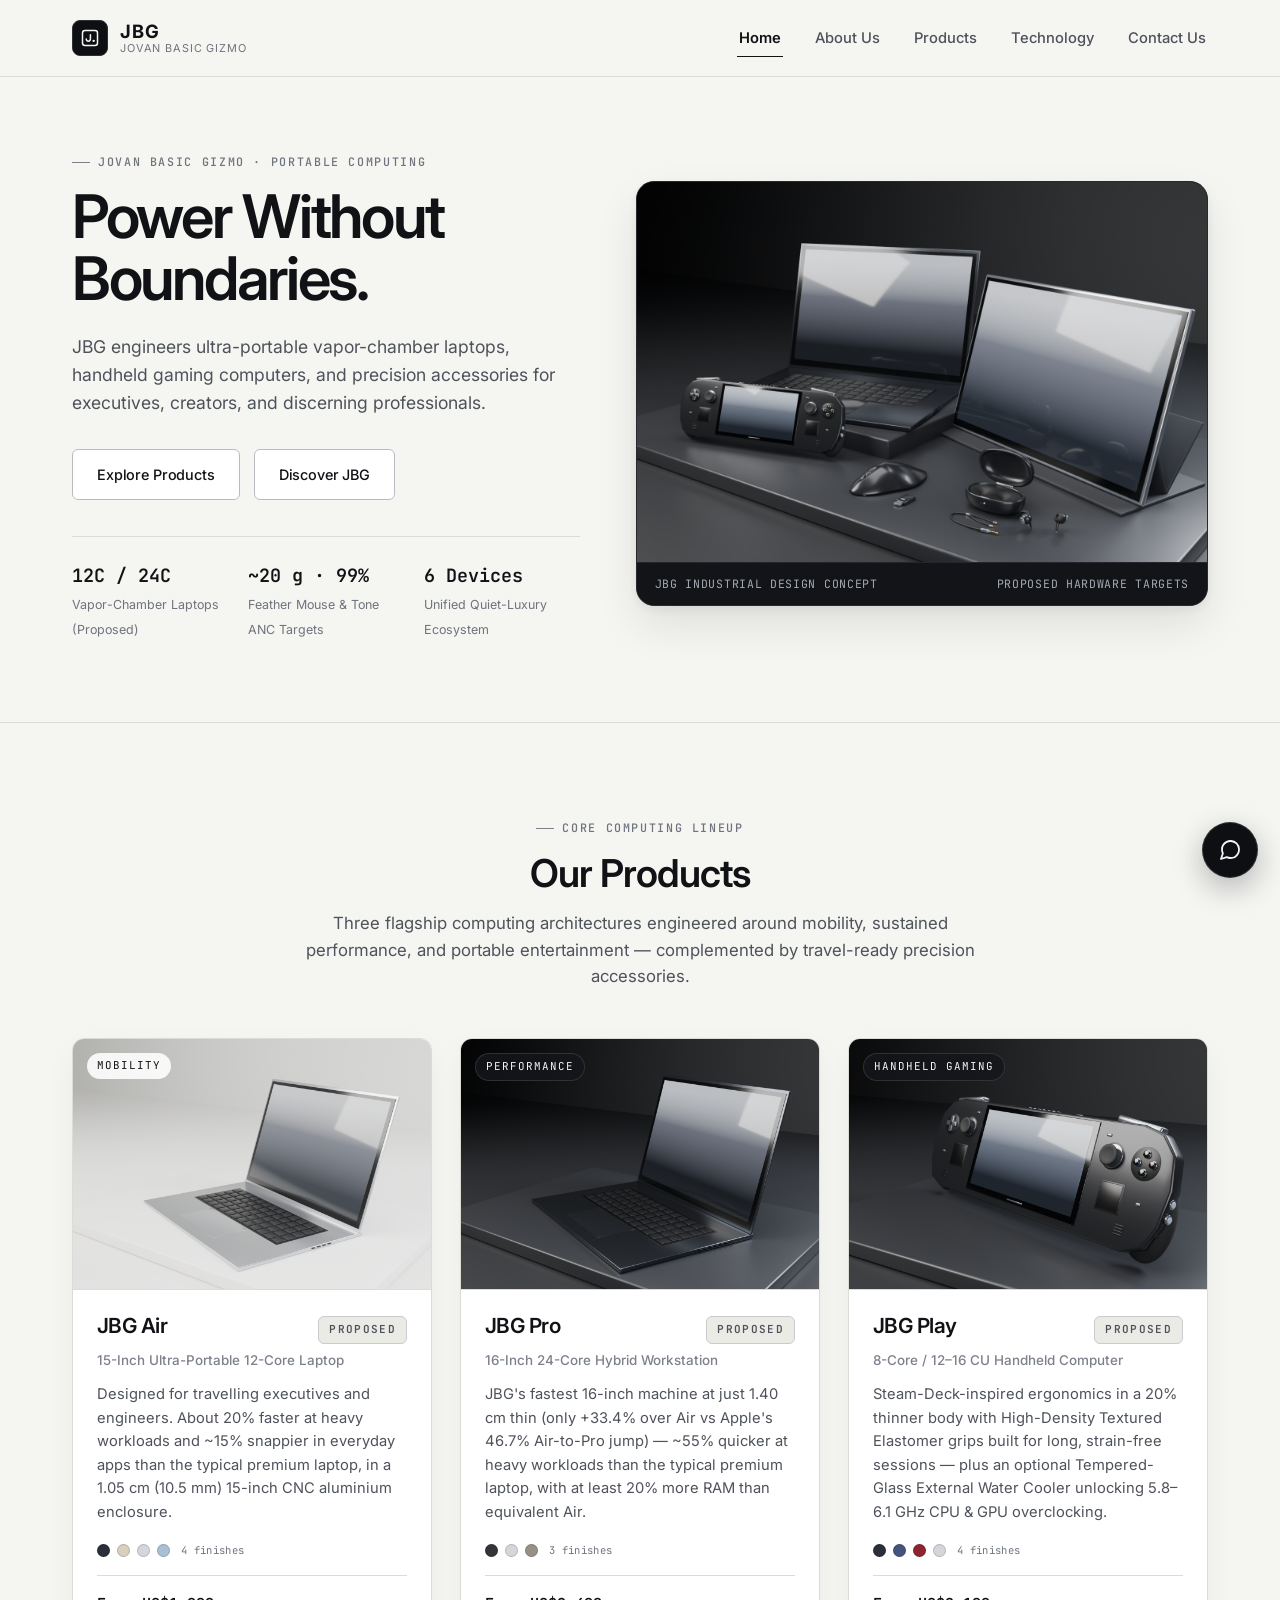
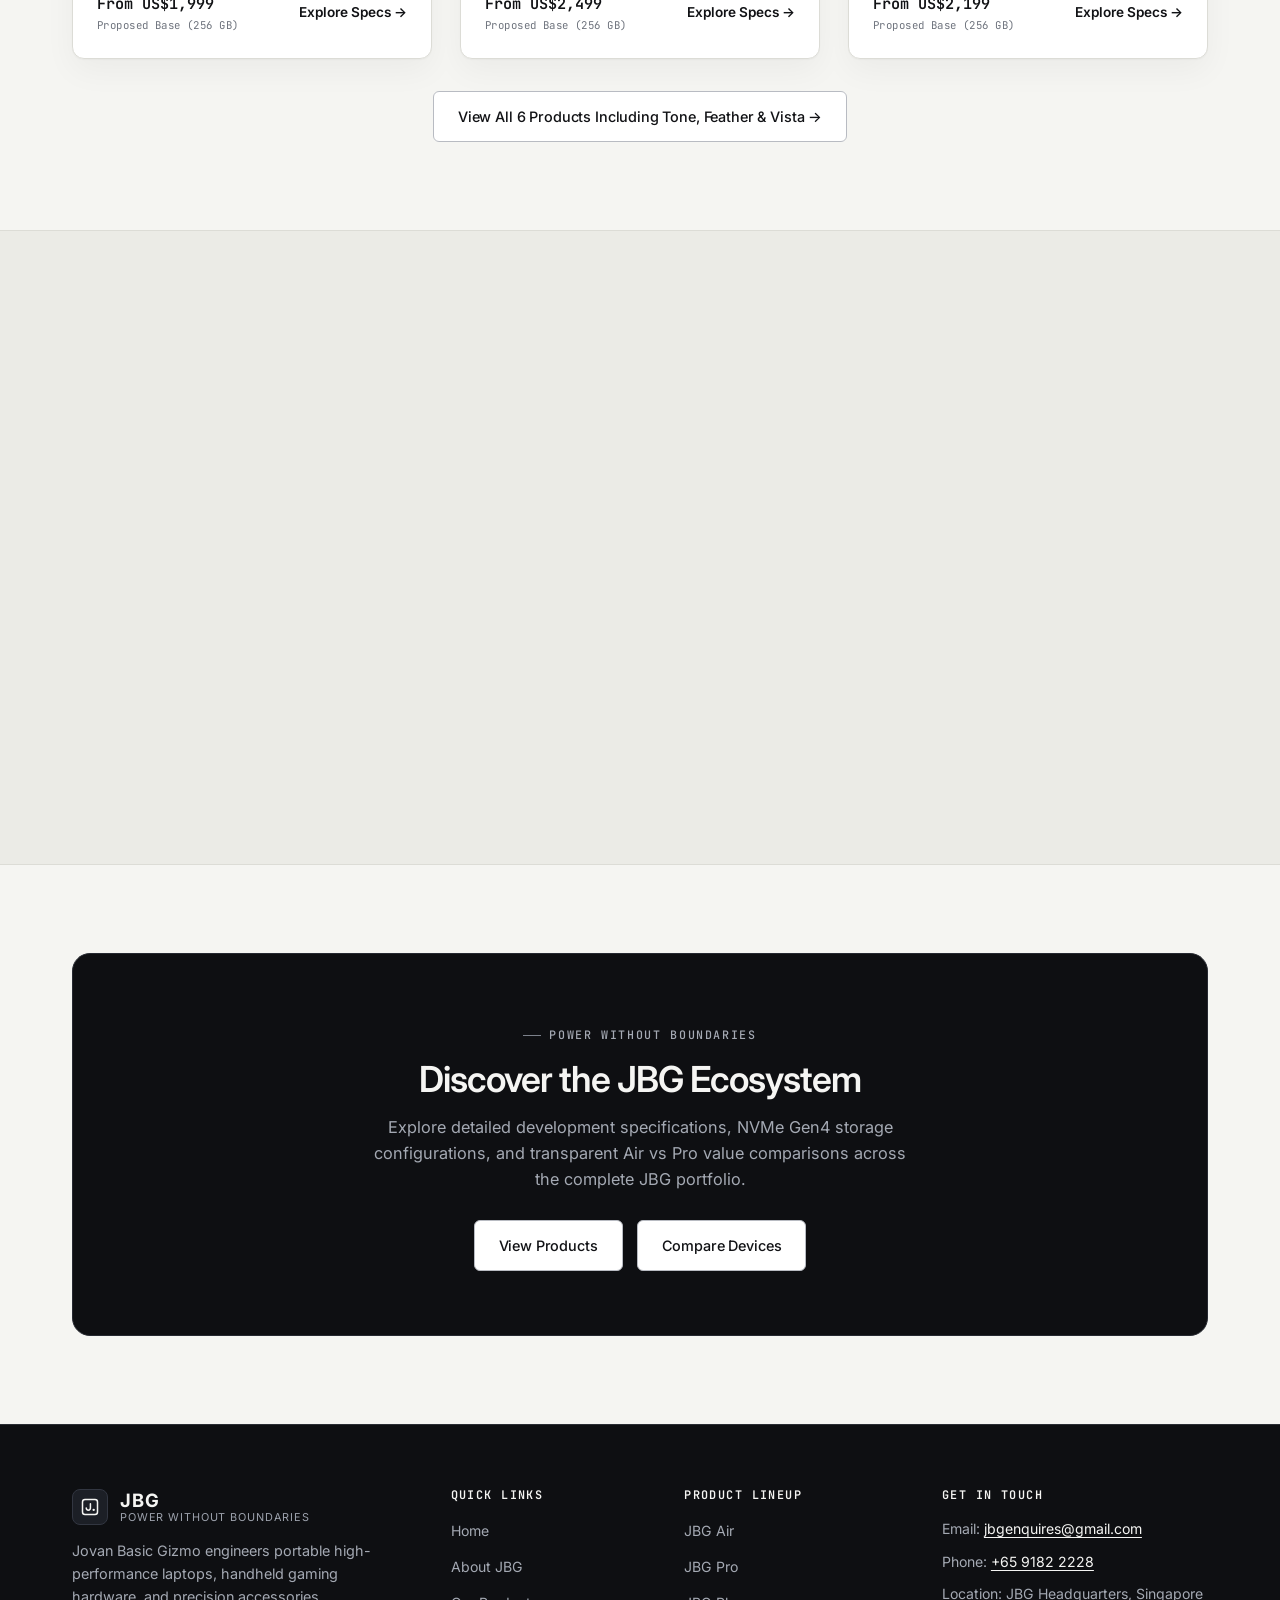
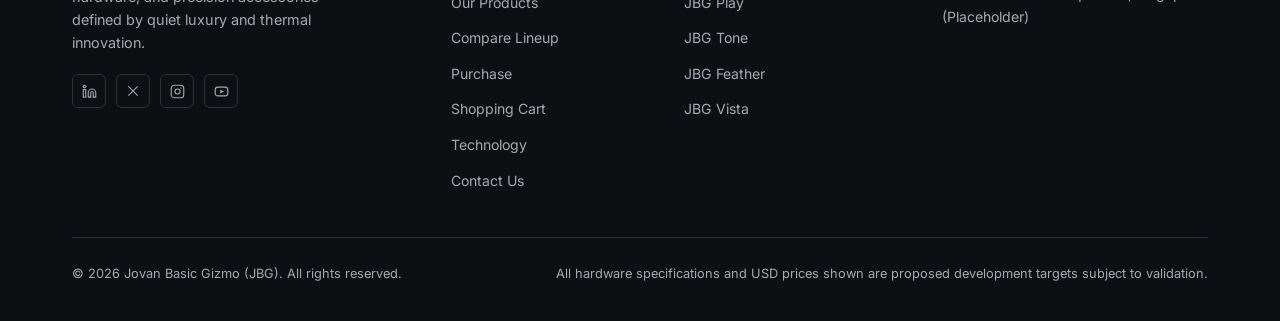
<file: index.html>
<!DOCTYPE html>
<html lang="en">
<head>
  <meta charset="UTF-8">
  <meta name="viewport" content="width=device-width, initial-scale=1.0">
  <title>Home — Power Without Boundaries — JBG | Jovan Basic Gizmo</title>
  <link rel="preconnect" href="https://fonts.googleapis.com">
  <link rel="preconnect" href="https://fonts.gstatic.com" crossorigin>
  <link href="https://fonts.googleapis.com/css2?family=Inter:wght@400;500;600;700&family=JetBrains+Mono:wght@400;500;600&display=swap" rel="stylesheet">
  <link rel="stylesheet" href="style.css">
</head>
<body data-page="home">
<div class="wrapper">
  <header class="site-header">
    <div class="container header-inner">
      <a href="index.html" class="brand" aria-label="JBG — Jovan Basic Gizmo Home">
        <span class="brand-mark"><svg width="20" height="20" viewBox="0 0 24 24" fill="none" stroke="currentColor" stroke-width="1.8" stroke-linecap="round" stroke-linejoin="round" aria-hidden="true"><rect x="3" y="3" width="18" height="18" rx="3"/><path d="M12.5 8v5.3a2.5 2.5 0 0 1-5 0"/><circle cx="16.4" cy="15.4" r="1.4" fill="currentColor" stroke="none"/></svg></span>
        <span class="brand-text">
          <span class="brand-name">JBG</span>
          <span class="brand-sub">Jovan Basic Gizmo</span>
        </span>
      </a>
      <nav class="site-nav" aria-label="Primary Navigation">
        <ul class="nav-list">
          <li><a href="index.html">Home</a></li>
          <li><a href="aboutus.html">About Us</a></li>
          <li class="has-dropdown">
            <a href="products.html">Products</a>
            <div class="nav-dropdown" role="menu" aria-label="JBG Product Lineup">
              <a href="products.html"><span>All Products</span><span>6</span></a>
              <div class="dropdown-divider"></div>
              <a href="air-specifications.html"><span>JBG Air</span><span>12C Laptop</span></a>
              <a href="pro-specifications.html"><span>JBG Pro</span><span>24C Laptop</span></a>
              <a href="play-specifications.html"><span>JBG Play</span><span>Handheld</span></a>
              <div class="dropdown-divider"></div>
              <a href="tone-specifications.html"><span>JBG Tone</span><span>ANC Audio</span></a>
              <a href="feather-specifications.html"><span>JBG Feather</span><span>20g Mouse</span></a>
              <a href="vista-specifications.html"><span>JBG Vista</span><span>16&quot; Display</span></a>
              <div class="dropdown-divider"></div>
              <a href="compare.html"><span>Compare Products</span><span>&rarr;</span></a>
              <a href="purchase.html"><span>Purchase</span><span>&rarr;</span></a>
              <a href="cart.html"><span>Shopping Cart</span><span>&rarr;</span></a>
            </div>
          </li>
          <li><a href="technology.html">Technology</a></li>
          <li><a href="contactus.html">Contact Us</a></li>
        </ul>
      </nav>
    </div>
  </header>

  <main class="site-main">
    <section class="hero">
      <div class="container hero-grid">
        <div>
          <span class="eyebrow">Jovan Basic Gizmo &middot; Portable Computing</span>
          <h1 class="hero-title">Power Without<br>Boundaries.</h1>
          <p class="hero-desc">
            JBG engineers ultra-portable vapor-chamber laptops, handheld gaming computers, and precision accessories for executives, creators, and discerning professionals.
          </p>
          <div class="hero-actions">
            <a href="products.html" class="btn btn-primary">Explore Products</a>
            <a href="aboutus.html" class="btn btn-outline">Discover JBG</a>
          </div>
          <div class="hero-metrics">
            <div class="hero-metric">
              <strong>12C / 24C</strong>
              <span>Vapor-Chamber Laptops (Proposed)</span>
            </div>
            <div class="hero-metric">
              <strong>~20 g &middot; 99%</strong>
              <span>Feather Mouse &amp; Tone ANC Targets</span>
            </div>
            <div class="hero-metric">
              <strong>6 Devices</strong>
              <span>Unified Quiet-Luxury Ecosystem</span>
            </div>
          </div>
        </div>
        <div class="hero-visual-frame">
          <img src="assets/hero-ecosystem.png" alt="JBG product ecosystem studio render featuring JBG Pro, JBG Vista, JBG Play, JBG Feather, and JBG Tone">
          <div class="visual-caption">
            <span>JBG INDUSTRIAL DESIGN CONCEPT</span>
            <span>PROPOSED HARDWARE TARGETS</span>
          </div>
        </div>
      </div>
    </section>

    <section class="section">
      <div class="container">
        <div class="section-header centered">
          <span class="eyebrow">Core Computing Lineup</span>
          <h2 class="section-title">Our Products</h2>
          <p class="section-lead">
            Three flagship computing architectures engineered around mobility, sustained performance, and portable entertainment — complemented by travel-ready precision accessories.
          </p>
        </div>
        <div class="cards-grid-3">
          <article class="product-card">
            <a href="air-specifications.html" class="product-card-media">
              <span class="card-category-tag">Mobility</span>
              <img src="assets/jbg-air.png" alt="JBG Air ultra-portable anodized aluminium laptop">
            </a>
            <div class="product-card-body">
              <div class="product-card-title-row">
                <h3>JBG Air</h3>
                <span class="badge-proposed">Proposed</span>
              </div>
              <div class="product-card-sub">15-Inch Ultra-Portable 12-Core Laptop</div>
              <p class="product-card-desc">
                Designed for travelling executives and engineers. About 20% faster at heavy workloads and ~15% snappier in everyday apps than the typical premium laptop, in a 1.05 cm (10.5 mm) 15-inch CNC aluminium enclosure.
              </p>
              <div class="dot-row" aria-label="Available finishes">
                <span class="dot" style="background:#2A2F38" title="Midnight"></span>
                <span class="dot" style="background:#D8CFBF" title="Starlight"></span>
                <span class="dot" style="background:#D4D6D9" title="Silver"></span>
                <span class="dot" style="background:#A9BFD3" title="Sky Blue"></span>
                <span class="dot-label">4 finishes</span>
              </div>
              <div class="product-card-footer">
                <div class="price-tag">From US$1,999 <small>Proposed Base (256 GB)</small></div>
                <a href="air-specifications.html" class="card-link">Explore Specs &rarr;</a>
              </div>
            </div>
          </article>

          <article class="product-card">
            <a href="pro-specifications.html" class="product-card-media dark-stage">
              <span class="card-category-tag">Performance</span>
              <img src="assets/jbg-pro.png" alt="JBG Pro space-titanium 24-core workstation laptop">
            </a>
            <div class="product-card-body">
              <div class="product-card-title-row">
                <h3>JBG Pro</h3>
                <span class="badge-proposed">Proposed</span>
              </div>
              <div class="product-card-sub">16-Inch 24-Core Hybrid Workstation</div>
              <p class="product-card-desc">
                JBG's fastest 16-inch machine at just 1.40 cm thin (only +33.4% over Air vs Apple's 46.7% Air-to-Pro jump) — ~55% quicker at heavy workloads than the typical premium laptop, with at least 20% more RAM than equivalent Air.
              </p>
              <div class="dot-row" aria-label="Available finishes">
                <span class="dot" style="background:#333538" title="Space Black"></span>
                <span class="dot" style="background:#D4D6D9" title="Silver"></span>
                <span class="dot" style="background:#989086" title="Natural Titanium"></span>
                <span class="dot-label">3 finishes</span>
              </div>
              <div class="product-card-footer">
                <div class="price-tag">From US$2,499 <small>Proposed Base (256 GB)</small></div>
                <a href="pro-specifications.html" class="card-link">Explore Specs &rarr;</a>
              </div>
            </div>
          </article>

          <article class="product-card">
            <a href="play-specifications.html" class="product-card-media dark-stage">
              <span class="card-category-tag">Handheld Gaming</span>
              <img src="assets/jbg-play.png" alt="JBG Play matte charcoal and titanium handheld gaming computer">
            </a>
            <div class="product-card-body">
              <div class="product-card-title-row">
                <h3>JBG Play</h3>
                <span class="badge-proposed">Proposed</span>
              </div>
              <div class="product-card-sub">8-Core / 12&ndash;16 CU Handheld Computer</div>
              <p class="product-card-desc">
                Steam-Deck-inspired ergonomics in a 20% thinner body with High-Density Textured Elastomer grips built for long, strain-free sessions — plus an optional Tempered-Glass External Water Cooler unlocking 5.8&ndash;6.1 GHz CPU &amp; GPU overclocking.
              </p>
              <div class="dot-row" aria-label="Available finishes">
                <span class="dot" style="background:#2A2F38" title="Midnight"></span>
                <span class="dot" style="background:#44547E" title="Ultramarine"></span>
                <span class="dot" style="background:#8E2430" title="Crimson"></span>
                <span class="dot" style="background:#D4D6D9" title="Silver"></span>
                <span class="dot-label">4 finishes</span>
              </div>
              <div class="product-card-footer">
                <div class="price-tag">From US$2,199 <small>Proposed Base (256 GB)</small></div>
                <a href="play-specifications.html" class="card-link">Explore Specs &rarr;</a>
              </div>
            </div>
          </article>
        </div>

        <div style="margin-top: 32px; text-align: center;">
          <a href="products.html" class="btn btn-outline">View All 6 Products Including Tone, Feather &amp; Vista &rarr;</a>
        </div>
      </div>
    </section>

    <section class="section section-subtle">
      <div class="container">
        <div class="section-header centered">
          <span class="eyebrow">Engineering Pillars</span>
          <h2 class="section-title">Why Choose Us</h2>
          <p class="section-lead">
            Every JBG product balances industrial restraint with measurable thermal and mechanical discipline.
          </p>
        </div>
        <div class="cards-grid-3">
          <div class="pillar-card">
            <div class="pillar-icon" aria-hidden="true">
              <svg width="22" height="22" viewBox="0 0 24 24" fill="none" stroke="currentColor" stroke-width="1.7"><rect x="4" y="4" width="16" height="16" rx="2"/><rect x="9" y="9" width="6" height="6"/><path d="M9 1v3M15 1v3M9 20v3M15 20v3M20 9h3M20 14h3M1 9h3M1 14h3"/></svg>
            </div>
            <h3>Premium Engineering</h3>
            <p>Precision CNC-milled aluminium, titanium accents, and carbon-composite structures engineered for rigidity without excess mass.</p>
          </div>
          <div class="pillar-card">
            <div class="pillar-icon" aria-hidden="true">
              <svg width="22" height="22" viewBox="0 0 24 24" fill="none" stroke="currentColor" stroke-width="1.7"><path d="M13 2L3 14h9l-1 8 10-12h-9l1-8z"/></svg>
            </div>
            <h3>Portable Performance</h3>
            <p>Architectures tuned around realistic sustained power envelopes so mobility never forces compromise on demanding workflows.</p>
          </div>
          <div class="pillar-card">
            <div class="pillar-icon" aria-hidden="true">
              <svg width="22" height="22" viewBox="0 0 24 24" fill="none" stroke="currentColor" stroke-width="1.7"><path d="M12 2v20M4.93 4.93l14.14 14.14M2 12h20M4.93 19.07L19.07 4.93"/></svg>
            </div>
            <h3>Innovative Technology</h3>
            <p>Vapor-chamber heat spreaders bonded with liquid-metal thermal interface, paired with low-RPM fans — engineered from first principles for near-silent operation.</p>
          </div>
        </div>
      </div>
    </section>

    <section class="section">
      <div class="container">
        <div class="cta-banner">
          <span class="eyebrow" style="color: #a4a9b3;">Power Without Boundaries</span>
          <h2>Discover the JBG Ecosystem</h2>
          <p>
            Explore detailed development specifications, NVMe Gen4 storage configurations, and transparent Air vs Pro value comparisons across the complete JBG portfolio.
          </p>
          <div class="cta-actions">
            <a href="products.html" class="btn btn-light">View Products</a>
            <a href="compare.html" class="btn btn-outline">Compare Devices</a>
          </div>
        </div>
      </div>
    </section>
  </main>

  <footer class="site-footer">
    <div class="container">
      <div class="footer-grid">
        <div>
          <a href="index.html" class="brand" style="color: #f5f5f3;">
            <span class="brand-mark" style="background:#1c1f26;border-color:#323641;"><svg width="20" height="20" viewBox="0 0 24 24" fill="none" stroke="currentColor" stroke-width="1.8" stroke-linecap="round" stroke-linejoin="round" aria-hidden="true"><rect x="3" y="3" width="18" height="18" rx="3"/><path d="M12.5 8v5.3a2.5 2.5 0 0 1-5 0"/><circle cx="16.4" cy="15.4" r="1.4" fill="currentColor" stroke="none"/></svg></span>
            <span class="brand-text">
              <span class="brand-name" style="color:#f5f5f3;">JBG</span>
              <span class="brand-sub" style="color:#9da2ad;">Power Without Boundaries</span>
            </span>
          </a>
          <p class="footer-brand-desc">
            Jovan Basic Gizmo engineers portable high-performance laptops, handheld gaming hardware, and precision accessories defined by quiet luxury and thermal innovation.
          </p>
          <div class="footer-socials" aria-label="JBG Social Media">
            <a href="https://linkedin.com" target="_blank" rel="noopener noreferrer" aria-label="JBG on LinkedIn">
              <svg width="15" height="15" viewBox="0 0 24 24" fill="none" stroke="currentColor" stroke-width="1.8"><path d="M16 8a6 6 0 0 1 6 6v7h-4v-7a2 2 0 0 0-2-2 2 2 0 0 0-2 2v7h-4v-7a6 6 0 0 1 6-6z"/><rect x="2" y="9" width="4" height="12"/><circle cx="4" cy="4" r="2"/></svg>
            </a>
            <a href="https://x.com" target="_blank" rel="noopener noreferrer" aria-label="JBG on X">
              <svg width="14" height="14" viewBox="0 0 24 24" fill="none" stroke="currentColor" stroke-width="1.8"><path d="M4 4l16 16M20 4L4 20"/></svg>
            </a>
            <a href="https://instagram.com" target="_blank" rel="noopener noreferrer" aria-label="JBG on Instagram">
              <svg width="15" height="15" viewBox="0 0 24 24" fill="none" stroke="currentColor" stroke-width="1.8"><rect x="2" y="2" width="20" height="20" rx="5"/><circle cx="12" cy="12" r="4"/><circle cx="17.5" cy="6.5" r="1" fill="currentColor" stroke="none"/></svg>
            </a>
            <a href="https://youtube.com" target="_blank" rel="noopener noreferrer" aria-label="JBG on YouTube">
              <svg width="15" height="15" viewBox="0 0 24 24" fill="none" stroke="currentColor" stroke-width="1.8"><rect x="2" y="5" width="20" height="14" rx="4"/><polygon points="10,9 16,12 10,15" fill="currentColor" stroke="none"/></svg>
            </a>
          </div>
        </div>
        <div>
          <h3 class="footer-heading">Quick Links</h3>
          <ul class="footer-links">
            <li><a href="index.html">Home</a></li>
            <li><a href="aboutus.html">About JBG</a></li>
            <li><a href="products.html">Our Products</a></li>
            <li><a href="compare.html">Compare Lineup</a></li>
            <li><a href="purchase.html">Purchase</a></li>
            <li><a href="cart.html">Shopping Cart</a></li>
            <li><a href="technology.html">Technology</a></li>
            <li><a href="contactus.html">Contact Us</a></li>
          </ul>
        </div>
        <div>
          <h3 class="footer-heading">Product Lineup</h3>
          <ul class="footer-links">
            <li><a href="air-specifications.html">JBG Air</a></li>
            <li><a href="pro-specifications.html">JBG Pro</a></li>
            <li><a href="play-specifications.html">JBG Play</a></li>
            <li><a href="tone-specifications.html">JBG Tone</a></li>
            <li><a href="feather-specifications.html">JBG Feather</a></li>
            <li><a href="vista-specifications.html">JBG Vista</a></li>
          </ul>
        </div>
        <div>
          <h3 class="footer-heading">Get in Touch</h3>
          <ul class="footer-contact-list">
            <li>Email: <a href="mailto:jbgenquires@gmail.com">jbgenquires@gmail.com</a></li>
            <li>Phone: <a href="tel:+6591822228">+65 9182 2228</a></li>
            <li>Location: JBG Headquarters, Singapore (Placeholder)</li>
          </ul>
        </div>
      </div>
      <div class="footer-bottom">
        <span>&copy; 2026 Jovan Basic Gizmo (JBG). All rights reserved.</span>
        <span>All hardware specifications and USD prices shown are proposed development targets subject to validation.</span>
      </div>
    </div>
  </footer>
</div>

<script src="assistant.js" defer></script>
<script>
  (function () {
    var isShot = location.search.indexOf('shot=1') !== -1;
    if (isShot) {
      document.documentElement.style.background = '#00ff66';
      document.body.style.background = '#00ff66';
      var w = document.querySelector('.wrapper');
      if (w) { w.style.minHeight = '0'; w.style.background = 'var(--bg)'; }
      return;
    }
    var header = document.querySelector('.site-header');
    function onScroll() {
      if (header) header.classList.toggle('is-scrolled', window.scrollY > 12);
    }
    window.addEventListener('scroll', onScroll, { passive: true });
    onScroll();

    document.documentElement.classList.add('jbg-motion');

    var main = document.querySelector('.site-main');
    window.addEventListener('pageshow', function () {
      if (main) main.classList.remove('is-leaving');
    });

    document.addEventListener('click', function (e) {
      if (e.defaultPrevented || e.button !== 0 || e.metaKey || e.ctrlKey || e.shiftKey || e.altKey) return;
      var a = e.target.closest('a');
      if (!a || !main) return;
      var href = a.getAttribute('href');
      if (!href || href.charAt(0) === '#' || a.target === '_blank' || /^(mailto:|tel:|https?:)/i.test(href)) return;
      e.preventDefault();
      main.classList.add('is-leaving');
      setTimeout(function () { location.href = a.href; }, 145);
    });

    var targets = Array.prototype.slice.call(document.querySelectorAll(
      '.section:not(.hero) .section-header, .product-card, .pillar-card, .mvv-card, .stat-card, .rule-card, .compare-table-wrap, .spec-table-wrap, .cta-banner, .split-grid > *'
    ));
    if (!targets.length || !('IntersectionObserver' in window)) return;

    var gridCount = new WeakMap();
    var topSection = document.querySelector('.site-main section');
    targets.forEach(function (el) {
      if (topSection && topSection.contains(el)) return;
      if (el.getBoundingClientRect().top < window.innerHeight) return;
      var p = el.parentElement;
      var idx = gridCount.get(p) || 0;
      gridCount.set(p, idx + 1);
      el.style.setProperty('--reveal-delay', Math.min(idx * 150, 600) + 'ms');
      el.classList.add('reveal-item');
    });

    var io = new IntersectionObserver(function (entries) {
      entries.forEach(function (entry) {
        if (!entry.isIntersecting) return;
        entry.target.classList.add('is-visible');
        io.unobserve(entry.target);
      });
    }, { threshold: 0.08, rootMargin: '0px 0px -36px 0px' });

    targets.forEach(function (el) {
      if (el.classList.contains('reveal-item')) io.observe(el);
    });

    document.addEventListener('click', function (e) {
      var sel = e.target.closest('.filter-tab, .swatch-btn, .model-card, .config-card:not(.static-box), .bank-chip');
      if (!sel || sel.disabled) return;
      sel.classList.remove('select-pop');
      void sel.offsetWidth;
      sel.classList.add('select-pop');
    });
  })();
</script>
</body>
</html>
</file>
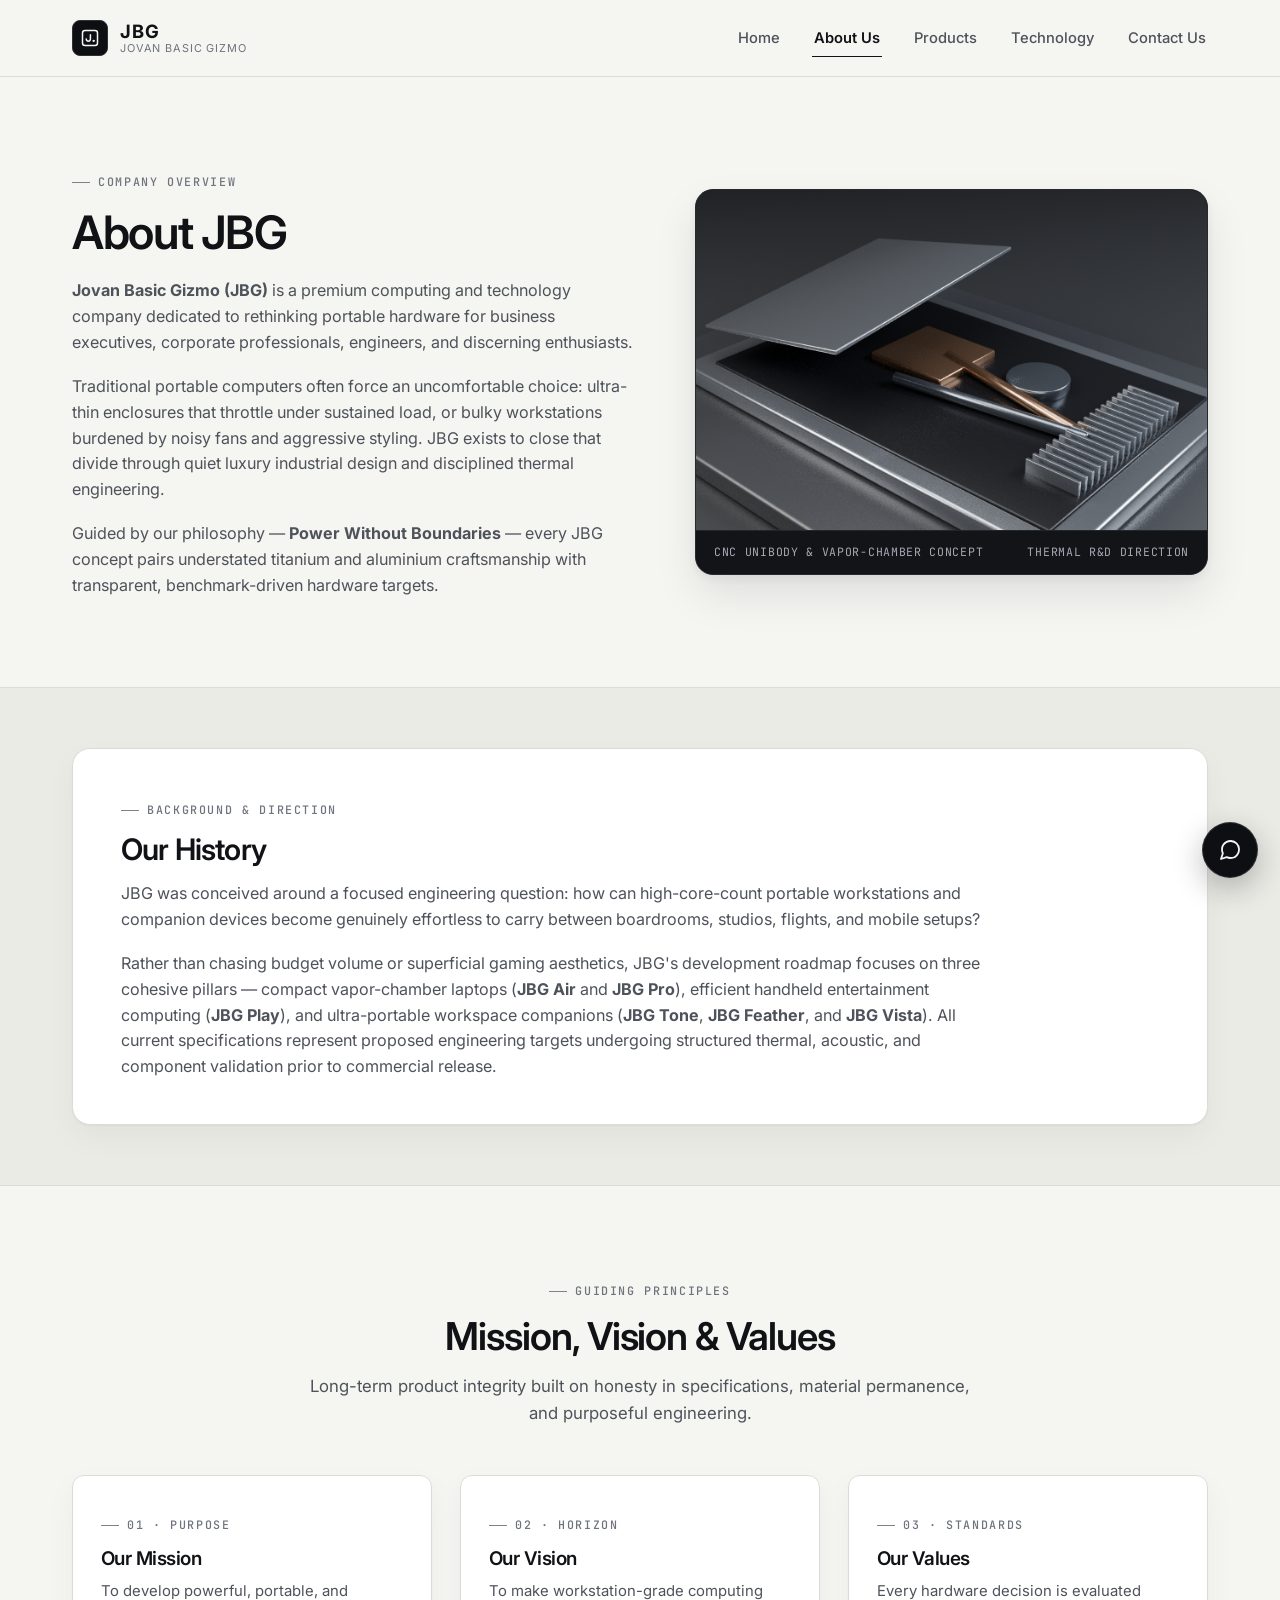
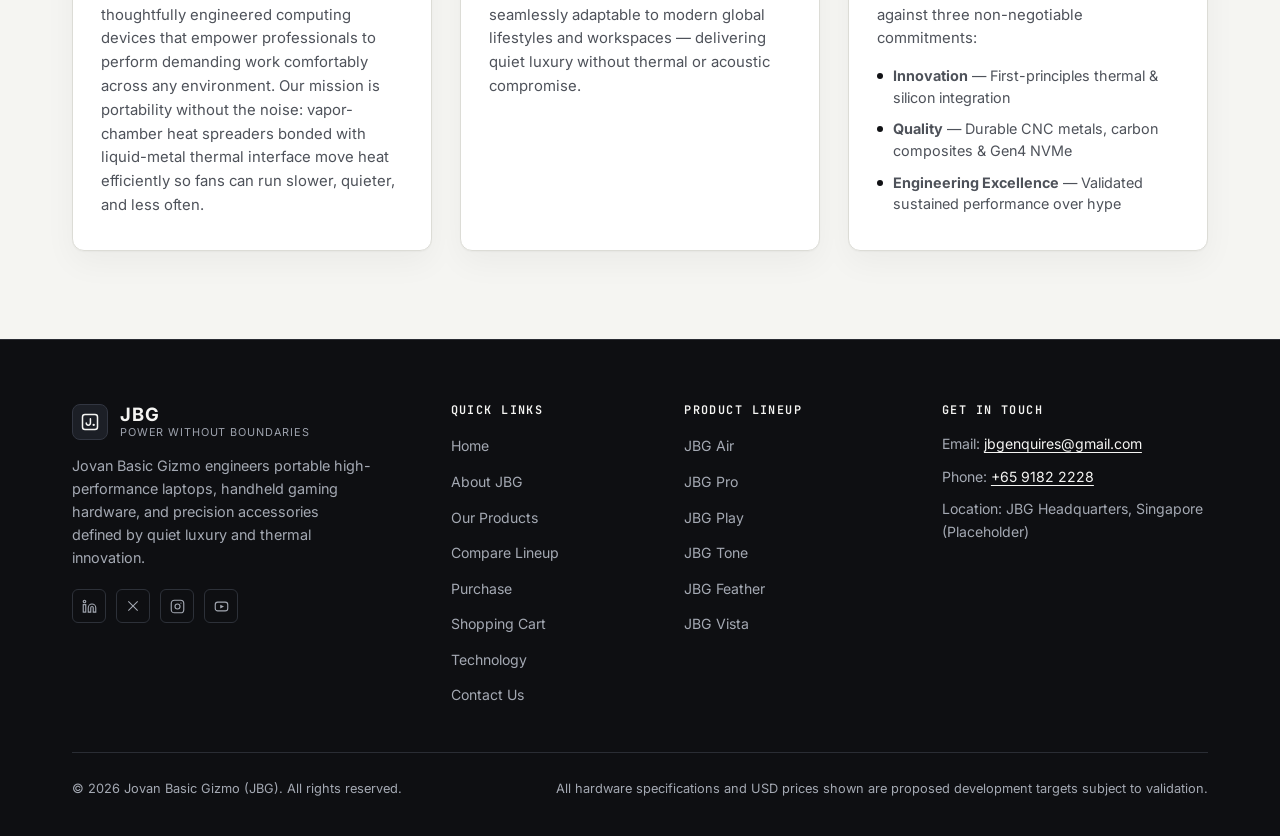
<file: aboutus.html>
<!DOCTYPE html>
<html lang="en">
<head>
  <meta charset="UTF-8">
  <meta name="viewport" content="width=device-width, initial-scale=1.0">
  <title>About JBG — JBG | Jovan Basic Gizmo</title>
  <link rel="preconnect" href="https://fonts.googleapis.com">
  <link rel="preconnect" href="https://fonts.gstatic.com" crossorigin>
  <link href="https://fonts.googleapis.com/css2?family=Inter:wght@400;500;600;700&family=JetBrains+Mono:wght@400;500;600&display=swap" rel="stylesheet">
  <link rel="stylesheet" href="style.css">
</head>
<body data-page="about">
<div class="wrapper">
  <header class="site-header">
    <div class="container header-inner">
      <a href="index.html" class="brand" aria-label="JBG — Jovan Basic Gizmo Home">
        <span class="brand-mark"><svg width="20" height="20" viewBox="0 0 24 24" fill="none" stroke="currentColor" stroke-width="1.8" stroke-linecap="round" stroke-linejoin="round" aria-hidden="true"><rect x="3" y="3" width="18" height="18" rx="3"/><path d="M12.5 8v5.3a2.5 2.5 0 0 1-5 0"/><circle cx="16.4" cy="15.4" r="1.4" fill="currentColor" stroke="none"/></svg></span>
        <span class="brand-text">
          <span class="brand-name">JBG</span>
          <span class="brand-sub">Jovan Basic Gizmo</span>
        </span>
      </a>
      <nav class="site-nav" aria-label="Primary Navigation">
        <ul class="nav-list">
          <li><a href="index.html">Home</a></li>
          <li><a href="aboutus.html">About Us</a></li>
          <li class="has-dropdown">
            <a href="products.html">Products</a>
            <div class="nav-dropdown" role="menu" aria-label="JBG Product Lineup">
              <a href="products.html"><span>All Products</span><span>6</span></a>
              <div class="dropdown-divider"></div>
              <a href="air-specifications.html"><span>JBG Air</span><span>12C Laptop</span></a>
              <a href="pro-specifications.html"><span>JBG Pro</span><span>24C Laptop</span></a>
              <a href="play-specifications.html"><span>JBG Play</span><span>Handheld</span></a>
              <div class="dropdown-divider"></div>
              <a href="tone-specifications.html"><span>JBG Tone</span><span>ANC Audio</span></a>
              <a href="feather-specifications.html"><span>JBG Feather</span><span>20g Mouse</span></a>
              <a href="vista-specifications.html"><span>JBG Vista</span><span>16&quot; Display</span></a>
              <div class="dropdown-divider"></div>
              <a href="compare.html"><span>Compare Products</span><span>&rarr;</span></a>
              <a href="purchase.html"><span>Purchase</span><span>&rarr;</span></a>
              <a href="cart.html"><span>Shopping Cart</span><span>&rarr;</span></a>
            </div>
          </li>
          <li><a href="technology.html">Technology</a></li>
          <li><a href="contactus.html">Contact Us</a></li>
        </ul>
      </nav>
    </div>
  </header>

  <main class="site-main">
    <section class="section">
      <div class="container split-grid">
        <div class="prose">
          <span class="eyebrow">Company Overview</span>
          <h1 class="section-title" style="font-size: clamp(2.2rem, 3.6vw, 3.2rem); margin-bottom: 20px;">About JBG</h1>
          <p>
            <strong>Jovan Basic Gizmo (JBG)</strong> is a premium computing and technology company dedicated to rethinking portable hardware for business executives, corporate professionals, engineers, and discerning enthusiasts.
          </p>
          <p>
            Traditional portable computers often force an uncomfortable choice: ultra-thin enclosures that throttle under sustained load, or bulky workstations burdened by noisy fans and aggressive styling. JBG exists to close that divide through quiet luxury industrial design and disciplined thermal engineering.
          </p>
          <p>
            Guided by our philosophy — <strong>Power Without Boundaries</strong> — every JBG concept pairs understated titanium and aluminium craftsmanship with transparent, benchmark-driven hardware targets.
          </p>
        </div>
        <div class="hero-visual-frame">
          <img src="assets/about-engineering.png" alt="Cutaway studio render of JBG CNC aluminium unibody with vapor-chamber heat spreader and low-noise fan assembly">
          <div class="visual-caption">
            <span>CNC UNIBODY &amp; VAPOR-CHAMBER CONCEPT</span>
            <span>THERMAL R&amp;D DIRECTION</span>
          </div>
        </div>
      </div>
    </section>

    <section class="section section-tight section-subtle">
      <div class="container">
        <div class="history-panel">
          <span class="eyebrow">Background &amp; Direction</span>
          <h2 class="section-title" style="font-size: 1.85rem;">Our History</h2>
          <div class="prose" style="max-width: 880px;">
            <p>
              JBG was conceived around a focused engineering question: how can high-core-count portable workstations and companion devices become genuinely effortless to carry between boardrooms, studios, flights, and mobile setups?
            </p>
            <p>
              Rather than chasing budget volume or superficial gaming aesthetics, JBG's development roadmap focuses on three cohesive pillars — compact vapor-chamber laptops (<strong>JBG Air</strong> and <strong>JBG Pro</strong>), efficient handheld entertainment computing (<strong>JBG Play</strong>), and ultra-portable workspace companions (<strong>JBG Tone</strong>, <strong>JBG Feather</strong>, and <strong>JBG Vista</strong>). All current specifications represent proposed engineering targets undergoing structured thermal, acoustic, and component validation prior to commercial release.
            </p>
          </div>
        </div>
      </div>
    </section>

    <section class="section">
      <div class="container">
        <div class="section-header centered">
          <span class="eyebrow">Guiding Principles</span>
          <h2 class="section-title">Mission, Vision &amp; Values</h2>
          <p class="section-lead">
            Long-term product integrity built on honesty in specifications, material permanence, and purposeful engineering.
          </p>
        </div>
        <div class="cards-grid-3">
          <div class="pillar-card">
            <span class="eyebrow">01 &middot; Purpose</span>
            <h3>Our Mission</h3>
            <p>
              To develop powerful, portable, and thoughtfully engineered computing devices that empower professionals to perform demanding work comfortably across any environment. Our mission is portability without the noise: vapor-chamber heat spreaders bonded with liquid-metal thermal interface move heat efficiently so fans can run slower, quieter, and less often.
            </p>
          </div>
          <div class="pillar-card">
            <span class="eyebrow">02 &middot; Horizon</span>
            <h3>Our Vision</h3>
            <p>
              To make workstation-grade computing seamlessly adaptable to modern global lifestyles and workspaces — delivering quiet luxury without thermal or acoustic compromise.
            </p>
          </div>
          <div class="pillar-card">
            <span class="eyebrow">03 &middot; Standards</span>
            <h3>Our Values</h3>
            <p>Every hardware decision is evaluated against three non-negotiable commitments:</p>
            <ul class="values-list">
              <li><strong>Innovation</strong> — First-principles thermal &amp; silicon integration</li>
              <li><strong>Quality</strong> — Durable CNC metals, carbon composites &amp; Gen4 NVMe</li>
              <li><strong>Engineering Excellence</strong> — Validated sustained performance over hype</li>
            </ul>
          </div>
        </div>
      </div>
    </section>
  </main>

  <footer class="site-footer">
    <div class="container">
      <div class="footer-grid">
        <div>
          <a href="index.html" class="brand" style="color: #f5f5f3;">
            <span class="brand-mark" style="background:#1c1f26;border-color:#323641;"><svg width="20" height="20" viewBox="0 0 24 24" fill="none" stroke="currentColor" stroke-width="1.8" stroke-linecap="round" stroke-linejoin="round" aria-hidden="true"><rect x="3" y="3" width="18" height="18" rx="3"/><path d="M12.5 8v5.3a2.5 2.5 0 0 1-5 0"/><circle cx="16.4" cy="15.4" r="1.4" fill="currentColor" stroke="none"/></svg></span>
            <span class="brand-text">
              <span class="brand-name" style="color:#f5f5f3;">JBG</span>
              <span class="brand-sub" style="color:#9da2ad;">Power Without Boundaries</span>
            </span>
          </a>
          <p class="footer-brand-desc">
            Jovan Basic Gizmo engineers portable high-performance laptops, handheld gaming hardware, and precision accessories defined by quiet luxury and thermal innovation.
          </p>
          <div class="footer-socials" aria-label="JBG Social Media">
            <a href="https://linkedin.com" target="_blank" rel="noopener noreferrer" aria-label="JBG on LinkedIn">
              <svg width="15" height="15" viewBox="0 0 24 24" fill="none" stroke="currentColor" stroke-width="1.8"><path d="M16 8a6 6 0 0 1 6 6v7h-4v-7a2 2 0 0 0-2-2 2 2 0 0 0-2 2v7h-4v-7a6 6 0 0 1 6-6z"/><rect x="2" y="9" width="4" height="12"/><circle cx="4" cy="4" r="2"/></svg>
            </a>
            <a href="https://x.com" target="_blank" rel="noopener noreferrer" aria-label="JBG on X">
              <svg width="14" height="14" viewBox="0 0 24 24" fill="none" stroke="currentColor" stroke-width="1.8"><path d="M4 4l16 16M20 4L4 20"/></svg>
            </a>
            <a href="https://instagram.com" target="_blank" rel="noopener noreferrer" aria-label="JBG on Instagram">
              <svg width="15" height="15" viewBox="0 0 24 24" fill="none" stroke="currentColor" stroke-width="1.8"><rect x="2" y="2" width="20" height="20" rx="5"/><circle cx="12" cy="12" r="4"/><circle cx="17.5" cy="6.5" r="1" fill="currentColor" stroke="none"/></svg>
            </a>
            <a href="https://youtube.com" target="_blank" rel="noopener noreferrer" aria-label="JBG on YouTube">
              <svg width="15" height="15" viewBox="0 0 24 24" fill="none" stroke="currentColor" stroke-width="1.8"><rect x="2" y="5" width="20" height="14" rx="4"/><polygon points="10,9 16,12 10,15" fill="currentColor" stroke="none"/></svg>
            </a>
          </div>
        </div>
        <div>
          <h3 class="footer-heading">Quick Links</h3>
          <ul class="footer-links">
            <li><a href="index.html">Home</a></li>
            <li><a href="aboutus.html">About JBG</a></li>
            <li><a href="products.html">Our Products</a></li>
            <li><a href="compare.html">Compare Lineup</a></li>
            <li><a href="purchase.html">Purchase</a></li>
            <li><a href="cart.html">Shopping Cart</a></li>
            <li><a href="technology.html">Technology</a></li>
            <li><a href="contactus.html">Contact Us</a></li>
          </ul>
        </div>
        <div>
          <h3 class="footer-heading">Product Lineup</h3>
          <ul class="footer-links">
            <li><a href="air-specifications.html">JBG Air</a></li>
            <li><a href="pro-specifications.html">JBG Pro</a></li>
            <li><a href="play-specifications.html">JBG Play</a></li>
            <li><a href="tone-specifications.html">JBG Tone</a></li>
            <li><a href="feather-specifications.html">JBG Feather</a></li>
            <li><a href="vista-specifications.html">JBG Vista</a></li>
          </ul>
        </div>
        <div>
          <h3 class="footer-heading">Get in Touch</h3>
          <ul class="footer-contact-list">
            <li>Email: <a href="mailto:jbgenquires@gmail.com">jbgenquires@gmail.com</a></li>
            <li>Phone: <a href="tel:+6591822228">+65 9182 2228</a></li>
            <li>Location: JBG Headquarters, Singapore (Placeholder)</li>
          </ul>
        </div>
      </div>
      <div class="footer-bottom">
        <span>&copy; 2026 Jovan Basic Gizmo (JBG). All rights reserved.</span>
        <span>All hardware specifications and USD prices shown are proposed development targets subject to validation.</span>
      </div>
    </div>
  </footer>
</div>

<script src="assistant.js" defer></script>
<script>
  (function () {
    var isShot = location.search.indexOf('shot=1') !== -1;
    if (isShot) {
      document.documentElement.style.background = '#00ff66';
      document.body.style.background = '#00ff66';
      var w = document.querySelector('.wrapper');
      if (w) { w.style.minHeight = '0'; w.style.background = 'var(--bg)'; }
      return;
    }
    var header = document.querySelector('.site-header');
    function onScroll() {
      if (header) header.classList.toggle('is-scrolled', window.scrollY > 12);
    }
    window.addEventListener('scroll', onScroll, { passive: true });
    onScroll();

    document.documentElement.classList.add('jbg-motion');

    var main = document.querySelector('.site-main');
    window.addEventListener('pageshow', function () {
      if (main) main.classList.remove('is-leaving');
    });

    document.addEventListener('click', function (e) {
      if (e.defaultPrevented || e.button !== 0 || e.metaKey || e.ctrlKey || e.shiftKey || e.altKey) return;
      var a = e.target.closest('a');
      if (!a || !main) return;
      var href = a.getAttribute('href');
      if (!href || href.charAt(0) === '#' || a.target === '_blank' || /^(mailto:|tel:|https?:)/i.test(href)) return;
      e.preventDefault();
      main.classList.add('is-leaving');
      setTimeout(function () { location.href = a.href; }, 145);
    });

    var targets = Array.prototype.slice.call(document.querySelectorAll(
      '.section:not(.hero) .section-header, .product-card, .pillar-card, .mvv-card, .stat-card, .rule-card, .compare-table-wrap, .spec-table-wrap, .cta-banner, .split-grid > *'
    ));
    if (!targets.length || !('IntersectionObserver' in window)) return;

    var gridCount = new WeakMap();
    var topSection = document.querySelector('.site-main section');
    targets.forEach(function (el) {
      if (topSection && topSection.contains(el)) return;
      if (el.getBoundingClientRect().top < window.innerHeight) return;
      var p = el.parentElement;
      var idx = gridCount.get(p) || 0;
      gridCount.set(p, idx + 1);
      el.style.setProperty('--reveal-delay', Math.min(idx * 150, 600) + 'ms');
      el.classList.add('reveal-item');
    });

    var io = new IntersectionObserver(function (entries) {
      entries.forEach(function (entry) {
        if (!entry.isIntersecting) return;
        entry.target.classList.add('is-visible');
        io.unobserve(entry.target);
      });
    }, { threshold: 0.08, rootMargin: '0px 0px -36px 0px' });

    targets.forEach(function (el) {
      if (el.classList.contains('reveal-item')) io.observe(el);
    });

    document.addEventListener('click', function (e) {
      var sel = e.target.closest('.filter-tab, .swatch-btn, .model-card, .config-card:not(.static-box), .bank-chip');
      if (!sel || sel.disabled) return;
      sel.classList.remove('select-pop');
      void sel.offsetWidth;
      sel.classList.add('select-pop');
    });
  })();
</script>
</body>
</html>
</file>
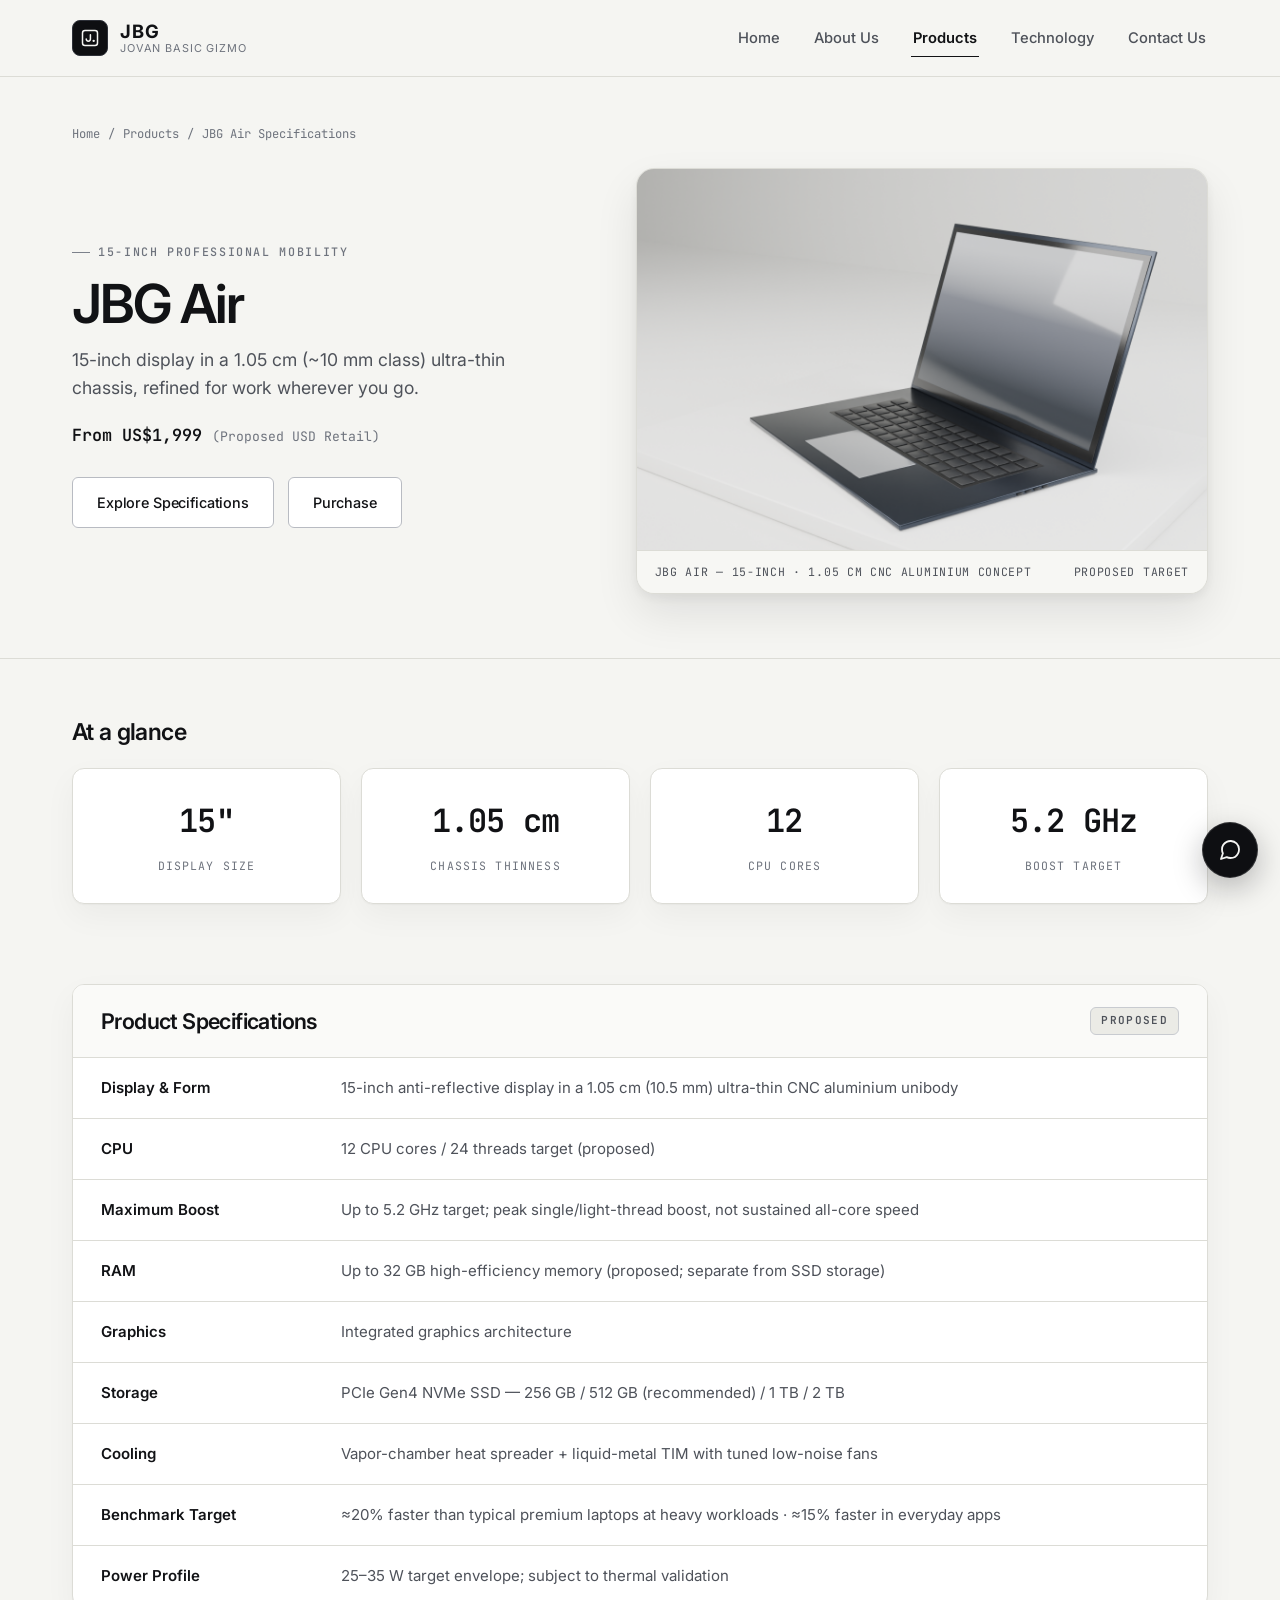
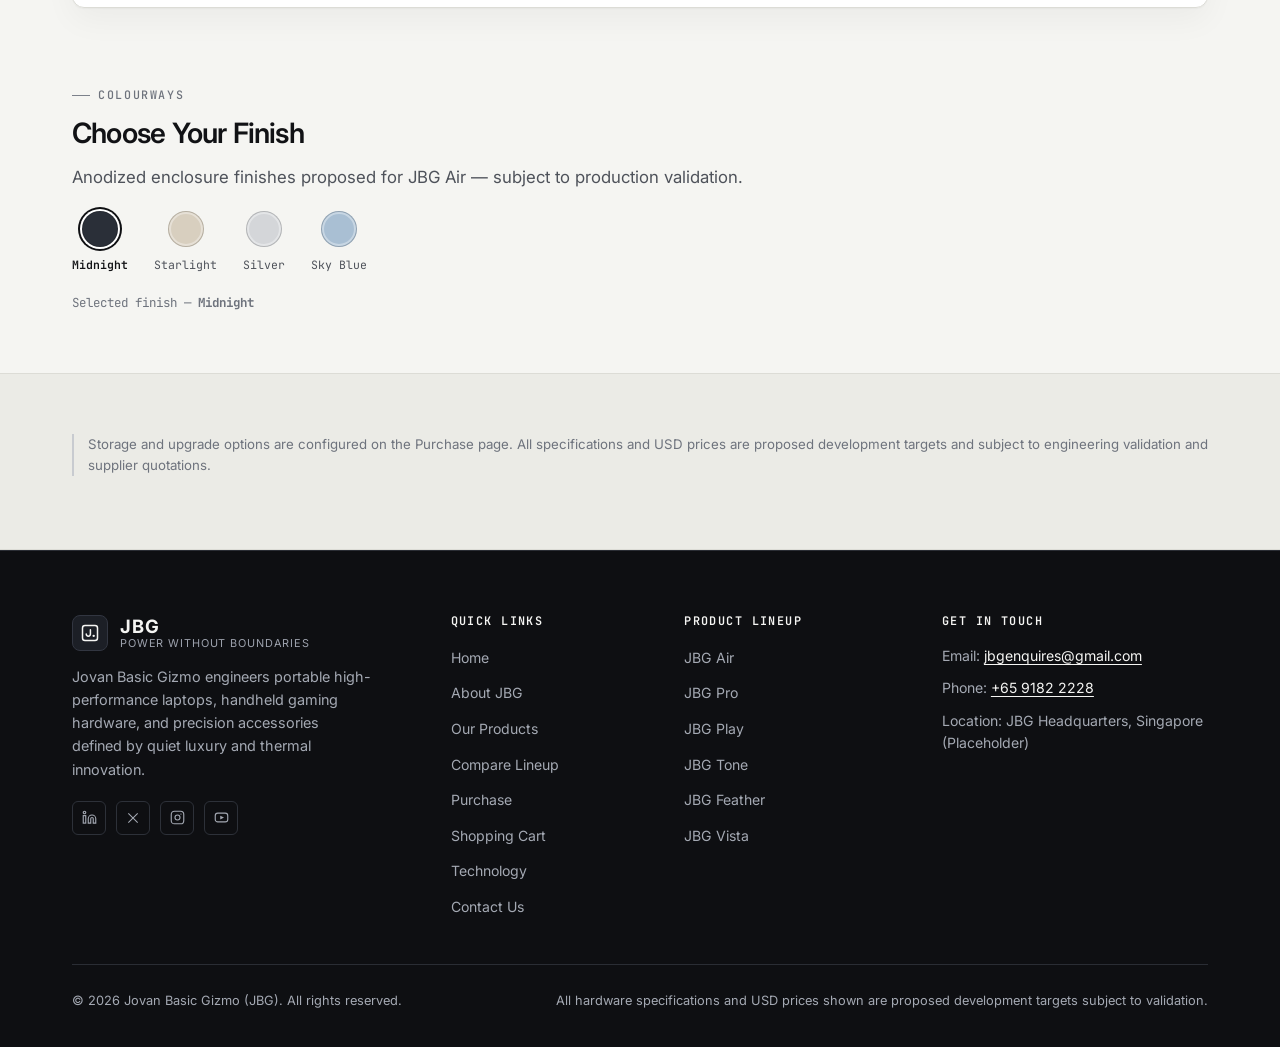
<file: air-specifications.html>
<!DOCTYPE html>
<html lang="en">
<head>
  <meta charset="UTF-8">
  <meta name="viewport" content="width=device-width, initial-scale=1.0">
  <title>JBG Air Specifications — JBG | Jovan Basic Gizmo</title>
  <link rel="preconnect" href="https://fonts.googleapis.com">
  <link rel="preconnect" href="https://fonts.gstatic.com" crossorigin>
  <link href="https://fonts.googleapis.com/css2?family=Inter:wght@400;500;600;700&family=JetBrains+Mono:wght@400;500;600&display=swap" rel="stylesheet">
  <link rel="stylesheet" href="style.css">
</head>
<body data-page="products">
<div class="wrapper">
  <header class="site-header">
    <div class="container header-inner">
      <a href="index.html" class="brand" aria-label="JBG — Jovan Basic Gizmo Home">
        <span class="brand-mark"><svg width="20" height="20" viewBox="0 0 24 24" fill="none" stroke="currentColor" stroke-width="1.8" stroke-linecap="round" stroke-linejoin="round" aria-hidden="true"><rect x="3" y="3" width="18" height="18" rx="3"/><path d="M12.5 8v5.3a2.5 2.5 0 0 1-5 0"/><circle cx="16.4" cy="15.4" r="1.4" fill="currentColor" stroke="none"/></svg></span>
        <span class="brand-text">
          <span class="brand-name">JBG</span>
          <span class="brand-sub">Jovan Basic Gizmo</span>
        </span>
      </a>
      <nav class="site-nav" aria-label="Primary Navigation">
        <ul class="nav-list">
          <li><a href="index.html">Home</a></li>
          <li><a href="aboutus.html">About Us</a></li>
          <li class="has-dropdown">
            <a href="products.html">Products</a>
            <div class="nav-dropdown" role="menu" aria-label="JBG Product Lineup">
              <a href="products.html"><span>All Products</span><span>6</span></a>
              <div class="dropdown-divider"></div>
              <a href="air-specifications.html"><span>JBG Air</span><span>12C Laptop</span></a>
              <a href="pro-specifications.html"><span>JBG Pro</span><span>24C Laptop</span></a>
              <a href="play-specifications.html"><span>JBG Play</span><span>Handheld</span></a>
              <div class="dropdown-divider"></div>
              <a href="tone-specifications.html"><span>JBG Tone</span><span>ANC Audio</span></a>
              <a href="feather-specifications.html"><span>JBG Feather</span><span>20g Mouse</span></a>
              <a href="vista-specifications.html"><span>JBG Vista</span><span>16&quot; Display</span></a>
              <div class="dropdown-divider"></div>
              <a href="compare.html"><span>Compare Products</span><span>&rarr;</span></a>
              <a href="purchase.html"><span>Purchase</span><span>&rarr;</span></a>
              <a href="cart.html"><span>Shopping Cart</span><span>&rarr;</span></a>
            </div>
          </li>
          <li><a href="technology.html">Technology</a></li>
          <li><a href="contactus.html">Contact Us</a></li>
        </ul>
      </nav>
    </div>
  </header>

  <main class="site-main">
    <section class="hero" style="padding: 48px 0 64px;">
      <div class="container">
        <div class="breadcrumb">
          <a href="index.html">Home</a> <span>/</span> <a href="products.html">Products</a> <span>/</span> <span>JBG Air Specifications</span>
        </div>
        <div class="hero-grid">
          <div>
            <span class="eyebrow">15-Inch Professional Mobility</span>
            <h1 class="hero-title" style="font-size: clamp(2.4rem, 4.2vw, 3.5rem); margin-bottom: 14px;">JBG Air</h1>
            <p class="hero-desc" style="margin-bottom: 20px;">15-inch display in a 1.05 cm (~10 mm class) ultra-thin chassis, refined for work wherever you go.</p>
            <p style="font-family: var(--font-mono); font-size: 1.05rem; font-weight: 600; margin: 0 0 28px;">
              From US$1,999 <span style="font-weight: 400; font-size: 0.82rem; color: var(--text-muted);">(Proposed USD Retail)</span>
            </p>
            <div class="hero-actions" style="margin-bottom: 0;">
              <a href="#specifications" class="btn btn-primary">Explore Specifications</a>
              <a href="purchase.html?model=air" class="btn btn-outline">Purchase</a>
            </div>
          </div>
          <div class="hero-visual-frame" style="background:#ecece7;border-color:#dcdcd6;">
            <img id="productHeroImg" src="assets/jbg-air-midnight.png" alt="JBG Air studio industrial design render">
            <div class="visual-caption" style="background:#f7f7f4;color:#4e525a;border-top-color:#dcdcd6;">
              <span>JBG AIR — 15-INCH · 1.05 CM CNC ALUMINIUM CONCEPT</span>
              <span>PROPOSED TARGET</span>
            </div>
          </div>
        </div>
      </div>
    </section>

    <section class="section section-tight">
      <div class="container">
        <h2 style="font-size: 1.45rem; margin-bottom: 22px;">At a glance</h2>
        <div class="stats-grid-4">
          <div class="stat-card">
            <span class="stat-value">15&quot;</span>
            <span class="stat-label">DISPLAY SIZE</span>
          </div>
          <div class="stat-card">
            <span class="stat-value">1.05 cm</span>
            <span class="stat-label">CHASSIS THINNESS</span>
          </div>
          <div class="stat-card">
            <span class="stat-value">12</span>
            <span class="stat-label">CPU CORES</span>
          </div>
          <div class="stat-card">
            <span class="stat-value">5.2 GHz</span>
            <span class="stat-label">BOOST TARGET</span>
          </div>
        </div>
      </div>
    </section>

    <section class="section section-tight" id="specifications" style="padding-top: 20px;">
      <div class="container">
        <div class="spec-table-wrap">
          <div class="spec-table-header">
            <h2 style="font-size: 1.35rem;">Product Specifications</h2>
            <span class="badge-proposed">PROPOSED</span>
          </div>
          <table class="spec-table">
            <tbody>
              <tr>
                <th scope="row">Display &amp; Form</th>
                <td>15-inch anti-reflective display in a 1.05 cm (10.5 mm) ultra-thin CNC aluminium unibody</td>
              </tr>
              <tr>
                <th scope="row">CPU</th>
                <td>12 CPU cores / 24 threads target (proposed)</td>
              </tr>
              <tr>
                <th scope="row">Maximum Boost</th>
                <td>Up to 5.2 GHz target; peak single/light-thread boost, not sustained all-core speed</td>
              </tr>
              <tr>
                <th scope="row">RAM</th>
                <td>Up to 32 GB high-efficiency memory (proposed; separate from SSD storage)</td>
              </tr>
              <tr>
                <th scope="row">Graphics</th>
                <td>Integrated graphics architecture</td>
              </tr>
              <tr>
                <th scope="row">Storage</th>
                <td>PCIe Gen4 NVMe SSD — 256 GB / 512 GB (recommended) / 1 TB / 2 TB</td>
              </tr>
              <tr>
                <th scope="row">Cooling</th>
                <td>Vapor-chamber heat spreader + liquid-metal TIM with tuned low-noise fans</td>
              </tr>
              <tr>
                <th scope="row">Benchmark Target</th>
                <td>≈20% faster than typical premium laptops at heavy workloads · ≈15% faster in everyday apps</td>
              </tr>
              <tr>
                <th scope="row">Power Profile</th>
                <td>25–35 W target envelope; subject to thermal validation</td>
              </tr>
            </tbody>
          </table>
        </div>
      </div>
    </section>

    <section class="section section-tight" style="padding-top: 10px;">
      <div class="container">
        <div class="section-header" style="margin-bottom: 20px;">
          <span class="eyebrow">Colourways</span>
          <h2 class="section-title" style="font-size: 1.75rem;">Choose Your Finish</h2>
          <p class="section-lead">Anodized enclosure finishes proposed for JBG Air — subject to production validation.</p>
        </div>
        <div class="finish-row" id="finishSelector">
        <button type="button" class="swatch-btn selected" data-finish="Midnight" data-img="assets/jbg-air-midnight.png">
          <span class="swatch-dot" style="background:#2A2F38;"></span>
          <span class="swatch-name">Midnight</span>
        </button>
        <button type="button" class="swatch-btn" data-finish="Starlight" data-img="assets/jbg-air-starlight.png">
          <span class="swatch-dot" style="background:#D8CFBF;"></span>
          <span class="swatch-name">Starlight</span>
        </button>
        <button type="button" class="swatch-btn" data-finish="Silver" data-img="assets/jbg-air-silver.png">
          <span class="swatch-dot" style="background:#D4D6D9;"></span>
          <span class="swatch-name">Silver</span>
        </button>
        <button type="button" class="swatch-btn" data-finish="Sky Blue" data-img="assets/jbg-air-skyblue.png">
          <span class="swatch-dot" style="background:#A9BFD3;"></span>
          <span class="swatch-name">Sky Blue</span>
        </button>
        </div>
        <div class="finish-note">Selected finish — <strong id="selectedFinishLabel">Midnight</strong></div>
      </div>
    </section>



    <section class="section section-tight section-subtle">
      <div class="container">
        <p class="spec-disclaimer" style="margin-top: 0;">Storage and upgrade options are configured on the <a href="purchase.html?model=air">Purchase page</a>. All specifications and USD prices are proposed development targets and subject to engineering validation and supplier quotations.</p>
      </div>
    </section>
  </main>

  <footer class="site-footer">
    <div class="container">
      <div class="footer-grid">
        <div>
          <a href="index.html" class="brand" style="color: #f5f5f3;">
            <span class="brand-mark" style="background:#1c1f26;border-color:#323641;"><svg width="20" height="20" viewBox="0 0 24 24" fill="none" stroke="currentColor" stroke-width="1.8" stroke-linecap="round" stroke-linejoin="round" aria-hidden="true"><rect x="3" y="3" width="18" height="18" rx="3"/><path d="M12.5 8v5.3a2.5 2.5 0 0 1-5 0"/><circle cx="16.4" cy="15.4" r="1.4" fill="currentColor" stroke="none"/></svg></span>
            <span class="brand-text">
              <span class="brand-name" style="color:#f5f5f3;">JBG</span>
              <span class="brand-sub" style="color:#9da2ad;">Power Without Boundaries</span>
            </span>
          </a>
          <p class="footer-brand-desc">
            Jovan Basic Gizmo engineers portable high-performance laptops, handheld gaming hardware, and precision accessories defined by quiet luxury and thermal innovation.
          </p>
          <div class="footer-socials" aria-label="JBG Social Media">
            <a href="https://linkedin.com" target="_blank" rel="noopener noreferrer" aria-label="JBG on LinkedIn">
              <svg width="15" height="15" viewBox="0 0 24 24" fill="none" stroke="currentColor" stroke-width="1.8"><path d="M16 8a6 6 0 0 1 6 6v7h-4v-7a2 2 0 0 0-2-2 2 2 0 0 0-2 2v7h-4v-7a6 6 0 0 1 6-6z"/><rect x="2" y="9" width="4" height="12"/><circle cx="4" cy="4" r="2"/></svg>
            </a>
            <a href="https://x.com" target="_blank" rel="noopener noreferrer" aria-label="JBG on X">
              <svg width="14" height="14" viewBox="0 0 24 24" fill="none" stroke="currentColor" stroke-width="1.8"><path d="M4 4l16 16M20 4L4 20"/></svg>
            </a>
            <a href="https://instagram.com" target="_blank" rel="noopener noreferrer" aria-label="JBG on Instagram">
              <svg width="15" height="15" viewBox="0 0 24 24" fill="none" stroke="currentColor" stroke-width="1.8"><rect x="2" y="2" width="20" height="20" rx="5"/><circle cx="12" cy="12" r="4"/><circle cx="17.5" cy="6.5" r="1" fill="currentColor" stroke="none"/></svg>
            </a>
            <a href="https://youtube.com" target="_blank" rel="noopener noreferrer" aria-label="JBG on YouTube">
              <svg width="15" height="15" viewBox="0 0 24 24" fill="none" stroke="currentColor" stroke-width="1.8"><rect x="2" y="5" width="20" height="14" rx="4"/><polygon points="10,9 16,12 10,15" fill="currentColor" stroke="none"/></svg>
            </a>
          </div>
        </div>
        <div>
          <h3 class="footer-heading">Quick Links</h3>
          <ul class="footer-links">
            <li><a href="index.html">Home</a></li>
            <li><a href="aboutus.html">About JBG</a></li>
            <li><a href="products.html">Our Products</a></li>
            <li><a href="compare.html">Compare Lineup</a></li>
            <li><a href="purchase.html">Purchase</a></li>
            <li><a href="cart.html">Shopping Cart</a></li>
            <li><a href="technology.html">Technology</a></li>
            <li><a href="contactus.html">Contact Us</a></li>
          </ul>
        </div>
        <div>
          <h3 class="footer-heading">Product Lineup</h3>
          <ul class="footer-links">
            <li><a href="air-specifications.html">JBG Air</a></li>
            <li><a href="pro-specifications.html">JBG Pro</a></li>
            <li><a href="play-specifications.html">JBG Play</a></li>
            <li><a href="tone-specifications.html">JBG Tone</a></li>
            <li><a href="feather-specifications.html">JBG Feather</a></li>
            <li><a href="vista-specifications.html">JBG Vista</a></li>
          </ul>
        </div>
        <div>
          <h3 class="footer-heading">Get in Touch</h3>
          <ul class="footer-contact-list">
            <li>Email: <a href="mailto:jbgenquires@gmail.com">jbgenquires@gmail.com</a></li>
            <li>Phone: <a href="tel:+6591822228">+65 9182 2228</a></li>
            <li>Location: JBG Headquarters, Singapore (Placeholder)</li>
          </ul>
        </div>
      </div>
      <div class="footer-bottom">
        <span>&copy; 2026 Jovan Basic Gizmo (JBG). All rights reserved.</span>
        <span>All hardware specifications and USD prices shown are proposed development targets subject to validation.</span>
      </div>
    </div>
  </footer>
</div>
<script>
  (function () {
    var fsel = document.getElementById('finishSelector');
    if (fsel) {
      var swatches = fsel.querySelectorAll('.swatch-btn');
      var flbl = document.getElementById('selectedFinishLabel');
      var finline = document.getElementById('selectedFinishInline');
      swatches.forEach(function (b) {
        b.addEventListener('click', function () {
          swatches.forEach(function (s) { s.classList.remove('selected'); });
          b.classList.add('selected');
          var n = b.getAttribute('data-finish');
          if (flbl) flbl.textContent = n;
          if (finline) finline.textContent = n;
          var himg = document.getElementById('productHeroImg');
          var src = b.getAttribute('data-img');
          if (himg && src && himg.getAttribute('src') !== src) {
            himg.style.opacity = '0';
            himg.onload = function () { himg.style.opacity = '1'; };
            himg.src = src;
          }
        });
      });
    }
  })();
</script>
<script src="assistant.js" defer></script>
<script>
  (function () {
    var isShot = location.search.indexOf('shot=1') !== -1;
    if (isShot) {
      document.documentElement.style.background = '#00ff66';
      document.body.style.background = '#00ff66';
      var w = document.querySelector('.wrapper');
      if (w) { w.style.minHeight = '0'; w.style.background = 'var(--bg)'; }
      return;
    }
    var header = document.querySelector('.site-header');
    function onScroll() {
      if (header) header.classList.toggle('is-scrolled', window.scrollY > 12);
    }
    window.addEventListener('scroll', onScroll, { passive: true });
    onScroll();

    document.documentElement.classList.add('jbg-motion');

    var main = document.querySelector('.site-main');
    window.addEventListener('pageshow', function () {
      if (main) main.classList.remove('is-leaving');
    });

    document.addEventListener('click', function (e) {
      if (e.defaultPrevented || e.button !== 0 || e.metaKey || e.ctrlKey || e.shiftKey || e.altKey) return;
      var a = e.target.closest('a');
      if (!a || !main) return;
      var href = a.getAttribute('href');
      if (!href || href.charAt(0) === '#' || a.target === '_blank' || /^(mailto:|tel:|https?:)/i.test(href)) return;
      e.preventDefault();
      main.classList.add('is-leaving');
      setTimeout(function () { location.href = a.href; }, 145);
    });

    var targets = Array.prototype.slice.call(document.querySelectorAll(
      '.section:not(.hero) .section-header, .product-card, .pillar-card, .mvv-card, .stat-card, .rule-card, .compare-table-wrap, .spec-table-wrap, .cta-banner, .split-grid > *'
    ));
    if (!targets.length || !('IntersectionObserver' in window)) return;

    var gridCount = new WeakMap();
    var topSection = document.querySelector('.site-main section');
    targets.forEach(function (el) {
      if (topSection && topSection.contains(el)) return;
      if (el.getBoundingClientRect().top < window.innerHeight) return;
      var p = el.parentElement;
      var idx = gridCount.get(p) || 0;
      gridCount.set(p, idx + 1);
      el.style.setProperty('--reveal-delay', Math.min(idx * 150, 600) + 'ms');
      el.classList.add('reveal-item');
    });

    var io = new IntersectionObserver(function (entries) {
      entries.forEach(function (entry) {
        if (!entry.isIntersecting) return;
        entry.target.classList.add('is-visible');
        io.unobserve(entry.target);
      });
    }, { threshold: 0.08, rootMargin: '0px 0px -36px 0px' });

    targets.forEach(function (el) {
      if (el.classList.contains('reveal-item')) io.observe(el);
    });

    document.addEventListener('click', function (e) {
      var sel = e.target.closest('.filter-tab, .swatch-btn, .model-card, .config-card:not(.static-box), .bank-chip');
      if (!sel || sel.disabled) return;
      sel.classList.remove('select-pop');
      void sel.offsetWidth;
      sel.classList.add('select-pop');
    });
  })();
</script>
</body>
</html>
</file>
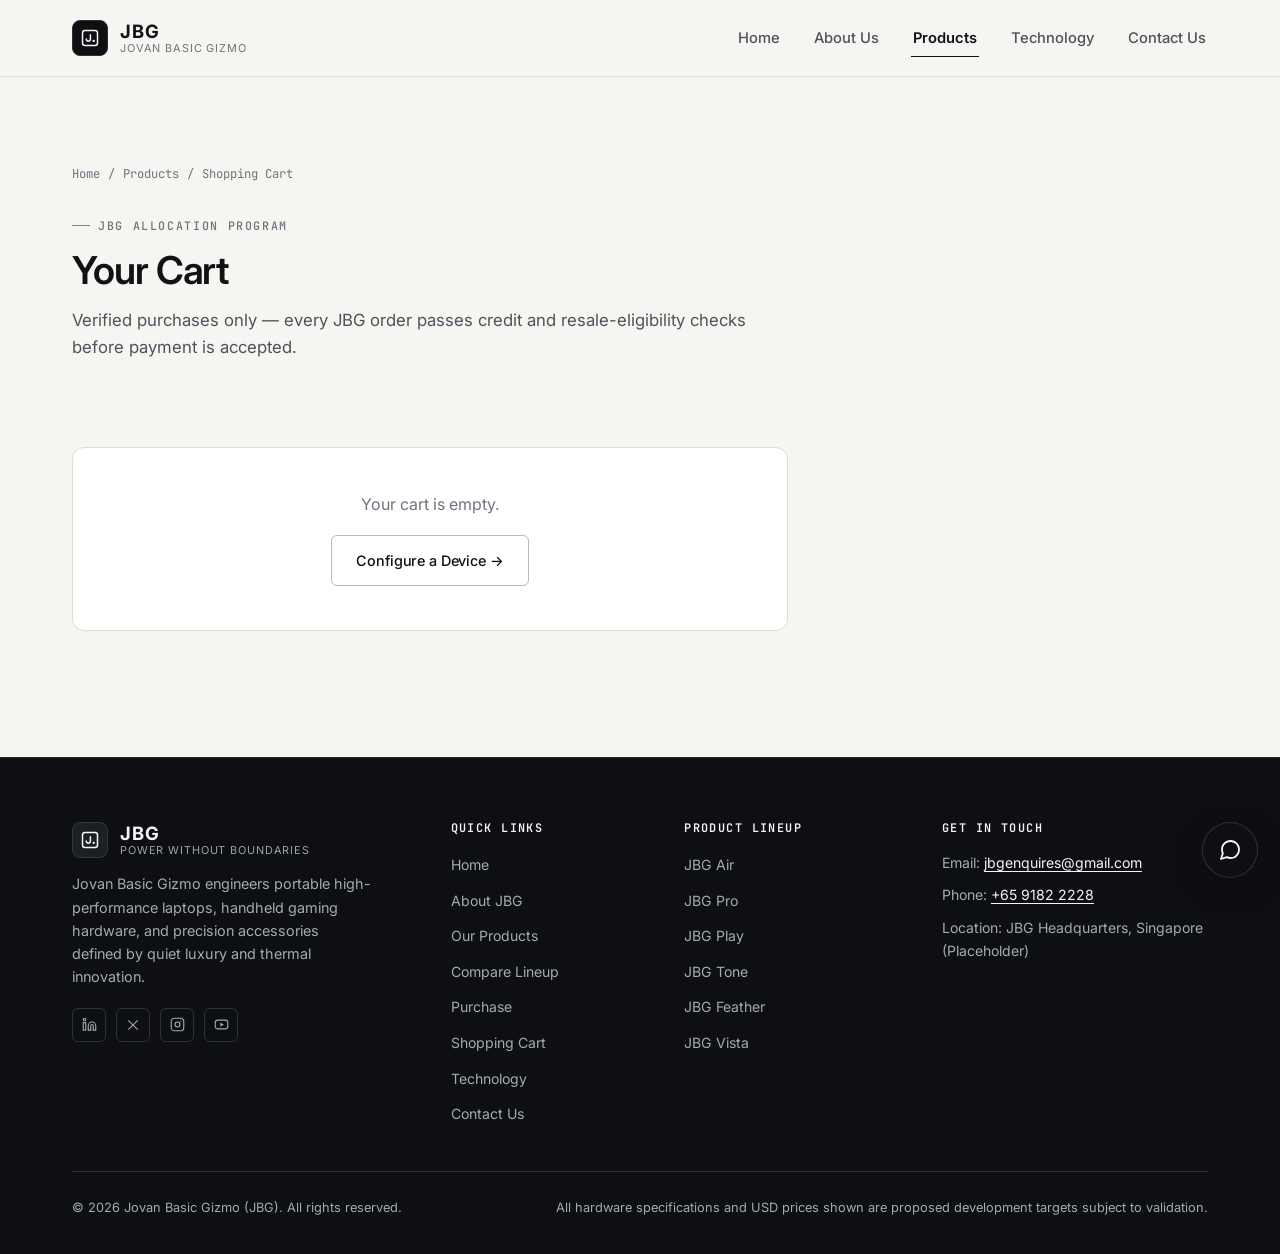
<file: cart.html>
<!DOCTYPE html>
<html lang="en">
<head>
  <meta charset="UTF-8">
  <meta name="viewport" content="width=device-width, initial-scale=1.0">
  <title>Shopping Cart — JBG | Jovan Basic Gizmo</title>
  <link rel="preconnect" href="https://fonts.googleapis.com">
  <link rel="preconnect" href="https://fonts.gstatic.com" crossorigin>
  <link href="https://fonts.googleapis.com/css2?family=Inter:wght@400;500;600;700&family=JetBrains+Mono:wght@400;500;600&display=swap" rel="stylesheet">
  <link rel="stylesheet" href="style.css">
</head>
<body data-page="products">
<div class="wrapper">
  <header class="site-header">
    <div class="container header-inner">
      <a href="index.html" class="brand" aria-label="JBG — Jovan Basic Gizmo Home">
        <span class="brand-mark"><svg width="20" height="20" viewBox="0 0 24 24" fill="none" stroke="currentColor" stroke-width="1.8" stroke-linecap="round" stroke-linejoin="round" aria-hidden="true"><rect x="3" y="3" width="18" height="18" rx="3"/><path d="M12.5 8v5.3a2.5 2.5 0 0 1-5 0"/><circle cx="16.4" cy="15.4" r="1.4" fill="currentColor" stroke="none"/></svg></span>
        <span class="brand-text">
          <span class="brand-name">JBG</span>
          <span class="brand-sub">Jovan Basic Gizmo</span>
        </span>
      </a>
      <nav class="site-nav" aria-label="Primary Navigation">
        <ul class="nav-list">
          <li><a href="index.html">Home</a></li>
          <li><a href="aboutus.html">About Us</a></li>
          <li class="has-dropdown">
            <a href="products.html">Products</a>
            <div class="nav-dropdown" role="menu" aria-label="JBG Product Lineup">
              <a href="products.html"><span>All Products</span><span>6</span></a>
              <div class="dropdown-divider"></div>
              <a href="air-specifications.html"><span>JBG Air</span><span>12C Laptop</span></a>
              <a href="pro-specifications.html"><span>JBG Pro</span><span>24C Laptop</span></a>
              <a href="play-specifications.html"><span>JBG Play</span><span>Handheld</span></a>
              <div class="dropdown-divider"></div>
              <a href="tone-specifications.html"><span>JBG Tone</span><span>ANC Audio</span></a>
              <a href="feather-specifications.html"><span>JBG Feather</span><span>20g Mouse</span></a>
              <a href="vista-specifications.html"><span>JBG Vista</span><span>16&quot; Display</span></a>
              <div class="dropdown-divider"></div>
              <a href="compare.html"><span>Compare Products</span><span>&rarr;</span></a>
              <a href="purchase.html"><span>Purchase</span><span>&rarr;</span></a>
              <a href="cart.html"><span>Shopping Cart</span><span>&rarr;</span></a>
            </div>
          </li>
          <li><a href="technology.html">Technology</a></li>
          <li><a href="contactus.html">Contact Us</a></li>
        </ul>
      </nav>
    </div>
  </header>

  <main class="site-main">
    <section class="section">
      <div class="container">
        <div class="breadcrumb">
          <a href="index.html">Home</a> <span>/</span> <a href="products.html">Products</a> <span>/</span> <span>Shopping Cart</span>
        </div>
        <div class="section-header">
          <span class="eyebrow">JBG Allocation Program</span>
          <h1 class="section-title">Your Cart</h1>
          <p class="section-lead">Verified purchases only — every JBG order passes credit and resale-eligibility checks before payment is accepted.</p>
        </div>
        <div class="purchase-grid">
          <div>
            <div id="cartItems" class="cart-items"></div>
            <div id="cartEmpty" class="cart-empty" hidden>
              <p>Your cart is empty.</p>
              <a href="purchase.html" class="btn btn-primary">Configure a Device &rarr;</a>
            </div>
            <div class="purchase-step" id="eligibilityBlock" style="margin-bottom: 0;">
              <span class="step-label">Checkout Requirements</span>
              <h2 class="step-title">Purchase Eligibility</h2>
              <p class="step-lead">JBG devices are allocated, not simply sold — the following program rules apply to every order (proposed policy).</p>
              <div class="rule-grid">
                <div class="rule-card">
                  <span class="rule-num">01</span>
                  <strong>Credit Score 800+</strong>
                  <span>A minimum credit score of 800 is verified through JBG partner banks via a secure credit check — approved customers only.</span>
                </div>
                <div class="rule-card">
                  <span class="rule-num">02</span>
                  <strong>2 Business-Day Review</strong>
                  <span>Every order is held for verification and approved within 2 business days — payment is captured only after approval.</span>
                </div>
                <div class="rule-card">
                  <span class="rule-num">03</span>
                  <strong>No Resale — Allocation Only</strong>
                  <span>Reselling JBG hardware voids your allocation — units are allocated to verified owners, never resellers.</span>
                </div>
                <div class="rule-card">
                  <span class="rule-num">04</span>
                  <strong>Credit Card Only</strong>
                  <span>All purchases run through your verified partner-bank credit card — a resale violation permanently bans the card.</span>
                </div>
              </div>
              <div class="card-input-wrap">
                <label class="card-label" for="cardNumber">Credit Card Number</label>
                <div class="card-row">
                  <input id="cardNumber" class="card-input" type="text" inputmode="numeric" maxlength="19" placeholder="1234 5678 9012 3456" autocomplete="cc-number">
                  <span id="cardStatus" class="card-status">Enter your card number — the starting digits identify your bank.</span>
                </div>
                <button type="button" id="bankNotListed" class="bank-notlisted">My bank card isn&rsquo;t listed &rarr;</button>
              </div>
              <div class="bank-row" id="bankSelector">
                <span class="bank-row-label">Select your partner bank to verify</span>
                <button type="button" class="bank-chip" data-bank="DBS / POSB">DBS / POSB</button>
                <button type="button" class="bank-chip" data-bank="OCBC">OCBC</button>
                <button type="button" class="bank-chip" data-bank="UOB">UOB</button>
                <button type="button" class="bank-chip" data-bank="HSBC">HSBC</button>
                <button type="button" class="bank-chip" data-bank="Standard Chartered">Standard Chartered</button>
                <button type="button" class="bank-chip" data-bank="Citibank">Citibank</button>
                <button type="button" class="bank-chip bank-chip-private" data-bank="Bank of Singapore">Bank of Singapore — Private</button>
              </div>
              <label class="agree-row">
                <input type="checkbox" id="agreeTerms">
                <span>I accept the JBG Purchase Terms, credit verification, and no-resale allocation rules.</span>
              </label>
              <button type="button" id="verifyBtn" class="btn btn-primary" disabled>Verify Card &amp; Continue to Purchase</button>
              <div id="verifyDone" class="verify-done" hidden>
                <strong>Card verified.</strong> Completing your purchase — opening the secure order form&hellip;
              </div>
            </div>
          </div>
          <aside class="summary-card" id="cartSummary" aria-label="Cart summary">
            <div class="summary-rows" style="margin-top: 0;">
              <div class="summary-row"><span class="k">Items</span><span id="sumCount">0</span></div>
              <div class="summary-row"><span class="k">Subtotal</span><span id="sumSubtotal">US$0</span></div>
              <div class="summary-row"><span class="k">Verification fee</span><span>None</span></div>
            </div>
            <div class="summary-divider"></div>
            <div class="summary-total-row"><span>Estimated Total</span><span class="summary-total" id="sumTotal">US$0</span></div>
            <p class="summary-note">Payment is captured only after credit verification (score 800+) and the 2-business-day review — credit card payment only.</p>
          </aside>
        </div>
      </div>
    </section>
  </main>

  <footer class="site-footer">
    <div class="container">
      <div class="footer-grid">
        <div>
          <a href="index.html" class="brand" style="color: #f5f5f3;">
            <span class="brand-mark" style="background:#1c1f26;border-color:#323641;"><svg width="20" height="20" viewBox="0 0 24 24" fill="none" stroke="currentColor" stroke-width="1.8" stroke-linecap="round" stroke-linejoin="round" aria-hidden="true"><rect x="3" y="3" width="18" height="18" rx="3"/><path d="M12.5 8v5.3a2.5 2.5 0 0 1-5 0"/><circle cx="16.4" cy="15.4" r="1.4" fill="currentColor" stroke="none"/></svg></span>
            <span class="brand-text">
              <span class="brand-name" style="color:#f5f5f3;">JBG</span>
              <span class="brand-sub" style="color:#9da2ad;">Power Without Boundaries</span>
            </span>
          </a>
          <p class="footer-brand-desc">
            Jovan Basic Gizmo engineers portable high-performance laptops, handheld gaming hardware, and precision accessories defined by quiet luxury and thermal innovation.
          </p>
          <div class="footer-socials" aria-label="JBG Social Media">
            <a href="https://linkedin.com" target="_blank" rel="noopener noreferrer" aria-label="JBG on LinkedIn">
              <svg width="15" height="15" viewBox="0 0 24 24" fill="none" stroke="currentColor" stroke-width="1.8"><path d="M16 8a6 6 0 0 1 6 6v7h-4v-7a2 2 0 0 0-2-2 2 2 0 0 0-2 2v7h-4v-7a6 6 0 0 1 6-6z"/><rect x="2" y="9" width="4" height="12"/><circle cx="4" cy="4" r="2"/></svg>
            </a>
            <a href="https://x.com" target="_blank" rel="noopener noreferrer" aria-label="JBG on X">
              <svg width="14" height="14" viewBox="0 0 24 24" fill="none" stroke="currentColor" stroke-width="1.8"><path d="M4 4l16 16M20 4L4 20"/></svg>
            </a>
            <a href="https://instagram.com" target="_blank" rel="noopener noreferrer" aria-label="JBG on Instagram">
              <svg width="15" height="15" viewBox="0 0 24 24" fill="none" stroke="currentColor" stroke-width="1.8"><rect x="2" y="2" width="20" height="20" rx="5"/><circle cx="12" cy="12" r="4"/><circle cx="17.5" cy="6.5" r="1" fill="currentColor" stroke="none"/></svg>
            </a>
            <a href="https://youtube.com" target="_blank" rel="noopener noreferrer" aria-label="JBG on YouTube">
              <svg width="15" height="15" viewBox="0 0 24 24" fill="none" stroke="currentColor" stroke-width="1.8"><rect x="2" y="5" width="20" height="14" rx="4"/><polygon points="10,9 16,12 10,15" fill="currentColor" stroke="none"/></svg>
            </a>
          </div>
        </div>
        <div>
          <h3 class="footer-heading">Quick Links</h3>
          <ul class="footer-links">
            <li><a href="index.html">Home</a></li>
            <li><a href="aboutus.html">About JBG</a></li>
            <li><a href="products.html">Our Products</a></li>
            <li><a href="compare.html">Compare Lineup</a></li>
            <li><a href="purchase.html">Purchase</a></li>
            <li><a href="cart.html">Shopping Cart</a></li>
            <li><a href="technology.html">Technology</a></li>
            <li><a href="contactus.html">Contact Us</a></li>
          </ul>
        </div>
        <div>
          <h3 class="footer-heading">Product Lineup</h3>
          <ul class="footer-links">
            <li><a href="air-specifications.html">JBG Air</a></li>
            <li><a href="pro-specifications.html">JBG Pro</a></li>
            <li><a href="play-specifications.html">JBG Play</a></li>
            <li><a href="tone-specifications.html">JBG Tone</a></li>
            <li><a href="feather-specifications.html">JBG Feather</a></li>
            <li><a href="vista-specifications.html">JBG Vista</a></li>
          </ul>
        </div>
        <div>
          <h3 class="footer-heading">Get in Touch</h3>
          <ul class="footer-contact-list">
            <li>Email: <a href="mailto:jbgenquires@gmail.com">jbgenquires@gmail.com</a></li>
            <li>Phone: <a href="tel:+6591822228">+65 9182 2228</a></li>
            <li>Location: JBG Headquarters, Singapore (Placeholder)</li>
          </ul>
        </div>
      </div>
      <div class="footer-bottom">
        <span>&copy; 2026 Jovan Basic Gizmo (JBG). All rights reserved.</span>
        <span>All hardware specifications and USD prices shown are proposed development targets subject to validation.</span>
      </div>
    </div>
  </footer>
</div>
<script>
  (function () {
    var items = [];
    try { items = JSON.parse(localStorage.getItem('jbg_cart') || '[]'); } catch (e) {}
    if (location.search.indexOf('demo=1') !== -1) {
      items = [
        {model: 'air', name: 'JBG Air', sub: 'Professional Mobility', finish: 'Midnight',
         img: 'assets/jbg-air-midnight.png', storage: '512 GB NVMe SSD', price: 2079},
        {model: 'feather', name: 'JBG Feather', sub: 'Ultralight Wireless Mouse', finish: 'Arctic White',
         img: 'assets/jbg-feather-arcticwhite.png', storage: 'Standard configuration', price: 149}
      ];
    }
    var listEl = document.getElementById('cartItems');
    var emptyEl = document.getElementById('cartEmpty');
    var eligEl = document.getElementById('eligibilityBlock');
    var sumEl = document.getElementById('cartSummary');
    var agree = document.getElementById('agreeTerms');
    var vbtn = document.getElementById('verifyBtn');
    var vdone = document.getElementById('verifyDone');
    var bankBtns = Array.prototype.slice.call(document.querySelectorAll('#bankSelector .bank-chip'));
    var cardIn = document.getElementById('cardNumber');
    var cardStatus = document.getElementById('cardStatus');
    var notListed = document.getElementById('bankNotListed');
    var total = 0;

    // Real BIN prefixes (first 4 digits) issued by Singapore partner banks.
    var BANK_BINS = {
      'DBS / POSB': ['4119', '4556', '4284', '4628', '5121', '5264', '5520', '5548', '4096', '4182'],
      'OCBC': ['4524', '5240', '5400', '5588', '4862'],
      'UOB': ['4006', '4265', '4541', '4381', '4925', '4182'],
      'HSBC': ['4363', '4512', '4552', '4835', '4890', '4921', '5120'],
      'Standard Chartered': ['4103', '4363', '4508', '4811', '4864', '5140', '5499'],
      'Citibank': ['4055', '4056', '4147', '4265', '4386', '4404', '4544', '4547', '4568', '4695', '4818', '5209', '5213', '5215', '5222', '5287', '5401', '5425', '3771'],
      'Bank of Singapore': []
    };
    var sel = { bank: null, cardOk: false, unlisted: false };

    function fmt(n) { return 'US$' + n.toLocaleString('en-US'); }
    function save() { try { localStorage.setItem('jbg_cart', JSON.stringify(items)); } catch (e) {} }

    function cardBrand(num) {
      if (/^3[47]/.test(num)) return 'American Express';
      if (/^4/.test(num)) return 'Visa';
      if (/^(5[1-5]|2[2-7])/.test(num)) return 'Mastercard';
      if (/^35/.test(num)) return 'JCB';
      if (/^62/.test(num)) return 'UnionPay';
      return 'Card';
    }

    function issuingBanks(prefix4) {
      var hits = [];
      for (var b in BANK_BINS) {
        if (BANK_BINS[b].indexOf(prefix4) !== -1) hits.push(b);
      }
      return hits;
    }

    function luhn(num) {
      var sum = 0, dbl = false;
      for (var i = num.length - 1; i >= 0; i--) {
        var d = parseInt(num.charAt(i), 10);
        if (dbl) { d *= 2; if (d > 9) d -= 9; }
        sum += d; dbl = !dbl;
      }
      return sum % 10 === 0;
    }

    function refreshVerify() {
      vbtn.disabled = !(items.length && agree.checked && sel.bank && sel.cardOk);
    }

    function fullCardCheck(raw, brand, okMsg) {
      if (raw.length < 15) {
        cardStatus.textContent = brand + ' detected — enter the full card number.';
      } else if (!luhn(raw)) {
        cardStatus.textContent = 'Card number invalid — please check the digits.';
        cardStatus.className = 'card-status bad';
      } else {
        cardStatus.textContent = brand + ' \u2022\u2022\u2022\u2022 ' + raw.slice(-4) + okMsg;
        cardStatus.className = 'card-status ok';
        sel.cardOk = true;
      }
    }

    function updateCard() {
      var raw = cardIn.value.replace(/\D/g, '').slice(0, 16);
      cardIn.value = raw.replace(/(.{4})/g, '$1 ').trim();
      sel.cardOk = false;
      cardStatus.className = 'card-status';
      var brand = cardBrand(raw);
      if (raw.length < 4) {
        cardStatus.textContent = sel.unlisted
          ? 'Enter a valid card number — manual bank verification applies.'
          : 'Enter your card number — the starting digits identify your bank.';
      } else if (sel.unlisted) {
        fullCardCheck(raw, brand, ' — manual bank verification.');
      } else if (sel.bank === 'Bank of Singapore') {
        fullCardCheck(raw, brand, ' — private tier verified with your relationship manager.');
      } else {
        var issuers = issuingBanks(raw.slice(0, 4));
        if (!issuers.length) {
          cardStatus.textContent = 'Bank card not supported — JBG accepts partner-bank cards only.';
          cardStatus.className = 'card-status bad';
        } else {
          var issuerLabel = issuers.join(' / ');
          if (!sel.bank) {
            cardStatus.textContent = brand + ' detected: ' + issuerLabel + ' — select your bank below to verify.';
          } else if (issuers.indexOf(sel.bank) !== -1) {
            fullCardCheck(raw, brand, ' — issued by ' + sel.bank + '.');
          } else {
            cardStatus.textContent = 'Card issued by ' + issuerLabel + ' — does not match ' + sel.bank + '.';
            cardStatus.className = 'card-status bad';
          }
        }
      }
      refreshVerify();
    }

    bankBtns.forEach(function (b) {
      b.addEventListener('click', function () {
        sel.bank = b.getAttribute('data-bank');
        sel.unlisted = false;
        notListed.classList.remove('unlisted-on');
        bankBtns.forEach(function (s) { s.classList.remove('selected'); });
        b.classList.add('selected');
        updateCard();
      });
    });
    notListed.addEventListener('click', function () {
      sel.unlisted = true;
      sel.bank = 'Other / Unlisted Bank';
      bankBtns.forEach(function (s) { s.classList.remove('selected'); });
      notListed.classList.add('unlisted-on');
      updateCard();
    });
    cardIn.addEventListener('input', updateCard);

    function render() {
      listEl.innerHTML = '';
      total = 0;
      items.forEach(function (it, i) {
        total += it.price;
        var d = document.createElement('div');
        d.className = 'cart-item';
        d.innerHTML = '<img class="cart-thumb" src="' + it.img + '" alt="' + it.name + '">' +
          '<div class="cart-item-info"><strong>' + it.name + '</strong><span>' + it.sub + '</span>' +
          '<span class="cart-config">' + it.finish + ' &middot; ' + it.storage + '</span></div>' +
          '<div class="cart-item-side"><span class="cart-price">' + fmt(it.price) + '</span>' +
          '<button type="button" class="cart-remove" data-i="' + i + '">Remove</button></div>';
        listEl.appendChild(d);
      });
      listEl.querySelectorAll('.cart-remove').forEach(function (b) {
        b.addEventListener('click', function () {
          var row = b.closest('.cart-item');
          var idx = parseInt(b.getAttribute('data-i'), 10);
          if (row) {
            row.classList.add('is-removing');
            setTimeout(function () {
              items.splice(idx, 1);
              save(); render();
            }, 220);
          } else {
            items.splice(idx, 1);
            save(); render();
          }
        });
      });
      var has = items.length > 0;
      emptyEl.hidden = has;
      eligEl.style.display = has ? '' : 'none';
      sumEl.style.display = has ? '' : 'none';
      document.getElementById('sumCount').textContent = items.length;
      document.getElementById('sumSubtotal').textContent = fmt(total);
      document.getElementById('sumTotal').textContent = fmt(total);
      vdone.hidden = true;
      vbtn.hidden = false;
      agree.checked = false;
      agree.disabled = !has;
      refreshVerify();
    }

    agree.addEventListener('change', refreshVerify);
    vbtn.addEventListener('click', function () {
      var raw = cardIn.value.replace(/\D/g, '');
      var order = {
        items: items.map(function (it) {
          return { name: it.name, sub: it.sub, finish: it.finish, storage: it.storage, price: it.price };
        }),
        total: total,
        bank: sel.bank,
        card: cardBrand(raw) + ' \u2022\u2022\u2022\u2022 ' + raw.slice(-4),
        placed: new Date().toISOString()
      };
      try { localStorage.setItem('jbg_order', JSON.stringify(order)); } catch (e) {}
      vbtn.hidden = true;
      vdone.hidden = false;
      var main = document.querySelector('.site-main');
      setTimeout(function () {
        if (main) main.classList.add('is-leaving');
        setTimeout(function () { location.href = 'contactus.html?intent=purchase'; }, 145);
      }, 420);
    });
    render();
  })();
</script>
<script src="assistant.js" defer></script>
<script>
  (function () {
    var isShot = location.search.indexOf('shot=1') !== -1;
    if (isShot) {
      document.documentElement.style.background = '#00ff66';
      document.body.style.background = '#00ff66';
      var w = document.querySelector('.wrapper');
      if (w) { w.style.minHeight = '0'; w.style.background = 'var(--bg)'; }
      return;
    }
    var header = document.querySelector('.site-header');
    function onScroll() {
      if (header) header.classList.toggle('is-scrolled', window.scrollY > 12);
    }
    window.addEventListener('scroll', onScroll, { passive: true });
    onScroll();

    document.documentElement.classList.add('jbg-motion');

    var main = document.querySelector('.site-main');
    window.addEventListener('pageshow', function () {
      if (main) main.classList.remove('is-leaving');
    });

    document.addEventListener('click', function (e) {
      if (e.defaultPrevented || e.button !== 0 || e.metaKey || e.ctrlKey || e.shiftKey || e.altKey) return;
      var a = e.target.closest('a');
      if (!a || !main) return;
      var href = a.getAttribute('href');
      if (!href || href.charAt(0) === '#' || a.target === '_blank' || /^(mailto:|tel:|https?:)/i.test(href)) return;
      e.preventDefault();
      main.classList.add('is-leaving');
      setTimeout(function () { location.href = a.href; }, 145);
    });

    var targets = Array.prototype.slice.call(document.querySelectorAll(
      '.section:not(.hero) .section-header, .product-card, .pillar-card, .mvv-card, .stat-card, .rule-card, .compare-table-wrap, .spec-table-wrap, .cta-banner, .split-grid > *'
    ));
    if (!targets.length || !('IntersectionObserver' in window)) return;

    var gridCount = new WeakMap();
    var topSection = document.querySelector('.site-main section');
    targets.forEach(function (el) {
      if (topSection && topSection.contains(el)) return;
      if (el.getBoundingClientRect().top < window.innerHeight) return;
      var p = el.parentElement;
      var idx = gridCount.get(p) || 0;
      gridCount.set(p, idx + 1);
      el.style.setProperty('--reveal-delay', Math.min(idx * 150, 600) + 'ms');
      el.classList.add('reveal-item');
    });

    var io = new IntersectionObserver(function (entries) {
      entries.forEach(function (entry) {
        if (!entry.isIntersecting) return;
        entry.target.classList.add('is-visible');
        io.unobserve(entry.target);
      });
    }, { threshold: 0.08, rootMargin: '0px 0px -36px 0px' });

    targets.forEach(function (el) {
      if (el.classList.contains('reveal-item')) io.observe(el);
    });

    document.addEventListener('click', function (e) {
      var sel = e.target.closest('.filter-tab, .swatch-btn, .model-card, .config-card:not(.static-box), .bank-chip');
      if (!sel || sel.disabled) return;
      sel.classList.remove('select-pop');
      void sel.offsetWidth;
      sel.classList.add('select-pop');
    });
  })();
</script>
</body>
</html>
</file>
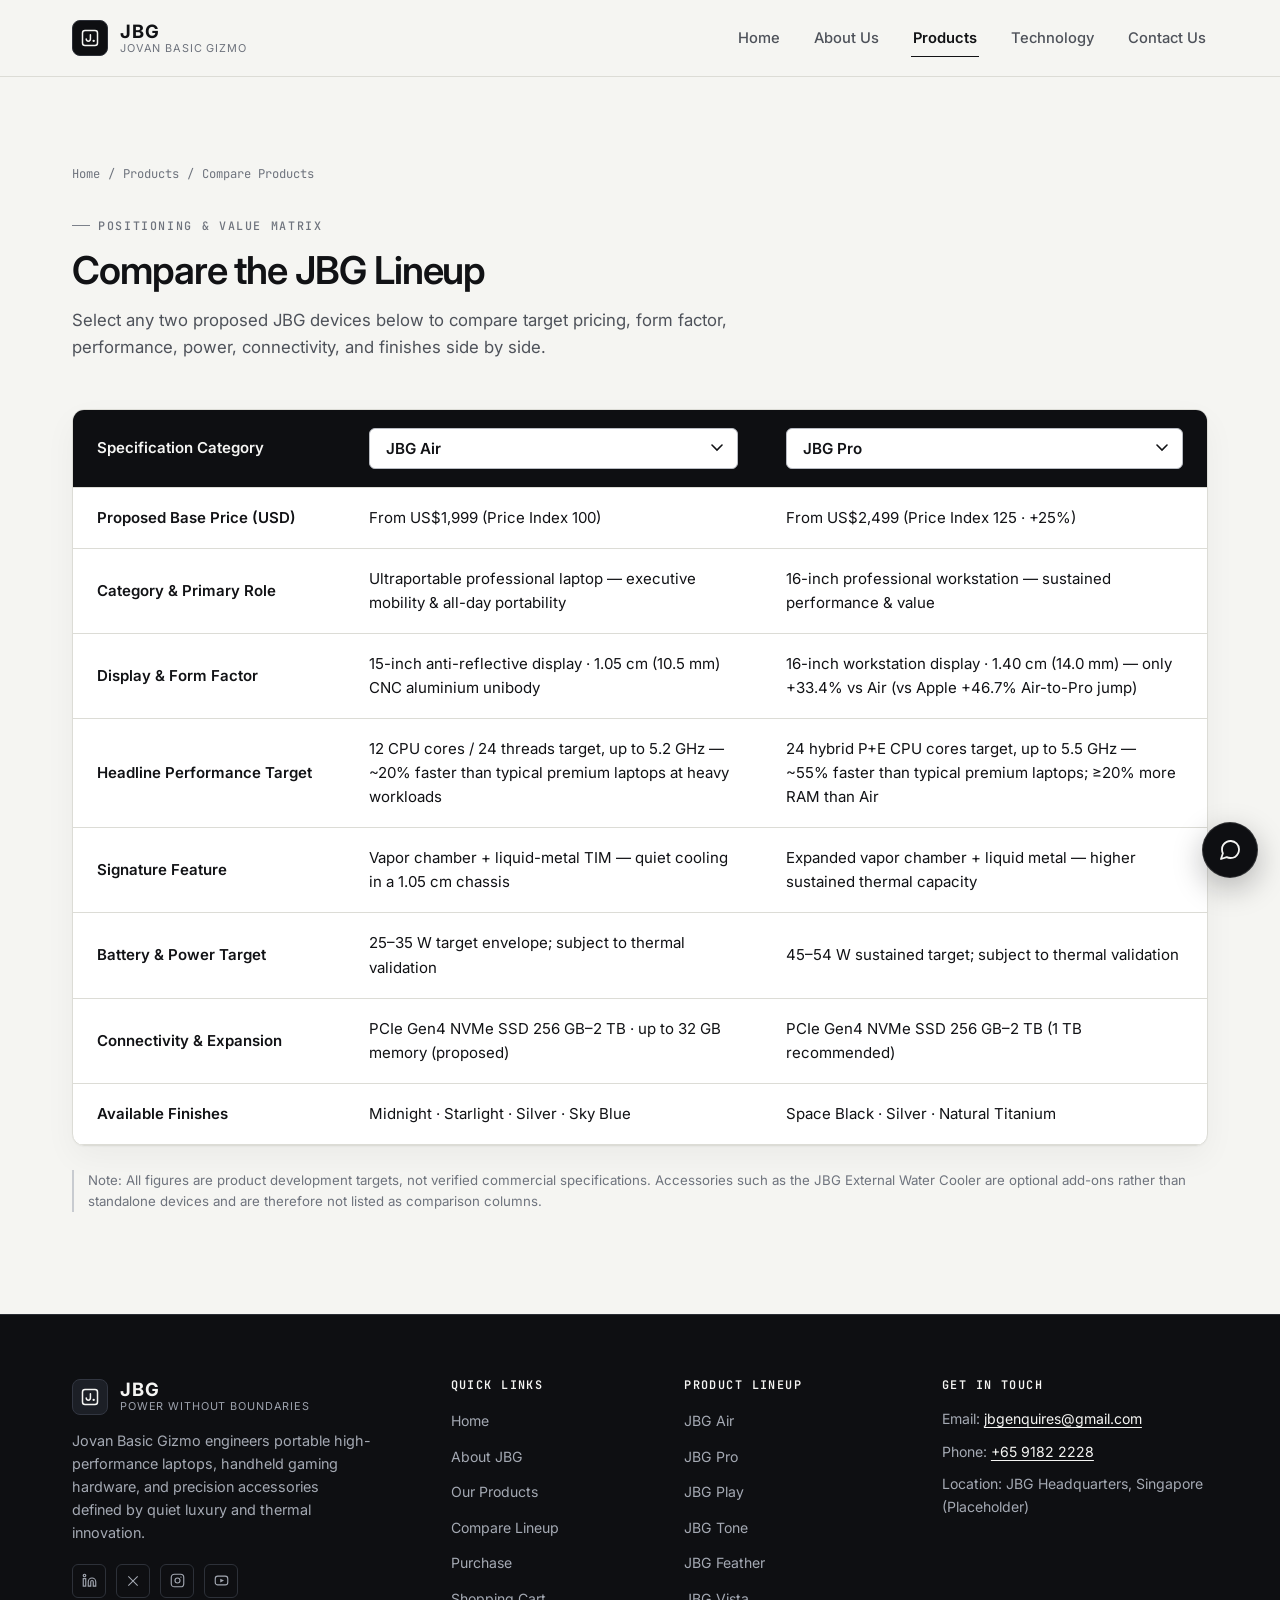
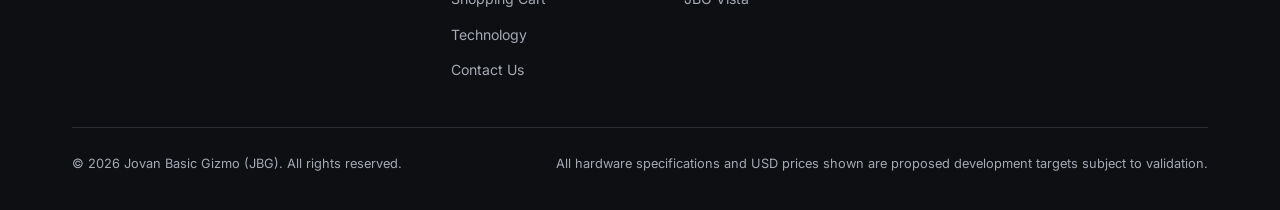
<file: compare.html>
<!DOCTYPE html>
<html lang="en">
<head>
  <meta charset="UTF-8">
  <meta name="viewport" content="width=device-width, initial-scale=1.0">
  <title>Compare Products — JBG | Jovan Basic Gizmo</title>
  <link rel="preconnect" href="https://fonts.googleapis.com">
  <link rel="preconnect" href="https://fonts.gstatic.com" crossorigin>
  <link href="https://fonts.googleapis.com/css2?family=Inter:wght@400;500;600;700&family=JetBrains+Mono:wght@400;500;600&display=swap" rel="stylesheet">
  <link rel="stylesheet" href="style.css">
</head>
<body data-page="products">
<div class="wrapper">
  <header class="site-header">
    <div class="container header-inner">
      <a href="index.html" class="brand" aria-label="JBG — Jovan Basic Gizmo Home">
        <span class="brand-mark"><svg width="20" height="20" viewBox="0 0 24 24" fill="none" stroke="currentColor" stroke-width="1.8" stroke-linecap="round" stroke-linejoin="round" aria-hidden="true"><rect x="3" y="3" width="18" height="18" rx="3"/><path d="M12.5 8v5.3a2.5 2.5 0 0 1-5 0"/><circle cx="16.4" cy="15.4" r="1.4" fill="currentColor" stroke="none"/></svg></span>
        <span class="brand-text">
          <span class="brand-name">JBG</span>
          <span class="brand-sub">Jovan Basic Gizmo</span>
        </span>
      </a>
      <nav class="site-nav" aria-label="Primary Navigation">
        <ul class="nav-list">
          <li><a href="index.html">Home</a></li>
          <li><a href="aboutus.html">About Us</a></li>
          <li class="has-dropdown">
            <a href="products.html">Products</a>
            <div class="nav-dropdown" role="menu" aria-label="JBG Product Lineup">
              <a href="products.html"><span>All Products</span><span>6</span></a>
              <div class="dropdown-divider"></div>
              <a href="air-specifications.html"><span>JBG Air</span><span>12C Laptop</span></a>
              <a href="pro-specifications.html"><span>JBG Pro</span><span>24C Laptop</span></a>
              <a href="play-specifications.html"><span>JBG Play</span><span>Handheld</span></a>
              <div class="dropdown-divider"></div>
              <a href="tone-specifications.html"><span>JBG Tone</span><span>ANC Audio</span></a>
              <a href="feather-specifications.html"><span>JBG Feather</span><span>20g Mouse</span></a>
              <a href="vista-specifications.html"><span>JBG Vista</span><span>16&quot; Display</span></a>
              <div class="dropdown-divider"></div>
              <a href="compare.html"><span>Compare Products</span><span>&rarr;</span></a>
              <a href="purchase.html"><span>Purchase</span><span>&rarr;</span></a>
              <a href="cart.html"><span>Shopping Cart</span><span>&rarr;</span></a>
            </div>
          </li>
          <li><a href="technology.html">Technology</a></li>
          <li><a href="contactus.html">Contact Us</a></li>
        </ul>
      </nav>
    </div>
  </header>

  <main class="site-main">
    <section class="section">
      <div class="container">
        <div class="breadcrumb">
          <a href="index.html">Home</a> <span>/</span> <a href="products.html">Products</a> <span>/</span> <span>Compare Products</span>
        </div>
        <div class="section-header">
          <span class="eyebrow">Positioning &amp; Value Matrix</span>
          <h1 class="section-title">Compare the JBG Lineup</h1>
          <p class="section-lead">
            Select any two proposed JBG devices below to compare target pricing, form factor, performance, power, connectivity, and finishes side by side.
          </p>
        </div>

        <div class="compare-table-wrap">
          <table class="compare-table" id="compareTable">
            <thead>
              <tr>
                <th>Specification Category</th>
                <th class="compare-th"><select class="compare-select" id="compareA" aria-label="First product to compare"></select></th>
                <th class="compare-th"><select class="compare-select" id="compareB" aria-label="Second product to compare"></select></th>
              </tr>
            </thead>
            <tbody>
              <tr><th scope="row">Proposed Base Price (USD)</th><td data-col="a" data-row="price"></td><td data-col="b" data-row="price"></td></tr>
              <tr><th scope="row">Category &amp; Primary Role</th><td data-col="a" data-row="role"></td><td data-col="b" data-row="role"></td></tr>
              <tr><th scope="row">Display &amp; Form Factor</th><td data-col="a" data-row="form"></td><td data-col="b" data-row="form"></td></tr>
              <tr><th scope="row">Headline Performance Target</th><td data-col="a" data-row="perf"></td><td data-col="b" data-row="perf"></td></tr>
              <tr><th scope="row">Signature Feature</th><td data-col="a" data-row="feature"></td><td data-col="b" data-row="feature"></td></tr>
              <tr><th scope="row">Battery &amp; Power Target</th><td data-col="a" data-row="power"></td><td data-col="b" data-row="power"></td></tr>
              <tr><th scope="row">Connectivity &amp; Expansion</th><td data-col="a" data-row="conn"></td><td data-col="b" data-row="conn"></td></tr>
              <tr><th scope="row">Available Finishes</th><td data-col="a" data-row="finishes"></td><td data-col="b" data-row="finishes"></td></tr>
            </tbody>
          </table>
        </div>
        <p class="spec-disclaimer">
          Note: All figures are product development targets, not verified commercial specifications. Accessories such as the JBG External Water Cooler are optional add-ons rather than standalone devices and are therefore not listed as comparison columns.
        </p>
      </div>
    </section>
  </main>

  <footer class="site-footer">
    <div class="container">
      <div class="footer-grid">
        <div>
          <a href="index.html" class="brand" style="color: #f5f5f3;">
            <span class="brand-mark" style="background:#1c1f26;border-color:#323641;"><svg width="20" height="20" viewBox="0 0 24 24" fill="none" stroke="currentColor" stroke-width="1.8" stroke-linecap="round" stroke-linejoin="round" aria-hidden="true"><rect x="3" y="3" width="18" height="18" rx="3"/><path d="M12.5 8v5.3a2.5 2.5 0 0 1-5 0"/><circle cx="16.4" cy="15.4" r="1.4" fill="currentColor" stroke="none"/></svg></span>
            <span class="brand-text">
              <span class="brand-name" style="color:#f5f5f3;">JBG</span>
              <span class="brand-sub" style="color:#9da2ad;">Power Without Boundaries</span>
            </span>
          </a>
          <p class="footer-brand-desc">
            Jovan Basic Gizmo engineers portable high-performance laptops, handheld gaming hardware, and precision accessories defined by quiet luxury and thermal innovation.
          </p>
          <div class="footer-socials" aria-label="JBG Social Media">
            <a href="https://linkedin.com" target="_blank" rel="noopener noreferrer" aria-label="JBG on LinkedIn">
              <svg width="15" height="15" viewBox="0 0 24 24" fill="none" stroke="currentColor" stroke-width="1.8"><path d="M16 8a6 6 0 0 1 6 6v7h-4v-7a2 2 0 0 0-2-2 2 2 0 0 0-2 2v7h-4v-7a6 6 0 0 1 6-6z"/><rect x="2" y="9" width="4" height="12"/><circle cx="4" cy="4" r="2"/></svg>
            </a>
            <a href="https://x.com" target="_blank" rel="noopener noreferrer" aria-label="JBG on X">
              <svg width="14" height="14" viewBox="0 0 24 24" fill="none" stroke="currentColor" stroke-width="1.8"><path d="M4 4l16 16M20 4L4 20"/></svg>
            </a>
            <a href="https://instagram.com" target="_blank" rel="noopener noreferrer" aria-label="JBG on Instagram">
              <svg width="15" height="15" viewBox="0 0 24 24" fill="none" stroke="currentColor" stroke-width="1.8"><rect x="2" y="2" width="20" height="20" rx="5"/><circle cx="12" cy="12" r="4"/><circle cx="17.5" cy="6.5" r="1" fill="currentColor" stroke="none"/></svg>
            </a>
            <a href="https://youtube.com" target="_blank" rel="noopener noreferrer" aria-label="JBG on YouTube">
              <svg width="15" height="15" viewBox="0 0 24 24" fill="none" stroke="currentColor" stroke-width="1.8"><rect x="2" y="5" width="20" height="14" rx="4"/><polygon points="10,9 16,12 10,15" fill="currentColor" stroke="none"/></svg>
            </a>
          </div>
        </div>
        <div>
          <h3 class="footer-heading">Quick Links</h3>
          <ul class="footer-links">
            <li><a href="index.html">Home</a></li>
            <li><a href="aboutus.html">About JBG</a></li>
            <li><a href="products.html">Our Products</a></li>
            <li><a href="compare.html">Compare Lineup</a></li>
            <li><a href="purchase.html">Purchase</a></li>
            <li><a href="cart.html">Shopping Cart</a></li>
            <li><a href="technology.html">Technology</a></li>
            <li><a href="contactus.html">Contact Us</a></li>
          </ul>
        </div>
        <div>
          <h3 class="footer-heading">Product Lineup</h3>
          <ul class="footer-links">
            <li><a href="air-specifications.html">JBG Air</a></li>
            <li><a href="pro-specifications.html">JBG Pro</a></li>
            <li><a href="play-specifications.html">JBG Play</a></li>
            <li><a href="tone-specifications.html">JBG Tone</a></li>
            <li><a href="feather-specifications.html">JBG Feather</a></li>
            <li><a href="vista-specifications.html">JBG Vista</a></li>
          </ul>
        </div>
        <div>
          <h3 class="footer-heading">Get in Touch</h3>
          <ul class="footer-contact-list">
            <li>Email: <a href="mailto:jbgenquires@gmail.com">jbgenquires@gmail.com</a></li>
            <li>Phone: <a href="tel:+6591822228">+65 9182 2228</a></li>
            <li>Location: JBG Headquarters, Singapore (Placeholder)</li>
          </ul>
        </div>
      </div>
      <div class="footer-bottom">
        <span>&copy; 2026 Jovan Basic Gizmo (JBG). All rights reserved.</span>
        <span>All hardware specifications and USD prices shown are proposed development targets subject to validation.</span>
      </div>
    </div>
  </footer>
</div>
<script>
  (function () {
    var DATA = {
      air: {
        name: 'JBG Air',
        price: 'From US$1,999 (Price Index 100)',
        role: 'Ultraportable professional laptop \u2014 executive mobility & all-day portability',
        form: '15-inch anti-reflective display \u00b7 1.05 cm (10.5 mm) CNC aluminium unibody',
        perf: '12 CPU cores / 24 threads target, up to 5.2 GHz \u2014 ~20% faster than typical premium laptops at heavy workloads',
        feature: 'Vapor chamber + liquid-metal TIM — quiet cooling in a 1.05 cm chassis',
        power: '25\u201335 W target envelope; subject to thermal validation',
        conn: 'PCIe Gen4 NVMe SSD 256 GB\u20132 TB \u00b7 up to 32 GB memory (proposed)',
        finishes: 'Midnight \u00b7 Starlight \u00b7 Silver \u00b7 Sky Blue'
      },
      pro: {
        name: 'JBG Pro',
        price: 'From US$2,499 (Price Index 125 \u00b7 +25%)',
        role: '16-inch professional workstation \u2014 sustained performance & value',
        form: '16-inch workstation display \u00b7 1.40 cm (14.0 mm) \u2014 only +33.4% vs Air (vs Apple +46.7% Air-to-Pro jump)',
        perf: '24 hybrid P+E CPU cores target, up to 5.5 GHz \u2014 ~55% faster than typical premium laptops; \u226520% more RAM than Air',
        feature: 'Expanded vapor chamber + liquid metal — higher sustained thermal capacity',
        power: '45\u201354 W sustained target; subject to thermal validation',
        conn: 'PCIe Gen4 NVMe SSD 256 GB\u20132 TB (1 TB recommended)',
        finishes: 'Space Black \u00b7 Silver \u00b7 Natural Titanium'
      },
      play: {
        name: 'JBG Play',
        price: 'From US$2,199',
        role: 'Premium handheld gaming computer \u2014 portable & docked play',
        form: 'Steam-Deck-inspired symmetrical layout \u00b7 dual trackpads \u00b7 20% thinner unibody with High-Density Textured Elastomer grips',
        perf: '8 CPU cores / 16 threads \u2014 unlocks 5.8\u20136.1 GHz CPU boost & GPU overclock when docked to the External Water Cooler',
        feature: 'Optional tempered-glass External Water Cooler dock (+US$100) with visible live cooling loop',
        power: '15\u201330 W quiet portable play; extended envelope when docked',
        conn: 'PCIe Gen4 NVMe SSD 256 GB\u20132 TB \u00b7 up to 32 GB unified memory (+10% vs Air target)',
        finishes: 'Midnight \u00b7 Ultramarine \u00b7 Crimson \u00b7 Silver'
      },
      tone: {
        name: 'JBG Tone',
        price: 'From US$299',
        role: 'Wired & wireless ANC earphones \u2014 executive travel & deep work',
        form: 'In-ear buds + wireless charging pebble case with 3.5 mm AUX pass-through',
        perf: 'Adaptive hybrid ANC targeting up to 99% ambient noise reduction; hybrid dual-driver acoustics',
        feature: 'Detachable braided 3.5 mm AUX cable \u2014 lossless, zero-latency wired mode',
        power: '8 h per charge \u00b7 up to 32 h total with case; USB-C fast & Qi wireless charging',
        conn: 'Bluetooth 5.4 multipoint (LE Audio) + detachable 3.5 mm TRRS wired cable',
        finishes: 'Midnight \u00b7 Ivory \u00b7 Titanium'
      },
      feather: {
        name: 'JBG Feather',
        price: 'From US$149',
        role: 'Ultralight precision mouse \u2014 productivity & competitive play',
        form: '~20 g thin-wall carbon-fiber composite shell target',
        perf: '26,000 DPI optical sensor \u00b7 up to 8,000 Hz wireless polling target',
        feature: 'Optical switches rated 90M clicks \u00b7 100% PTFE skates',
        power: 'Up to 90 h battery at standard 1,000 Hz polling',
        conn: '2.4 GHz dedicated dongle \u00b7 Bluetooth \u00b7 USB-C wired play',
        finishes: 'Midnight \u00b7 Arctic White'
      },
      vista: {
        name: 'JBG Vista',
        price: 'From US$449',
        role: 'Portable second display \u2014 dual-screen mobile workstations',
        form: '16-inch 2560\u00d71600 (16:10) anti-glare IPS \u00b7 0.7 in thin \u00b7 ~750 g target',
        perf: '100% sRGB calibrated color coverage target',
        feature: 'Magnetic folio case folds into a multi-angle desk stand',
        power: 'Bus-powered via a single USB-C cable (power pass-through)',
        conn: '2\u00d7 USB-C (DisplayPort Alt Mode) \u00b7 Mini-HDMI \u00b7 3.5 mm audio \u00b7 dual stereo speakers',
        finishes: 'Space Gray \u00b7 Silver'
      }
    };
    var ORDER = ['air', 'pro', 'play', 'tone', 'feather', 'vista'];
    var selA = document.getElementById('compareA');
    var selB = document.getElementById('compareB');
    var table = document.getElementById('compareTable');
    if (!selA || !selB || !table) return;
    ORDER.forEach(function (k) {
      var oa = document.createElement('option'); oa.value = k; oa.textContent = DATA[k].name; selA.appendChild(oa);
      var ob = document.createElement('option'); ob.value = k; ob.textContent = DATA[k].name; selB.appendChild(ob);
    });
    selA.value = 'air';
    selB.value = 'pro';
    var prevA = 'air';
    var prevB = 'pro';
    function fill(col, key) {
      var d = DATA[key];
      table.querySelectorAll('td[data-col="' + col + '"]').forEach(function (td) {
        td.textContent = d[td.getAttribute('data-row')];
      });
    }
    function sync() { fill('a', selA.value); fill('b', selB.value); }
    selA.addEventListener('change', function () {
      if (selA.value === selB.value) selB.value = prevA;
      prevA = selA.value; prevB = selB.value;
      sync();
    });
    selB.addEventListener('change', function () {
      if (selB.value === selA.value) selA.value = prevB;
      prevA = selA.value; prevB = selB.value;
      sync();
    });
    sync();
  })();
</script>
<script src="assistant.js" defer></script>
<script>
  (function () {
    var isShot = location.search.indexOf('shot=1') !== -1;
    if (isShot) {
      document.documentElement.style.background = '#00ff66';
      document.body.style.background = '#00ff66';
      var w = document.querySelector('.wrapper');
      if (w) { w.style.minHeight = '0'; w.style.background = 'var(--bg)'; }
      return;
    }
    var header = document.querySelector('.site-header');
    function onScroll() {
      if (header) header.classList.toggle('is-scrolled', window.scrollY > 12);
    }
    window.addEventListener('scroll', onScroll, { passive: true });
    onScroll();

    document.documentElement.classList.add('jbg-motion');

    var main = document.querySelector('.site-main');
    window.addEventListener('pageshow', function () {
      if (main) main.classList.remove('is-leaving');
    });

    document.addEventListener('click', function (e) {
      if (e.defaultPrevented || e.button !== 0 || e.metaKey || e.ctrlKey || e.shiftKey || e.altKey) return;
      var a = e.target.closest('a');
      if (!a || !main) return;
      var href = a.getAttribute('href');
      if (!href || href.charAt(0) === '#' || a.target === '_blank' || /^(mailto:|tel:|https?:)/i.test(href)) return;
      e.preventDefault();
      main.classList.add('is-leaving');
      setTimeout(function () { location.href = a.href; }, 145);
    });

    var targets = Array.prototype.slice.call(document.querySelectorAll(
      '.section:not(.hero) .section-header, .product-card, .pillar-card, .mvv-card, .stat-card, .rule-card, .compare-table-wrap, .spec-table-wrap, .cta-banner, .split-grid > *'
    ));
    if (!targets.length || !('IntersectionObserver' in window)) return;

    var gridCount = new WeakMap();
    var topSection = document.querySelector('.site-main section');
    targets.forEach(function (el) {
      if (topSection && topSection.contains(el)) return;
      if (el.getBoundingClientRect().top < window.innerHeight) return;
      var p = el.parentElement;
      var idx = gridCount.get(p) || 0;
      gridCount.set(p, idx + 1);
      el.style.setProperty('--reveal-delay', Math.min(idx * 150, 600) + 'ms');
      el.classList.add('reveal-item');
    });

    var io = new IntersectionObserver(function (entries) {
      entries.forEach(function (entry) {
        if (!entry.isIntersecting) return;
        entry.target.classList.add('is-visible');
        io.unobserve(entry.target);
      });
    }, { threshold: 0.08, rootMargin: '0px 0px -36px 0px' });

    targets.forEach(function (el) {
      if (el.classList.contains('reveal-item')) io.observe(el);
    });

    document.addEventListener('click', function (e) {
      var sel = e.target.closest('.filter-tab, .swatch-btn, .model-card, .config-card:not(.static-box), .bank-chip');
      if (!sel || sel.disabled) return;
      sel.classList.remove('select-pop');
      void sel.offsetWidth;
      sel.classList.add('select-pop');
    });
  })();
</script>
</body>
</html>
</file>
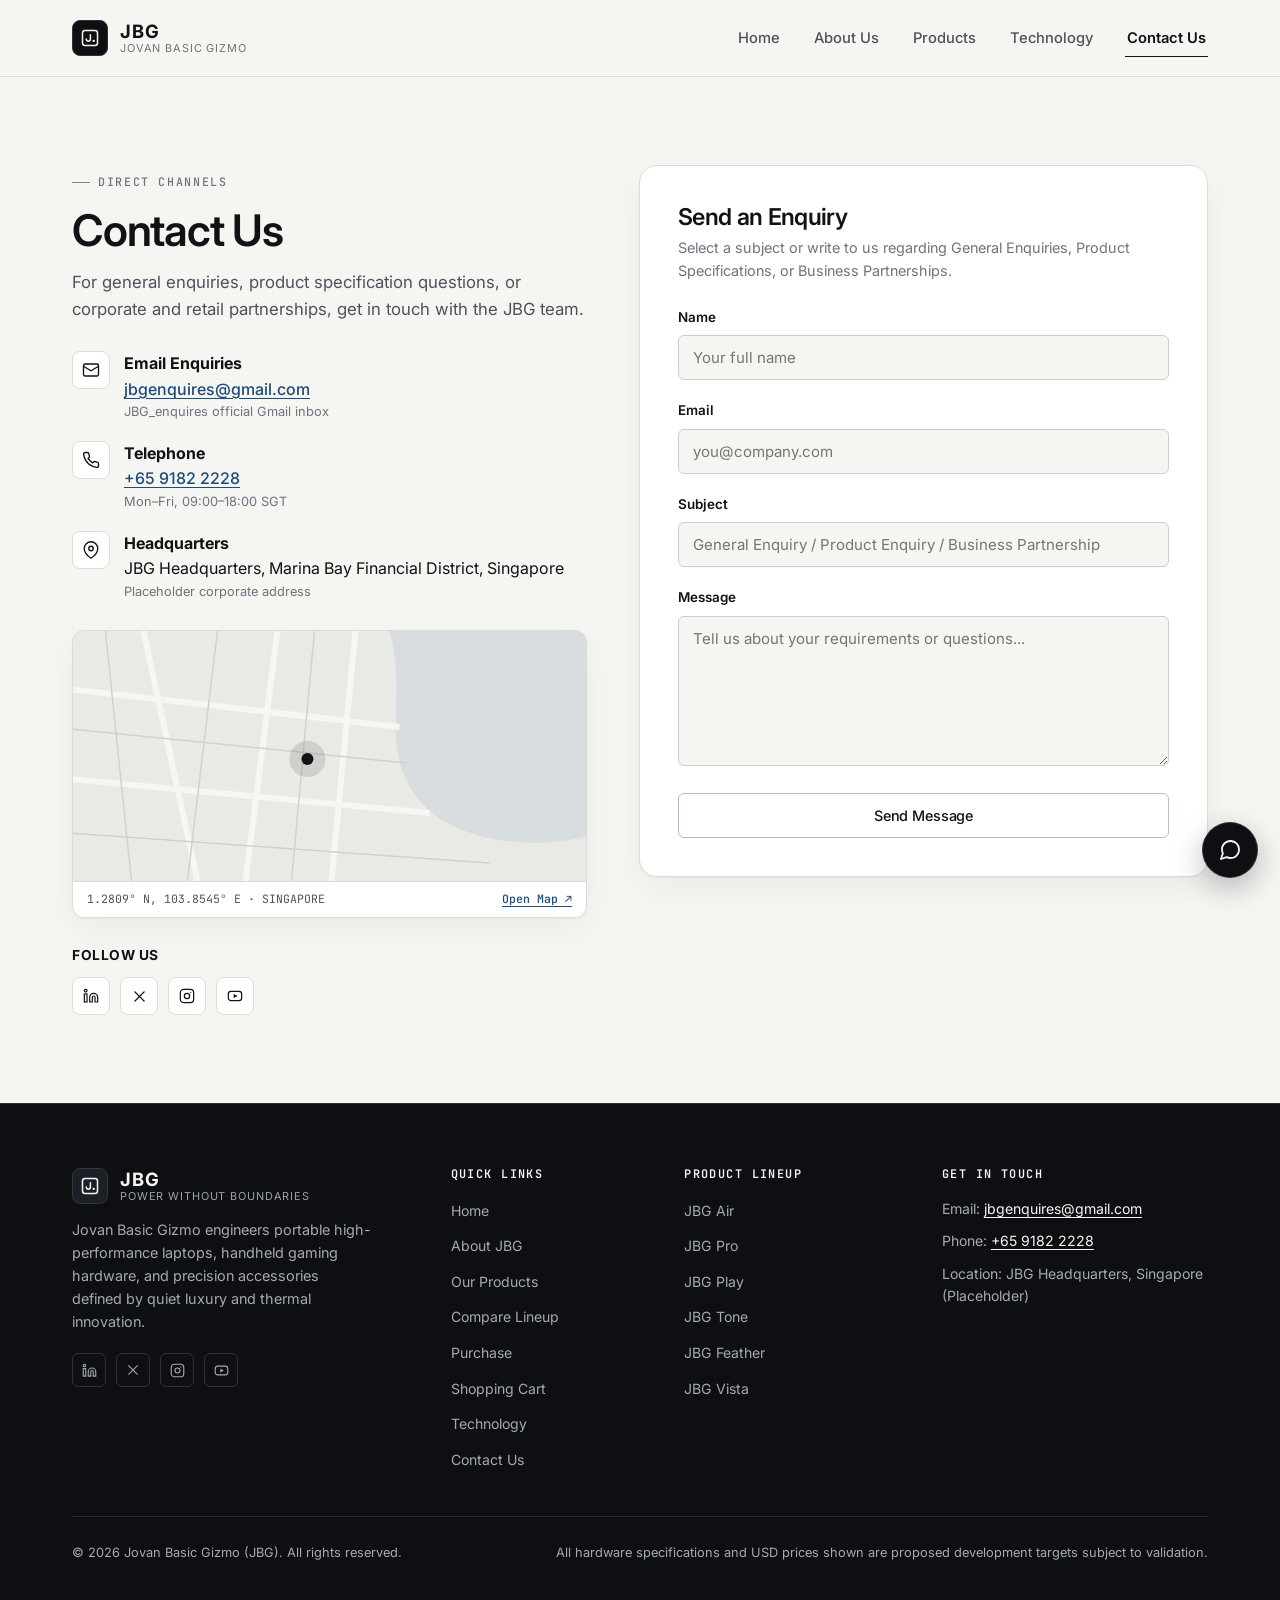
<file: contactus.html>
<!DOCTYPE html>
<html lang="en">
<head>
  <meta charset="UTF-8">
  <meta name="viewport" content="width=device-width, initial-scale=1.0">
  <title>Contact Us — JBG | Jovan Basic Gizmo</title>
  <link rel="preconnect" href="https://fonts.googleapis.com">
  <link rel="preconnect" href="https://fonts.gstatic.com" crossorigin>
  <link href="https://fonts.googleapis.com/css2?family=Inter:wght@400;500;600;700&family=JetBrains+Mono:wght@400;500;600&display=swap" rel="stylesheet">
  <link rel="stylesheet" href="style.css">
</head>
<body data-page="contact">
<div class="wrapper">
  <header class="site-header">
    <div class="container header-inner">
      <a href="index.html" class="brand" aria-label="JBG — Jovan Basic Gizmo Home">
        <span class="brand-mark"><svg width="20" height="20" viewBox="0 0 24 24" fill="none" stroke="currentColor" stroke-width="1.8" stroke-linecap="round" stroke-linejoin="round" aria-hidden="true"><rect x="3" y="3" width="18" height="18" rx="3"/><path d="M12.5 8v5.3a2.5 2.5 0 0 1-5 0"/><circle cx="16.4" cy="15.4" r="1.4" fill="currentColor" stroke="none"/></svg></span>
        <span class="brand-text">
          <span class="brand-name">JBG</span>
          <span class="brand-sub">Jovan Basic Gizmo</span>
        </span>
      </a>
      <nav class="site-nav" aria-label="Primary Navigation">
        <ul class="nav-list">
          <li><a href="index.html">Home</a></li>
          <li><a href="aboutus.html">About Us</a></li>
          <li class="has-dropdown">
            <a href="products.html">Products</a>
            <div class="nav-dropdown" role="menu" aria-label="JBG Product Lineup">
              <a href="products.html"><span>All Products</span><span>6</span></a>
              <div class="dropdown-divider"></div>
              <a href="air-specifications.html"><span>JBG Air</span><span>12C Laptop</span></a>
              <a href="pro-specifications.html"><span>JBG Pro</span><span>24C Laptop</span></a>
              <a href="play-specifications.html"><span>JBG Play</span><span>Handheld</span></a>
              <div class="dropdown-divider"></div>
              <a href="tone-specifications.html"><span>JBG Tone</span><span>ANC Audio</span></a>
              <a href="feather-specifications.html"><span>JBG Feather</span><span>20g Mouse</span></a>
              <a href="vista-specifications.html"><span>JBG Vista</span><span>16&quot; Display</span></a>
              <div class="dropdown-divider"></div>
              <a href="compare.html"><span>Compare Products</span><span>&rarr;</span></a>
              <a href="purchase.html"><span>Purchase</span><span>&rarr;</span></a>
              <a href="cart.html"><span>Shopping Cart</span><span>&rarr;</span></a>
            </div>
          </li>
          <li><a href="technology.html">Technology</a></li>
          <li><a href="contactus.html">Contact Us</a></li>
        </ul>
      </nav>
    </div>
  </header>

  <main class="site-main">
    <section class="section" id="enquire">
      <div class="container contact-grid">
        <div>
          <span class="eyebrow">Direct Channels</span>
          <h1 class="section-title" style="font-size: clamp(2.1rem, 3.4vw, 2.9rem);">Contact Us</h1>
          <p class="section-lead">
            For general enquiries, product specification questions, or corporate and retail partnerships, get in touch with the JBG team.
          </p>

          <ul class="contact-info-list">
            <li class="contact-info-item">
              <span class="contact-icon" aria-hidden="true">
                <svg width="18" height="18" viewBox="0 0 24 24" fill="none" stroke="currentColor" stroke-width="1.8"><rect x="2" y="4" width="20" height="16" rx="2"/><path d="M22 7l-10 6L2 7"/></svg>
              </span>
              <div>
                <strong>Email Enquiries</strong><br>
                <a href="mailto:jbgenquires@gmail.com" class="contact-link">jbgenquires@gmail.com</a>
                <div style="font-size: 0.8rem; color: var(--text-muted);">JBG_enquires official Gmail inbox</div>
              </div>
            </li>
            <li class="contact-info-item">
              <span class="contact-icon" aria-hidden="true">
                <svg width="18" height="18" viewBox="0 0 24 24" fill="none" stroke="currentColor" stroke-width="1.8"><path d="M22 16.92v3a2 2 0 0 1-2.18 2 19.79 19.79 0 0 1-8.63-3.07 19.5 19.5 0 0 1-6-6 19.79 19.79 0 0 1-3.07-8.67A2 2 0 0 1 4.11 2h3a2 2 0 0 1 2 1.72c.12.96.36 1.9.7 2.81a2 2 0 0 1-.45 2.11L8.09 9.91a16 16 0 0 0 6 6l1.27-1.27a2 2 0 0 1 2.11-.45c.91.34 1.85.58 2.81.7A2 2 0 0 1 22 16.92z"/></svg>
              </span>
              <div>
                <strong>Telephone</strong><br>
                <a href="tel:+6591822228" class="contact-link">+65 9182 2228</a>
                <div style="font-size: 0.8rem; color: var(--text-muted);">Mon&ndash;Fri, 09:00&ndash;18:00 SGT</div>
              </div>
            </li>
            <li class="contact-info-item">
              <span class="contact-icon" aria-hidden="true">
                <svg width="18" height="18" viewBox="0 0 24 24" fill="none" stroke="currentColor" stroke-width="1.8"><path d="M21 10c0 7-9 13-9 13s-9-6-9-13a9 9 0 0 1 18 0z"/><circle cx="12" cy="10" r="3"/></svg>
              </span>
              <div>
                <strong>Headquarters</strong><br>
                <span>JBG Headquarters, Marina Bay Financial District, Singapore</span>
                <div style="font-size: 0.8rem; color: var(--text-muted);">Placeholder corporate address</div>
              </div>
            </li>
          </ul>

          <div class="map-frame">
            <svg class="map-underlay" viewBox="0 0 520 250" preserveAspectRatio="xMidYMid slice" aria-hidden="true">
              <rect width="520" height="250" fill="#e9eae6"/>
              <path d="M320,0 C340,70 305,120 355,175 C390,210 460,220 520,205 L520,0 Z" fill="#d8dde0"/>
              <g stroke="#f6f6f3" stroke-width="6" fill="none">
                <path d="M0,58 L330,96"/><path d="M0,148 L360,182"/><path d="M74,0 L128,250"/><path d="M208,0 L176,250"/><path d="M286,0 L262,250"/>
              </g>
              <g stroke="#cfd2cc" stroke-width="1.5" fill="none">
                <path d="M0,98 L338,132"/><path d="M0,202 L420,232"/><path d="M36,0 L62,250"/><path d="M148,0 L118,250"/><path d="M245,0 L222,250"/>
              </g>
              <circle cx="238" cy="128" r="18" fill="#111215" fill-opacity="0.12"/>
              <circle cx="238" cy="128" r="6" fill="#111215"/>
            </svg>
            <iframe
              title="JBG Headquarters Location Map — Singapore"
              src="https://www.openstreetmap.org/export/embed.html?bbox=103.8450%2C1.2740%2C103.8650%2C1.2880&amp;layer=mapnik&amp;marker=1.2809%2C103.8545"></iframe>
            <div class="map-caption">
              <span>1.2809&deg; N, 103.8545&deg; E &middot; SINGAPORE</span>
              <a href="https://maps.google.com/?q=Marina+Bay+Financial+Centre+Singapore" target="_blank" rel="noopener noreferrer" class="contact-link" style="font-size:0.72rem;">Open Map &nearr;</a>
            </div>
          </div>

          <div>
            <strong style="font-size: 0.86rem; letter-spacing: 0.04em; text-transform: uppercase;">Follow Us</strong>
            <div class="social-row">
              <a href="https://linkedin.com" target="_blank" rel="noopener noreferrer" class="social-btn" aria-label="LinkedIn">
                <svg width="16" height="16" viewBox="0 0 24 24" fill="none" stroke="currentColor" stroke-width="1.8"><path d="M16 8a6 6 0 0 1 6 6v7h-4v-7a2 2 0 0 0-2-2 2 2 0 0 0-2 2v7h-4v-7a6 6 0 0 1 6-6z"/><rect x="2" y="9" width="4" height="12"/><circle cx="4" cy="4" r="2"/></svg>
              </a>
              <a href="https://x.com" target="_blank" rel="noopener noreferrer" class="social-btn" aria-label="X">
                <svg width="15" height="15" viewBox="0 0 24 24" fill="none" stroke="currentColor" stroke-width="1.8"><path d="M4 4l16 16M20 4L4 20"/></svg>
              </a>
              <a href="https://instagram.com" target="_blank" rel="noopener noreferrer" class="social-btn" aria-label="Instagram">
                <svg width="16" height="16" viewBox="0 0 24 24" fill="none" stroke="currentColor" stroke-width="1.8"><rect x="2" y="2" width="20" height="20" rx="5"/><circle cx="12" cy="12" r="4"/><circle cx="17.5" cy="6.5" r="1" fill="currentColor" stroke="none"/></svg>
              </a>
              <a href="https://youtube.com" target="_blank" rel="noopener noreferrer" class="social-btn" aria-label="YouTube">
                <svg width="16" height="16" viewBox="0 0 24 24" fill="none" stroke="currentColor" stroke-width="1.8"><rect x="2" y="5" width="20" height="14" rx="4"/><polygon points="10,9 16,12 10,15" fill="currentColor" stroke="none"/></svg>
              </a>
            </div>
          </div>
        </div>

        <div class="contact-form-card">
          <h2 style="font-size: 1.45rem; margin-bottom: 6px;">Send an Enquiry</h2>
          <p style="margin: 0 0 24px; font-size: 0.9rem; color: var(--text-muted);">
            Select a subject or write to us regarding General Enquiries, Product Specifications, or Business Partnerships.
          </p>
          <form id="jbgContactForm">
            <div id="orderSummaryBox" class="order-summary" hidden></div>
            <div class="form-group">
              <label class="form-label" for="contactName">Name</label>
              <input class="form-control" type="text" id="contactName" name="name" placeholder="Your full name" required>
            </div>
            <div class="form-group">
              <label class="form-label" for="contactEmail">Email</label>
              <input class="form-control" type="email" id="contactEmail" name="email" placeholder="you@company.com" required>
            </div>
            <div class="form-group">
              <label class="form-label" for="contactSubject">Subject</label>
              <input class="form-control" type="text" id="contactSubject" name="subject" list="subjectSuggestions" placeholder="General Enquiry / Product Enquiry / Business Partnership" required>
              <datalist id="subjectSuggestions">
                <option value="General Enquiry"></option>
                <option value="Product Purchase — JBG Order"></option>
                <option value="Product Enquiry — JBG Air / Pro / Play"></option>
                <option value="Product Enquiry — JBG Tone / Feather / Vista"></option>
                <option value="Business &amp; Enterprise Partnership"></option>
              </datalist>
            </div>
            <div class="form-group">
              <label class="form-label" for="contactMessage">Message</label>
              <textarea class="form-control" id="contactMessage" name="message" placeholder="Tell us about your requirements or questions..." required></textarea>
            </div>
            <button type="submit" id="contactSubmitBtn" class="btn btn-primary" style="width: 100%;">Send Message</button>
            <div id="formStatus" class="form-status" role="status" aria-live="polite">
              Thank you — your enquiry has been sent to <a href="mailto:jbgenquires@gmail.com" style="text-decoration:underline;font-weight:600;">jbgenquires@gmail.com</a>.
            </div>
          </form>
        </div>
      </div>
    </section>
  </main>

  <footer class="site-footer">
    <div class="container">
      <div class="footer-grid">
        <div>
          <a href="index.html" class="brand" style="color: #f5f5f3;">
            <span class="brand-mark" style="background:#1c1f26;border-color:#323641;"><svg width="20" height="20" viewBox="0 0 24 24" fill="none" stroke="currentColor" stroke-width="1.8" stroke-linecap="round" stroke-linejoin="round" aria-hidden="true"><rect x="3" y="3" width="18" height="18" rx="3"/><path d="M12.5 8v5.3a2.5 2.5 0 0 1-5 0"/><circle cx="16.4" cy="15.4" r="1.4" fill="currentColor" stroke="none"/></svg></span>
            <span class="brand-text">
              <span class="brand-name" style="color:#f5f5f3;">JBG</span>
              <span class="brand-sub" style="color:#9da2ad;">Power Without Boundaries</span>
            </span>
          </a>
          <p class="footer-brand-desc">
            Jovan Basic Gizmo engineers portable high-performance laptops, handheld gaming hardware, and precision accessories defined by quiet luxury and thermal innovation.
          </p>
          <div class="footer-socials" aria-label="JBG Social Media">
            <a href="https://linkedin.com" target="_blank" rel="noopener noreferrer" aria-label="JBG on LinkedIn">
              <svg width="15" height="15" viewBox="0 0 24 24" fill="none" stroke="currentColor" stroke-width="1.8"><path d="M16 8a6 6 0 0 1 6 6v7h-4v-7a2 2 0 0 0-2-2 2 2 0 0 0-2 2v7h-4v-7a6 6 0 0 1 6-6z"/><rect x="2" y="9" width="4" height="12"/><circle cx="4" cy="4" r="2"/></svg>
            </a>
            <a href="https://x.com" target="_blank" rel="noopener noreferrer" aria-label="JBG on X">
              <svg width="14" height="14" viewBox="0 0 24 24" fill="none" stroke="currentColor" stroke-width="1.8"><path d="M4 4l16 16M20 4L4 20"/></svg>
            </a>
            <a href="https://instagram.com" target="_blank" rel="noopener noreferrer" aria-label="JBG on Instagram">
              <svg width="15" height="15" viewBox="0 0 24 24" fill="none" stroke="currentColor" stroke-width="1.8"><rect x="2" y="2" width="20" height="20" rx="5"/><circle cx="12" cy="12" r="4"/><circle cx="17.5" cy="6.5" r="1" fill="currentColor" stroke="none"/></svg>
            </a>
            <a href="https://youtube.com" target="_blank" rel="noopener noreferrer" aria-label="JBG on YouTube">
              <svg width="15" height="15" viewBox="0 0 24 24" fill="none" stroke="currentColor" stroke-width="1.8"><rect x="2" y="5" width="20" height="14" rx="4"/><polygon points="10,9 16,12 10,15" fill="currentColor" stroke="none"/></svg>
            </a>
          </div>
        </div>
        <div>
          <h3 class="footer-heading">Quick Links</h3>
          <ul class="footer-links">
            <li><a href="index.html">Home</a></li>
            <li><a href="aboutus.html">About JBG</a></li>
            <li><a href="products.html">Our Products</a></li>
            <li><a href="compare.html">Compare Lineup</a></li>
            <li><a href="purchase.html">Purchase</a></li>
            <li><a href="cart.html">Shopping Cart</a></li>
            <li><a href="technology.html">Technology</a></li>
            <li><a href="contactus.html">Contact Us</a></li>
          </ul>
        </div>
        <div>
          <h3 class="footer-heading">Product Lineup</h3>
          <ul class="footer-links">
            <li><a href="air-specifications.html">JBG Air</a></li>
            <li><a href="pro-specifications.html">JBG Pro</a></li>
            <li><a href="play-specifications.html">JBG Play</a></li>
            <li><a href="tone-specifications.html">JBG Tone</a></li>
            <li><a href="feather-specifications.html">JBG Feather</a></li>
            <li><a href="vista-specifications.html">JBG Vista</a></li>
          </ul>
        </div>
        <div>
          <h3 class="footer-heading">Get in Touch</h3>
          <ul class="footer-contact-list">
            <li>Email: <a href="mailto:jbgenquires@gmail.com">jbgenquires@gmail.com</a></li>
            <li>Phone: <a href="tel:+6591822228">+65 9182 2228</a></li>
            <li>Location: JBG Headquarters, Singapore (Placeholder)</li>
          </ul>
        </div>
      </div>
      <div class="footer-bottom">
        <span>&copy; 2026 Jovan Basic Gizmo (JBG). All rights reserved.</span>
        <span>All hardware specifications and USD prices shown are proposed development targets subject to validation.</span>
      </div>
    </div>
  </footer>
</div>
<script>
  (function () {
    var form = document.getElementById('jbgContactForm');
    var status = document.getElementById('formStatus');
    var submitBtn = document.getElementById('contactSubmitBtn');
    if (!form) return;

    var nameIn = document.getElementById('contactName');
    var emailIn = document.getElementById('contactEmail');
    var subjIn = document.getElementById('contactSubject');
    var msgIn = document.getElementById('contactMessage');

    // Purchase handoff from cart.html — prefill the verified order details.
    var order = null;
    try { order = JSON.parse(localStorage.getItem('jbg_order') || 'null'); } catch (e) {}
    var isPurchase = location.search.indexOf('intent=purchase') !== -1 && order && order.items && order.items.length;
    var orderLines = [];
    if (isPurchase) {
      var h2 = document.querySelector('.contact-form-card h2');
      if (h2) h2.textContent = 'Complete Your Purchase';
      var lead = document.querySelector('.contact-form-card p');
      if (lead) lead.textContent = 'Your card is verified — add your name and email to submit the order. JBG responds within 2 business days.';
      subjIn.value = 'Product Purchase — JBG Order';
      msgIn.required = false;
      msgIn.placeholder = 'Delivery notes or questions for the JBG team (optional)...';
      setTimeout(function () { if (nameIn) nameIn.focus(); }, 280);

      orderLines.push('JBG ORDER — pending verification');
      order.items.forEach(function (it) {
        orderLines.push('- ' + it.name + ' | ' + it.finish + ' | ' + it.storage + ' | US$' + it.price.toLocaleString('en-US'));
      });
      orderLines.push('Estimated total: US$' + order.total.toLocaleString('en-US'));
      orderLines.push('Partner bank: ' + order.bank);
      orderLines.push('Verified card: ' + order.card);
      orderLines.push('Terms accepted: 800+ credit check, 2-business-day review, no-resale allocation.');

      var box = document.getElementById('orderSummaryBox');
      if (box) {
        var html = '<strong>Your verified order</strong>';
        order.items.forEach(function (it) {
          html += '<div class="order-line"><span>' + it.name + ' &middot; ' + it.finish + ' &middot; ' + it.storage + '</span><span>US$' + it.price.toLocaleString('en-US') + '</span></div>';
        });
        html += '<div class="order-line order-total"><span>Estimated total</span><span>US$' + order.total.toLocaleString('en-US') + '</span></div>';
        html += '<div class="order-meta">' + order.bank + ' &middot; ' + order.card + ' &middot; verified</div>';
        box.innerHTML = html;
        box.hidden = false;
      }
    }

    form.addEventListener('submit', function (e) {
        e.preventDefault();
        var name = document.getElementById('contactName').value.trim();
        var email = document.getElementById('contactEmail').value.trim();
        var subject = document.getElementById('contactSubject').value.trim();
        var message = document.getElementById('contactMessage').value.trim();

        var mailtoHref = 'mailto:jbgenquires@gmail.com?subject=' +
          encodeURIComponent('[JBG Enquiry] ' + subject) +
          '&body=' + encodeURIComponent('From: ' + name + ' (' + email + ')\n\n' + message);

        if (submitBtn) {
          submitBtn.disabled = true;
          submitBtn.textContent = 'Sending...';
        }
        status.classList.remove('visible');

        fetch('https://formsubmit.co/ajax/jbgenquires@gmail.com', {
          method: 'POST',
          headers: { 'Content-Type': 'application/json', 'Accept': 'application/json' },
          body: JSON.stringify({
            name: name,
            email: email,
            subject: subject,
            message: message || '(no customer notes)',
            order_details: isPurchase ? orderLines.join('\n') : '(general enquiry — no order)',
            _subject: 'JBG Website Enquiry: ' + subject,
            _replyto: email
          })
        })
          .then(function (res) {
            if (!res.ok) throw new Error('HTTP ' + res.status);
            return res.json();
          })
          .then(function () {
            status.innerHTML = isPurchase
              ? 'Order request sent — JBG will email your verification link within 2 business days.'
              : 'Thank you — your enquiry has been dispatched to <a href="mailto:jbgenquires@gmail.com" style="text-decoration:underline;font-weight:600;">jbgenquires@gmail.com</a>.';
            status.classList.add('visible');
            if (isPurchase) {
              try {
                localStorage.removeItem('jbg_order');
                localStorage.removeItem('jbg_cart');
              } catch (e) {}
            }
            form.reset();
          })
          .catch(function () {
            status.innerHTML = 'Direct delivery fallback: <a href="' + mailtoHref + '" style="text-decoration:underline;font-weight:600;">Click here to send via your email app to jbgenquires@gmail.com</a>.';
            status.classList.add('visible');
          })
          .finally(function () {
            if (submitBtn) {
              submitBtn.disabled = false;
              submitBtn.textContent = 'Send Message';
            }
          });
      });
  })();
</script>
<script src="assistant.js" defer></script>
<script>
  (function () {
    var isShot = location.search.indexOf('shot=1') !== -1;
    if (isShot) {
      document.documentElement.style.background = '#00ff66';
      document.body.style.background = '#00ff66';
      var w = document.querySelector('.wrapper');
      if (w) { w.style.minHeight = '0'; w.style.background = 'var(--bg)'; }
      return;
    }
    var header = document.querySelector('.site-header');
    function onScroll() {
      if (header) header.classList.toggle('is-scrolled', window.scrollY > 12);
    }
    window.addEventListener('scroll', onScroll, { passive: true });
    onScroll();

    document.documentElement.classList.add('jbg-motion');

    var main = document.querySelector('.site-main');
    window.addEventListener('pageshow', function () {
      if (main) main.classList.remove('is-leaving');
    });

    document.addEventListener('click', function (e) {
      if (e.defaultPrevented || e.button !== 0 || e.metaKey || e.ctrlKey || e.shiftKey || e.altKey) return;
      var a = e.target.closest('a');
      if (!a || !main) return;
      var href = a.getAttribute('href');
      if (!href || href.charAt(0) === '#' || a.target === '_blank' || /^(mailto:|tel:|https?:)/i.test(href)) return;
      e.preventDefault();
      main.classList.add('is-leaving');
      setTimeout(function () { location.href = a.href; }, 145);
    });

    var targets = Array.prototype.slice.call(document.querySelectorAll(
      '.section:not(.hero) .section-header, .product-card, .pillar-card, .mvv-card, .stat-card, .rule-card, .compare-table-wrap, .spec-table-wrap, .cta-banner, .split-grid > *'
    ));
    if (!targets.length || !('IntersectionObserver' in window)) return;

    var gridCount = new WeakMap();
    var topSection = document.querySelector('.site-main section');
    targets.forEach(function (el) {
      if (topSection && topSection.contains(el)) return;
      if (el.getBoundingClientRect().top < window.innerHeight) return;
      var p = el.parentElement;
      var idx = gridCount.get(p) || 0;
      gridCount.set(p, idx + 1);
      el.style.setProperty('--reveal-delay', Math.min(idx * 150, 600) + 'ms');
      el.classList.add('reveal-item');
    });

    var io = new IntersectionObserver(function (entries) {
      entries.forEach(function (entry) {
        if (!entry.isIntersecting) return;
        entry.target.classList.add('is-visible');
        io.unobserve(entry.target);
      });
    }, { threshold: 0.08, rootMargin: '0px 0px -36px 0px' });

    targets.forEach(function (el) {
      if (el.classList.contains('reveal-item')) io.observe(el);
    });

    document.addEventListener('click', function (e) {
      var sel = e.target.closest('.filter-tab, .swatch-btn, .model-card, .config-card:not(.static-box), .bank-chip');
      if (!sel || sel.disabled) return;
      sel.classList.remove('select-pop');
      void sel.offsetWidth;
      sel.classList.add('select-pop');
    });
  })();
</script>
</body>
</html>
</file>
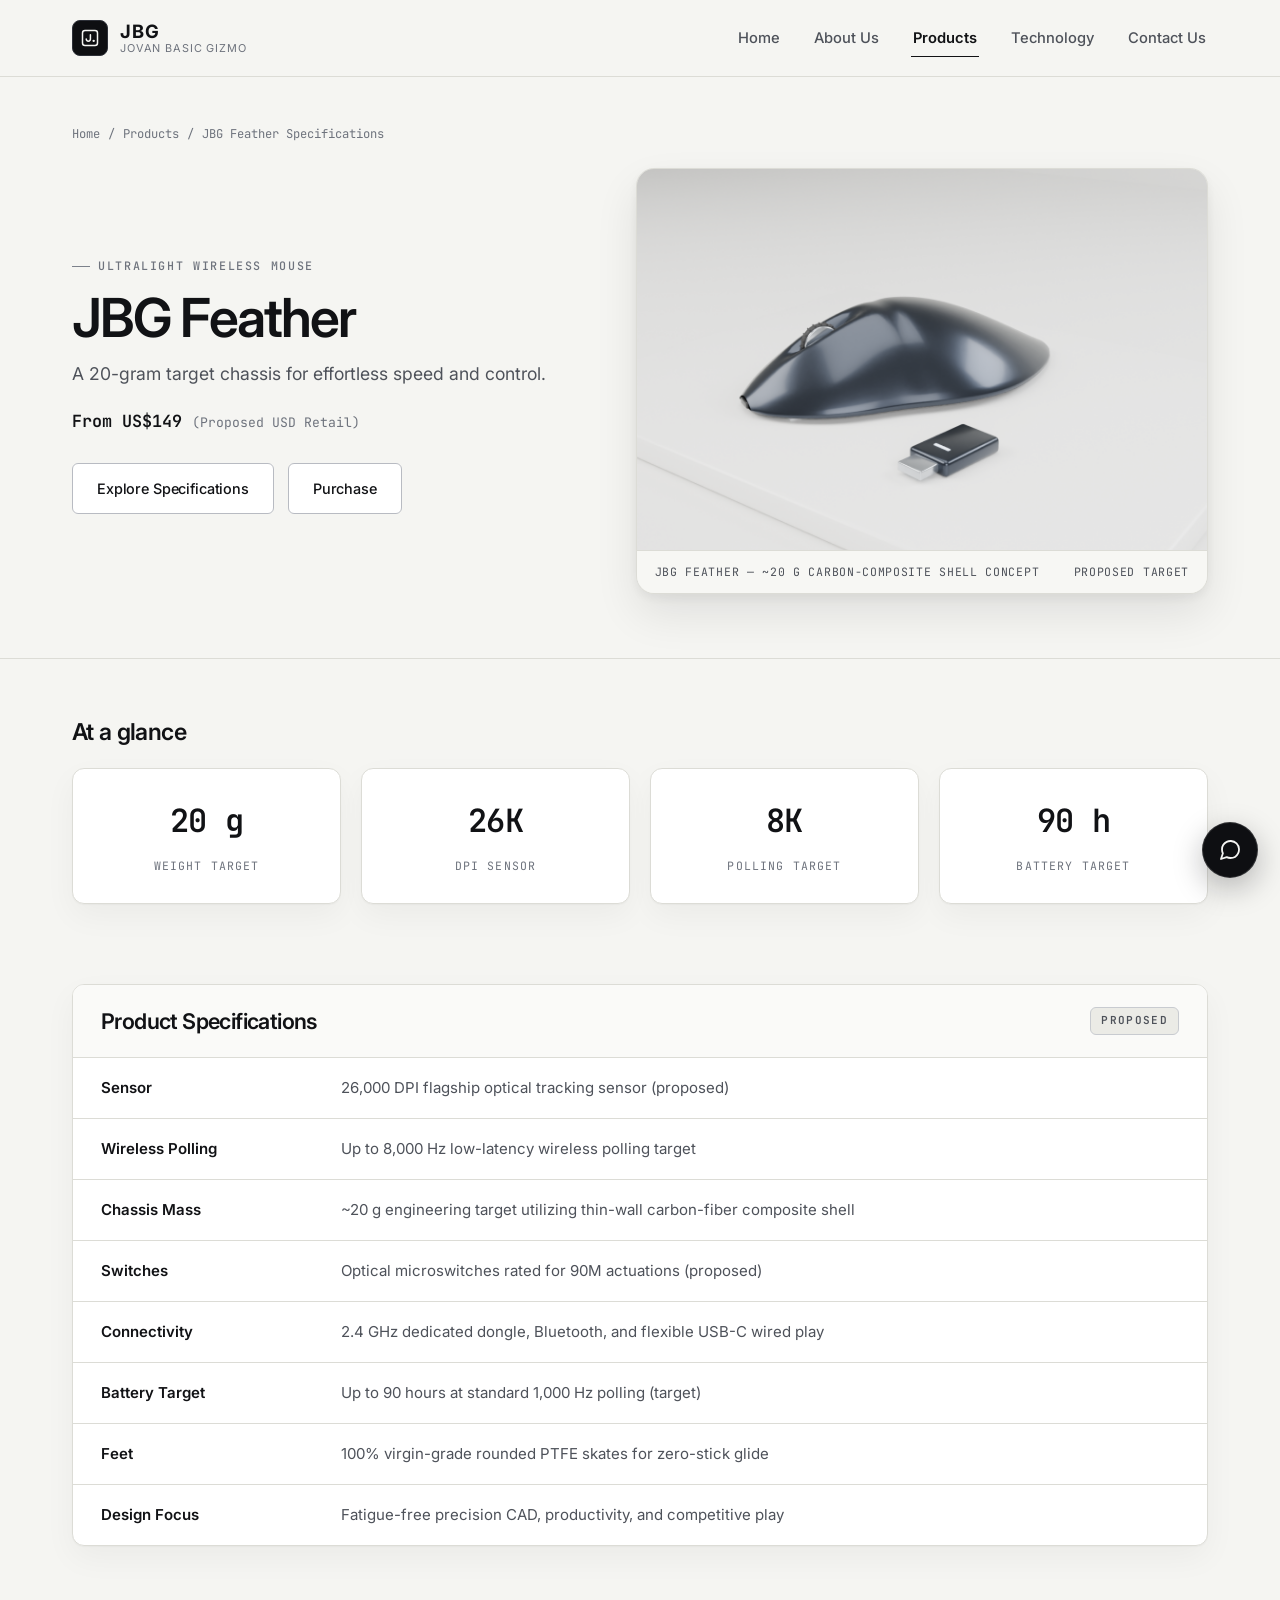
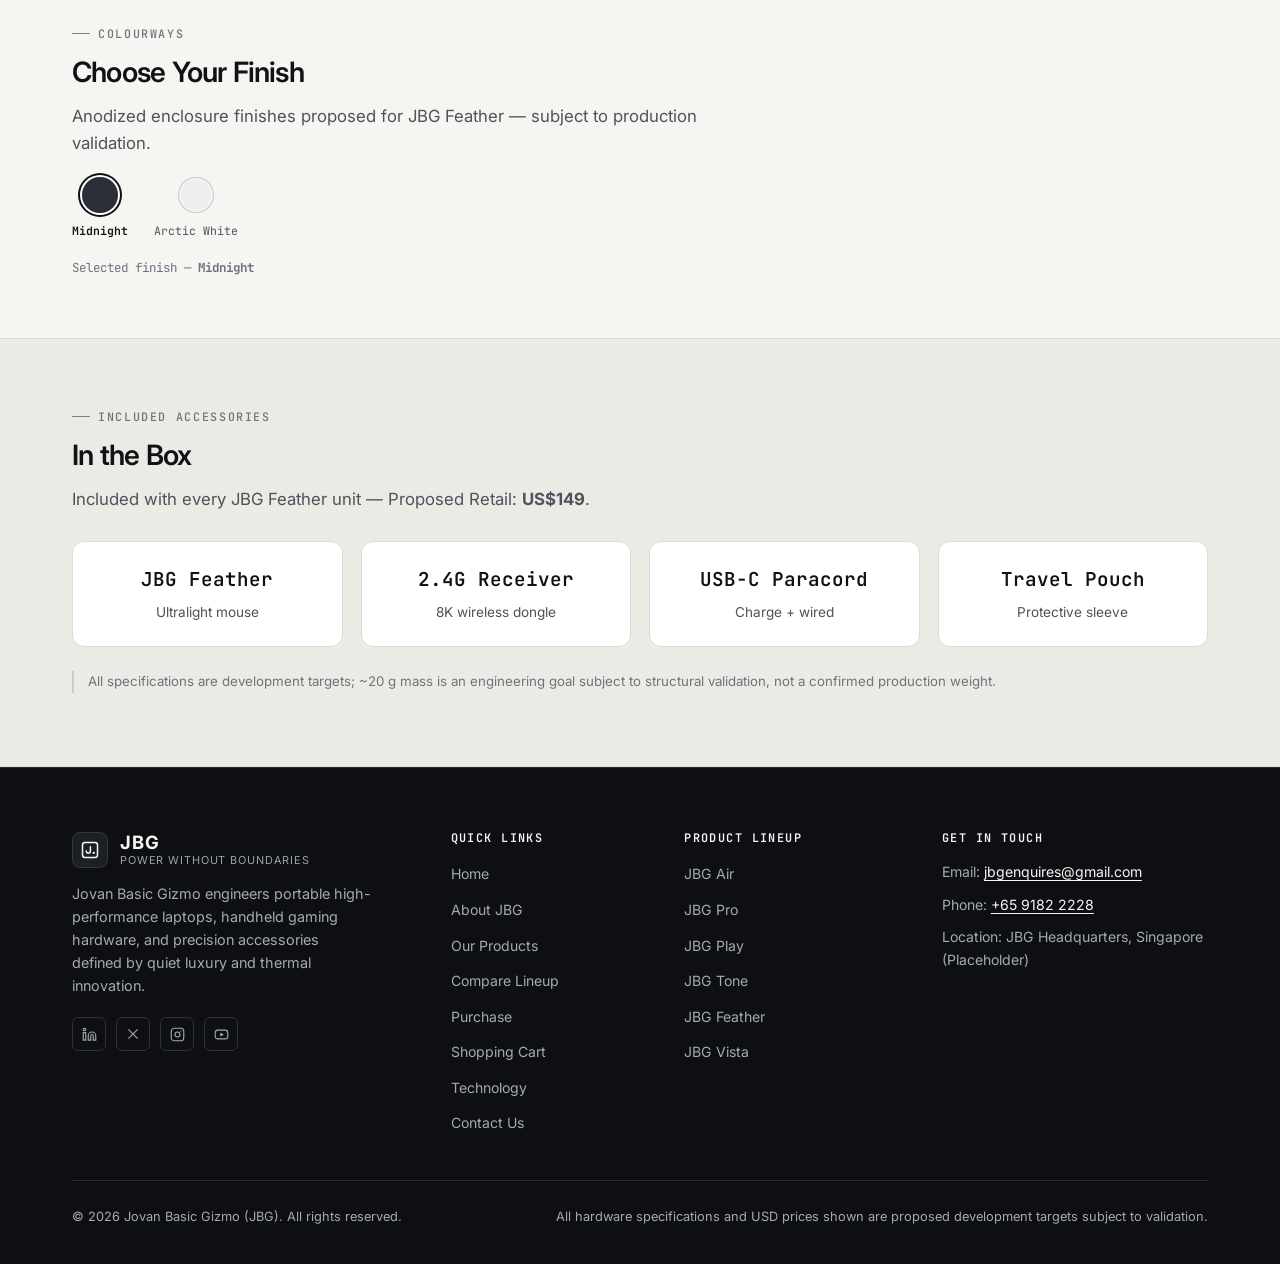
<file: feather-specifications.html>
<!DOCTYPE html>
<html lang="en">
<head>
  <meta charset="UTF-8">
  <meta name="viewport" content="width=device-width, initial-scale=1.0">
  <title>JBG Feather Specifications — JBG | Jovan Basic Gizmo</title>
  <link rel="preconnect" href="https://fonts.googleapis.com">
  <link rel="preconnect" href="https://fonts.gstatic.com" crossorigin>
  <link href="https://fonts.googleapis.com/css2?family=Inter:wght@400;500;600;700&family=JetBrains+Mono:wght@400;500;600&display=swap" rel="stylesheet">
  <link rel="stylesheet" href="style.css">
</head>
<body data-page="products">
<div class="wrapper">
  <header class="site-header">
    <div class="container header-inner">
      <a href="index.html" class="brand" aria-label="JBG — Jovan Basic Gizmo Home">
        <span class="brand-mark"><svg width="20" height="20" viewBox="0 0 24 24" fill="none" stroke="currentColor" stroke-width="1.8" stroke-linecap="round" stroke-linejoin="round" aria-hidden="true"><rect x="3" y="3" width="18" height="18" rx="3"/><path d="M12.5 8v5.3a2.5 2.5 0 0 1-5 0"/><circle cx="16.4" cy="15.4" r="1.4" fill="currentColor" stroke="none"/></svg></span>
        <span class="brand-text">
          <span class="brand-name">JBG</span>
          <span class="brand-sub">Jovan Basic Gizmo</span>
        </span>
      </a>
      <nav class="site-nav" aria-label="Primary Navigation">
        <ul class="nav-list">
          <li><a href="index.html">Home</a></li>
          <li><a href="aboutus.html">About Us</a></li>
          <li class="has-dropdown">
            <a href="products.html">Products</a>
            <div class="nav-dropdown" role="menu" aria-label="JBG Product Lineup">
              <a href="products.html"><span>All Products</span><span>6</span></a>
              <div class="dropdown-divider"></div>
              <a href="air-specifications.html"><span>JBG Air</span><span>12C Laptop</span></a>
              <a href="pro-specifications.html"><span>JBG Pro</span><span>24C Laptop</span></a>
              <a href="play-specifications.html"><span>JBG Play</span><span>Handheld</span></a>
              <div class="dropdown-divider"></div>
              <a href="tone-specifications.html"><span>JBG Tone</span><span>ANC Audio</span></a>
              <a href="feather-specifications.html"><span>JBG Feather</span><span>20g Mouse</span></a>
              <a href="vista-specifications.html"><span>JBG Vista</span><span>16&quot; Display</span></a>
              <div class="dropdown-divider"></div>
              <a href="compare.html"><span>Compare Products</span><span>&rarr;</span></a>
              <a href="purchase.html"><span>Purchase</span><span>&rarr;</span></a>
              <a href="cart.html"><span>Shopping Cart</span><span>&rarr;</span></a>
            </div>
          </li>
          <li><a href="technology.html">Technology</a></li>
          <li><a href="contactus.html">Contact Us</a></li>
        </ul>
      </nav>
    </div>
  </header>

  <main class="site-main">
    <section class="hero" style="padding: 48px 0 64px;">
      <div class="container">
        <div class="breadcrumb">
          <a href="index.html">Home</a> <span>/</span> <a href="products.html">Products</a> <span>/</span> <span>JBG Feather Specifications</span>
        </div>
        <div class="hero-grid">
          <div>
            <span class="eyebrow">Ultralight Wireless Mouse</span>
            <h1 class="hero-title" style="font-size: clamp(2.4rem, 4.2vw, 3.5rem); margin-bottom: 14px;">JBG Feather</h1>
            <p class="hero-desc" style="margin-bottom: 20px;">A 20-gram target chassis for effortless speed and control.</p>
            <p style="font-family: var(--font-mono); font-size: 1.05rem; font-weight: 600; margin: 0 0 28px;">
              From US$149 <span style="font-weight: 400; font-size: 0.82rem; color: var(--text-muted);">(Proposed USD Retail)</span>
            </p>
            <div class="hero-actions" style="margin-bottom: 0;">
              <a href="#specifications" class="btn btn-primary">Explore Specifications</a>
              <a href="purchase.html?model=feather" class="btn btn-outline">Purchase</a>
            </div>
          </div>
          <div class="hero-visual-frame" style="background:#ecece7;border-color:#dcdcd6;">
            <img id="productHeroImg" src="assets/jbg-feather-midnight.png" alt="JBG Feather studio industrial design render">
            <div class="visual-caption" style="background:#f7f7f4;color:#4e525a;border-top-color:#dcdcd6;">
              <span>JBG FEATHER — ~20 G CARBON-COMPOSITE SHELL CONCEPT</span>
              <span>PROPOSED TARGET</span>
            </div>
          </div>
        </div>
      </div>
    </section>

    <section class="section section-tight">
      <div class="container">
        <h2 style="font-size: 1.45rem; margin-bottom: 22px;">At a glance</h2>
        <div class="stats-grid-4">
          <div class="stat-card">
            <span class="stat-value">20 g</span>
            <span class="stat-label">WEIGHT TARGET</span>
          </div>
          <div class="stat-card">
            <span class="stat-value">26K</span>
            <span class="stat-label">DPI SENSOR</span>
          </div>
          <div class="stat-card">
            <span class="stat-value">8K</span>
            <span class="stat-label">POLLING TARGET</span>
          </div>
          <div class="stat-card">
            <span class="stat-value">90 h</span>
            <span class="stat-label">BATTERY TARGET</span>
          </div>
        </div>
      </div>
    </section>

    <section class="section section-tight" id="specifications" style="padding-top: 20px;">
      <div class="container">
        <div class="spec-table-wrap">
          <div class="spec-table-header">
            <h2 style="font-size: 1.35rem;">Product Specifications</h2>
            <span class="badge-proposed">PROPOSED</span>
          </div>
          <table class="spec-table">
            <tbody>
              <tr>
                <th scope="row">Sensor</th>
                <td>26,000 DPI flagship optical tracking sensor (proposed)</td>
              </tr>
              <tr>
                <th scope="row">Wireless Polling</th>
                <td>Up to 8,000 Hz low-latency wireless polling target</td>
              </tr>
              <tr>
                <th scope="row">Chassis Mass</th>
                <td>~20 g engineering target utilizing thin-wall carbon-fiber composite shell</td>
              </tr>
              <tr>
                <th scope="row">Switches</th>
                <td>Optical microswitches rated for 90M actuations (proposed)</td>
              </tr>
              <tr>
                <th scope="row">Connectivity</th>
                <td>2.4 GHz dedicated dongle, Bluetooth, and flexible USB-C wired play</td>
              </tr>
              <tr>
                <th scope="row">Battery Target</th>
                <td>Up to 90 hours at standard 1,000 Hz polling (target)</td>
              </tr>
              <tr>
                <th scope="row">Feet</th>
                <td>100% virgin-grade rounded PTFE skates for zero-stick glide</td>
              </tr>
              <tr>
                <th scope="row">Design Focus</th>
                <td>Fatigue-free precision CAD, productivity, and competitive play</td>
              </tr>
            </tbody>
          </table>
        </div>
      </div>
    </section>

    <section class="section section-tight" style="padding-top: 10px;">
      <div class="container">
        <div class="section-header" style="margin-bottom: 20px;">
          <span class="eyebrow">Colourways</span>
          <h2 class="section-title" style="font-size: 1.75rem;">Choose Your Finish</h2>
          <p class="section-lead">Anodized enclosure finishes proposed for JBG Feather — subject to production validation.</p>
        </div>
        <div class="finish-row" id="finishSelector">
        <button type="button" class="swatch-btn selected" data-finish="Midnight" data-img="assets/jbg-feather-midnight.png">
          <span class="swatch-dot" style="background:#2A2F38;"></span>
          <span class="swatch-name">Midnight</span>
        </button>
        <button type="button" class="swatch-btn" data-finish="Arctic White" data-img="assets/jbg-feather-arcticwhite.png">
          <span class="swatch-dot" style="background:#ECEEF0;"></span>
          <span class="swatch-name">Arctic White</span>
        </button>
        </div>
        <div class="finish-note">Selected finish — <strong id="selectedFinishLabel">Midnight</strong></div>
      </div>
    </section>



    <section class="section section-tight section-subtle">
      <div class="container">
        <div class="section-header" style="margin-bottom: 28px;">
          <span class="eyebrow">Included Accessories</span>
          <h2 class="section-title" style="font-size: 1.75rem;">In the Box</h2>
          <p class="section-lead">Included with every JBG Feather unit — Proposed Retail: <strong>US$149</strong>.</p>
        </div>
        <div class="config-grid-4">
          <div class="config-card static-box">
            <span class="config-title">JBG Feather</span>
            <span class="config-sub">Ultralight mouse</span>
          </div>
          <div class="config-card static-box">
            <span class="config-title">2.4G Receiver</span>
            <span class="config-sub">8K wireless dongle</span>
          </div>
          <div class="config-card static-box">
            <span class="config-title">USB-C Paracord</span>
            <span class="config-sub">Charge + wired</span>
          </div>
          <div class="config-card static-box">
            <span class="config-title">Travel Pouch</span>
            <span class="config-sub">Protective sleeve</span>
          </div>
        </div>
        <p class="spec-disclaimer">All specifications are development targets; ~20 g mass is an engineering goal subject to structural validation, not a confirmed production weight.</p>
      </div>
    </section>
  </main>

  <footer class="site-footer">
    <div class="container">
      <div class="footer-grid">
        <div>
          <a href="index.html" class="brand" style="color: #f5f5f3;">
            <span class="brand-mark" style="background:#1c1f26;border-color:#323641;"><svg width="20" height="20" viewBox="0 0 24 24" fill="none" stroke="currentColor" stroke-width="1.8" stroke-linecap="round" stroke-linejoin="round" aria-hidden="true"><rect x="3" y="3" width="18" height="18" rx="3"/><path d="M12.5 8v5.3a2.5 2.5 0 0 1-5 0"/><circle cx="16.4" cy="15.4" r="1.4" fill="currentColor" stroke="none"/></svg></span>
            <span class="brand-text">
              <span class="brand-name" style="color:#f5f5f3;">JBG</span>
              <span class="brand-sub" style="color:#9da2ad;">Power Without Boundaries</span>
            </span>
          </a>
          <p class="footer-brand-desc">
            Jovan Basic Gizmo engineers portable high-performance laptops, handheld gaming hardware, and precision accessories defined by quiet luxury and thermal innovation.
          </p>
          <div class="footer-socials" aria-label="JBG Social Media">
            <a href="https://linkedin.com" target="_blank" rel="noopener noreferrer" aria-label="JBG on LinkedIn">
              <svg width="15" height="15" viewBox="0 0 24 24" fill="none" stroke="currentColor" stroke-width="1.8"><path d="M16 8a6 6 0 0 1 6 6v7h-4v-7a2 2 0 0 0-2-2 2 2 0 0 0-2 2v7h-4v-7a6 6 0 0 1 6-6z"/><rect x="2" y="9" width="4" height="12"/><circle cx="4" cy="4" r="2"/></svg>
            </a>
            <a href="https://x.com" target="_blank" rel="noopener noreferrer" aria-label="JBG on X">
              <svg width="14" height="14" viewBox="0 0 24 24" fill="none" stroke="currentColor" stroke-width="1.8"><path d="M4 4l16 16M20 4L4 20"/></svg>
            </a>
            <a href="https://instagram.com" target="_blank" rel="noopener noreferrer" aria-label="JBG on Instagram">
              <svg width="15" height="15" viewBox="0 0 24 24" fill="none" stroke="currentColor" stroke-width="1.8"><rect x="2" y="2" width="20" height="20" rx="5"/><circle cx="12" cy="12" r="4"/><circle cx="17.5" cy="6.5" r="1" fill="currentColor" stroke="none"/></svg>
            </a>
            <a href="https://youtube.com" target="_blank" rel="noopener noreferrer" aria-label="JBG on YouTube">
              <svg width="15" height="15" viewBox="0 0 24 24" fill="none" stroke="currentColor" stroke-width="1.8"><rect x="2" y="5" width="20" height="14" rx="4"/><polygon points="10,9 16,12 10,15" fill="currentColor" stroke="none"/></svg>
            </a>
          </div>
        </div>
        <div>
          <h3 class="footer-heading">Quick Links</h3>
          <ul class="footer-links">
            <li><a href="index.html">Home</a></li>
            <li><a href="aboutus.html">About JBG</a></li>
            <li><a href="products.html">Our Products</a></li>
            <li><a href="compare.html">Compare Lineup</a></li>
            <li><a href="purchase.html">Purchase</a></li>
            <li><a href="cart.html">Shopping Cart</a></li>
            <li><a href="technology.html">Technology</a></li>
            <li><a href="contactus.html">Contact Us</a></li>
          </ul>
        </div>
        <div>
          <h3 class="footer-heading">Product Lineup</h3>
          <ul class="footer-links">
            <li><a href="air-specifications.html">JBG Air</a></li>
            <li><a href="pro-specifications.html">JBG Pro</a></li>
            <li><a href="play-specifications.html">JBG Play</a></li>
            <li><a href="tone-specifications.html">JBG Tone</a></li>
            <li><a href="feather-specifications.html">JBG Feather</a></li>
            <li><a href="vista-specifications.html">JBG Vista</a></li>
          </ul>
        </div>
        <div>
          <h3 class="footer-heading">Get in Touch</h3>
          <ul class="footer-contact-list">
            <li>Email: <a href="mailto:jbgenquires@gmail.com">jbgenquires@gmail.com</a></li>
            <li>Phone: <a href="tel:+6591822228">+65 9182 2228</a></li>
            <li>Location: JBG Headquarters, Singapore (Placeholder)</li>
          </ul>
        </div>
      </div>
      <div class="footer-bottom">
        <span>&copy; 2026 Jovan Basic Gizmo (JBG). All rights reserved.</span>
        <span>All hardware specifications and USD prices shown are proposed development targets subject to validation.</span>
      </div>
    </div>
  </footer>
</div>
<script>
  (function () {
    var fsel = document.getElementById('finishSelector');
    if (fsel) {
      var swatches = fsel.querySelectorAll('.swatch-btn');
      var flbl = document.getElementById('selectedFinishLabel');
      var finline = document.getElementById('selectedFinishInline');
      swatches.forEach(function (b) {
        b.addEventListener('click', function () {
          swatches.forEach(function (s) { s.classList.remove('selected'); });
          b.classList.add('selected');
          var n = b.getAttribute('data-finish');
          if (flbl) flbl.textContent = n;
          if (finline) finline.textContent = n;
          var himg = document.getElementById('productHeroImg');
          var src = b.getAttribute('data-img');
          if (himg && src && himg.getAttribute('src') !== src) {
            himg.style.opacity = '0';
            himg.onload = function () { himg.style.opacity = '1'; };
            himg.src = src;
          }
        });
      });
    }
  })();
</script>
<script src="assistant.js" defer></script>
<script>
  (function () {
    var isShot = location.search.indexOf('shot=1') !== -1;
    if (isShot) {
      document.documentElement.style.background = '#00ff66';
      document.body.style.background = '#00ff66';
      var w = document.querySelector('.wrapper');
      if (w) { w.style.minHeight = '0'; w.style.background = 'var(--bg)'; }
      return;
    }
    var header = document.querySelector('.site-header');
    function onScroll() {
      if (header) header.classList.toggle('is-scrolled', window.scrollY > 12);
    }
    window.addEventListener('scroll', onScroll, { passive: true });
    onScroll();

    document.documentElement.classList.add('jbg-motion');

    var main = document.querySelector('.site-main');
    window.addEventListener('pageshow', function () {
      if (main) main.classList.remove('is-leaving');
    });

    document.addEventListener('click', function (e) {
      if (e.defaultPrevented || e.button !== 0 || e.metaKey || e.ctrlKey || e.shiftKey || e.altKey) return;
      var a = e.target.closest('a');
      if (!a || !main) return;
      var href = a.getAttribute('href');
      if (!href || href.charAt(0) === '#' || a.target === '_blank' || /^(mailto:|tel:|https?:)/i.test(href)) return;
      e.preventDefault();
      main.classList.add('is-leaving');
      setTimeout(function () { location.href = a.href; }, 145);
    });

    var targets = Array.prototype.slice.call(document.querySelectorAll(
      '.section:not(.hero) .section-header, .product-card, .pillar-card, .mvv-card, .stat-card, .rule-card, .compare-table-wrap, .spec-table-wrap, .cta-banner, .split-grid > *'
    ));
    if (!targets.length || !('IntersectionObserver' in window)) return;

    var gridCount = new WeakMap();
    var topSection = document.querySelector('.site-main section');
    targets.forEach(function (el) {
      if (topSection && topSection.contains(el)) return;
      if (el.getBoundingClientRect().top < window.innerHeight) return;
      var p = el.parentElement;
      var idx = gridCount.get(p) || 0;
      gridCount.set(p, idx + 1);
      el.style.setProperty('--reveal-delay', Math.min(idx * 150, 600) + 'ms');
      el.classList.add('reveal-item');
    });

    var io = new IntersectionObserver(function (entries) {
      entries.forEach(function (entry) {
        if (!entry.isIntersecting) return;
        entry.target.classList.add('is-visible');
        io.unobserve(entry.target);
      });
    }, { threshold: 0.08, rootMargin: '0px 0px -36px 0px' });

    targets.forEach(function (el) {
      if (el.classList.contains('reveal-item')) io.observe(el);
    });

    document.addEventListener('click', function (e) {
      var sel = e.target.closest('.filter-tab, .swatch-btn, .model-card, .config-card:not(.static-box), .bank-chip');
      if (!sel || sel.disabled) return;
      sel.classList.remove('select-pop');
      void sel.offsetWidth;
      sel.classList.add('select-pop');
    });
  })();
</script>
</body>
</html>
</file>
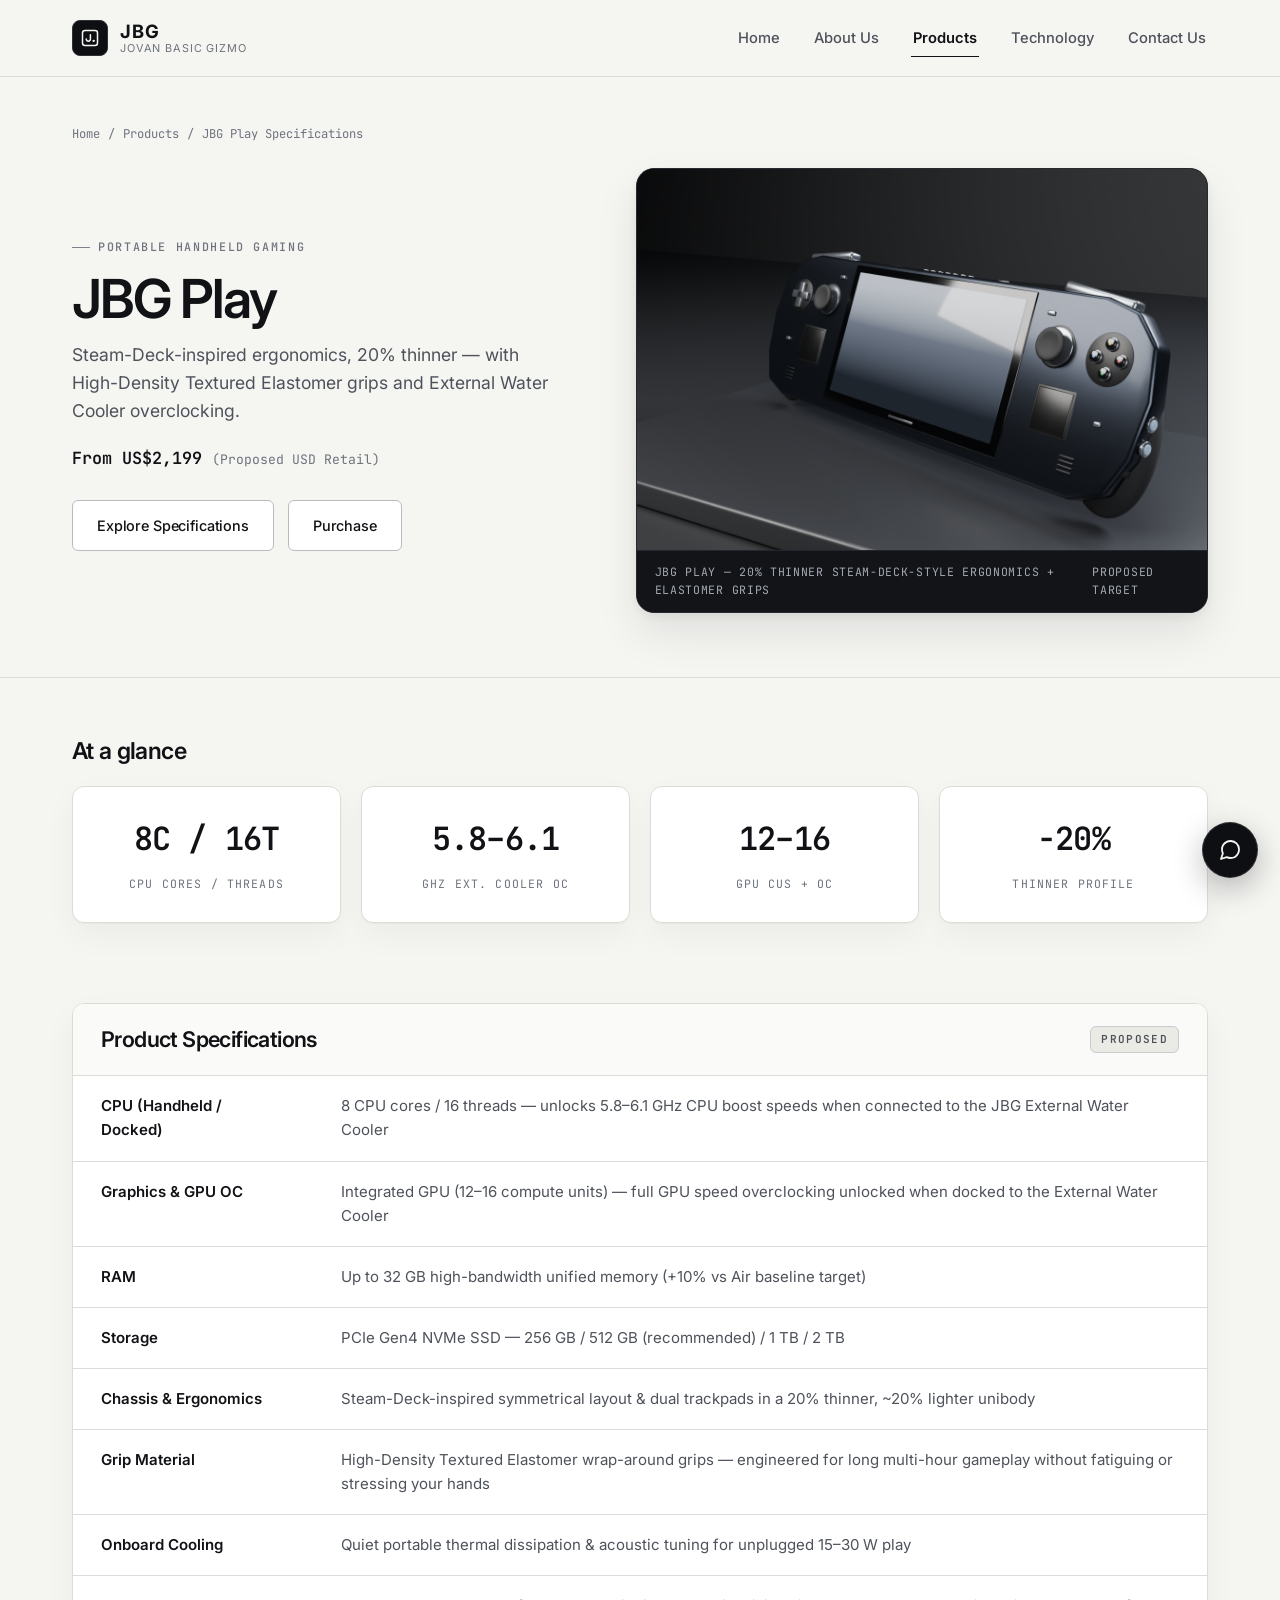
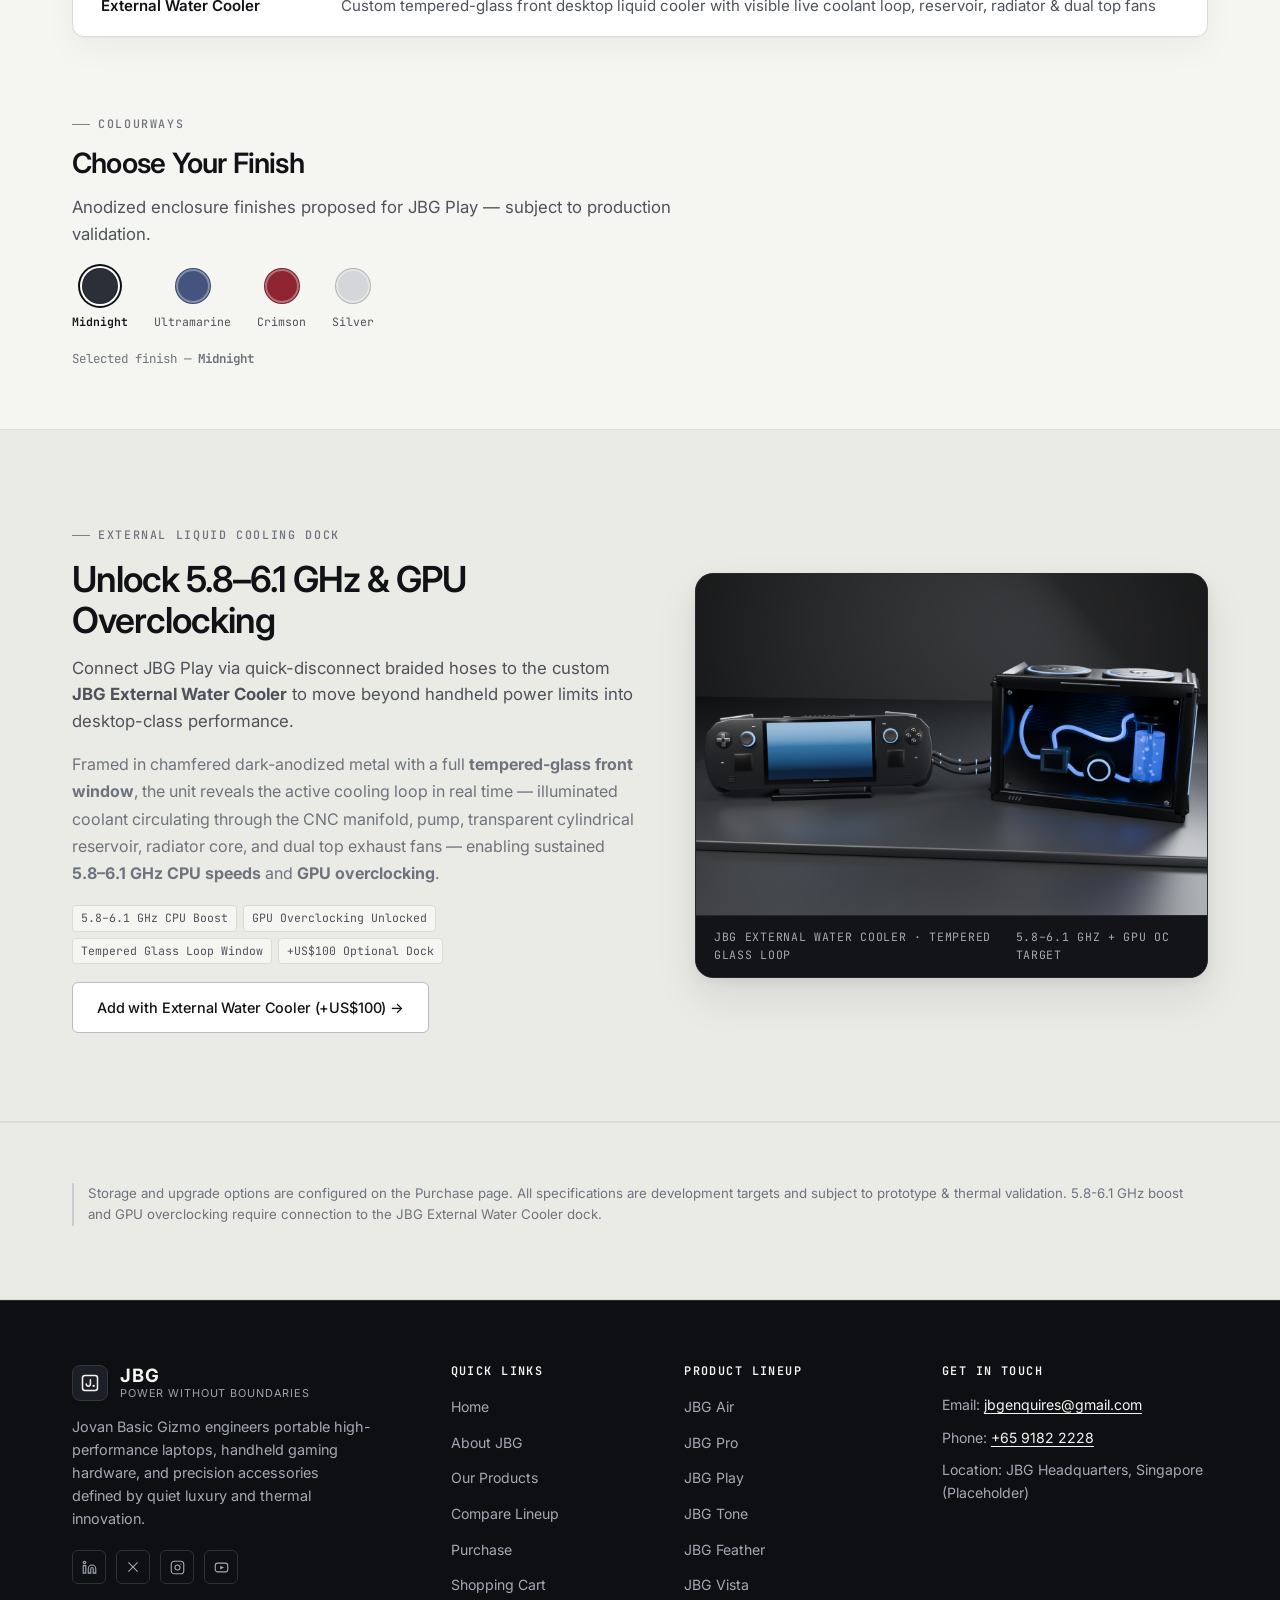
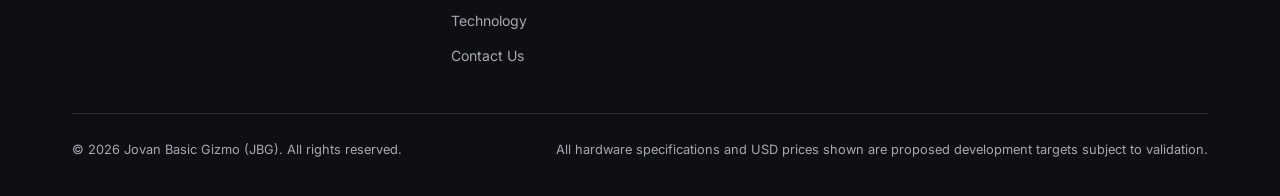
<file: play-specifications.html>
<!DOCTYPE html>
<html lang="en">
<head>
  <meta charset="UTF-8">
  <meta name="viewport" content="width=device-width, initial-scale=1.0">
  <title>JBG Play Specifications — JBG | Jovan Basic Gizmo</title>
  <link rel="preconnect" href="https://fonts.googleapis.com">
  <link rel="preconnect" href="https://fonts.gstatic.com" crossorigin>
  <link href="https://fonts.googleapis.com/css2?family=Inter:wght@400;500;600;700&family=JetBrains+Mono:wght@400;500;600&display=swap" rel="stylesheet">
  <link rel="stylesheet" href="style.css">
</head>
<body data-page="products">
<div class="wrapper">
  <header class="site-header">
    <div class="container header-inner">
      <a href="index.html" class="brand" aria-label="JBG — Jovan Basic Gizmo Home">
        <span class="brand-mark"><svg width="20" height="20" viewBox="0 0 24 24" fill="none" stroke="currentColor" stroke-width="1.8" stroke-linecap="round" stroke-linejoin="round" aria-hidden="true"><rect x="3" y="3" width="18" height="18" rx="3"/><path d="M12.5 8v5.3a2.5 2.5 0 0 1-5 0"/><circle cx="16.4" cy="15.4" r="1.4" fill="currentColor" stroke="none"/></svg></span>
        <span class="brand-text">
          <span class="brand-name">JBG</span>
          <span class="brand-sub">Jovan Basic Gizmo</span>
        </span>
      </a>
      <nav class="site-nav" aria-label="Primary Navigation">
        <ul class="nav-list">
          <li><a href="index.html">Home</a></li>
          <li><a href="aboutus.html">About Us</a></li>
          <li class="has-dropdown">
            <a href="products.html">Products</a>
            <div class="nav-dropdown" role="menu" aria-label="JBG Product Lineup">
              <a href="products.html"><span>All Products</span><span>6</span></a>
              <div class="dropdown-divider"></div>
              <a href="air-specifications.html"><span>JBG Air</span><span>12C Laptop</span></a>
              <a href="pro-specifications.html"><span>JBG Pro</span><span>24C Laptop</span></a>
              <a href="play-specifications.html"><span>JBG Play</span><span>Handheld</span></a>
              <div class="dropdown-divider"></div>
              <a href="tone-specifications.html"><span>JBG Tone</span><span>ANC Audio</span></a>
              <a href="feather-specifications.html"><span>JBG Feather</span><span>20g Mouse</span></a>
              <a href="vista-specifications.html"><span>JBG Vista</span><span>16&quot; Display</span></a>
              <div class="dropdown-divider"></div>
              <a href="compare.html"><span>Compare Products</span><span>&rarr;</span></a>
              <a href="purchase.html"><span>Purchase</span><span>&rarr;</span></a>
              <a href="cart.html"><span>Shopping Cart</span><span>&rarr;</span></a>
            </div>
          </li>
          <li><a href="technology.html">Technology</a></li>
          <li><a href="contactus.html">Contact Us</a></li>
        </ul>
      </nav>
    </div>
  </header>

  <main class="site-main">
    <section class="hero" style="padding: 48px 0 64px;">
      <div class="container">
        <div class="breadcrumb">
          <a href="index.html">Home</a> <span>/</span> <a href="products.html">Products</a> <span>/</span> <span>JBG Play Specifications</span>
        </div>
        <div class="hero-grid">
          <div>
            <span class="eyebrow">Portable Handheld Gaming</span>
            <h1 class="hero-title" style="font-size: clamp(2.4rem, 4.2vw, 3.5rem); margin-bottom: 14px;">JBG Play</h1>
            <p class="hero-desc" style="margin-bottom: 20px;">Steam-Deck-inspired ergonomics, 20% thinner — with High-Density Textured Elastomer grips and External Water Cooler overclocking.</p>
            <p style="font-family: var(--font-mono); font-size: 1.05rem; font-weight: 600; margin: 0 0 28px;">
              From US$2,199 <span style="font-weight: 400; font-size: 0.82rem; color: var(--text-muted);">(Proposed USD Retail)</span>
            </p>
            <div class="hero-actions" style="margin-bottom: 0;">
              <a href="#specifications" class="btn btn-primary">Explore Specifications</a>
              <a href="purchase.html?model=play" class="btn btn-outline">Purchase</a>
            </div>
          </div>
          <div class="hero-visual-frame">
            <img id="productHeroImg" src="assets/jbg-play-midnight.png" alt="JBG Play studio industrial design render">
            <div class="visual-caption">
              <span>JBG PLAY — 20% THINNER STEAM-DECK-STYLE ERGONOMICS + ELASTOMER GRIPS</span>
              <span>PROPOSED TARGET</span>
            </div>
          </div>
        </div>
      </div>
    </section>

    <section class="section section-tight">
      <div class="container">
        <h2 style="font-size: 1.45rem; margin-bottom: 22px;">At a glance</h2>
        <div class="stats-grid-4">
          <div class="stat-card">
            <span class="stat-value">8C / 16T</span>
            <span class="stat-label">CPU CORES / THREADS</span>
          </div>
          <div class="stat-card">
            <span class="stat-value">5.8–6.1</span>
            <span class="stat-label">GHZ EXT. COOLER OC</span>
          </div>
          <div class="stat-card">
            <span class="stat-value">12–16</span>
            <span class="stat-label">GPU CUs + OC</span>
          </div>
          <div class="stat-card">
            <span class="stat-value">-20%</span>
            <span class="stat-label">THINNER PROFILE</span>
          </div>
        </div>
      </div>
    </section>

    <section class="section section-tight" id="specifications" style="padding-top: 20px;">
      <div class="container">
        <div class="spec-table-wrap">
          <div class="spec-table-header">
            <h2 style="font-size: 1.35rem;">Product Specifications</h2>
            <span class="badge-proposed">PROPOSED</span>
          </div>
          <table class="spec-table">
            <tbody>
              <tr>
                <th scope="row">CPU (Handheld / Docked)</th>
                <td>8 CPU cores / 16 threads — unlocks 5.8–6.1 GHz CPU boost speeds when connected to the JBG External Water Cooler</td>
              </tr>
              <tr>
                <th scope="row">Graphics &amp; GPU OC</th>
                <td>Integrated GPU (12–16 compute units) — full GPU speed overclocking unlocked when docked to the External Water Cooler</td>
              </tr>
              <tr>
                <th scope="row">RAM</th>
                <td>Up to 32 GB high-bandwidth unified memory (+10% vs Air baseline target)</td>
              </tr>
              <tr>
                <th scope="row">Storage</th>
                <td>PCIe Gen4 NVMe SSD — 256 GB / 512 GB (recommended) / 1 TB / 2 TB</td>
              </tr>
              <tr>
                <th scope="row">Chassis &amp; Ergonomics</th>
                <td>Steam-Deck-inspired symmetrical layout &amp; dual trackpads in a 20% thinner, ~20% lighter unibody</td>
              </tr>
              <tr>
                <th scope="row">Grip Material</th>
                <td>High-Density Textured Elastomer wrap-around grips — engineered for long multi-hour gameplay without fatiguing or stressing your hands</td>
              </tr>
              <tr>
                <th scope="row">Onboard Cooling</th>
                <td>Quiet portable thermal dissipation &amp; acoustic tuning for unplugged 15–30 W play</td>
              </tr>
              <tr>
                <th scope="row">External Water Cooler</th>
                <td>Custom tempered-glass front desktop liquid cooler with visible live coolant loop, reservoir, radiator &amp; dual top fans</td>
              </tr>
            </tbody>
          </table>
        </div>
      </div>
    </section>

    <section class="section section-tight" style="padding-top: 10px;">
      <div class="container">
        <div class="section-header" style="margin-bottom: 20px;">
          <span class="eyebrow">Colourways</span>
          <h2 class="section-title" style="font-size: 1.75rem;">Choose Your Finish</h2>
          <p class="section-lead">Anodized enclosure finishes proposed for JBG Play — subject to production validation.</p>
        </div>
        <div class="finish-row" id="finishSelector">
        <button type="button" class="swatch-btn selected" data-finish="Midnight" data-img="assets/jbg-play-midnight.png">
          <span class="swatch-dot" style="background:#2A2F38;"></span>
          <span class="swatch-name">Midnight</span>
        </button>
        <button type="button" class="swatch-btn" data-finish="Ultramarine" data-img="assets/jbg-play-ultramarine.png">
          <span class="swatch-dot" style="background:#44547E;"></span>
          <span class="swatch-name">Ultramarine</span>
        </button>
        <button type="button" class="swatch-btn" data-finish="Crimson" data-img="assets/jbg-play-crimson.png">
          <span class="swatch-dot" style="background:#8E2430;"></span>
          <span class="swatch-name">Crimson</span>
        </button>
        <button type="button" class="swatch-btn" data-finish="Silver" data-img="assets/jbg-play-silver.png">
          <span class="swatch-dot" style="background:#D4D6D9;"></span>
          <span class="swatch-name">Silver</span>
        </button>
        </div>
        <div class="finish-note">Selected finish — <strong id="selectedFinishLabel">Midnight</strong></div>
      </div>
    </section>

    <section class="section section-subtle" id="water-cooler">
      <div class="container split-grid">
        <div>
          <span class="eyebrow">External Liquid Cooling Dock</span>
          <h2 class="section-title" style="font-size: clamp(1.75rem, 2.8vw, 2.35rem); margin-bottom: 14px;">Unlock 5.8&ndash;6.1 GHz &amp; GPU Overclocking</h2>
          <p class="section-lead" style="margin-bottom: 16px;">
            Connect JBG Play via quick-disconnect braided hoses to the custom <strong>JBG External Water Cooler</strong> to move beyond handheld power limits into desktop-class performance.
          </p>
          <p style="color: var(--text-muted); margin: 0 0 18px; line-height: 1.7;">
            Framed in chamfered dark-anodized metal with a full <strong>tempered-glass front window</strong>, the unit reveals the active cooling loop in real time &mdash; illuminated coolant circulating through the CNC manifold, pump, transparent cylindrical reservoir, radiator core, and dual top exhaust fans &mdash; enabling sustained <strong>5.8&ndash;6.1 GHz CPU speeds</strong> and <strong>GPU overclocking</strong>.
          </p>
          <div class="product-card-specs-mini" style="margin-bottom: 18px;">
            <span class="spec-chip">5.8&ndash;6.1 GHz CPU Boost</span>
            <span class="spec-chip">GPU Overclocking Unlocked</span>
            <span class="spec-chip">Tempered Glass Loop Window</span>
            <span class="spec-chip">+US$100 Optional Dock</span>
          </div>
          <a href="purchase.html?model=play&cooler=1" class="btn btn-primary">Add with External Water Cooler (+US$100) &rarr;</a>
        </div>
        <div class="hero-visual-frame">
          <img src="assets/jbg-play-cooler.png" alt="JBG Play docked to the custom Tempered-Glass External Water Cooler showing visible blue liquid cooling loop">
          <div class="visual-caption">
            <span>JBG EXTERNAL WATER COOLER &middot; TEMPERED GLASS LOOP</span>
            <span>5.8&ndash;6.1 GHZ + GPU OC TARGET</span>
          </div>
        </div>
      </div>
    </section>

    <section class="section section-tight section-subtle">
      <div class="container">
        <p class="spec-disclaimer" style="margin-top: 0;">Storage and upgrade options are configured on the <a href="purchase.html?model=play">Purchase page</a>. All specifications are development targets and subject to prototype &amp; thermal validation. 5.8-6.1 GHz boost and GPU overclocking require connection to the JBG External Water Cooler dock.</p>
      </div>
    </section>
  </main>

  <footer class="site-footer">
    <div class="container">
      <div class="footer-grid">
        <div>
          <a href="index.html" class="brand" style="color: #f5f5f3;">
            <span class="brand-mark" style="background:#1c1f26;border-color:#323641;"><svg width="20" height="20" viewBox="0 0 24 24" fill="none" stroke="currentColor" stroke-width="1.8" stroke-linecap="round" stroke-linejoin="round" aria-hidden="true"><rect x="3" y="3" width="18" height="18" rx="3"/><path d="M12.5 8v5.3a2.5 2.5 0 0 1-5 0"/><circle cx="16.4" cy="15.4" r="1.4" fill="currentColor" stroke="none"/></svg></span>
            <span class="brand-text">
              <span class="brand-name" style="color:#f5f5f3;">JBG</span>
              <span class="brand-sub" style="color:#9da2ad;">Power Without Boundaries</span>
            </span>
          </a>
          <p class="footer-brand-desc">
            Jovan Basic Gizmo engineers portable high-performance laptops, handheld gaming hardware, and precision accessories defined by quiet luxury and thermal innovation.
          </p>
          <div class="footer-socials" aria-label="JBG Social Media">
            <a href="https://linkedin.com" target="_blank" rel="noopener noreferrer" aria-label="JBG on LinkedIn">
              <svg width="15" height="15" viewBox="0 0 24 24" fill="none" stroke="currentColor" stroke-width="1.8"><path d="M16 8a6 6 0 0 1 6 6v7h-4v-7a2 2 0 0 0-2-2 2 2 0 0 0-2 2v7h-4v-7a6 6 0 0 1 6-6z"/><rect x="2" y="9" width="4" height="12"/><circle cx="4" cy="4" r="2"/></svg>
            </a>
            <a href="https://x.com" target="_blank" rel="noopener noreferrer" aria-label="JBG on X">
              <svg width="14" height="14" viewBox="0 0 24 24" fill="none" stroke="currentColor" stroke-width="1.8"><path d="M4 4l16 16M20 4L4 20"/></svg>
            </a>
            <a href="https://instagram.com" target="_blank" rel="noopener noreferrer" aria-label="JBG on Instagram">
              <svg width="15" height="15" viewBox="0 0 24 24" fill="none" stroke="currentColor" stroke-width="1.8"><rect x="2" y="2" width="20" height="20" rx="5"/><circle cx="12" cy="12" r="4"/><circle cx="17.5" cy="6.5" r="1" fill="currentColor" stroke="none"/></svg>
            </a>
            <a href="https://youtube.com" target="_blank" rel="noopener noreferrer" aria-label="JBG on YouTube">
              <svg width="15" height="15" viewBox="0 0 24 24" fill="none" stroke="currentColor" stroke-width="1.8"><rect x="2" y="5" width="20" height="14" rx="4"/><polygon points="10,9 16,12 10,15" fill="currentColor" stroke="none"/></svg>
            </a>
          </div>
        </div>
        <div>
          <h3 class="footer-heading">Quick Links</h3>
          <ul class="footer-links">
            <li><a href="index.html">Home</a></li>
            <li><a href="aboutus.html">About JBG</a></li>
            <li><a href="products.html">Our Products</a></li>
            <li><a href="compare.html">Compare Lineup</a></li>
            <li><a href="purchase.html">Purchase</a></li>
            <li><a href="cart.html">Shopping Cart</a></li>
            <li><a href="technology.html">Technology</a></li>
            <li><a href="contactus.html">Contact Us</a></li>
          </ul>
        </div>
        <div>
          <h3 class="footer-heading">Product Lineup</h3>
          <ul class="footer-links">
            <li><a href="air-specifications.html">JBG Air</a></li>
            <li><a href="pro-specifications.html">JBG Pro</a></li>
            <li><a href="play-specifications.html">JBG Play</a></li>
            <li><a href="tone-specifications.html">JBG Tone</a></li>
            <li><a href="feather-specifications.html">JBG Feather</a></li>
            <li><a href="vista-specifications.html">JBG Vista</a></li>
          </ul>
        </div>
        <div>
          <h3 class="footer-heading">Get in Touch</h3>
          <ul class="footer-contact-list">
            <li>Email: <a href="mailto:jbgenquires@gmail.com">jbgenquires@gmail.com</a></li>
            <li>Phone: <a href="tel:+6591822228">+65 9182 2228</a></li>
            <li>Location: JBG Headquarters, Singapore (Placeholder)</li>
          </ul>
        </div>
      </div>
      <div class="footer-bottom">
        <span>&copy; 2026 Jovan Basic Gizmo (JBG). All rights reserved.</span>
        <span>All hardware specifications and USD prices shown are proposed development targets subject to validation.</span>
      </div>
    </div>
  </footer>
</div>
<script>
  (function () {
    var fsel = document.getElementById('finishSelector');
    if (fsel) {
      var swatches = fsel.querySelectorAll('.swatch-btn');
      var flbl = document.getElementById('selectedFinishLabel');
      var finline = document.getElementById('selectedFinishInline');
      swatches.forEach(function (b) {
        b.addEventListener('click', function () {
          swatches.forEach(function (s) { s.classList.remove('selected'); });
          b.classList.add('selected');
          var n = b.getAttribute('data-finish');
          if (flbl) flbl.textContent = n;
          if (finline) finline.textContent = n;
          var himg = document.getElementById('productHeroImg');
          var src = b.getAttribute('data-img');
          if (himg && src && himg.getAttribute('src') !== src) {
            himg.style.opacity = '0';
            himg.onload = function () { himg.style.opacity = '1'; };
            himg.src = src;
          }
        });
      });
    }
  })();
</script>
<script src="assistant.js" defer></script>
<script>
  (function () {
    var isShot = location.search.indexOf('shot=1') !== -1;
    if (isShot) {
      document.documentElement.style.background = '#00ff66';
      document.body.style.background = '#00ff66';
      var w = document.querySelector('.wrapper');
      if (w) { w.style.minHeight = '0'; w.style.background = 'var(--bg)'; }
      return;
    }
    var header = document.querySelector('.site-header');
    function onScroll() {
      if (header) header.classList.toggle('is-scrolled', window.scrollY > 12);
    }
    window.addEventListener('scroll', onScroll, { passive: true });
    onScroll();

    document.documentElement.classList.add('jbg-motion');

    var main = document.querySelector('.site-main');
    window.addEventListener('pageshow', function () {
      if (main) main.classList.remove('is-leaving');
    });

    document.addEventListener('click', function (e) {
      if (e.defaultPrevented || e.button !== 0 || e.metaKey || e.ctrlKey || e.shiftKey || e.altKey) return;
      var a = e.target.closest('a');
      if (!a || !main) return;
      var href = a.getAttribute('href');
      if (!href || href.charAt(0) === '#' || a.target === '_blank' || /^(mailto:|tel:|https?:)/i.test(href)) return;
      e.preventDefault();
      main.classList.add('is-leaving');
      setTimeout(function () { location.href = a.href; }, 145);
    });

    var targets = Array.prototype.slice.call(document.querySelectorAll(
      '.section:not(.hero) .section-header, .product-card, .pillar-card, .mvv-card, .stat-card, .rule-card, .compare-table-wrap, .spec-table-wrap, .cta-banner, .split-grid > *'
    ));
    if (!targets.length || !('IntersectionObserver' in window)) return;

    var gridCount = new WeakMap();
    var topSection = document.querySelector('.site-main section');
    targets.forEach(function (el) {
      if (topSection && topSection.contains(el)) return;
      if (el.getBoundingClientRect().top < window.innerHeight) return;
      var p = el.parentElement;
      var idx = gridCount.get(p) || 0;
      gridCount.set(p, idx + 1);
      el.style.setProperty('--reveal-delay', Math.min(idx * 150, 600) + 'ms');
      el.classList.add('reveal-item');
    });

    var io = new IntersectionObserver(function (entries) {
      entries.forEach(function (entry) {
        if (!entry.isIntersecting) return;
        entry.target.classList.add('is-visible');
        io.unobserve(entry.target);
      });
    }, { threshold: 0.08, rootMargin: '0px 0px -36px 0px' });

    targets.forEach(function (el) {
      if (el.classList.contains('reveal-item')) io.observe(el);
    });

    document.addEventListener('click', function (e) {
      var sel = e.target.closest('.filter-tab, .swatch-btn, .model-card, .config-card:not(.static-box), .bank-chip');
      if (!sel || sel.disabled) return;
      sel.classList.remove('select-pop');
      void sel.offsetWidth;
      sel.classList.add('select-pop');
    });
  })();
</script>
</body>
</html>
</file>
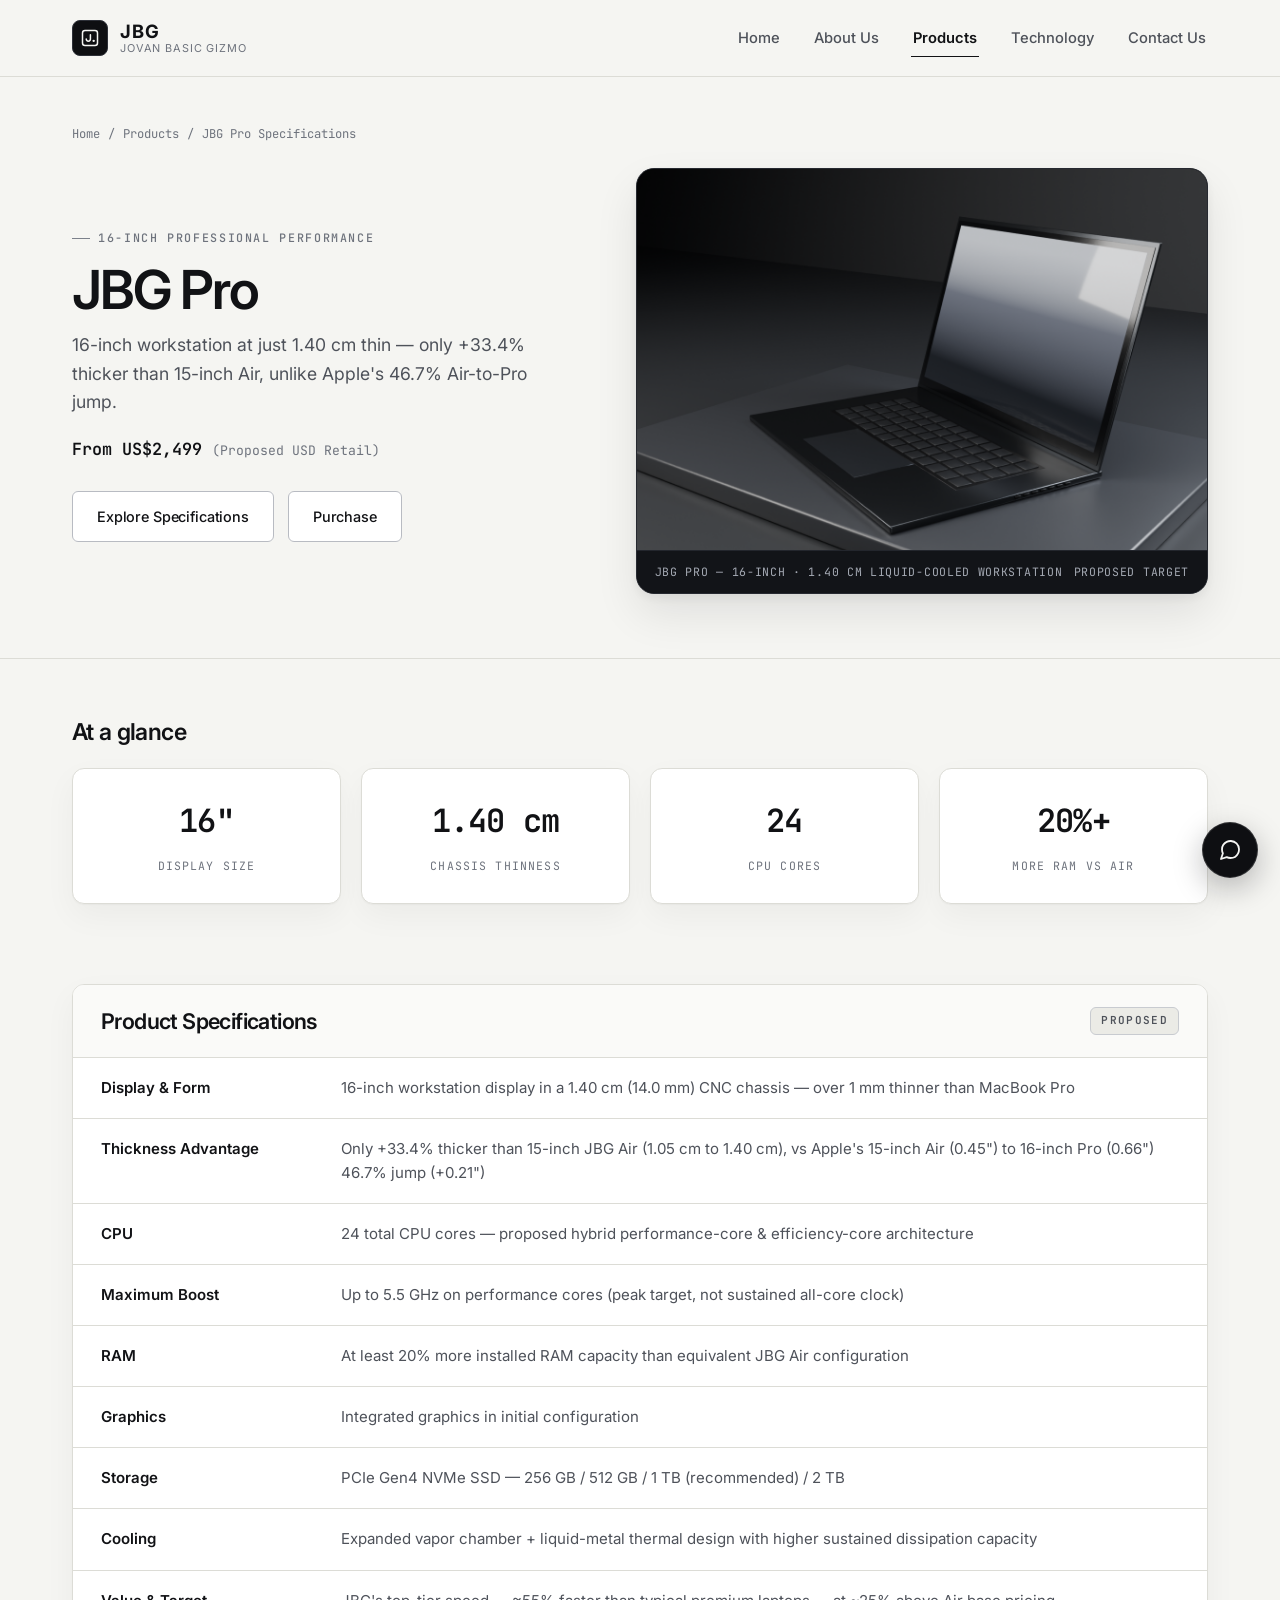
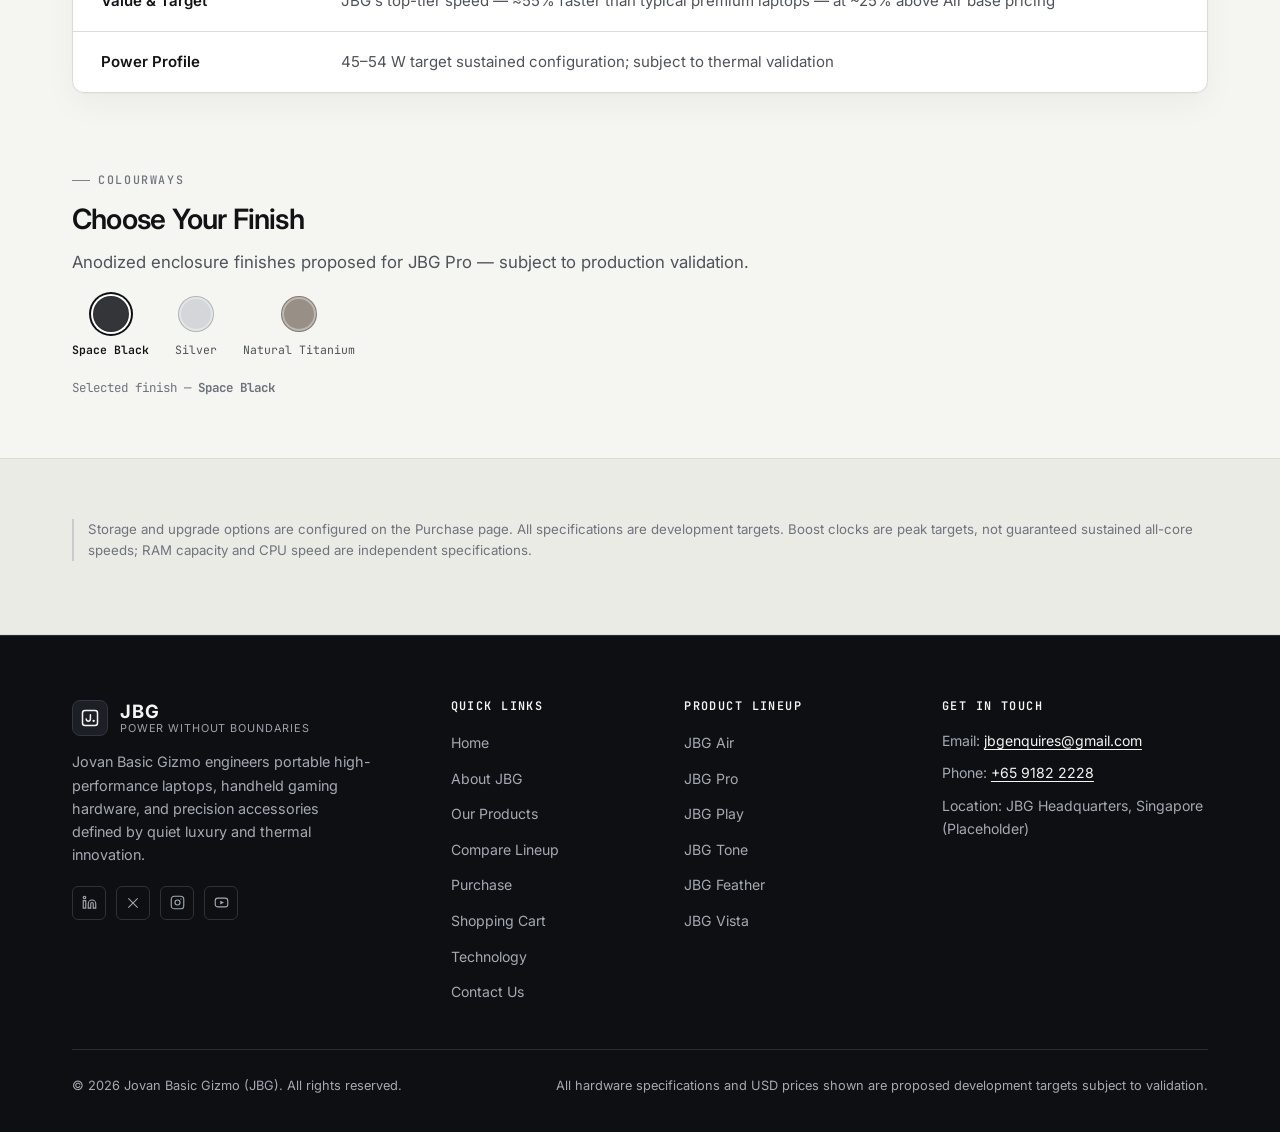
<file: pro-specifications.html>
<!DOCTYPE html>
<html lang="en">
<head>
  <meta charset="UTF-8">
  <meta name="viewport" content="width=device-width, initial-scale=1.0">
  <title>JBG Pro Specifications — JBG | Jovan Basic Gizmo</title>
  <link rel="preconnect" href="https://fonts.googleapis.com">
  <link rel="preconnect" href="https://fonts.gstatic.com" crossorigin>
  <link href="https://fonts.googleapis.com/css2?family=Inter:wght@400;500;600;700&family=JetBrains+Mono:wght@400;500;600&display=swap" rel="stylesheet">
  <link rel="stylesheet" href="style.css">
</head>
<body data-page="products">
<div class="wrapper">
  <header class="site-header">
    <div class="container header-inner">
      <a href="index.html" class="brand" aria-label="JBG — Jovan Basic Gizmo Home">
        <span class="brand-mark"><svg width="20" height="20" viewBox="0 0 24 24" fill="none" stroke="currentColor" stroke-width="1.8" stroke-linecap="round" stroke-linejoin="round" aria-hidden="true"><rect x="3" y="3" width="18" height="18" rx="3"/><path d="M12.5 8v5.3a2.5 2.5 0 0 1-5 0"/><circle cx="16.4" cy="15.4" r="1.4" fill="currentColor" stroke="none"/></svg></span>
        <span class="brand-text">
          <span class="brand-name">JBG</span>
          <span class="brand-sub">Jovan Basic Gizmo</span>
        </span>
      </a>
      <nav class="site-nav" aria-label="Primary Navigation">
        <ul class="nav-list">
          <li><a href="index.html">Home</a></li>
          <li><a href="aboutus.html">About Us</a></li>
          <li class="has-dropdown">
            <a href="products.html">Products</a>
            <div class="nav-dropdown" role="menu" aria-label="JBG Product Lineup">
              <a href="products.html"><span>All Products</span><span>6</span></a>
              <div class="dropdown-divider"></div>
              <a href="air-specifications.html"><span>JBG Air</span><span>12C Laptop</span></a>
              <a href="pro-specifications.html"><span>JBG Pro</span><span>24C Laptop</span></a>
              <a href="play-specifications.html"><span>JBG Play</span><span>Handheld</span></a>
              <div class="dropdown-divider"></div>
              <a href="tone-specifications.html"><span>JBG Tone</span><span>ANC Audio</span></a>
              <a href="feather-specifications.html"><span>JBG Feather</span><span>20g Mouse</span></a>
              <a href="vista-specifications.html"><span>JBG Vista</span><span>16&quot; Display</span></a>
              <div class="dropdown-divider"></div>
              <a href="compare.html"><span>Compare Products</span><span>&rarr;</span></a>
              <a href="purchase.html"><span>Purchase</span><span>&rarr;</span></a>
              <a href="cart.html"><span>Shopping Cart</span><span>&rarr;</span></a>
            </div>
          </li>
          <li><a href="technology.html">Technology</a></li>
          <li><a href="contactus.html">Contact Us</a></li>
        </ul>
      </nav>
    </div>
  </header>

  <main class="site-main">
    <section class="hero" style="padding: 48px 0 64px;">
      <div class="container">
        <div class="breadcrumb">
          <a href="index.html">Home</a> <span>/</span> <a href="products.html">Products</a> <span>/</span> <span>JBG Pro Specifications</span>
        </div>
        <div class="hero-grid">
          <div>
            <span class="eyebrow">16-Inch Professional Performance</span>
            <h1 class="hero-title" style="font-size: clamp(2.4rem, 4.2vw, 3.5rem); margin-bottom: 14px;">JBG Pro</h1>
            <p class="hero-desc" style="margin-bottom: 20px;">16-inch workstation at just 1.40 cm thin — only +33.4% thicker than 15-inch Air, unlike Apple&#x27;s 46.7% Air-to-Pro jump.</p>
            <p style="font-family: var(--font-mono); font-size: 1.05rem; font-weight: 600; margin: 0 0 28px;">
              From US$2,499 <span style="font-weight: 400; font-size: 0.82rem; color: var(--text-muted);">(Proposed USD Retail)</span>
            </p>
            <div class="hero-actions" style="margin-bottom: 0;">
              <a href="#specifications" class="btn btn-primary">Explore Specifications</a>
              <a href="purchase.html?model=pro" class="btn btn-outline">Purchase</a>
            </div>
          </div>
          <div class="hero-visual-frame">
            <img id="productHeroImg" src="assets/jbg-pro-spaceblack.png" alt="JBG Pro studio industrial design render">
            <div class="visual-caption">
              <span>JBG PRO — 16-INCH · 1.40 CM LIQUID-COOLED WORKSTATION</span>
              <span>PROPOSED TARGET</span>
            </div>
          </div>
        </div>
      </div>
    </section>

    <section class="section section-tight">
      <div class="container">
        <h2 style="font-size: 1.45rem; margin-bottom: 22px;">At a glance</h2>
        <div class="stats-grid-4">
          <div class="stat-card">
            <span class="stat-value">16&quot;</span>
            <span class="stat-label">DISPLAY SIZE</span>
          </div>
          <div class="stat-card">
            <span class="stat-value">1.40 cm</span>
            <span class="stat-label">CHASSIS THINNESS</span>
          </div>
          <div class="stat-card">
            <span class="stat-value">24</span>
            <span class="stat-label">CPU CORES</span>
          </div>
          <div class="stat-card">
            <span class="stat-value">20%+</span>
            <span class="stat-label">MORE RAM VS AIR</span>
          </div>
        </div>
      </div>
    </section>

    <section class="section section-tight" id="specifications" style="padding-top: 20px;">
      <div class="container">
        <div class="spec-table-wrap">
          <div class="spec-table-header">
            <h2 style="font-size: 1.35rem;">Product Specifications</h2>
            <span class="badge-proposed">PROPOSED</span>
          </div>
          <table class="spec-table">
            <tbody>
              <tr>
                <th scope="row">Display &amp; Form</th>
                <td>16-inch workstation display in a 1.40 cm (14.0 mm) CNC chassis — over 1 mm thinner than MacBook Pro</td>
              </tr>
              <tr>
                <th scope="row">Thickness Advantage</th>
                <td>Only +33.4% thicker than 15-inch JBG Air (1.05 cm to 1.40 cm), vs Apple&#x27;s 15-inch Air (0.45&quot;) to 16-inch Pro (0.66&quot;) 46.7% jump (+0.21&quot;)</td>
              </tr>
              <tr>
                <th scope="row">CPU</th>
                <td>24 total CPU cores — proposed hybrid performance-core &amp; efficiency-core architecture</td>
              </tr>
              <tr>
                <th scope="row">Maximum Boost</th>
                <td>Up to 5.5 GHz on performance cores (peak target, not sustained all-core clock)</td>
              </tr>
              <tr>
                <th scope="row">RAM</th>
                <td>At least 20% more installed RAM capacity than equivalent JBG Air configuration</td>
              </tr>
              <tr>
                <th scope="row">Graphics</th>
                <td>Integrated graphics in initial configuration</td>
              </tr>
              <tr>
                <th scope="row">Storage</th>
                <td>PCIe Gen4 NVMe SSD — 256 GB / 512 GB / 1 TB (recommended) / 2 TB</td>
              </tr>
              <tr>
                <th scope="row">Cooling</th>
                <td>Expanded vapor chamber + liquid-metal thermal design with higher sustained dissipation capacity</td>
              </tr>
              <tr>
                <th scope="row">Value &amp; Target</th>
                <td>JBG&#x27;s top-tier speed — ≈55% faster than typical premium laptops — at ~25% above Air base pricing</td>
              </tr>
              <tr>
                <th scope="row">Power Profile</th>
                <td>45–54 W target sustained configuration; subject to thermal validation</td>
              </tr>
            </tbody>
          </table>
        </div>
      </div>
    </section>

    <section class="section section-tight" style="padding-top: 10px;">
      <div class="container">
        <div class="section-header" style="margin-bottom: 20px;">
          <span class="eyebrow">Colourways</span>
          <h2 class="section-title" style="font-size: 1.75rem;">Choose Your Finish</h2>
          <p class="section-lead">Anodized enclosure finishes proposed for JBG Pro — subject to production validation.</p>
        </div>
        <div class="finish-row" id="finishSelector">
        <button type="button" class="swatch-btn selected" data-finish="Space Black" data-img="assets/jbg-pro-spaceblack.png">
          <span class="swatch-dot" style="background:#333538;"></span>
          <span class="swatch-name">Space Black</span>
        </button>
        <button type="button" class="swatch-btn" data-finish="Silver" data-img="assets/jbg-pro-silver.png">
          <span class="swatch-dot" style="background:#D4D6D9;"></span>
          <span class="swatch-name">Silver</span>
        </button>
        <button type="button" class="swatch-btn" data-finish="Natural Titanium" data-img="assets/jbg-pro-naturaltitanium.png">
          <span class="swatch-dot" style="background:#989086;"></span>
          <span class="swatch-name">Natural Titanium</span>
        </button>
        </div>
        <div class="finish-note">Selected finish — <strong id="selectedFinishLabel">Space Black</strong></div>
      </div>
    </section>



    <section class="section section-tight section-subtle">
      <div class="container">
        <p class="spec-disclaimer" style="margin-top: 0;">Storage and upgrade options are configured on the <a href="purchase.html?model=pro">Purchase page</a>. All specifications are development targets. Boost clocks are peak targets, not guaranteed sustained all-core speeds; RAM capacity and CPU speed are independent specifications.</p>
      </div>
    </section>
  </main>

  <footer class="site-footer">
    <div class="container">
      <div class="footer-grid">
        <div>
          <a href="index.html" class="brand" style="color: #f5f5f3;">
            <span class="brand-mark" style="background:#1c1f26;border-color:#323641;"><svg width="20" height="20" viewBox="0 0 24 24" fill="none" stroke="currentColor" stroke-width="1.8" stroke-linecap="round" stroke-linejoin="round" aria-hidden="true"><rect x="3" y="3" width="18" height="18" rx="3"/><path d="M12.5 8v5.3a2.5 2.5 0 0 1-5 0"/><circle cx="16.4" cy="15.4" r="1.4" fill="currentColor" stroke="none"/></svg></span>
            <span class="brand-text">
              <span class="brand-name" style="color:#f5f5f3;">JBG</span>
              <span class="brand-sub" style="color:#9da2ad;">Power Without Boundaries</span>
            </span>
          </a>
          <p class="footer-brand-desc">
            Jovan Basic Gizmo engineers portable high-performance laptops, handheld gaming hardware, and precision accessories defined by quiet luxury and thermal innovation.
          </p>
          <div class="footer-socials" aria-label="JBG Social Media">
            <a href="https://linkedin.com" target="_blank" rel="noopener noreferrer" aria-label="JBG on LinkedIn">
              <svg width="15" height="15" viewBox="0 0 24 24" fill="none" stroke="currentColor" stroke-width="1.8"><path d="M16 8a6 6 0 0 1 6 6v7h-4v-7a2 2 0 0 0-2-2 2 2 0 0 0-2 2v7h-4v-7a6 6 0 0 1 6-6z"/><rect x="2" y="9" width="4" height="12"/><circle cx="4" cy="4" r="2"/></svg>
            </a>
            <a href="https://x.com" target="_blank" rel="noopener noreferrer" aria-label="JBG on X">
              <svg width="14" height="14" viewBox="0 0 24 24" fill="none" stroke="currentColor" stroke-width="1.8"><path d="M4 4l16 16M20 4L4 20"/></svg>
            </a>
            <a href="https://instagram.com" target="_blank" rel="noopener noreferrer" aria-label="JBG on Instagram">
              <svg width="15" height="15" viewBox="0 0 24 24" fill="none" stroke="currentColor" stroke-width="1.8"><rect x="2" y="2" width="20" height="20" rx="5"/><circle cx="12" cy="12" r="4"/><circle cx="17.5" cy="6.5" r="1" fill="currentColor" stroke="none"/></svg>
            </a>
            <a href="https://youtube.com" target="_blank" rel="noopener noreferrer" aria-label="JBG on YouTube">
              <svg width="15" height="15" viewBox="0 0 24 24" fill="none" stroke="currentColor" stroke-width="1.8"><rect x="2" y="5" width="20" height="14" rx="4"/><polygon points="10,9 16,12 10,15" fill="currentColor" stroke="none"/></svg>
            </a>
          </div>
        </div>
        <div>
          <h3 class="footer-heading">Quick Links</h3>
          <ul class="footer-links">
            <li><a href="index.html">Home</a></li>
            <li><a href="aboutus.html">About JBG</a></li>
            <li><a href="products.html">Our Products</a></li>
            <li><a href="compare.html">Compare Lineup</a></li>
            <li><a href="purchase.html">Purchase</a></li>
            <li><a href="cart.html">Shopping Cart</a></li>
            <li><a href="technology.html">Technology</a></li>
            <li><a href="contactus.html">Contact Us</a></li>
          </ul>
        </div>
        <div>
          <h3 class="footer-heading">Product Lineup</h3>
          <ul class="footer-links">
            <li><a href="air-specifications.html">JBG Air</a></li>
            <li><a href="pro-specifications.html">JBG Pro</a></li>
            <li><a href="play-specifications.html">JBG Play</a></li>
            <li><a href="tone-specifications.html">JBG Tone</a></li>
            <li><a href="feather-specifications.html">JBG Feather</a></li>
            <li><a href="vista-specifications.html">JBG Vista</a></li>
          </ul>
        </div>
        <div>
          <h3 class="footer-heading">Get in Touch</h3>
          <ul class="footer-contact-list">
            <li>Email: <a href="mailto:jbgenquires@gmail.com">jbgenquires@gmail.com</a></li>
            <li>Phone: <a href="tel:+6591822228">+65 9182 2228</a></li>
            <li>Location: JBG Headquarters, Singapore (Placeholder)</li>
          </ul>
        </div>
      </div>
      <div class="footer-bottom">
        <span>&copy; 2026 Jovan Basic Gizmo (JBG). All rights reserved.</span>
        <span>All hardware specifications and USD prices shown are proposed development targets subject to validation.</span>
      </div>
    </div>
  </footer>
</div>
<script>
  (function () {
    var fsel = document.getElementById('finishSelector');
    if (fsel) {
      var swatches = fsel.querySelectorAll('.swatch-btn');
      var flbl = document.getElementById('selectedFinishLabel');
      var finline = document.getElementById('selectedFinishInline');
      swatches.forEach(function (b) {
        b.addEventListener('click', function () {
          swatches.forEach(function (s) { s.classList.remove('selected'); });
          b.classList.add('selected');
          var n = b.getAttribute('data-finish');
          if (flbl) flbl.textContent = n;
          if (finline) finline.textContent = n;
          var himg = document.getElementById('productHeroImg');
          var src = b.getAttribute('data-img');
          if (himg && src && himg.getAttribute('src') !== src) {
            himg.style.opacity = '0';
            himg.onload = function () { himg.style.opacity = '1'; };
            himg.src = src;
          }
        });
      });
    }
  })();
</script>
<script src="assistant.js" defer></script>
<script>
  (function () {
    var isShot = location.search.indexOf('shot=1') !== -1;
    if (isShot) {
      document.documentElement.style.background = '#00ff66';
      document.body.style.background = '#00ff66';
      var w = document.querySelector('.wrapper');
      if (w) { w.style.minHeight = '0'; w.style.background = 'var(--bg)'; }
      return;
    }
    var header = document.querySelector('.site-header');
    function onScroll() {
      if (header) header.classList.toggle('is-scrolled', window.scrollY > 12);
    }
    window.addEventListener('scroll', onScroll, { passive: true });
    onScroll();

    document.documentElement.classList.add('jbg-motion');

    var main = document.querySelector('.site-main');
    window.addEventListener('pageshow', function () {
      if (main) main.classList.remove('is-leaving');
    });

    document.addEventListener('click', function (e) {
      if (e.defaultPrevented || e.button !== 0 || e.metaKey || e.ctrlKey || e.shiftKey || e.altKey) return;
      var a = e.target.closest('a');
      if (!a || !main) return;
      var href = a.getAttribute('href');
      if (!href || href.charAt(0) === '#' || a.target === '_blank' || /^(mailto:|tel:|https?:)/i.test(href)) return;
      e.preventDefault();
      main.classList.add('is-leaving');
      setTimeout(function () { location.href = a.href; }, 145);
    });

    var targets = Array.prototype.slice.call(document.querySelectorAll(
      '.section:not(.hero) .section-header, .product-card, .pillar-card, .mvv-card, .stat-card, .rule-card, .compare-table-wrap, .spec-table-wrap, .cta-banner, .split-grid > *'
    ));
    if (!targets.length || !('IntersectionObserver' in window)) return;

    var gridCount = new WeakMap();
    var topSection = document.querySelector('.site-main section');
    targets.forEach(function (el) {
      if (topSection && topSection.contains(el)) return;
      if (el.getBoundingClientRect().top < window.innerHeight) return;
      var p = el.parentElement;
      var idx = gridCount.get(p) || 0;
      gridCount.set(p, idx + 1);
      el.style.setProperty('--reveal-delay', Math.min(idx * 150, 600) + 'ms');
      el.classList.add('reveal-item');
    });

    var io = new IntersectionObserver(function (entries) {
      entries.forEach(function (entry) {
        if (!entry.isIntersecting) return;
        entry.target.classList.add('is-visible');
        io.unobserve(entry.target);
      });
    }, { threshold: 0.08, rootMargin: '0px 0px -36px 0px' });

    targets.forEach(function (el) {
      if (el.classList.contains('reveal-item')) io.observe(el);
    });

    document.addEventListener('click', function (e) {
      var sel = e.target.closest('.filter-tab, .swatch-btn, .model-card, .config-card:not(.static-box), .bank-chip');
      if (!sel || sel.disabled) return;
      sel.classList.remove('select-pop');
      void sel.offsetWidth;
      sel.classList.add('select-pop');
    });
  })();
</script>
</body>
</html>
</file>
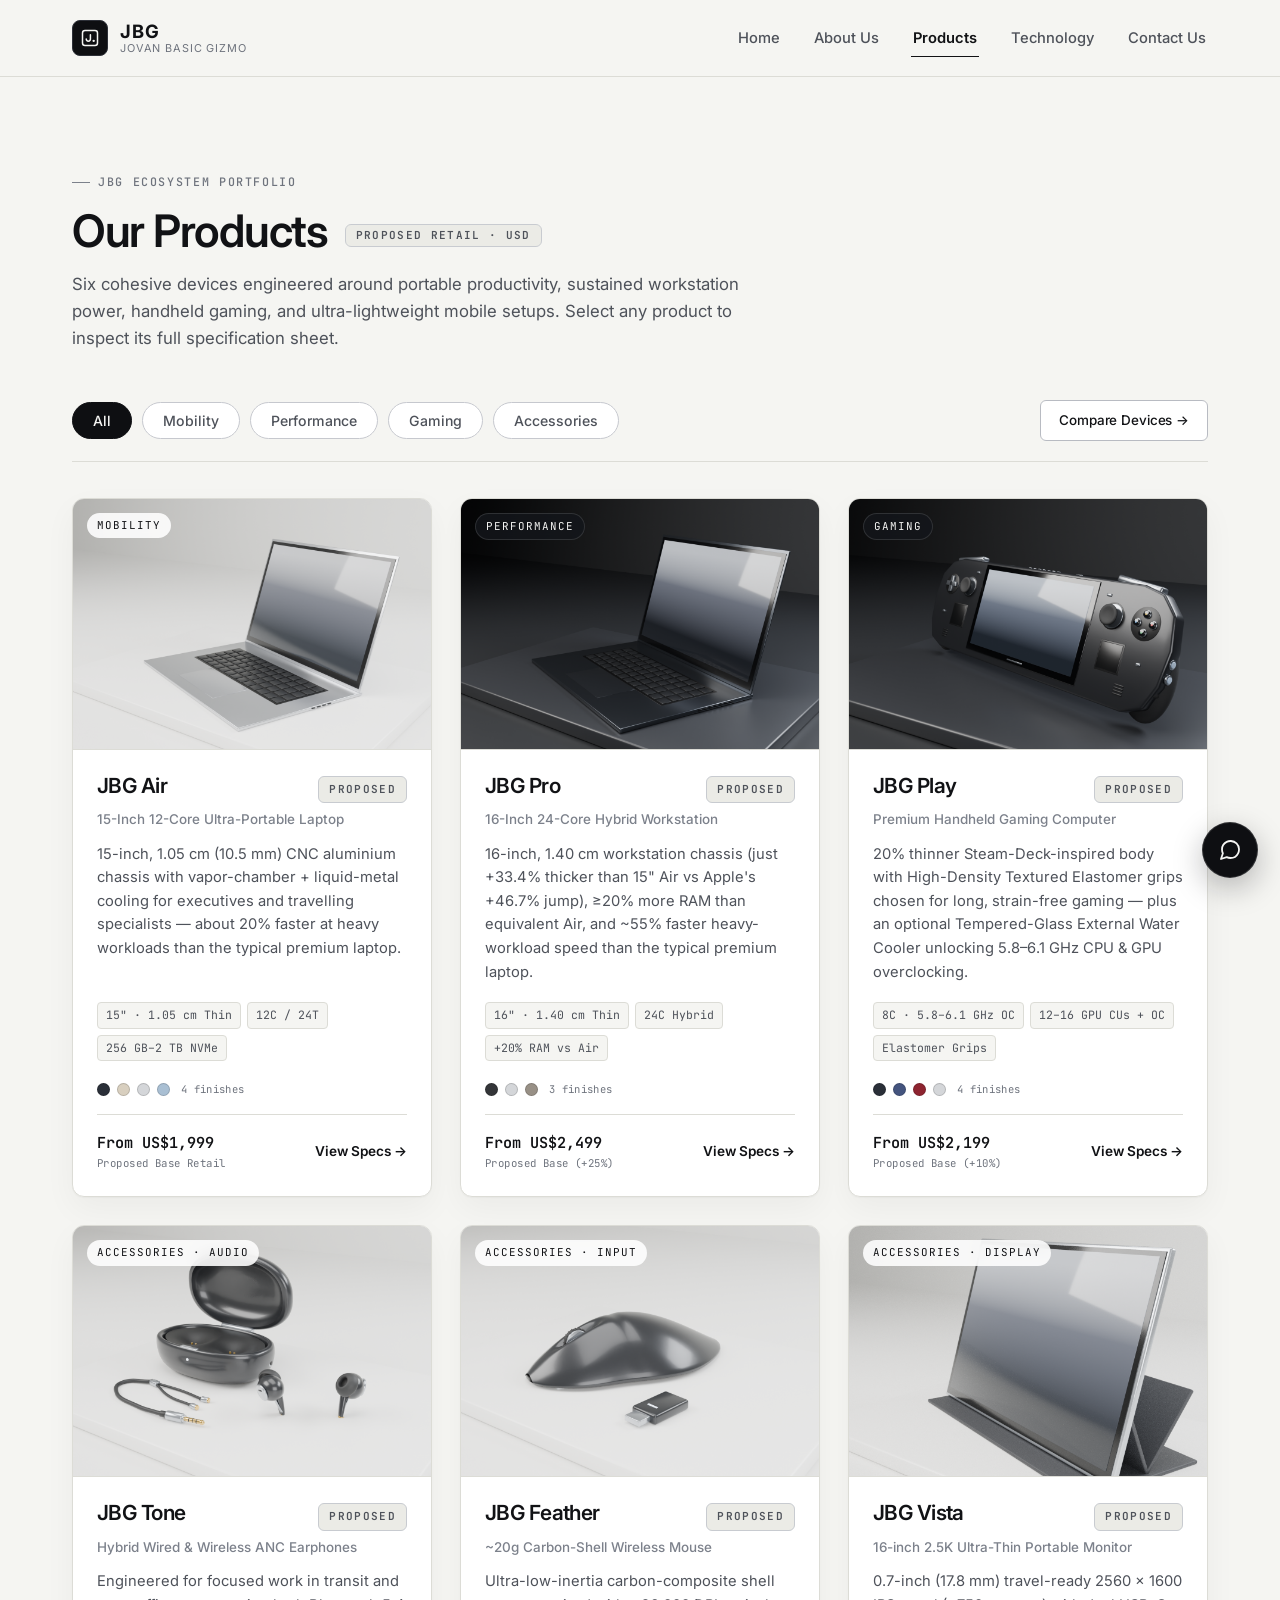
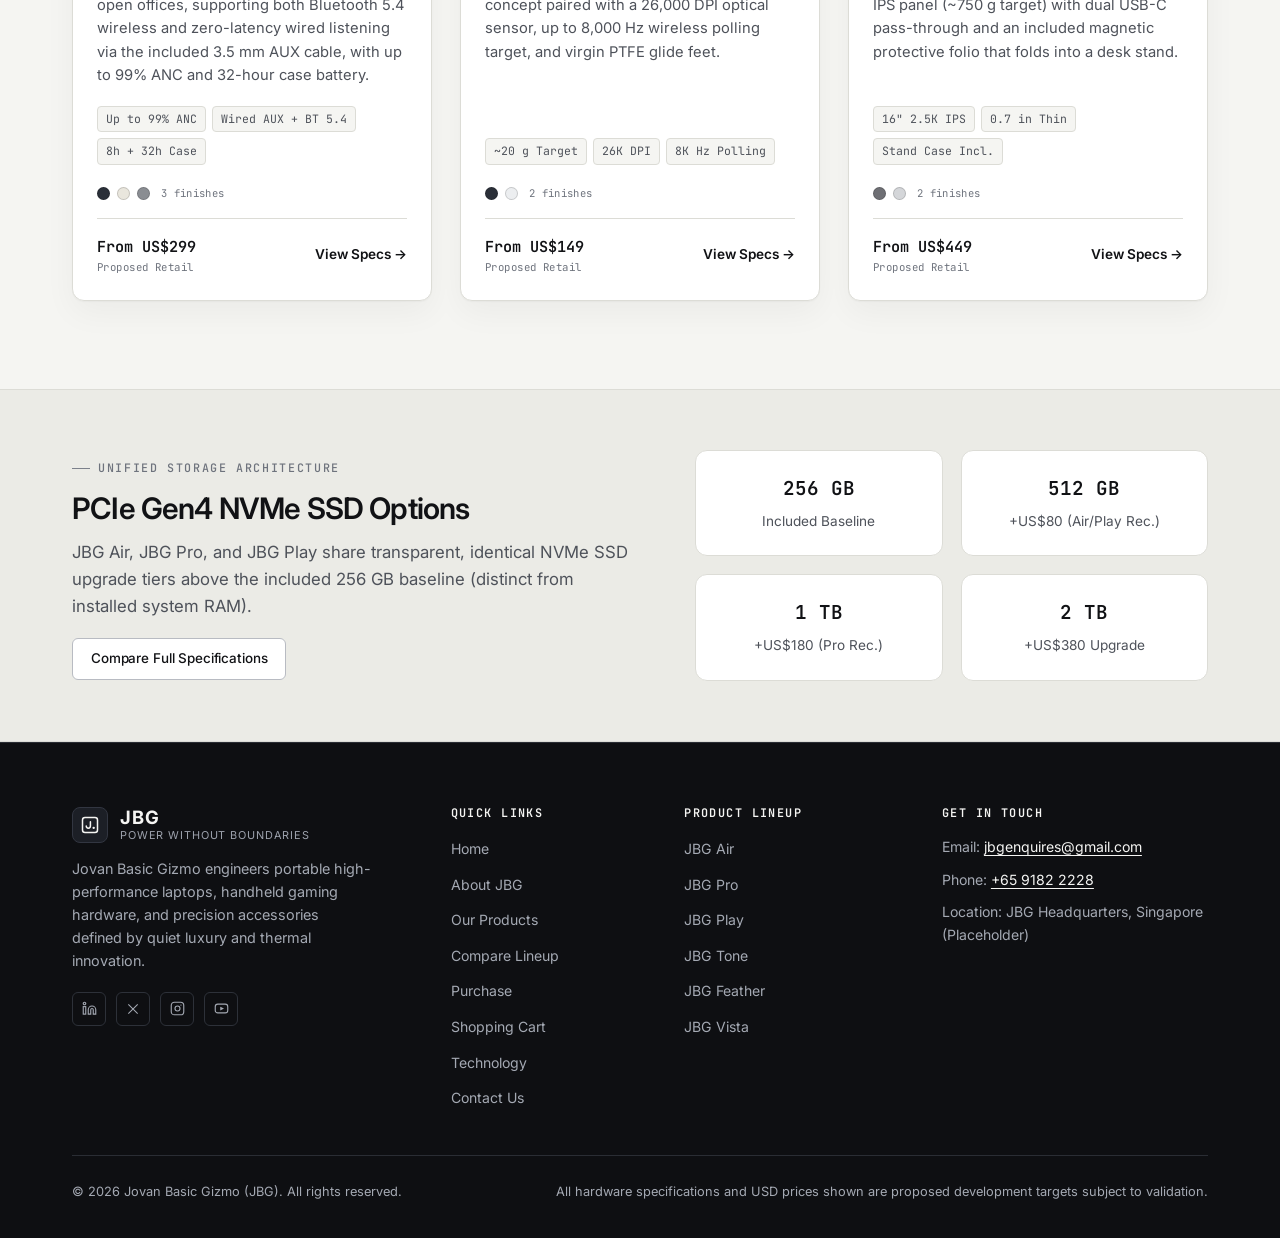
<file: products.html>
<!DOCTYPE html>
<html lang="en">
<head>
  <meta charset="UTF-8">
  <meta name="viewport" content="width=device-width, initial-scale=1.0">
  <title>Our Products — JBG | Jovan Basic Gizmo</title>
  <link rel="preconnect" href="https://fonts.googleapis.com">
  <link rel="preconnect" href="https://fonts.gstatic.com" crossorigin>
  <link href="https://fonts.googleapis.com/css2?family=Inter:wght@400;500;600;700&family=JetBrains+Mono:wght@400;500;600&display=swap" rel="stylesheet">
  <link rel="stylesheet" href="style.css">
</head>
<body data-page="products">
<div class="wrapper">
  <header class="site-header">
    <div class="container header-inner">
      <a href="index.html" class="brand" aria-label="JBG — Jovan Basic Gizmo Home">
        <span class="brand-mark"><svg width="20" height="20" viewBox="0 0 24 24" fill="none" stroke="currentColor" stroke-width="1.8" stroke-linecap="round" stroke-linejoin="round" aria-hidden="true"><rect x="3" y="3" width="18" height="18" rx="3"/><path d="M12.5 8v5.3a2.5 2.5 0 0 1-5 0"/><circle cx="16.4" cy="15.4" r="1.4" fill="currentColor" stroke="none"/></svg></span>
        <span class="brand-text">
          <span class="brand-name">JBG</span>
          <span class="brand-sub">Jovan Basic Gizmo</span>
        </span>
      </a>
      <nav class="site-nav" aria-label="Primary Navigation">
        <ul class="nav-list">
          <li><a href="index.html">Home</a></li>
          <li><a href="aboutus.html">About Us</a></li>
          <li class="has-dropdown">
            <a href="products.html">Products</a>
            <div class="nav-dropdown" role="menu" aria-label="JBG Product Lineup">
              <a href="products.html"><span>All Products</span><span>6</span></a>
              <div class="dropdown-divider"></div>
              <a href="air-specifications.html"><span>JBG Air</span><span>12C Laptop</span></a>
              <a href="pro-specifications.html"><span>JBG Pro</span><span>24C Laptop</span></a>
              <a href="play-specifications.html"><span>JBG Play</span><span>Handheld</span></a>
              <div class="dropdown-divider"></div>
              <a href="tone-specifications.html"><span>JBG Tone</span><span>ANC Audio</span></a>
              <a href="feather-specifications.html"><span>JBG Feather</span><span>20g Mouse</span></a>
              <a href="vista-specifications.html"><span>JBG Vista</span><span>16&quot; Display</span></a>
              <div class="dropdown-divider"></div>
              <a href="compare.html"><span>Compare Products</span><span>&rarr;</span></a>
              <a href="purchase.html"><span>Purchase</span><span>&rarr;</span></a>
              <a href="cart.html"><span>Shopping Cart</span><span>&rarr;</span></a>
            </div>
          </li>
          <li><a href="technology.html">Technology</a></li>
          <li><a href="contactus.html">Contact Us</a></li>
        </ul>
      </nav>
    </div>
  </header>

  <main class="site-main">
    <section class="section">
      <div class="container">
        <div class="section-header">
          <span class="eyebrow">JBG Ecosystem Portfolio</span>
          <h1 class="section-title" style="font-size: clamp(2.1rem, 3.5vw, 3rem);">Our Products <span class="badge-proposed" style="vertical-align: middle; margin-left: 8px;">Proposed Retail &middot; USD</span></h1>
          <p class="section-lead">
            Six cohesive devices engineered around portable productivity, sustained workstation power, handheld gaming, and ultra-lightweight mobile setups. Select any product to inspect its full specification sheet.
          </p>
        </div>

        <div class="filter-bar">
          <div class="filter-tabs" role="tablist" aria-label="Filter products by category">
            <button type="button" class="filter-tab active" data-filter="all">All</button>
            <button type="button" class="filter-tab" data-filter="mobility">Mobility</button>
            <button type="button" class="filter-tab" data-filter="performance">Performance</button>
            <button type="button" class="filter-tab" data-filter="gaming">Gaming</button>
            <button type="button" class="filter-tab" data-filter="accessories">Accessories</button>
          </div>
          <a href="compare.html" class="btn btn-outline btn-sm">Compare Devices &rarr;</a>
        </div>

        <div class="cards-grid-3" id="productsGrid">
          <!-- 1. JBG Air -->
          <article class="product-card" data-categories="mobility">
            <a href="air-specifications.html" class="product-card-media">
              <span class="card-category-tag">Mobility</span>
              <img src="assets/jbg-air.png" alt="JBG Air 12-core ultra-portable laptop studio render">
            </a>
            <div class="product-card-body">
              <div class="product-card-title-row">
                <h3>JBG Air</h3>
                <span class="badge-proposed">Proposed</span>
              </div>
              <div class="product-card-sub">15-Inch 12-Core Ultra-Portable Laptop</div>
              <p class="product-card-desc">
                15-inch, 1.05 cm (10.5 mm) CNC aluminium chassis with vapor-chamber + liquid-metal cooling for executives and travelling specialists — about 20% faster at heavy workloads than the typical premium laptop.
              </p>
              <div class="product-card-specs-mini">
                <span class="spec-chip">15&quot; &middot; 1.05 cm Thin</span>
                <span class="spec-chip">12C / 24T</span>
                <span class="spec-chip">256 GB&ndash;2 TB NVMe</span>
              </div>
              <div class="dot-row" aria-label="Available finishes">
                <span class="dot" style="background:#2A2F38" title="Midnight"></span>
                <span class="dot" style="background:#D8CFBF" title="Starlight"></span>
                <span class="dot" style="background:#D4D6D9" title="Silver"></span>
                <span class="dot" style="background:#A9BFD3" title="Sky Blue"></span>
                <span class="dot-label">4 finishes</span>
              </div>
              <div class="product-card-footer">
                <div class="price-tag">From US$1,999 <small>Proposed Base Retail</small></div>
                <a href="air-specifications.html" class="card-link">View Specs &rarr;</a>
              </div>
            </div>
          </article>

          <!-- 2. JBG Pro -->
          <article class="product-card" data-categories="performance">
            <a href="pro-specifications.html" class="product-card-media dark-stage">
              <span class="card-category-tag">Performance</span>
              <img src="assets/jbg-pro.png" alt="JBG Pro 24-core professional performance laptop studio render">
            </a>
            <div class="product-card-body">
              <div class="product-card-title-row">
                <h3>JBG Pro</h3>
                <span class="badge-proposed">Proposed</span>
              </div>
              <div class="product-card-sub">16-Inch 24-Core Hybrid Workstation</div>
              <p class="product-card-desc">
                16-inch, 1.40 cm workstation chassis (just +33.4% thicker than 15&quot; Air vs Apple's +46.7% jump), &ge;20% more RAM than equivalent Air, and ~55% faster heavy-workload speed than the typical premium laptop.
              </p>
              <div class="product-card-specs-mini">
                <span class="spec-chip">16&quot; &middot; 1.40 cm Thin</span>
                <span class="spec-chip">24C Hybrid</span>
                <span class="spec-chip">+20% RAM vs Air</span>
              </div>
              <div class="dot-row" aria-label="Available finishes">
                <span class="dot" style="background:#333538" title="Space Black"></span>
                <span class="dot" style="background:#D4D6D9" title="Silver"></span>
                <span class="dot" style="background:#989086" title="Natural Titanium"></span>
                <span class="dot-label">3 finishes</span>
              </div>
              <div class="product-card-footer">
                <div class="price-tag">From US$2,499 <small>Proposed Base (+25%)</small></div>
                <a href="pro-specifications.html" class="card-link">View Specs &rarr;</a>
              </div>
            </div>
          </article>

          <!-- 3. JBG Play -->
          <article class="product-card" data-categories="gaming mobility">
            <a href="play-specifications.html" class="product-card-media dark-stage">
              <span class="card-category-tag">Gaming</span>
              <img src="assets/jbg-play.png" alt="JBG Play handheld gaming computer studio render">
            </a>
            <div class="product-card-body">
              <div class="product-card-title-row">
                <h3>JBG Play</h3>
                <span class="badge-proposed">Proposed</span>
              </div>
              <div class="product-card-sub">Premium Handheld Gaming Computer</div>
              <p class="product-card-desc">
                20% thinner Steam-Deck-inspired body with High-Density Textured Elastomer grips chosen for long, strain-free gaming — plus an optional Tempered-Glass External Water Cooler unlocking 5.8&ndash;6.1 GHz CPU &amp; GPU overclocking.
              </p>
              <div class="product-card-specs-mini">
                <span class="spec-chip">8C &middot; 5.8&ndash;6.1 GHz OC</span>
                <span class="spec-chip">12&ndash;16 GPU CUs + OC</span>
                <span class="spec-chip">Elastomer Grips</span>
              </div>
              <div class="dot-row" aria-label="Available finishes">
                <span class="dot" style="background:#2A2F38" title="Midnight"></span>
                <span class="dot" style="background:#44547E" title="Ultramarine"></span>
                <span class="dot" style="background:#8E2430" title="Crimson"></span>
                <span class="dot" style="background:#D4D6D9" title="Silver"></span>
                <span class="dot-label">4 finishes</span>
              </div>
              <div class="product-card-footer">
                <div class="price-tag">From US$2,199 <small>Proposed Base (+10%)</small></div>
                <a href="play-specifications.html" class="card-link">View Specs &rarr;</a>
              </div>
            </div>
          </article>

          <!-- 4. JBG Tone -->
          <article class="product-card" data-categories="accessories mobility">
            <a href="tone-specifications.html" class="product-card-media">
              <span class="card-category-tag">Accessories &middot; Audio</span>
              <img src="assets/jbg-tone.png" alt="JBG Tone wired and wireless ANC earphones, charging case, and included 3.5 mm AUX cable studio render">
            </a>
            <div class="product-card-body">
              <div class="product-card-title-row">
                <h3>JBG Tone</h3>
                <span class="badge-proposed">Proposed</span>
              </div>
              <div class="product-card-sub">Hybrid Wired &amp; Wireless ANC Earphones</div>
              <p class="product-card-desc">
                Engineered for focused work in transit and open offices, supporting both Bluetooth 5.4 wireless and zero-latency wired listening via the included 3.5 mm AUX cable, with up to 99% ANC and 32-hour case battery.
              </p>
              <div class="product-card-specs-mini">
                <span class="spec-chip">Up to 99% ANC</span>
                <span class="spec-chip">Wired AUX + BT 5.4</span>
                <span class="spec-chip">8h + 32h Case</span>
              </div>
              <div class="dot-row" aria-label="Available finishes">
                <span class="dot" style="background:#2A2F38" title="Midnight"></span>
                <span class="dot" style="background:#E9E6DD" title="Ivory"></span>
                <span class="dot" style="background:#8A8D92" title="Titanium"></span>
                <span class="dot-label">3 finishes</span>
              </div>
              <div class="product-card-footer">
                <div class="price-tag">From US$299 <small>Proposed Retail</small></div>
                <a href="tone-specifications.html" class="card-link">View Specs &rarr;</a>
              </div>
            </div>
          </article>

          <!-- 5. JBG Feather -->
          <article class="product-card" data-categories="accessories performance gaming">
            <a href="feather-specifications.html" class="product-card-media">
              <span class="card-category-tag">Accessories &middot; Input</span>
              <img src="assets/jbg-feather.png" alt="JBG Feather 20g carbon-shell ultralight wireless mouse studio render">
            </a>
            <div class="product-card-body">
              <div class="product-card-title-row">
                <h3>JBG Feather</h3>
                <span class="badge-proposed">Proposed</span>
              </div>
              <div class="product-card-sub">~20g Carbon-Shell Wireless Mouse</div>
              <p class="product-card-desc">
                Ultra-low-inertia carbon-composite shell concept paired with a 26,000 DPI optical sensor, up to 8,000 Hz wireless polling target, and virgin PTFE glide feet.
              </p>
              <div class="product-card-specs-mini">
                <span class="spec-chip">~20 g Target</span>
                <span class="spec-chip">26K DPI</span>
                <span class="spec-chip">8K Hz Polling</span>
              </div>
              <div class="dot-row" aria-label="Available finishes">
                <span class="dot" style="background:#2A2F38" title="Midnight"></span>
                <span class="dot" style="background:#ECEEF0" title="Arctic White"></span>
                <span class="dot-label">2 finishes</span>
              </div>
              <div class="product-card-footer">
                <div class="price-tag">From US$149 <small>Proposed Retail</small></div>
                <a href="feather-specifications.html" class="card-link">View Specs &rarr;</a>
              </div>
            </div>
          </article>

          <!-- 6. JBG Vista -->
          <article class="product-card" data-categories="accessories mobility performance">
            <a href="vista-specifications.html" class="product-card-media">
              <span class="card-category-tag">Accessories &middot; Display</span>
              <img src="assets/jbg-vista.png" alt="JBG Vista 16-inch 0.7-inch thin portable display on protective stand case">
            </a>
            <div class="product-card-body">
              <div class="product-card-title-row">
                <h3>JBG Vista</h3>
                <span class="badge-proposed">Proposed</span>
              </div>
              <div class="product-card-sub">16-inch 2.5K Ultra-Thin Portable Monitor</div>
              <p class="product-card-desc">
                0.7-inch (17.8 mm) travel-ready 2560 &times; 1600 IPS panel (~750 g target) with dual USB-C pass-through and an included magnetic protective folio that folds into a desk stand.
              </p>
              <div class="product-card-specs-mini">
                <span class="spec-chip">16&quot; 2.5K IPS</span>
                <span class="spec-chip">0.7 in Thin</span>
                <span class="spec-chip">Stand Case Incl.</span>
              </div>
              <div class="dot-row" aria-label="Available finishes">
                <span class="dot" style="background:#6E6F74" title="Space Gray"></span>
                <span class="dot" style="background:#D4D6D9" title="Silver"></span>
                <span class="dot-label">2 finishes</span>
              </div>
              <div class="product-card-footer">
                <div class="price-tag">From US$449 <small>Proposed Retail</small></div>
                <a href="vista-specifications.html" class="card-link">View Specs &rarr;</a>
              </div>
            </div>
          </article>
        </div>
      </div>
    </section>

    <section class="section section-tight section-subtle">
      <div class="container split-grid">
        <div>
          <span class="eyebrow">Unified Storage Architecture</span>
          <h2 class="section-title" style="font-size: 1.85rem;">PCIe Gen4 NVMe SSD Options</h2>
          <p class="section-lead" style="margin-bottom: 18px;">
            JBG Air, JBG Pro, and JBG Play share transparent, identical NVMe SSD upgrade tiers above the included 256 GB baseline (distinct from installed system RAM).
          </p>
          <a href="compare.html" class="btn btn-primary btn-sm">Compare Full Specifications</a>
        </div>
        <div class="config-grid-4" style="grid-template-columns: repeat(2, 1fr);">
          <div class="config-card static-box">
            <span class="config-title">256 GB</span>
            <span class="config-sub">Included Baseline</span>
          </div>
          <div class="config-card static-box">
            <span class="config-title">512 GB</span>
            <span class="config-sub">+US$80 (Air/Play Rec.)</span>
          </div>
          <div class="config-card static-box">
            <span class="config-title">1 TB</span>
            <span class="config-sub">+US$180 (Pro Rec.)</span>
          </div>
          <div class="config-card static-box">
            <span class="config-title">2 TB</span>
            <span class="config-sub">+US$380 Upgrade</span>
          </div>
        </div>
      </div>
    </section>
  </main>

  <footer class="site-footer">
    <div class="container">
      <div class="footer-grid">
        <div>
          <a href="index.html" class="brand" style="color: #f5f5f3;">
            <span class="brand-mark" style="background:#1c1f26;border-color:#323641;"><svg width="20" height="20" viewBox="0 0 24 24" fill="none" stroke="currentColor" stroke-width="1.8" stroke-linecap="round" stroke-linejoin="round" aria-hidden="true"><rect x="3" y="3" width="18" height="18" rx="3"/><path d="M12.5 8v5.3a2.5 2.5 0 0 1-5 0"/><circle cx="16.4" cy="15.4" r="1.4" fill="currentColor" stroke="none"/></svg></span>
            <span class="brand-text">
              <span class="brand-name" style="color:#f5f5f3;">JBG</span>
              <span class="brand-sub" style="color:#9da2ad;">Power Without Boundaries</span>
            </span>
          </a>
          <p class="footer-brand-desc">
            Jovan Basic Gizmo engineers portable high-performance laptops, handheld gaming hardware, and precision accessories defined by quiet luxury and thermal innovation.
          </p>
          <div class="footer-socials" aria-label="JBG Social Media">
            <a href="https://linkedin.com" target="_blank" rel="noopener noreferrer" aria-label="JBG on LinkedIn">
              <svg width="15" height="15" viewBox="0 0 24 24" fill="none" stroke="currentColor" stroke-width="1.8"><path d="M16 8a6 6 0 0 1 6 6v7h-4v-7a2 2 0 0 0-2-2 2 2 0 0 0-2 2v7h-4v-7a6 6 0 0 1 6-6z"/><rect x="2" y="9" width="4" height="12"/><circle cx="4" cy="4" r="2"/></svg>
            </a>
            <a href="https://x.com" target="_blank" rel="noopener noreferrer" aria-label="JBG on X">
              <svg width="14" height="14" viewBox="0 0 24 24" fill="none" stroke="currentColor" stroke-width="1.8"><path d="M4 4l16 16M20 4L4 20"/></svg>
            </a>
            <a href="https://instagram.com" target="_blank" rel="noopener noreferrer" aria-label="JBG on Instagram">
              <svg width="15" height="15" viewBox="0 0 24 24" fill="none" stroke="currentColor" stroke-width="1.8"><rect x="2" y="2" width="20" height="20" rx="5"/><circle cx="12" cy="12" r="4"/><circle cx="17.5" cy="6.5" r="1" fill="currentColor" stroke="none"/></svg>
            </a>
            <a href="https://youtube.com" target="_blank" rel="noopener noreferrer" aria-label="JBG on YouTube">
              <svg width="15" height="15" viewBox="0 0 24 24" fill="none" stroke="currentColor" stroke-width="1.8"><rect x="2" y="5" width="20" height="14" rx="4"/><polygon points="10,9 16,12 10,15" fill="currentColor" stroke="none"/></svg>
            </a>
          </div>
        </div>
        <div>
          <h3 class="footer-heading">Quick Links</h3>
          <ul class="footer-links">
            <li><a href="index.html">Home</a></li>
            <li><a href="aboutus.html">About JBG</a></li>
            <li><a href="products.html">Our Products</a></li>
            <li><a href="compare.html">Compare Lineup</a></li>
            <li><a href="purchase.html">Purchase</a></li>
            <li><a href="cart.html">Shopping Cart</a></li>
            <li><a href="technology.html">Technology</a></li>
            <li><a href="contactus.html">Contact Us</a></li>
          </ul>
        </div>
        <div>
          <h3 class="footer-heading">Product Lineup</h3>
          <ul class="footer-links">
            <li><a href="air-specifications.html">JBG Air</a></li>
            <li><a href="pro-specifications.html">JBG Pro</a></li>
            <li><a href="play-specifications.html">JBG Play</a></li>
            <li><a href="tone-specifications.html">JBG Tone</a></li>
            <li><a href="feather-specifications.html">JBG Feather</a></li>
            <li><a href="vista-specifications.html">JBG Vista</a></li>
          </ul>
        </div>
        <div>
          <h3 class="footer-heading">Get in Touch</h3>
          <ul class="footer-contact-list">
            <li>Email: <a href="mailto:jbgenquires@gmail.com">jbgenquires@gmail.com</a></li>
            <li>Phone: <a href="tel:+6591822228">+65 9182 2228</a></li>
            <li>Location: JBG Headquarters, Singapore (Placeholder)</li>
          </ul>
        </div>
      </div>
      <div class="footer-bottom">
        <span>&copy; 2026 Jovan Basic Gizmo (JBG). All rights reserved.</span>
        <span>All hardware specifications and USD prices shown are proposed development targets subject to validation.</span>
      </div>
    </div>
  </footer>
</div>
<script>
  (function () {
    var tabs = document.querySelectorAll('.filter-tab');
    var cards = document.querySelectorAll('#productsGrid .product-card');
    tabs.forEach(function (tab) {
      tab.addEventListener('click', function () {
        var f = tab.getAttribute('data-filter');
        tabs.forEach(function (t) { t.classList.remove('active'); });
        tab.classList.add('active');
        cards.forEach(function (c, idx) {
          var cats = (c.getAttribute('data-categories') || '').split(' ');
          if (f === 'all' || cats.indexOf(f) !== -1) {
            c.classList.remove('is-hidden', 'filter-pop');
            c.classList.add('is-visible');
            c.style.animationDelay = Math.min(idx * 40, 180) + 'ms';
            void c.offsetWidth;
            c.classList.add('filter-pop');
          } else {
            c.classList.add('is-hidden');
            c.classList.remove('filter-pop');
          }
        });
      });
    });
  })();
</script>
<script src="assistant.js" defer></script>
<script>
  (function () {
    var isShot = location.search.indexOf('shot=1') !== -1;
    if (isShot) {
      document.documentElement.style.background = '#00ff66';
      document.body.style.background = '#00ff66';
      var w = document.querySelector('.wrapper');
      if (w) { w.style.minHeight = '0'; w.style.background = 'var(--bg)'; }
      return;
    }
    var header = document.querySelector('.site-header');
    function onScroll() {
      if (header) header.classList.toggle('is-scrolled', window.scrollY > 12);
    }
    window.addEventListener('scroll', onScroll, { passive: true });
    onScroll();

    document.documentElement.classList.add('jbg-motion');

    var main = document.querySelector('.site-main');
    window.addEventListener('pageshow', function () {
      if (main) main.classList.remove('is-leaving');
    });

    document.addEventListener('click', function (e) {
      if (e.defaultPrevented || e.button !== 0 || e.metaKey || e.ctrlKey || e.shiftKey || e.altKey) return;
      var a = e.target.closest('a');
      if (!a || !main) return;
      var href = a.getAttribute('href');
      if (!href || href.charAt(0) === '#' || a.target === '_blank' || /^(mailto:|tel:|https?:)/i.test(href)) return;
      e.preventDefault();
      main.classList.add('is-leaving');
      setTimeout(function () { location.href = a.href; }, 145);
    });

    var targets = Array.prototype.slice.call(document.querySelectorAll(
      '.section:not(.hero) .section-header, .product-card, .pillar-card, .mvv-card, .stat-card, .rule-card, .compare-table-wrap, .spec-table-wrap, .cta-banner, .split-grid > *'
    ));
    if (!targets.length || !('IntersectionObserver' in window)) return;

    var gridCount = new WeakMap();
    var topSection = document.querySelector('.site-main section');
    targets.forEach(function (el) {
      if (topSection && topSection.contains(el)) return;
      if (el.getBoundingClientRect().top < window.innerHeight) return;
      var p = el.parentElement;
      var idx = gridCount.get(p) || 0;
      gridCount.set(p, idx + 1);
      el.style.setProperty('--reveal-delay', Math.min(idx * 150, 600) + 'ms');
      el.classList.add('reveal-item');
    });

    var io = new IntersectionObserver(function (entries) {
      entries.forEach(function (entry) {
        if (!entry.isIntersecting) return;
        entry.target.classList.add('is-visible');
        io.unobserve(entry.target);
      });
    }, { threshold: 0.08, rootMargin: '0px 0px -36px 0px' });

    targets.forEach(function (el) {
      if (el.classList.contains('reveal-item')) io.observe(el);
    });

    document.addEventListener('click', function (e) {
      var sel = e.target.closest('.filter-tab, .swatch-btn, .model-card, .config-card:not(.static-box), .bank-chip');
      if (!sel || sel.disabled) return;
      sel.classList.remove('select-pop');
      void sel.offsetWidth;
      sel.classList.add('select-pop');
    });
  })();
</script>
</body>
</html>
</file>
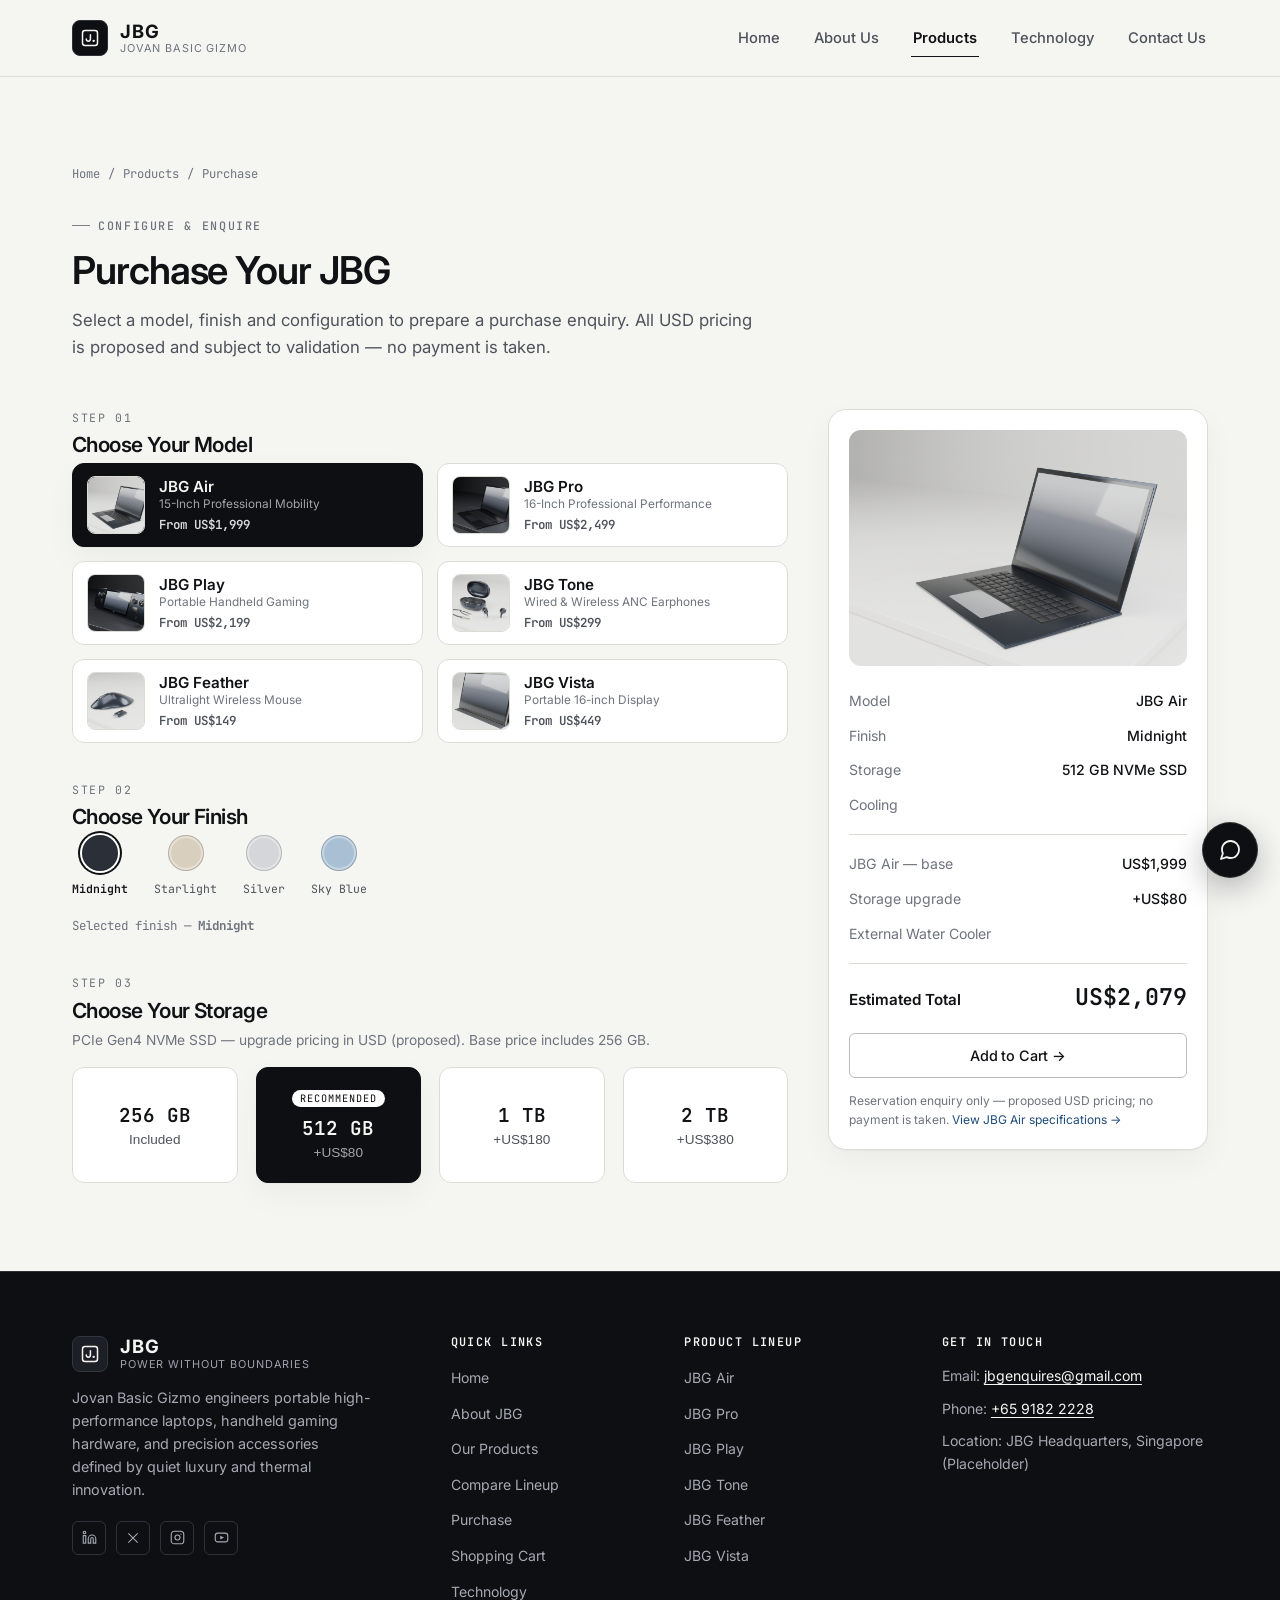
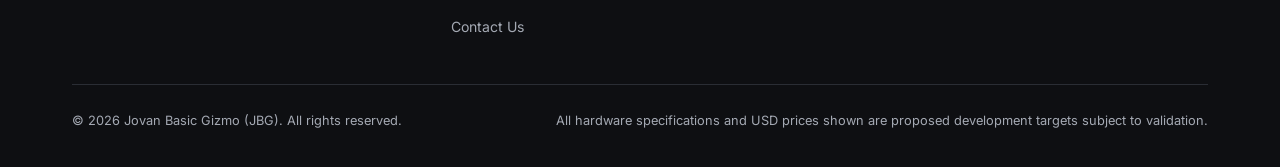
<file: purchase.html>
<!DOCTYPE html>
<html lang="en">
<head>
  <meta charset="UTF-8">
  <meta name="viewport" content="width=device-width, initial-scale=1.0">
  <title>Purchase &amp; Configure — JBG | Jovan Basic Gizmo</title>
  <link rel="preconnect" href="https://fonts.googleapis.com">
  <link rel="preconnect" href="https://fonts.gstatic.com" crossorigin>
  <link href="https://fonts.googleapis.com/css2?family=Inter:wght@400;500;600;700&family=JetBrains+Mono:wght@400;500;600&display=swap" rel="stylesheet">
  <link rel="stylesheet" href="style.css">
</head>
<body data-page="products">
<div class="wrapper">
  <header class="site-header">
    <div class="container header-inner">
      <a href="index.html" class="brand" aria-label="JBG — Jovan Basic Gizmo Home">
        <span class="brand-mark"><svg width="20" height="20" viewBox="0 0 24 24" fill="none" stroke="currentColor" stroke-width="1.8" stroke-linecap="round" stroke-linejoin="round" aria-hidden="true"><rect x="3" y="3" width="18" height="18" rx="3"/><path d="M12.5 8v5.3a2.5 2.5 0 0 1-5 0"/><circle cx="16.4" cy="15.4" r="1.4" fill="currentColor" stroke="none"/></svg></span>
        <span class="brand-text">
          <span class="brand-name">JBG</span>
          <span class="brand-sub">Jovan Basic Gizmo</span>
        </span>
      </a>
      <nav class="site-nav" aria-label="Primary Navigation">
        <ul class="nav-list">
          <li><a href="index.html">Home</a></li>
          <li><a href="aboutus.html">About Us</a></li>
          <li class="has-dropdown">
            <a href="products.html">Products</a>
            <div class="nav-dropdown" role="menu" aria-label="JBG Product Lineup">
              <a href="products.html"><span>All Products</span><span>6</span></a>
              <div class="dropdown-divider"></div>
              <a href="air-specifications.html"><span>JBG Air</span><span>12C Laptop</span></a>
              <a href="pro-specifications.html"><span>JBG Pro</span><span>24C Laptop</span></a>
              <a href="play-specifications.html"><span>JBG Play</span><span>Handheld</span></a>
              <div class="dropdown-divider"></div>
              <a href="tone-specifications.html"><span>JBG Tone</span><span>ANC Audio</span></a>
              <a href="feather-specifications.html"><span>JBG Feather</span><span>20g Mouse</span></a>
              <a href="vista-specifications.html"><span>JBG Vista</span><span>16&quot; Display</span></a>
              <div class="dropdown-divider"></div>
              <a href="compare.html"><span>Compare Products</span><span>&rarr;</span></a>
              <a href="purchase.html"><span>Purchase</span><span>&rarr;</span></a>
              <a href="cart.html"><span>Shopping Cart</span><span>&rarr;</span></a>
            </div>
          </li>
          <li><a href="technology.html">Technology</a></li>
          <li><a href="contactus.html">Contact Us</a></li>
        </ul>
      </nav>
    </div>
  </header>

  <main class="site-main">
    <section class="section">
      <div class="container">
        <div class="breadcrumb">
          <a href="index.html">Home</a> <span>/</span> <a href="products.html">Products</a> <span>/</span> <span>Purchase</span>
        </div>
        <div class="section-header">
          <span class="eyebrow">Configure &amp; Enquire</span>
          <h1 class="section-title">Purchase Your JBG</h1>
          <p class="section-lead">Select a model, finish and configuration to prepare a purchase enquiry. All USD pricing is proposed and subject to validation — no payment is taken.</p>
        </div>
        <div class="purchase-grid">
          <div class="purchase-steps">
            <div class="purchase-step">
              <span class="step-label">Step 01</span>
              <h2 class="step-title">Choose Your Model</h2>
              <div class="model-grid" id="modelSelector">
          <button type="button" class="model-card" data-model="air">
            <img class="model-thumb" src="assets/jbg-air-midnight.png" alt="JBG Air">
            <span class="model-card-text">
              <span class="model-card-name">JBG Air</span>
              <span class="model-card-sub">15-Inch Professional Mobility</span>
              <span class="model-card-price">From US$1,999</span>
            </span>
          </button>
          <button type="button" class="model-card" data-model="pro">
            <img class="model-thumb" src="assets/jbg-pro-spaceblack.png" alt="JBG Pro">
            <span class="model-card-text">
              <span class="model-card-name">JBG Pro</span>
              <span class="model-card-sub">16-Inch Professional Performance</span>
              <span class="model-card-price">From US$2,499</span>
            </span>
          </button>
          <button type="button" class="model-card" data-model="play">
            <img class="model-thumb" src="assets/jbg-play-midnight.png" alt="JBG Play">
            <span class="model-card-text">
              <span class="model-card-name">JBG Play</span>
              <span class="model-card-sub">Portable Handheld Gaming</span>
              <span class="model-card-price">From US$2,199</span>
            </span>
          </button>
          <button type="button" class="model-card" data-model="tone">
            <img class="model-thumb" src="assets/jbg-tone-midnight.png" alt="JBG Tone">
            <span class="model-card-text">
              <span class="model-card-name">JBG Tone</span>
              <span class="model-card-sub">Wired &amp; Wireless ANC Earphones</span>
              <span class="model-card-price">From US$299</span>
            </span>
          </button>
          <button type="button" class="model-card" data-model="feather">
            <img class="model-thumb" src="assets/jbg-feather-midnight.png" alt="JBG Feather">
            <span class="model-card-text">
              <span class="model-card-name">JBG Feather</span>
              <span class="model-card-sub">Ultralight Wireless Mouse</span>
              <span class="model-card-price">From US$149</span>
            </span>
          </button>
          <button type="button" class="model-card" data-model="vista">
            <img class="model-thumb" src="assets/jbg-vista-spacegray.png" alt="JBG Vista">
            <span class="model-card-text">
              <span class="model-card-name">JBG Vista</span>
              <span class="model-card-sub">Portable 16-inch Display</span>
              <span class="model-card-price">From US$449</span>
            </span>
          </button>
              </div>
            </div>
            <div class="purchase-step">
              <span class="step-label">Step 02</span>
              <h2 class="step-title">Choose Your Finish</h2>
              <div class="finish-row" id="finishSelector"></div>
              <div class="finish-note">Selected finish — <strong id="selectedFinishLabel"></strong></div>
            </div>
            <div class="purchase-step" id="configStep">
              <span class="step-label">Step 03</span>
              <h2 class="step-title" id="configStepTitle">Choose Your Storage</h2>
              <p class="step-lead" id="configStepLead"></p>
              <div id="configArea"></div>
            </div>
            <div class="purchase-step" id="coolerStep" hidden style="margin-bottom: 0;">
              <span class="step-label">Step 04</span>
              <h2 class="step-title">Choose Cooling System</h2>
              <p class="step-lead">Add the custom Tempered-Glass External Water Cooler (+US$100) to unlock 5.8&ndash;6.1 GHz CPU boost &amp; GPU overclocking.</p>
              <div class="config-grid-2" id="coolerSelector"></div>
            </div>
          </div>
          <aside class="summary-card" aria-label="Order summary">
            <img id="summaryImg" class="summary-img" src="" alt="Selected JBG configuration studio render">
            <div class="summary-rows">
              <div class="summary-row"><span class="k">Model</span><span id="sumModel"></span></div>
              <div class="summary-row"><span class="k">Finish</span><span id="sumFinish"></span></div>
              <div class="summary-row"><span class="k">Storage</span><span id="sumStorage"></span></div>
              <div class="summary-row" id="sumCoolerRow" hidden><span class="k">Cooling</span><span id="sumCooler"></span></div>
            </div>
            <div class="summary-divider"></div>
            <div class="summary-row"><span class="k" id="sumBaseLabel"></span><span id="sumBase"></span></div>
            <div class="summary-row"><span class="k">Storage upgrade</span><span id="sumDelta"></span></div>
            <div class="summary-row" id="sumCoolerPriceRow" hidden><span class="k">External Water Cooler</span><span id="sumCoolerPrice"></span></div>
            <div class="summary-divider"></div>
            <div class="summary-total-row"><span>Estimated Total</span><span class="summary-total" id="sumTotal"></span></div>
            <button type="button" id="addToCart" class="btn btn-primary summary-cta">Add to Cart &rarr;</button>
            <p class="summary-note">Reservation enquiry only — proposed USD pricing; no payment is taken. <a id="specLink" href="air-specifications.html">View specifications &rarr;</a></p>
          </aside>
        </div>
      </div>
    </section>
  </main>

  <footer class="site-footer">
    <div class="container">
      <div class="footer-grid">
        <div>
          <a href="index.html" class="brand" style="color: #f5f5f3;">
            <span class="brand-mark" style="background:#1c1f26;border-color:#323641;"><svg width="20" height="20" viewBox="0 0 24 24" fill="none" stroke="currentColor" stroke-width="1.8" stroke-linecap="round" stroke-linejoin="round" aria-hidden="true"><rect x="3" y="3" width="18" height="18" rx="3"/><path d="M12.5 8v5.3a2.5 2.5 0 0 1-5 0"/><circle cx="16.4" cy="15.4" r="1.4" fill="currentColor" stroke="none"/></svg></span>
            <span class="brand-text">
              <span class="brand-name" style="color:#f5f5f3;">JBG</span>
              <span class="brand-sub" style="color:#9da2ad;">Power Without Boundaries</span>
            </span>
          </a>
          <p class="footer-brand-desc">
            Jovan Basic Gizmo engineers portable high-performance laptops, handheld gaming hardware, and precision accessories defined by quiet luxury and thermal innovation.
          </p>
          <div class="footer-socials" aria-label="JBG Social Media">
            <a href="https://linkedin.com" target="_blank" rel="noopener noreferrer" aria-label="JBG on LinkedIn">
              <svg width="15" height="15" viewBox="0 0 24 24" fill="none" stroke="currentColor" stroke-width="1.8"><path d="M16 8a6 6 0 0 1 6 6v7h-4v-7a2 2 0 0 0-2-2 2 2 0 0 0-2 2v7h-4v-7a6 6 0 0 1 6-6z"/><rect x="2" y="9" width="4" height="12"/><circle cx="4" cy="4" r="2"/></svg>
            </a>
            <a href="https://x.com" target="_blank" rel="noopener noreferrer" aria-label="JBG on X">
              <svg width="14" height="14" viewBox="0 0 24 24" fill="none" stroke="currentColor" stroke-width="1.8"><path d="M4 4l16 16M20 4L4 20"/></svg>
            </a>
            <a href="https://instagram.com" target="_blank" rel="noopener noreferrer" aria-label="JBG on Instagram">
              <svg width="15" height="15" viewBox="0 0 24 24" fill="none" stroke="currentColor" stroke-width="1.8"><rect x="2" y="2" width="20" height="20" rx="5"/><circle cx="12" cy="12" r="4"/><circle cx="17.5" cy="6.5" r="1" fill="currentColor" stroke="none"/></svg>
            </a>
            <a href="https://youtube.com" target="_blank" rel="noopener noreferrer" aria-label="JBG on YouTube">
              <svg width="15" height="15" viewBox="0 0 24 24" fill="none" stroke="currentColor" stroke-width="1.8"><rect x="2" y="5" width="20" height="14" rx="4"/><polygon points="10,9 16,12 10,15" fill="currentColor" stroke="none"/></svg>
            </a>
          </div>
        </div>
        <div>
          <h3 class="footer-heading">Quick Links</h3>
          <ul class="footer-links">
            <li><a href="index.html">Home</a></li>
            <li><a href="aboutus.html">About JBG</a></li>
            <li><a href="products.html">Our Products</a></li>
            <li><a href="compare.html">Compare Lineup</a></li>
            <li><a href="purchase.html">Purchase</a></li>
            <li><a href="cart.html">Shopping Cart</a></li>
            <li><a href="technology.html">Technology</a></li>
            <li><a href="contactus.html">Contact Us</a></li>
          </ul>
        </div>
        <div>
          <h3 class="footer-heading">Product Lineup</h3>
          <ul class="footer-links">
            <li><a href="air-specifications.html">JBG Air</a></li>
            <li><a href="pro-specifications.html">JBG Pro</a></li>
            <li><a href="play-specifications.html">JBG Play</a></li>
            <li><a href="tone-specifications.html">JBG Tone</a></li>
            <li><a href="feather-specifications.html">JBG Feather</a></li>
            <li><a href="vista-specifications.html">JBG Vista</a></li>
          </ul>
        </div>
        <div>
          <h3 class="footer-heading">Get in Touch</h3>
          <ul class="footer-contact-list">
            <li>Email: <a href="mailto:jbgenquires@gmail.com">jbgenquires@gmail.com</a></li>
            <li>Phone: <a href="tel:+6591822228">+65 9182 2228</a></li>
            <li>Location: JBG Headquarters, Singapore (Placeholder)</li>
          </ul>
        </div>
      </div>
      <div class="footer-bottom">
        <span>&copy; 2026 Jovan Basic Gizmo (JBG). All rights reserved.</span>
        <span>All hardware specifications and USD prices shown are proposed development targets subject to validation.</span>
      </div>
    </div>
  </footer>
</div>
<script>
  (function () {
    var MODELS = {"air": {"name": "JBG Air", "sub": "15-Inch Professional Mobility", "base": 1999, "spec": "air-specifications.html", "storage": true, "rec": "512 GB", "box": [], "colours": [["Midnight", "#2A2F38", "assets/jbg-air-midnight.png"], ["Starlight", "#D8CFBF", "assets/jbg-air-starlight.png"], ["Silver", "#D4D6D9", "assets/jbg-air-silver.png"], ["Sky Blue", "#A9BFD3", "assets/jbg-air-skyblue.png"]]}, "pro": {"name": "JBG Pro", "sub": "16-Inch Professional Performance", "base": 2499, "spec": "pro-specifications.html", "storage": true, "rec": "1 TB", "box": [], "colours": [["Space Black", "#333538", "assets/jbg-pro-spaceblack.png"], ["Silver", "#D4D6D9", "assets/jbg-pro-silver.png"], ["Natural Titanium", "#989086", "assets/jbg-pro-naturaltitanium.png"]]}, "play": {"name": "JBG Play", "sub": "Portable Handheld Gaming", "base": 2199, "spec": "play-specifications.html", "storage": true, "rec": "512 GB", "box": [], "colours": [["Midnight", "#2A2F38", "assets/jbg-play-midnight.png"], ["Ultramarine", "#44547E", "assets/jbg-play-ultramarine.png"], ["Crimson", "#8E2430", "assets/jbg-play-crimson.png"], ["Silver", "#D4D6D9", "assets/jbg-play-silver.png"]]}, "tone": {"name": "JBG Tone", "sub": "Wired & Wireless ANC Earphones", "base": 299, "spec": "tone-specifications.html", "storage": false, "rec": "512 GB", "box": [["JBG Tone", "Earphones pair"], ["Charging Case", "Wireless + AUX + USB-C"], ["3.5 mm AUX Wire", "Included wired cable"], ["Ear Tips + USB-C", "3 sizes + charge lead"]], "colours": [["Midnight", "#2A2F38", "assets/jbg-tone-midnight.png"], ["Ivory", "#E9E6DD", "assets/jbg-tone-ivory.png"], ["Titanium", "#8A8D92", "assets/jbg-tone-titanium.png"]]}, "feather": {"name": "JBG Feather", "sub": "Ultralight Wireless Mouse", "base": 149, "spec": "feather-specifications.html", "storage": false, "rec": "512 GB", "box": [["JBG Feather", "Ultralight mouse"], ["2.4G Receiver", "8K wireless dongle"], ["USB-C Paracord", "Charge + wired"], ["Travel Pouch", "Protective sleeve"]], "colours": [["Midnight", "#2A2F38", "assets/jbg-feather-midnight.png"], ["Arctic White", "#ECEEF0", "assets/jbg-feather-arcticwhite.png"]]}, "vista": {"name": "JBG Vista", "sub": "Portable 16-inch Display", "base": 449, "spec": "vista-specifications.html", "storage": false, "rec": "512 GB", "box": [["JBG Vista", "16-inch 2.5K display"], ["Protective Case", "Magnetic stand folio"], ["USB-C Cable", "Video + PD power"], ["Mini-HDMI", "Display cable"]], "colours": [["Space Gray", "#6E6F74", "assets/jbg-vista-spacegray.png"], ["Silver", "#D4D6D9", "assets/jbg-vista-silver.png"]]}};
    var STORAGE = [["256 GB", 0, "Included"], ["512 GB", 80, "+US$80"], ["1 TB", 180, "+US$180"], ["2 TB", 380, "+US$380"]];
    var state = { model: 'air', finish: 0, cap: '512 GB', cooler: false };
    var q = location.search.match(/model=([a-z]+)/i);
    if (q && MODELS[q[1]]) state.model = q[1].toLowerCase();
    if (state.model === 'play' && /[?&]cooler=1/i.test(location.search)) state.cooler = true;

    var modelBtns = Array.prototype.slice.call(document.querySelectorAll('.model-card'));
    var finishEl = document.getElementById('finishSelector');
    var finishLbl = document.getElementById('selectedFinishLabel');
    var configStep = document.getElementById('configStep');
    var configArea = document.getElementById('configArea');
    var configTitle = document.getElementById('configStepTitle');
    var configLead = document.getElementById('configStepLead');
    var coolerStep = document.getElementById('coolerStep');
    var coolerEl = document.getElementById('coolerSelector');
    var sImg = document.getElementById('summaryImg');
    var sModel = document.getElementById('sumModel');
    var sFinish = document.getElementById('sumFinish');
    var sStorage = document.getElementById('sumStorage');
    var sCoolerRow = document.getElementById('sumCoolerRow');
    var sCooler = document.getElementById('sumCooler');
    var sBaseLabel = document.getElementById('sumBaseLabel');
    var sBase = document.getElementById('sumBase');
    var sDelta = document.getElementById('sumDelta');
    var sCoolerPriceRow = document.getElementById('sumCoolerPriceRow');
    var sCoolerPrice = document.getElementById('sumCoolerPrice');
    var sTotal = document.getElementById('sumTotal');
    var sSpec = document.getElementById('specLink');

    function fmt(n) { return 'US$' + n.toLocaleString('en-US'); }

    function renderFinishes() {
      var mdl = MODELS[state.model];
      finishEl.innerHTML = '';
      mdl.colours.forEach(function (c, i) {
        var b = document.createElement('button');
        b.type = 'button';
        b.className = 'swatch-btn' + (i === state.finish ? ' selected' : '');
        b.innerHTML = '<span class="swatch-dot" style="background:' + c[1] + ';"></span>' +
                      '<span class="swatch-name">' + c[0] + '</span>';
        b.addEventListener('click', function () {
          state.finish = i;
          finishEl.querySelectorAll('.swatch-btn').forEach(function (s) { s.classList.remove('selected'); });
          b.classList.add('selected');
          updateSummary();
        });
        finishEl.appendChild(b);
      });
    }

    function renderConfig() {
      var mdl = MODELS[state.model];
      configArea.innerHTML = '';
      var grid = document.createElement('div');
      grid.className = 'config-grid-4';
      if (mdl.storage) {
        configTitle.textContent = 'Choose Your Storage';
        configLead.textContent = 'PCIe Gen4 NVMe SSD — upgrade pricing in USD (proposed). Base price includes 256 GB.';
        STORAGE.forEach(function (s) {
          var b = document.createElement('button');
          b.type = 'button';
          b.className = 'config-card' + (s[0] === state.cap ? ' selected' : '');
          b.innerHTML = (s[0] === mdl.rec ? '<span class="config-rec">Recommended</span>' : '') +
                        '<span class="config-title">' + s[0] + '</span>' +
                        '<span class="config-sub">' + s[2] + '</span>';
          b.addEventListener('click', function () {
            state.cap = s[0];
            grid.querySelectorAll('.config-card').forEach(function (c) { c.classList.remove('selected'); });
            b.classList.add('selected');
            updateSummary();
          });
          grid.appendChild(b);
        });
      } else {
        configTitle.textContent = 'In the Box';
        configLead.textContent = 'Single configuration — the full accessory set is included.';
        mdl.box.forEach(function (bx) {
          var d = document.createElement('div');
          d.className = 'config-card static-box';
          d.innerHTML = '<span class="config-title">' + bx[0] + '</span>' +
                        '<span class="config-sub">' + bx[1] + '</span>';
          grid.appendChild(d);
        });
      }
      configArea.appendChild(grid);
    }

    function renderCooler() {
      var isPlay = state.model === 'play';
      coolerStep.hidden = !isPlay;
      configStep.style.marginBottom = isPlay ? '' : '0';
      if (!isPlay) { state.cooler = false; coolerEl.innerHTML = ''; return; }
      coolerEl.innerHTML = '';
      var opts = [
        { val: false, title: 'Standard Portable Cooling', sub: 'Included · Quiet 15–30 W onboard cooling', img: '' },
        { val: true, title: '+ External Water Cooler', sub: '+US$100 · Tempered glass · 5.8–6.1 GHz & GPU OC', img: 'assets/jbg-play-cooler.png' }
      ];
      opts.forEach(function (op) {
        var b = document.createElement('button');
        b.type = 'button';
        b.className = 'config-card cooler-option' + (state.cooler === op.val ? ' selected' : '');
        b.innerHTML = (op.img ? '<img class="cooler-thumb" src="' + op.img + '" alt="External Water Cooler">' : '') +
                      '<span><span class="config-title" style="font-size:1rem;">' + op.title + '</span>' +
                      '<span class="config-sub">' + op.sub + '</span></span>';
        b.addEventListener('click', function () {
          state.cooler = op.val;
          coolerEl.querySelectorAll('.config-card').forEach(function (c) { c.classList.remove('selected'); });
          b.classList.add('selected');
          updateSummary();
        });
        coolerEl.appendChild(b);
      });
    }

    function currentDelta() {
      var mdl = MODELS[state.model];
      var delta = 0;
      if (mdl.storage) {
        STORAGE.forEach(function (s) { if (s[0] === state.cap) delta = s[1]; });
      }
      return delta;
    }

    function coolerCost() {
      return (state.model === 'play' && state.cooler) ? 100 : 0;
    }

    function updateSummary() {
      var mdl = MODELS[state.model];
      var col = mdl.colours[state.finish];
      var delta = currentDelta();
      var cCost = coolerCost();
      var previewImg = (state.model === 'play' && state.cooler) ? 'assets/jbg-play-cooler.png' : col[2];
      if (sImg.getAttribute('src') !== previewImg) {
        sImg.style.opacity = '0';
        sImg.onload = function () { sImg.style.opacity = '1'; };
        sImg.src = previewImg;
      }
      sImg.alt = mdl.name + ' in ' + col[0] + (cCost ? ' with External Water Cooler' : '') + ' — studio render';
      finishLbl.textContent = col[0];
      sModel.textContent = mdl.name;
      sFinish.textContent = col[0];
      sStorage.textContent = mdl.storage ? state.cap + ' NVMe SSD' : 'Standard configuration';
      sCoolerRow.hidden = state.model !== 'play';
      sCoolerPriceRow.hidden = state.model !== 'play';
      if (state.model === 'play') {
        sCooler.textContent = state.cooler ? 'External Water Cooler' : 'Standard Portable';
        sCoolerPrice.textContent = state.cooler ? '+US$100' : 'Included';
      }
      sBaseLabel.textContent = mdl.name + ' — base';
      sBase.textContent = fmt(mdl.base);
      sDelta.textContent = delta ? '+' + fmt(delta) : 'Included';
      sTotal.textContent = fmt(mdl.base + delta + cCost);
      sSpec.href = mdl.spec;
      sSpec.textContent = 'View ' + mdl.name + ' specifications →';
      modelBtns.forEach(function (b) {
        b.classList.toggle('selected', b.getAttribute('data-model') === state.model);
      });
    }

    modelBtns.forEach(function (b) {
      b.addEventListener('click', function () {
        state.model = b.getAttribute('data-model');
        state.finish = 0;
        state.cap = MODELS[state.model].rec;
        state.cooler = false;
        renderFinishes();
        renderConfig();
        renderCooler();
        updateSummary();
      });
    });

    state.cap = MODELS[state.model].rec;
    renderFinishes();
    renderConfig();
    renderCooler();
    updateSummary();

    document.getElementById('addToCart').addEventListener('click', function () {
      var btn = this;
      var mdl = MODELS[state.model];
      var col = mdl.colours[state.finish];
      var cCost = coolerCost();
      var cfgText = mdl.storage ? state.cap + ' NVMe SSD' : 'Standard configuration';
      if (cCost) cfgText += ' + External Water Cooler (+US$100)';
      var cart = [];
      try { cart = JSON.parse(localStorage.getItem('jbg_cart') || '[]'); } catch (e) {}
      cart.push({
        model: state.model,
        name: mdl.name,
        sub: mdl.sub,
        finish: col[0],
        img: cCost ? 'assets/jbg-play-cooler.png' : col[2],
        storage: cfgText,
        price: mdl.base + currentDelta() + cCost
      });
      try { localStorage.setItem('jbg_cart', JSON.stringify(cart)); } catch (e) {}
      btn.disabled = true;
      btn.textContent = 'Added to Cart ✓';
      var main = document.querySelector('.site-main');
      setTimeout(function () {
        if (main) main.classList.add('is-leaving');
        setTimeout(function () { location.href = 'cart.html'; }, 145);
      }, 260);
    });
  })();
</script>
<script src="assistant.js" defer></script>
<script>
  (function () {
    var isShot = location.search.indexOf('shot=1') !== -1;
    if (isShot) {
      document.documentElement.style.background = '#00ff66';
      document.body.style.background = '#00ff66';
      var w = document.querySelector('.wrapper');
      if (w) { w.style.minHeight = '0'; w.style.background = 'var(--bg)'; }
      return;
    }
    var header = document.querySelector('.site-header');
    function onScroll() {
      if (header) header.classList.toggle('is-scrolled', window.scrollY > 12);
    }
    window.addEventListener('scroll', onScroll, { passive: true });
    onScroll();

    document.documentElement.classList.add('jbg-motion');

    var main = document.querySelector('.site-main');
    window.addEventListener('pageshow', function () {
      if (main) main.classList.remove('is-leaving');
    });

    document.addEventListener('click', function (e) {
      if (e.defaultPrevented || e.button !== 0 || e.metaKey || e.ctrlKey || e.shiftKey || e.altKey) return;
      var a = e.target.closest('a');
      if (!a || !main) return;
      var href = a.getAttribute('href');
      if (!href || href.charAt(0) === '#' || a.target === '_blank' || /^(mailto:|tel:|https?:)/i.test(href)) return;
      e.preventDefault();
      main.classList.add('is-leaving');
      setTimeout(function () { location.href = a.href; }, 145);
    });

    var targets = Array.prototype.slice.call(document.querySelectorAll(
      '.section:not(.hero) .section-header, .product-card, .pillar-card, .mvv-card, .stat-card, .rule-card, .compare-table-wrap, .spec-table-wrap, .cta-banner, .split-grid > *'
    ));
    if (!targets.length || !('IntersectionObserver' in window)) return;

    var gridCount = new WeakMap();
    var topSection = document.querySelector('.site-main section');
    targets.forEach(function (el) {
      if (topSection && topSection.contains(el)) return;
      if (el.getBoundingClientRect().top < window.innerHeight) return;
      var p = el.parentElement;
      var idx = gridCount.get(p) || 0;
      gridCount.set(p, idx + 1);
      el.style.setProperty('--reveal-delay', Math.min(idx * 150, 600) + 'ms');
      el.classList.add('reveal-item');
    });

    var io = new IntersectionObserver(function (entries) {
      entries.forEach(function (entry) {
        if (!entry.isIntersecting) return;
        entry.target.classList.add('is-visible');
        io.unobserve(entry.target);
      });
    }, { threshold: 0.08, rootMargin: '0px 0px -36px 0px' });

    targets.forEach(function (el) {
      if (el.classList.contains('reveal-item')) io.observe(el);
    });

    document.addEventListener('click', function (e) {
      var sel = e.target.closest('.filter-tab, .swatch-btn, .model-card, .config-card:not(.static-box), .bank-chip');
      if (!sel || sel.disabled) return;
      sel.classList.remove('select-pop');
      void sel.offsetWidth;
      sel.classList.add('select-pop');
    });
  })();
</script>
</body>
</html>
</file>
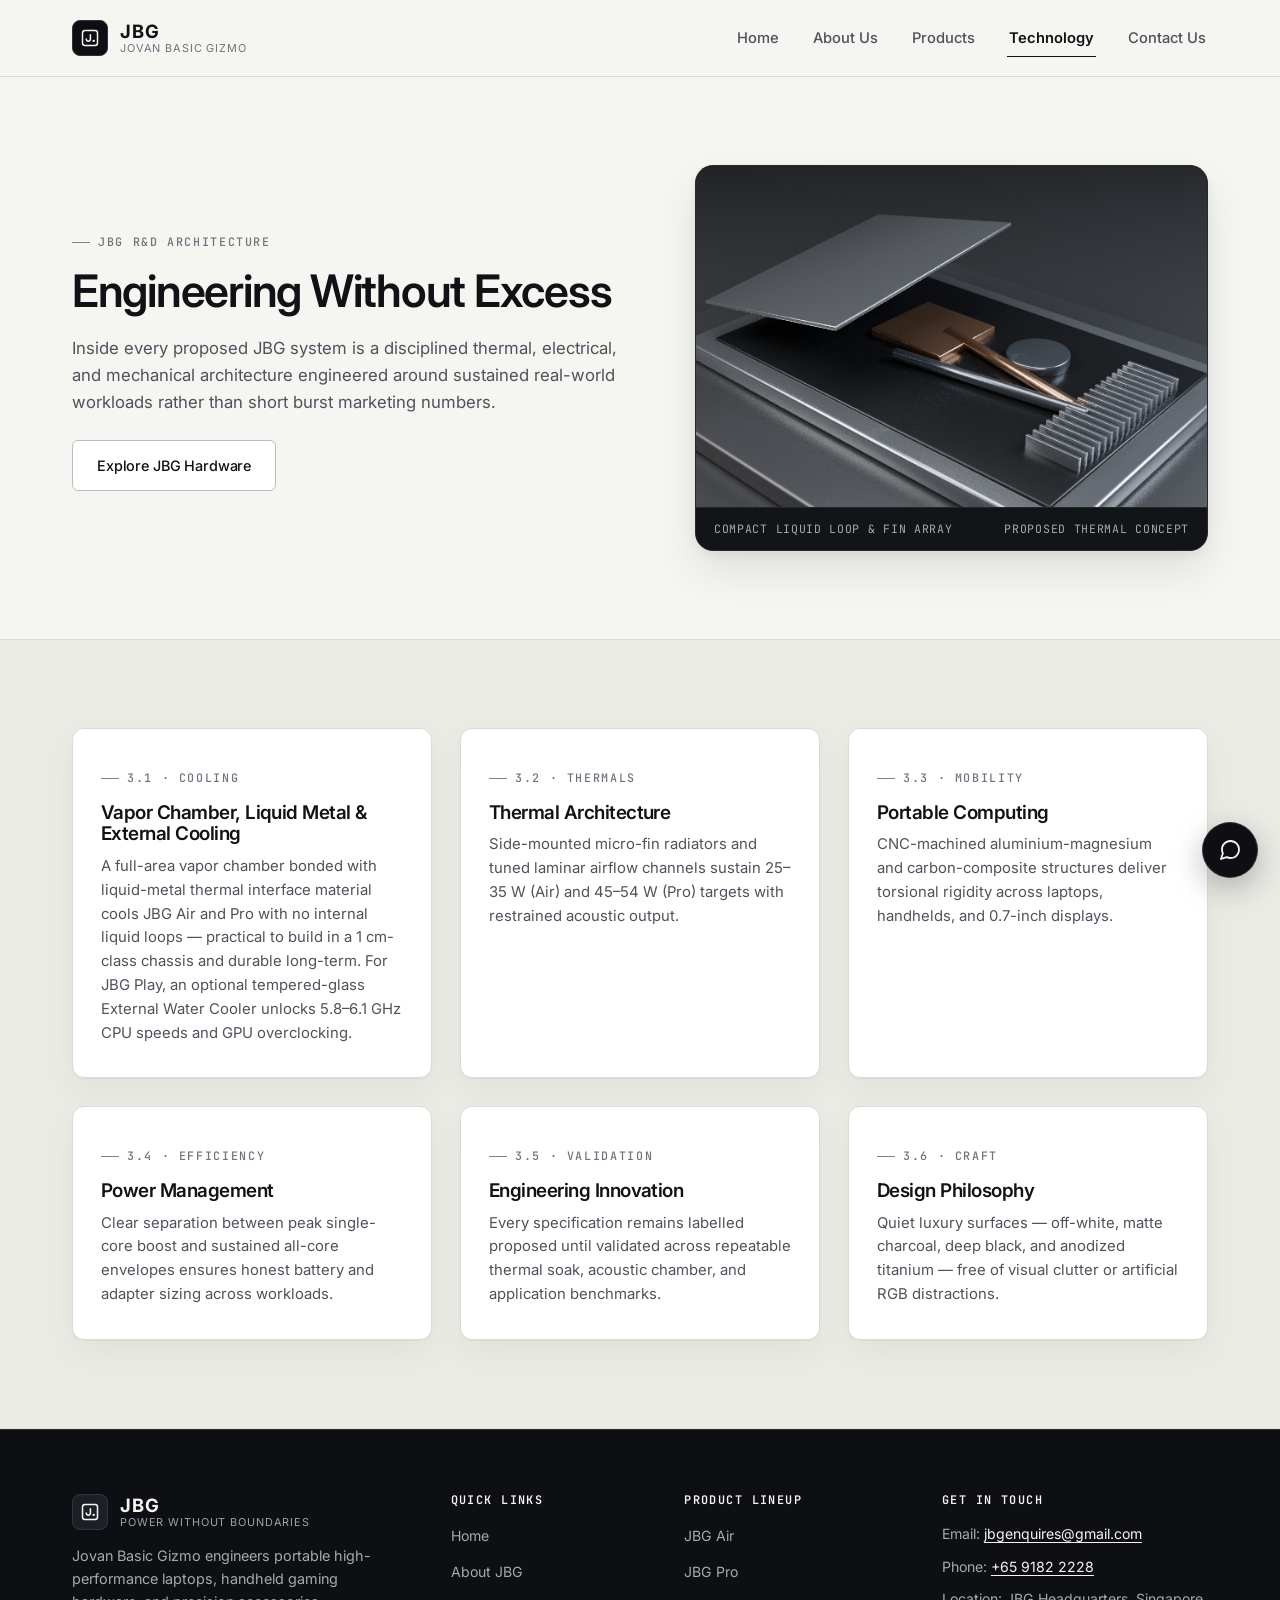
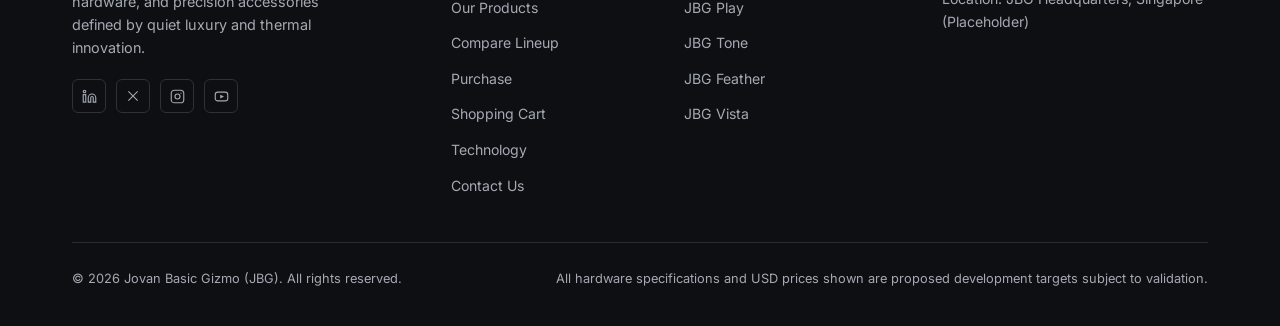
<file: technology.html>
<!DOCTYPE html>
<html lang="en">
<head>
  <meta charset="UTF-8">
  <meta name="viewport" content="width=device-width, initial-scale=1.0">
  <title>Technology &amp; Engineering — JBG | Jovan Basic Gizmo</title>
  <link rel="preconnect" href="https://fonts.googleapis.com">
  <link rel="preconnect" href="https://fonts.gstatic.com" crossorigin>
  <link href="https://fonts.googleapis.com/css2?family=Inter:wght@400;500;600;700&family=JetBrains+Mono:wght@400;500;600&display=swap" rel="stylesheet">
  <link rel="stylesheet" href="style.css">
</head>
<body data-page="technology">
<div class="wrapper">
  <header class="site-header">
    <div class="container header-inner">
      <a href="index.html" class="brand" aria-label="JBG — Jovan Basic Gizmo Home">
        <span class="brand-mark"><svg width="20" height="20" viewBox="0 0 24 24" fill="none" stroke="currentColor" stroke-width="1.8" stroke-linecap="round" stroke-linejoin="round" aria-hidden="true"><rect x="3" y="3" width="18" height="18" rx="3"/><path d="M12.5 8v5.3a2.5 2.5 0 0 1-5 0"/><circle cx="16.4" cy="15.4" r="1.4" fill="currentColor" stroke="none"/></svg></span>
        <span class="brand-text">
          <span class="brand-name">JBG</span>
          <span class="brand-sub">Jovan Basic Gizmo</span>
        </span>
      </a>
      <nav class="site-nav" aria-label="Primary Navigation">
        <ul class="nav-list">
          <li><a href="index.html">Home</a></li>
          <li><a href="aboutus.html">About Us</a></li>
          <li class="has-dropdown">
            <a href="products.html">Products</a>
            <div class="nav-dropdown" role="menu" aria-label="JBG Product Lineup">
              <a href="products.html"><span>All Products</span><span>6</span></a>
              <div class="dropdown-divider"></div>
              <a href="air-specifications.html"><span>JBG Air</span><span>12C Laptop</span></a>
              <a href="pro-specifications.html"><span>JBG Pro</span><span>24C Laptop</span></a>
              <a href="play-specifications.html"><span>JBG Play</span><span>Handheld</span></a>
              <div class="dropdown-divider"></div>
              <a href="tone-specifications.html"><span>JBG Tone</span><span>ANC Audio</span></a>
              <a href="feather-specifications.html"><span>JBG Feather</span><span>20g Mouse</span></a>
              <a href="vista-specifications.html"><span>JBG Vista</span><span>16&quot; Display</span></a>
              <div class="dropdown-divider"></div>
              <a href="compare.html"><span>Compare Products</span><span>&rarr;</span></a>
              <a href="purchase.html"><span>Purchase</span><span>&rarr;</span></a>
              <a href="cart.html"><span>Shopping Cart</span><span>&rarr;</span></a>
            </div>
          </li>
          <li><a href="technology.html">Technology</a></li>
          <li><a href="contactus.html">Contact Us</a></li>
        </ul>
      </nav>
    </div>
  </header>

  <main class="site-main">
    <section class="section">
      <div class="container split-grid">
        <div>
          <span class="eyebrow">JBG R&amp;D Architecture</span>
          <h1 class="section-title" style="font-size: clamp(2.1rem, 3.5vw, 3rem); margin-bottom: 18px;">Engineering Without Excess</h1>
          <p class="section-lead" style="margin-bottom: 24px;">
            Inside every proposed JBG system is a disciplined thermal, electrical, and mechanical architecture engineered around sustained real-world workloads rather than short burst marketing numbers.
          </p>
          <a href="products.html" class="btn btn-primary">Explore JBG Hardware</a>
        </div>
        <div class="hero-visual-frame">
          <img src="assets/about-engineering.png" alt="JBG CNC unibody and vapor-chamber heat-spreader engineering render">
          <div class="visual-caption">
            <span>COMPACT LIQUID LOOP &amp; FIN ARRAY</span>
            <span>PROPOSED THERMAL CONCEPT</span>
          </div>
        </div>
      </div>
    </section>

    <section class="section section-subtle">
      <div class="container">
        <div class="cards-grid-3">
          <div class="pillar-card">
            <span class="eyebrow">3.1 &middot; Cooling</span>
            <h3>Vapor Chamber, Liquid Metal &amp; External Cooling</h3>
            <p>A full-area vapor chamber bonded with liquid-metal thermal interface material cools JBG Air and Pro with no internal liquid loops — practical to build in a 1 cm-class chassis and durable long-term. For JBG Play, an optional tempered-glass External Water Cooler unlocks 5.8&ndash;6.1 GHz CPU speeds and GPU overclocking.</p>
          </div>
          <div class="pillar-card">
            <span class="eyebrow">3.2 &middot; Thermals</span>
            <h3>Thermal Architecture</h3>
            <p>Side-mounted micro-fin radiators and tuned laminar airflow channels sustain 25–35 W (Air) and 45–54 W (Pro) targets with restrained acoustic output.</p>
          </div>
          <div class="pillar-card">
            <span class="eyebrow">3.3 &middot; Mobility</span>
            <h3>Portable Computing</h3>
            <p>CNC-machined aluminium-magnesium and carbon-composite structures deliver torsional rigidity across laptops, handhelds, and 0.7-inch displays.</p>
          </div>
          <div class="pillar-card">
            <span class="eyebrow">3.4 &middot; Efficiency</span>
            <h3>Power Management</h3>
            <p>Clear separation between peak single-core boost and sustained all-core envelopes ensures honest battery and adapter sizing across workloads.</p>
          </div>
          <div class="pillar-card">
            <span class="eyebrow">3.5 &middot; Validation</span>
            <h3>Engineering Innovation</h3>
            <p>Every specification remains labelled proposed until validated across repeatable thermal soak, acoustic chamber, and application benchmarks.</p>
          </div>
          <div class="pillar-card">
            <span class="eyebrow">3.6 &middot; Craft</span>
            <h3>Design Philosophy</h3>
            <p>Quiet luxury surfaces — off-white, matte charcoal, deep black, and anodized titanium — free of visual clutter or artificial RGB distractions.</p>
          </div>
        </div>
      </div>
    </section>
  </main>

  <footer class="site-footer">
    <div class="container">
      <div class="footer-grid">
        <div>
          <a href="index.html" class="brand" style="color: #f5f5f3;">
            <span class="brand-mark" style="background:#1c1f26;border-color:#323641;"><svg width="20" height="20" viewBox="0 0 24 24" fill="none" stroke="currentColor" stroke-width="1.8" stroke-linecap="round" stroke-linejoin="round" aria-hidden="true"><rect x="3" y="3" width="18" height="18" rx="3"/><path d="M12.5 8v5.3a2.5 2.5 0 0 1-5 0"/><circle cx="16.4" cy="15.4" r="1.4" fill="currentColor" stroke="none"/></svg></span>
            <span class="brand-text">
              <span class="brand-name" style="color:#f5f5f3;">JBG</span>
              <span class="brand-sub" style="color:#9da2ad;">Power Without Boundaries</span>
            </span>
          </a>
          <p class="footer-brand-desc">
            Jovan Basic Gizmo engineers portable high-performance laptops, handheld gaming hardware, and precision accessories defined by quiet luxury and thermal innovation.
          </p>
          <div class="footer-socials" aria-label="JBG Social Media">
            <a href="https://linkedin.com" target="_blank" rel="noopener noreferrer" aria-label="JBG on LinkedIn">
              <svg width="15" height="15" viewBox="0 0 24 24" fill="none" stroke="currentColor" stroke-width="1.8"><path d="M16 8a6 6 0 0 1 6 6v7h-4v-7a2 2 0 0 0-2-2 2 2 0 0 0-2 2v7h-4v-7a6 6 0 0 1 6-6z"/><rect x="2" y="9" width="4" height="12"/><circle cx="4" cy="4" r="2"/></svg>
            </a>
            <a href="https://x.com" target="_blank" rel="noopener noreferrer" aria-label="JBG on X">
              <svg width="14" height="14" viewBox="0 0 24 24" fill="none" stroke="currentColor" stroke-width="1.8"><path d="M4 4l16 16M20 4L4 20"/></svg>
            </a>
            <a href="https://instagram.com" target="_blank" rel="noopener noreferrer" aria-label="JBG on Instagram">
              <svg width="15" height="15" viewBox="0 0 24 24" fill="none" stroke="currentColor" stroke-width="1.8"><rect x="2" y="2" width="20" height="20" rx="5"/><circle cx="12" cy="12" r="4"/><circle cx="17.5" cy="6.5" r="1" fill="currentColor" stroke="none"/></svg>
            </a>
            <a href="https://youtube.com" target="_blank" rel="noopener noreferrer" aria-label="JBG on YouTube">
              <svg width="15" height="15" viewBox="0 0 24 24" fill="none" stroke="currentColor" stroke-width="1.8"><rect x="2" y="5" width="20" height="14" rx="4"/><polygon points="10,9 16,12 10,15" fill="currentColor" stroke="none"/></svg>
            </a>
          </div>
        </div>
        <div>
          <h3 class="footer-heading">Quick Links</h3>
          <ul class="footer-links">
            <li><a href="index.html">Home</a></li>
            <li><a href="aboutus.html">About JBG</a></li>
            <li><a href="products.html">Our Products</a></li>
            <li><a href="compare.html">Compare Lineup</a></li>
            <li><a href="purchase.html">Purchase</a></li>
            <li><a href="cart.html">Shopping Cart</a></li>
            <li><a href="technology.html">Technology</a></li>
            <li><a href="contactus.html">Contact Us</a></li>
          </ul>
        </div>
        <div>
          <h3 class="footer-heading">Product Lineup</h3>
          <ul class="footer-links">
            <li><a href="air-specifications.html">JBG Air</a></li>
            <li><a href="pro-specifications.html">JBG Pro</a></li>
            <li><a href="play-specifications.html">JBG Play</a></li>
            <li><a href="tone-specifications.html">JBG Tone</a></li>
            <li><a href="feather-specifications.html">JBG Feather</a></li>
            <li><a href="vista-specifications.html">JBG Vista</a></li>
          </ul>
        </div>
        <div>
          <h3 class="footer-heading">Get in Touch</h3>
          <ul class="footer-contact-list">
            <li>Email: <a href="mailto:jbgenquires@gmail.com">jbgenquires@gmail.com</a></li>
            <li>Phone: <a href="tel:+6591822228">+65 9182 2228</a></li>
            <li>Location: JBG Headquarters, Singapore (Placeholder)</li>
          </ul>
        </div>
      </div>
      <div class="footer-bottom">
        <span>&copy; 2026 Jovan Basic Gizmo (JBG). All rights reserved.</span>
        <span>All hardware specifications and USD prices shown are proposed development targets subject to validation.</span>
      </div>
    </div>
  </footer>
</div>

<script src="assistant.js" defer></script>
<script>
  (function () {
    var isShot = location.search.indexOf('shot=1') !== -1;
    if (isShot) {
      document.documentElement.style.background = '#00ff66';
      document.body.style.background = '#00ff66';
      var w = document.querySelector('.wrapper');
      if (w) { w.style.minHeight = '0'; w.style.background = 'var(--bg)'; }
      return;
    }
    var header = document.querySelector('.site-header');
    function onScroll() {
      if (header) header.classList.toggle('is-scrolled', window.scrollY > 12);
    }
    window.addEventListener('scroll', onScroll, { passive: true });
    onScroll();

    document.documentElement.classList.add('jbg-motion');

    var main = document.querySelector('.site-main');
    window.addEventListener('pageshow', function () {
      if (main) main.classList.remove('is-leaving');
    });

    document.addEventListener('click', function (e) {
      if (e.defaultPrevented || e.button !== 0 || e.metaKey || e.ctrlKey || e.shiftKey || e.altKey) return;
      var a = e.target.closest('a');
      if (!a || !main) return;
      var href = a.getAttribute('href');
      if (!href || href.charAt(0) === '#' || a.target === '_blank' || /^(mailto:|tel:|https?:)/i.test(href)) return;
      e.preventDefault();
      main.classList.add('is-leaving');
      setTimeout(function () { location.href = a.href; }, 145);
    });

    var targets = Array.prototype.slice.call(document.querySelectorAll(
      '.section:not(.hero) .section-header, .product-card, .pillar-card, .mvv-card, .stat-card, .rule-card, .compare-table-wrap, .spec-table-wrap, .cta-banner, .split-grid > *'
    ));
    if (!targets.length || !('IntersectionObserver' in window)) return;

    var gridCount = new WeakMap();
    var topSection = document.querySelector('.site-main section');
    targets.forEach(function (el) {
      if (topSection && topSection.contains(el)) return;
      if (el.getBoundingClientRect().top < window.innerHeight) return;
      var p = el.parentElement;
      var idx = gridCount.get(p) || 0;
      gridCount.set(p, idx + 1);
      el.style.setProperty('--reveal-delay', Math.min(idx * 150, 600) + 'ms');
      el.classList.add('reveal-item');
    });

    var io = new IntersectionObserver(function (entries) {
      entries.forEach(function (entry) {
        if (!entry.isIntersecting) return;
        entry.target.classList.add('is-visible');
        io.unobserve(entry.target);
      });
    }, { threshold: 0.08, rootMargin: '0px 0px -36px 0px' });

    targets.forEach(function (el) {
      if (el.classList.contains('reveal-item')) io.observe(el);
    });

    document.addEventListener('click', function (e) {
      var sel = e.target.closest('.filter-tab, .swatch-btn, .model-card, .config-card:not(.static-box), .bank-chip');
      if (!sel || sel.disabled) return;
      sel.classList.remove('select-pop');
      void sel.offsetWidth;
      sel.classList.add('select-pop');
    });
  })();
</script>
</body>
</html>
</file>
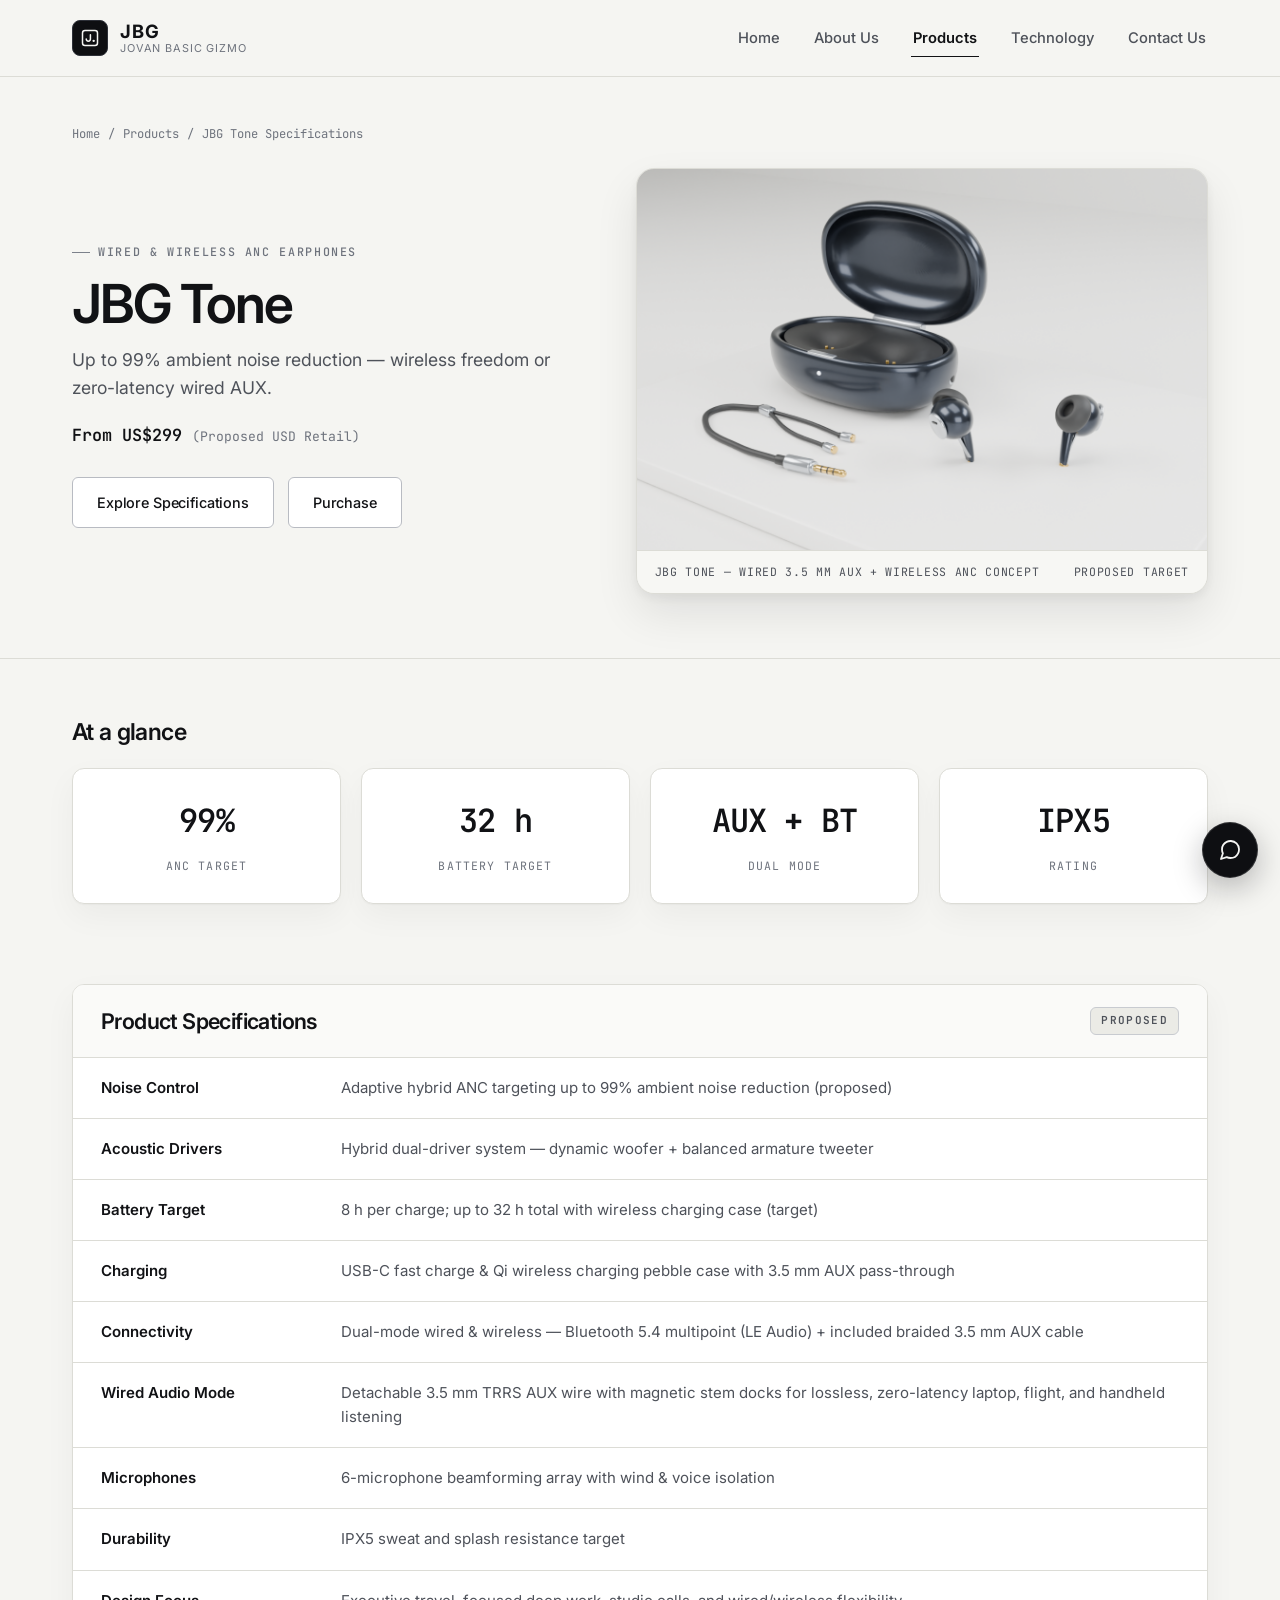
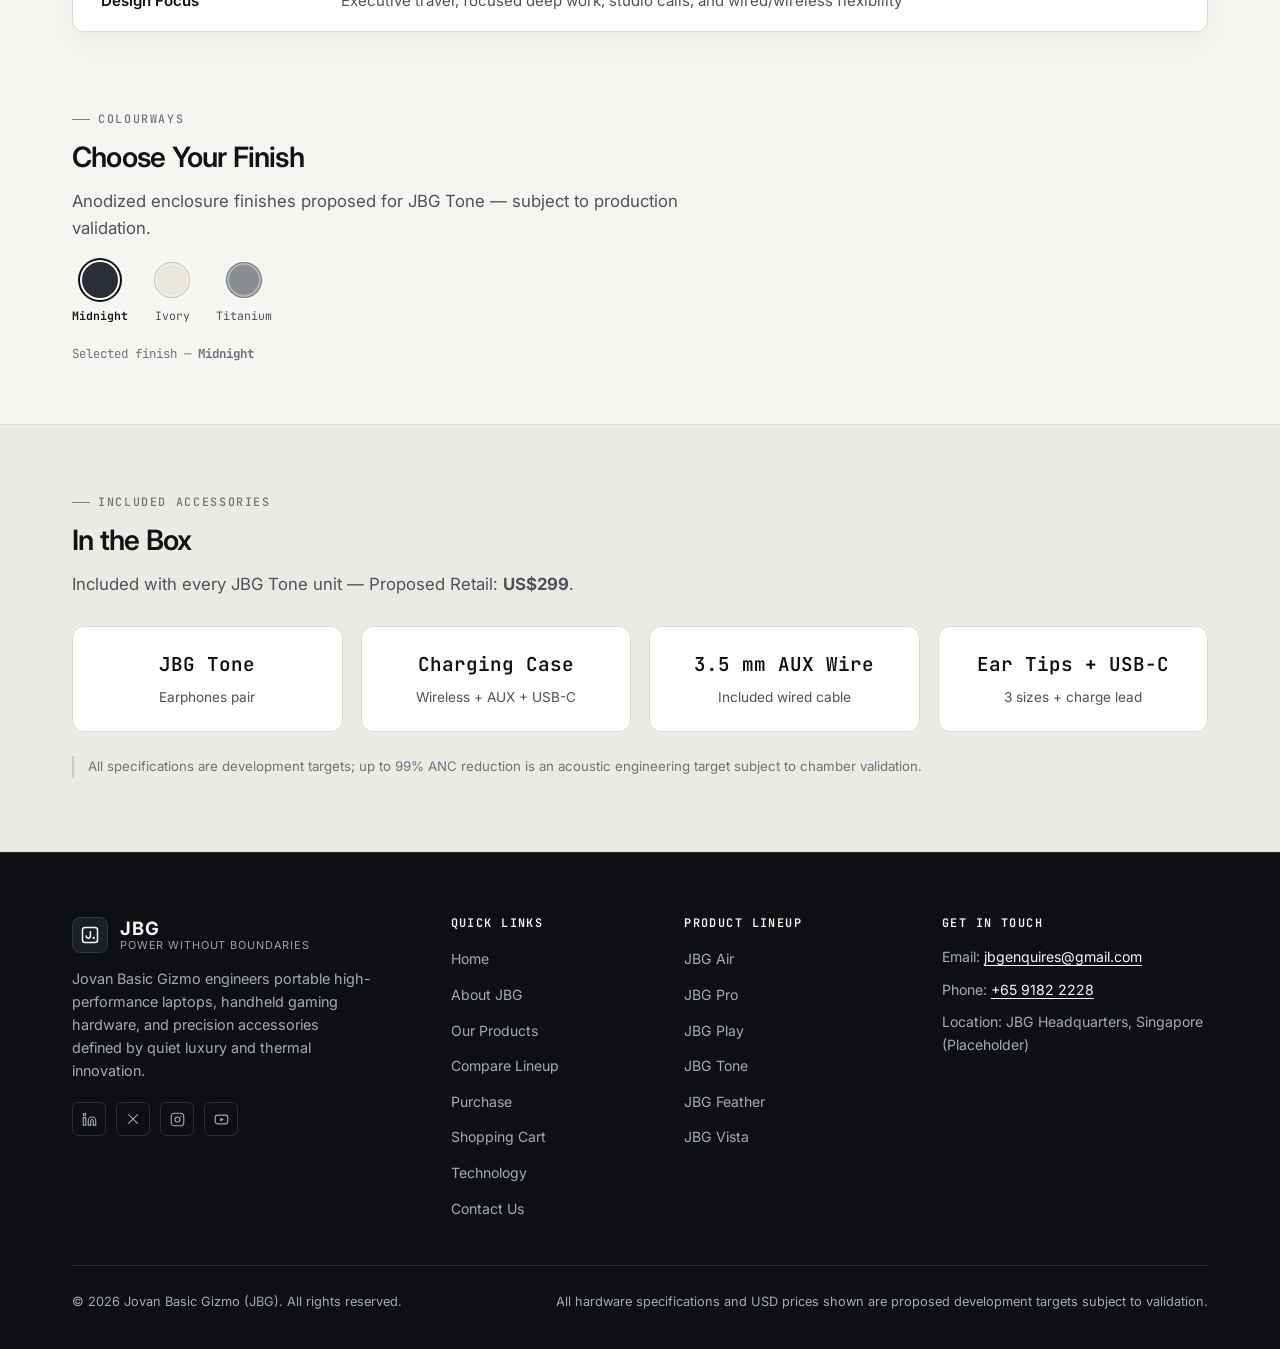
<file: tone-specifications.html>
<!DOCTYPE html>
<html lang="en">
<head>
  <meta charset="UTF-8">
  <meta name="viewport" content="width=device-width, initial-scale=1.0">
  <title>JBG Tone Specifications — JBG | Jovan Basic Gizmo</title>
  <link rel="preconnect" href="https://fonts.googleapis.com">
  <link rel="preconnect" href="https://fonts.gstatic.com" crossorigin>
  <link href="https://fonts.googleapis.com/css2?family=Inter:wght@400;500;600;700&family=JetBrains+Mono:wght@400;500;600&display=swap" rel="stylesheet">
  <link rel="stylesheet" href="style.css">
</head>
<body data-page="products">
<div class="wrapper">
  <header class="site-header">
    <div class="container header-inner">
      <a href="index.html" class="brand" aria-label="JBG — Jovan Basic Gizmo Home">
        <span class="brand-mark"><svg width="20" height="20" viewBox="0 0 24 24" fill="none" stroke="currentColor" stroke-width="1.8" stroke-linecap="round" stroke-linejoin="round" aria-hidden="true"><rect x="3" y="3" width="18" height="18" rx="3"/><path d="M12.5 8v5.3a2.5 2.5 0 0 1-5 0"/><circle cx="16.4" cy="15.4" r="1.4" fill="currentColor" stroke="none"/></svg></span>
        <span class="brand-text">
          <span class="brand-name">JBG</span>
          <span class="brand-sub">Jovan Basic Gizmo</span>
        </span>
      </a>
      <nav class="site-nav" aria-label="Primary Navigation">
        <ul class="nav-list">
          <li><a href="index.html">Home</a></li>
          <li><a href="aboutus.html">About Us</a></li>
          <li class="has-dropdown">
            <a href="products.html">Products</a>
            <div class="nav-dropdown" role="menu" aria-label="JBG Product Lineup">
              <a href="products.html"><span>All Products</span><span>6</span></a>
              <div class="dropdown-divider"></div>
              <a href="air-specifications.html"><span>JBG Air</span><span>12C Laptop</span></a>
              <a href="pro-specifications.html"><span>JBG Pro</span><span>24C Laptop</span></a>
              <a href="play-specifications.html"><span>JBG Play</span><span>Handheld</span></a>
              <div class="dropdown-divider"></div>
              <a href="tone-specifications.html"><span>JBG Tone</span><span>ANC Audio</span></a>
              <a href="feather-specifications.html"><span>JBG Feather</span><span>20g Mouse</span></a>
              <a href="vista-specifications.html"><span>JBG Vista</span><span>16&quot; Display</span></a>
              <div class="dropdown-divider"></div>
              <a href="compare.html"><span>Compare Products</span><span>&rarr;</span></a>
              <a href="purchase.html"><span>Purchase</span><span>&rarr;</span></a>
              <a href="cart.html"><span>Shopping Cart</span><span>&rarr;</span></a>
            </div>
          </li>
          <li><a href="technology.html">Technology</a></li>
          <li><a href="contactus.html">Contact Us</a></li>
        </ul>
      </nav>
    </div>
  </header>

  <main class="site-main">
    <section class="hero" style="padding: 48px 0 64px;">
      <div class="container">
        <div class="breadcrumb">
          <a href="index.html">Home</a> <span>/</span> <a href="products.html">Products</a> <span>/</span> <span>JBG Tone Specifications</span>
        </div>
        <div class="hero-grid">
          <div>
            <span class="eyebrow">Wired &amp; Wireless ANC Earphones</span>
            <h1 class="hero-title" style="font-size: clamp(2.4rem, 4.2vw, 3.5rem); margin-bottom: 14px;">JBG Tone</h1>
            <p class="hero-desc" style="margin-bottom: 20px;">Up to 99% ambient noise reduction — wireless freedom or zero-latency wired AUX.</p>
            <p style="font-family: var(--font-mono); font-size: 1.05rem; font-weight: 600; margin: 0 0 28px;">
              From US$299 <span style="font-weight: 400; font-size: 0.82rem; color: var(--text-muted);">(Proposed USD Retail)</span>
            </p>
            <div class="hero-actions" style="margin-bottom: 0;">
              <a href="#specifications" class="btn btn-primary">Explore Specifications</a>
              <a href="purchase.html?model=tone" class="btn btn-outline">Purchase</a>
            </div>
          </div>
          <div class="hero-visual-frame" style="background:#ecece7;border-color:#dcdcd6;">
            <img id="productHeroImg" src="assets/jbg-tone-midnight.png" alt="JBG Tone studio industrial design render">
            <div class="visual-caption" style="background:#f7f7f4;color:#4e525a;border-top-color:#dcdcd6;">
              <span>JBG TONE — WIRED 3.5 MM AUX + WIRELESS ANC CONCEPT</span>
              <span>PROPOSED TARGET</span>
            </div>
          </div>
        </div>
      </div>
    </section>

    <section class="section section-tight">
      <div class="container">
        <h2 style="font-size: 1.45rem; margin-bottom: 22px;">At a glance</h2>
        <div class="stats-grid-4">
          <div class="stat-card">
            <span class="stat-value">99%</span>
            <span class="stat-label">ANC TARGET</span>
          </div>
          <div class="stat-card">
            <span class="stat-value">32 h</span>
            <span class="stat-label">BATTERY TARGET</span>
          </div>
          <div class="stat-card">
            <span class="stat-value">AUX + BT</span>
            <span class="stat-label">DUAL MODE</span>
          </div>
          <div class="stat-card">
            <span class="stat-value">IPX5</span>
            <span class="stat-label">RATING</span>
          </div>
        </div>
      </div>
    </section>

    <section class="section section-tight" id="specifications" style="padding-top: 20px;">
      <div class="container">
        <div class="spec-table-wrap">
          <div class="spec-table-header">
            <h2 style="font-size: 1.35rem;">Product Specifications</h2>
            <span class="badge-proposed">PROPOSED</span>
          </div>
          <table class="spec-table">
            <tbody>
              <tr>
                <th scope="row">Noise Control</th>
                <td>Adaptive hybrid ANC targeting up to 99% ambient noise reduction (proposed)</td>
              </tr>
              <tr>
                <th scope="row">Acoustic Drivers</th>
                <td>Hybrid dual-driver system — dynamic woofer + balanced armature tweeter</td>
              </tr>
              <tr>
                <th scope="row">Battery Target</th>
                <td>8 h per charge; up to 32 h total with wireless charging case (target)</td>
              </tr>
              <tr>
                <th scope="row">Charging</th>
                <td>USB-C fast charge &amp; Qi wireless charging pebble case with 3.5 mm AUX pass-through</td>
              </tr>
              <tr>
                <th scope="row">Connectivity</th>
                <td>Dual-mode wired &amp; wireless — Bluetooth 5.4 multipoint (LE Audio) + included braided 3.5 mm AUX cable</td>
              </tr>
              <tr>
                <th scope="row">Wired Audio Mode</th>
                <td>Detachable 3.5 mm TRRS AUX wire with magnetic stem docks for lossless, zero-latency laptop, flight, and handheld listening</td>
              </tr>
              <tr>
                <th scope="row">Microphones</th>
                <td>6-microphone beamforming array with wind &amp; voice isolation</td>
              </tr>
              <tr>
                <th scope="row">Durability</th>
                <td>IPX5 sweat and splash resistance target</td>
              </tr>
              <tr>
                <th scope="row">Design Focus</th>
                <td>Executive travel, focused deep work, studio calls, and wired/wireless flexibility</td>
              </tr>
            </tbody>
          </table>
        </div>
      </div>
    </section>

    <section class="section section-tight" style="padding-top: 10px;">
      <div class="container">
        <div class="section-header" style="margin-bottom: 20px;">
          <span class="eyebrow">Colourways</span>
          <h2 class="section-title" style="font-size: 1.75rem;">Choose Your Finish</h2>
          <p class="section-lead">Anodized enclosure finishes proposed for JBG Tone — subject to production validation.</p>
        </div>
        <div class="finish-row" id="finishSelector">
        <button type="button" class="swatch-btn selected" data-finish="Midnight" data-img="assets/jbg-tone-midnight.png">
          <span class="swatch-dot" style="background:#2A2F38;"></span>
          <span class="swatch-name">Midnight</span>
        </button>
        <button type="button" class="swatch-btn" data-finish="Ivory" data-img="assets/jbg-tone-ivory.png">
          <span class="swatch-dot" style="background:#E9E6DD;"></span>
          <span class="swatch-name">Ivory</span>
        </button>
        <button type="button" class="swatch-btn" data-finish="Titanium" data-img="assets/jbg-tone-titanium.png">
          <span class="swatch-dot" style="background:#8A8D92;"></span>
          <span class="swatch-name">Titanium</span>
        </button>
        </div>
        <div class="finish-note">Selected finish — <strong id="selectedFinishLabel">Midnight</strong></div>
      </div>
    </section>



    <section class="section section-tight section-subtle">
      <div class="container">
        <div class="section-header" style="margin-bottom: 28px;">
          <span class="eyebrow">Included Accessories</span>
          <h2 class="section-title" style="font-size: 1.75rem;">In the Box</h2>
          <p class="section-lead">Included with every JBG Tone unit — Proposed Retail: <strong>US$299</strong>.</p>
        </div>
        <div class="config-grid-4">
          <div class="config-card static-box">
            <span class="config-title">JBG Tone</span>
            <span class="config-sub">Earphones pair</span>
          </div>
          <div class="config-card static-box">
            <span class="config-title">Charging Case</span>
            <span class="config-sub">Wireless + AUX + USB-C</span>
          </div>
          <div class="config-card static-box">
            <span class="config-title">3.5 mm AUX Wire</span>
            <span class="config-sub">Included wired cable</span>
          </div>
          <div class="config-card static-box">
            <span class="config-title">Ear Tips + USB-C</span>
            <span class="config-sub">3 sizes + charge lead</span>
          </div>
        </div>
        <p class="spec-disclaimer">All specifications are development targets; up to 99% ANC reduction is an acoustic engineering target subject to chamber validation.</p>
      </div>
    </section>
  </main>

  <footer class="site-footer">
    <div class="container">
      <div class="footer-grid">
        <div>
          <a href="index.html" class="brand" style="color: #f5f5f3;">
            <span class="brand-mark" style="background:#1c1f26;border-color:#323641;"><svg width="20" height="20" viewBox="0 0 24 24" fill="none" stroke="currentColor" stroke-width="1.8" stroke-linecap="round" stroke-linejoin="round" aria-hidden="true"><rect x="3" y="3" width="18" height="18" rx="3"/><path d="M12.5 8v5.3a2.5 2.5 0 0 1-5 0"/><circle cx="16.4" cy="15.4" r="1.4" fill="currentColor" stroke="none"/></svg></span>
            <span class="brand-text">
              <span class="brand-name" style="color:#f5f5f3;">JBG</span>
              <span class="brand-sub" style="color:#9da2ad;">Power Without Boundaries</span>
            </span>
          </a>
          <p class="footer-brand-desc">
            Jovan Basic Gizmo engineers portable high-performance laptops, handheld gaming hardware, and precision accessories defined by quiet luxury and thermal innovation.
          </p>
          <div class="footer-socials" aria-label="JBG Social Media">
            <a href="https://linkedin.com" target="_blank" rel="noopener noreferrer" aria-label="JBG on LinkedIn">
              <svg width="15" height="15" viewBox="0 0 24 24" fill="none" stroke="currentColor" stroke-width="1.8"><path d="M16 8a6 6 0 0 1 6 6v7h-4v-7a2 2 0 0 0-2-2 2 2 0 0 0-2 2v7h-4v-7a6 6 0 0 1 6-6z"/><rect x="2" y="9" width="4" height="12"/><circle cx="4" cy="4" r="2"/></svg>
            </a>
            <a href="https://x.com" target="_blank" rel="noopener noreferrer" aria-label="JBG on X">
              <svg width="14" height="14" viewBox="0 0 24 24" fill="none" stroke="currentColor" stroke-width="1.8"><path d="M4 4l16 16M20 4L4 20"/></svg>
            </a>
            <a href="https://instagram.com" target="_blank" rel="noopener noreferrer" aria-label="JBG on Instagram">
              <svg width="15" height="15" viewBox="0 0 24 24" fill="none" stroke="currentColor" stroke-width="1.8"><rect x="2" y="2" width="20" height="20" rx="5"/><circle cx="12" cy="12" r="4"/><circle cx="17.5" cy="6.5" r="1" fill="currentColor" stroke="none"/></svg>
            </a>
            <a href="https://youtube.com" target="_blank" rel="noopener noreferrer" aria-label="JBG on YouTube">
              <svg width="15" height="15" viewBox="0 0 24 24" fill="none" stroke="currentColor" stroke-width="1.8"><rect x="2" y="5" width="20" height="14" rx="4"/><polygon points="10,9 16,12 10,15" fill="currentColor" stroke="none"/></svg>
            </a>
          </div>
        </div>
        <div>
          <h3 class="footer-heading">Quick Links</h3>
          <ul class="footer-links">
            <li><a href="index.html">Home</a></li>
            <li><a href="aboutus.html">About JBG</a></li>
            <li><a href="products.html">Our Products</a></li>
            <li><a href="compare.html">Compare Lineup</a></li>
            <li><a href="purchase.html">Purchase</a></li>
            <li><a href="cart.html">Shopping Cart</a></li>
            <li><a href="technology.html">Technology</a></li>
            <li><a href="contactus.html">Contact Us</a></li>
          </ul>
        </div>
        <div>
          <h3 class="footer-heading">Product Lineup</h3>
          <ul class="footer-links">
            <li><a href="air-specifications.html">JBG Air</a></li>
            <li><a href="pro-specifications.html">JBG Pro</a></li>
            <li><a href="play-specifications.html">JBG Play</a></li>
            <li><a href="tone-specifications.html">JBG Tone</a></li>
            <li><a href="feather-specifications.html">JBG Feather</a></li>
            <li><a href="vista-specifications.html">JBG Vista</a></li>
          </ul>
        </div>
        <div>
          <h3 class="footer-heading">Get in Touch</h3>
          <ul class="footer-contact-list">
            <li>Email: <a href="mailto:jbgenquires@gmail.com">jbgenquires@gmail.com</a></li>
            <li>Phone: <a href="tel:+6591822228">+65 9182 2228</a></li>
            <li>Location: JBG Headquarters, Singapore (Placeholder)</li>
          </ul>
        </div>
      </div>
      <div class="footer-bottom">
        <span>&copy; 2026 Jovan Basic Gizmo (JBG). All rights reserved.</span>
        <span>All hardware specifications and USD prices shown are proposed development targets subject to validation.</span>
      </div>
    </div>
  </footer>
</div>
<script>
  (function () {
    var fsel = document.getElementById('finishSelector');
    if (fsel) {
      var swatches = fsel.querySelectorAll('.swatch-btn');
      var flbl = document.getElementById('selectedFinishLabel');
      var finline = document.getElementById('selectedFinishInline');
      swatches.forEach(function (b) {
        b.addEventListener('click', function () {
          swatches.forEach(function (s) { s.classList.remove('selected'); });
          b.classList.add('selected');
          var n = b.getAttribute('data-finish');
          if (flbl) flbl.textContent = n;
          if (finline) finline.textContent = n;
          var himg = document.getElementById('productHeroImg');
          var src = b.getAttribute('data-img');
          if (himg && src && himg.getAttribute('src') !== src) {
            himg.style.opacity = '0';
            himg.onload = function () { himg.style.opacity = '1'; };
            himg.src = src;
          }
        });
      });
    }
  })();
</script>
<script src="assistant.js" defer></script>
<script>
  (function () {
    var isShot = location.search.indexOf('shot=1') !== -1;
    if (isShot) {
      document.documentElement.style.background = '#00ff66';
      document.body.style.background = '#00ff66';
      var w = document.querySelector('.wrapper');
      if (w) { w.style.minHeight = '0'; w.style.background = 'var(--bg)'; }
      return;
    }
    var header = document.querySelector('.site-header');
    function onScroll() {
      if (header) header.classList.toggle('is-scrolled', window.scrollY > 12);
    }
    window.addEventListener('scroll', onScroll, { passive: true });
    onScroll();

    document.documentElement.classList.add('jbg-motion');

    var main = document.querySelector('.site-main');
    window.addEventListener('pageshow', function () {
      if (main) main.classList.remove('is-leaving');
    });

    document.addEventListener('click', function (e) {
      if (e.defaultPrevented || e.button !== 0 || e.metaKey || e.ctrlKey || e.shiftKey || e.altKey) return;
      var a = e.target.closest('a');
      if (!a || !main) return;
      var href = a.getAttribute('href');
      if (!href || href.charAt(0) === '#' || a.target === '_blank' || /^(mailto:|tel:|https?:)/i.test(href)) return;
      e.preventDefault();
      main.classList.add('is-leaving');
      setTimeout(function () { location.href = a.href; }, 145);
    });

    var targets = Array.prototype.slice.call(document.querySelectorAll(
      '.section:not(.hero) .section-header, .product-card, .pillar-card, .mvv-card, .stat-card, .rule-card, .compare-table-wrap, .spec-table-wrap, .cta-banner, .split-grid > *'
    ));
    if (!targets.length || !('IntersectionObserver' in window)) return;

    var gridCount = new WeakMap();
    var topSection = document.querySelector('.site-main section');
    targets.forEach(function (el) {
      if (topSection && topSection.contains(el)) return;
      if (el.getBoundingClientRect().top < window.innerHeight) return;
      var p = el.parentElement;
      var idx = gridCount.get(p) || 0;
      gridCount.set(p, idx + 1);
      el.style.setProperty('--reveal-delay', Math.min(idx * 150, 600) + 'ms');
      el.classList.add('reveal-item');
    });

    var io = new IntersectionObserver(function (entries) {
      entries.forEach(function (entry) {
        if (!entry.isIntersecting) return;
        entry.target.classList.add('is-visible');
        io.unobserve(entry.target);
      });
    }, { threshold: 0.08, rootMargin: '0px 0px -36px 0px' });

    targets.forEach(function (el) {
      if (el.classList.contains('reveal-item')) io.observe(el);
    });

    document.addEventListener('click', function (e) {
      var sel = e.target.closest('.filter-tab, .swatch-btn, .model-card, .config-card:not(.static-box), .bank-chip');
      if (!sel || sel.disabled) return;
      sel.classList.remove('select-pop');
      void sel.offsetWidth;
      sel.classList.add('select-pop');
    });
  })();
</script>
</body>
</html>
</file>
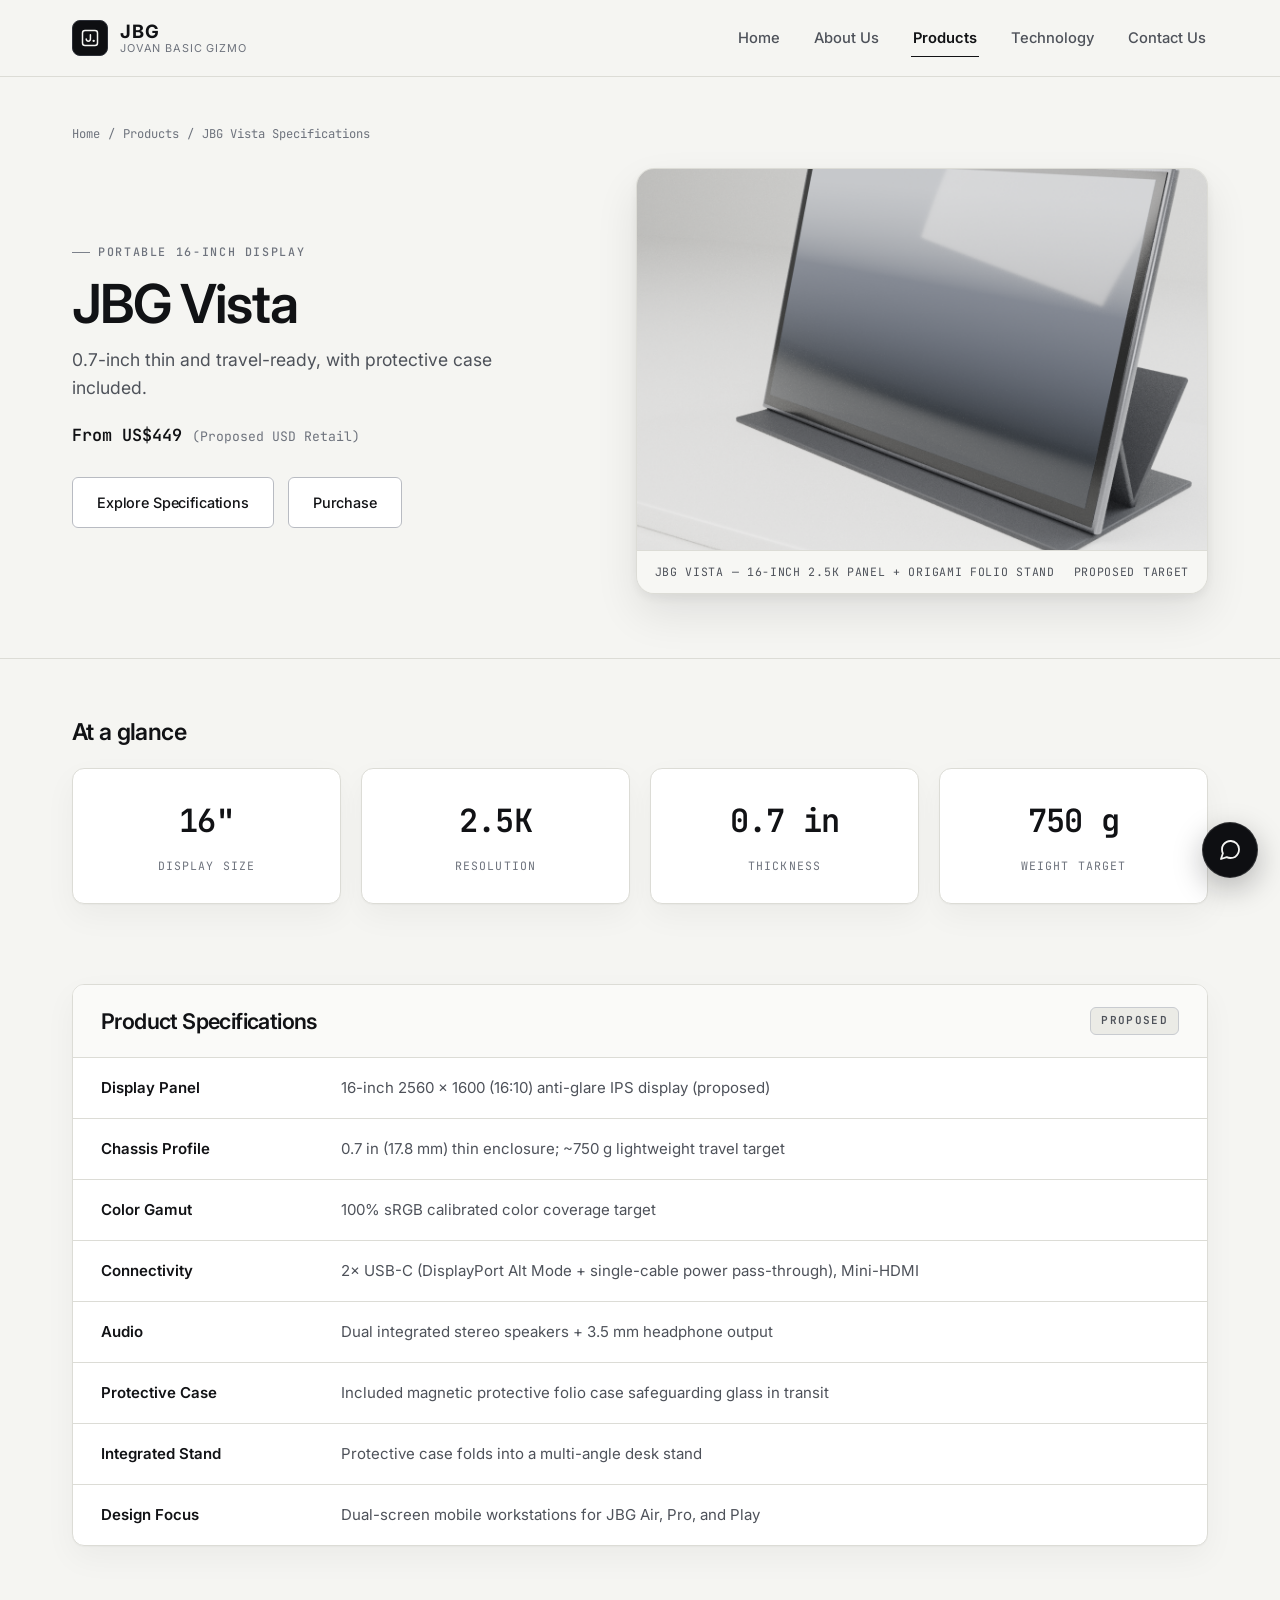
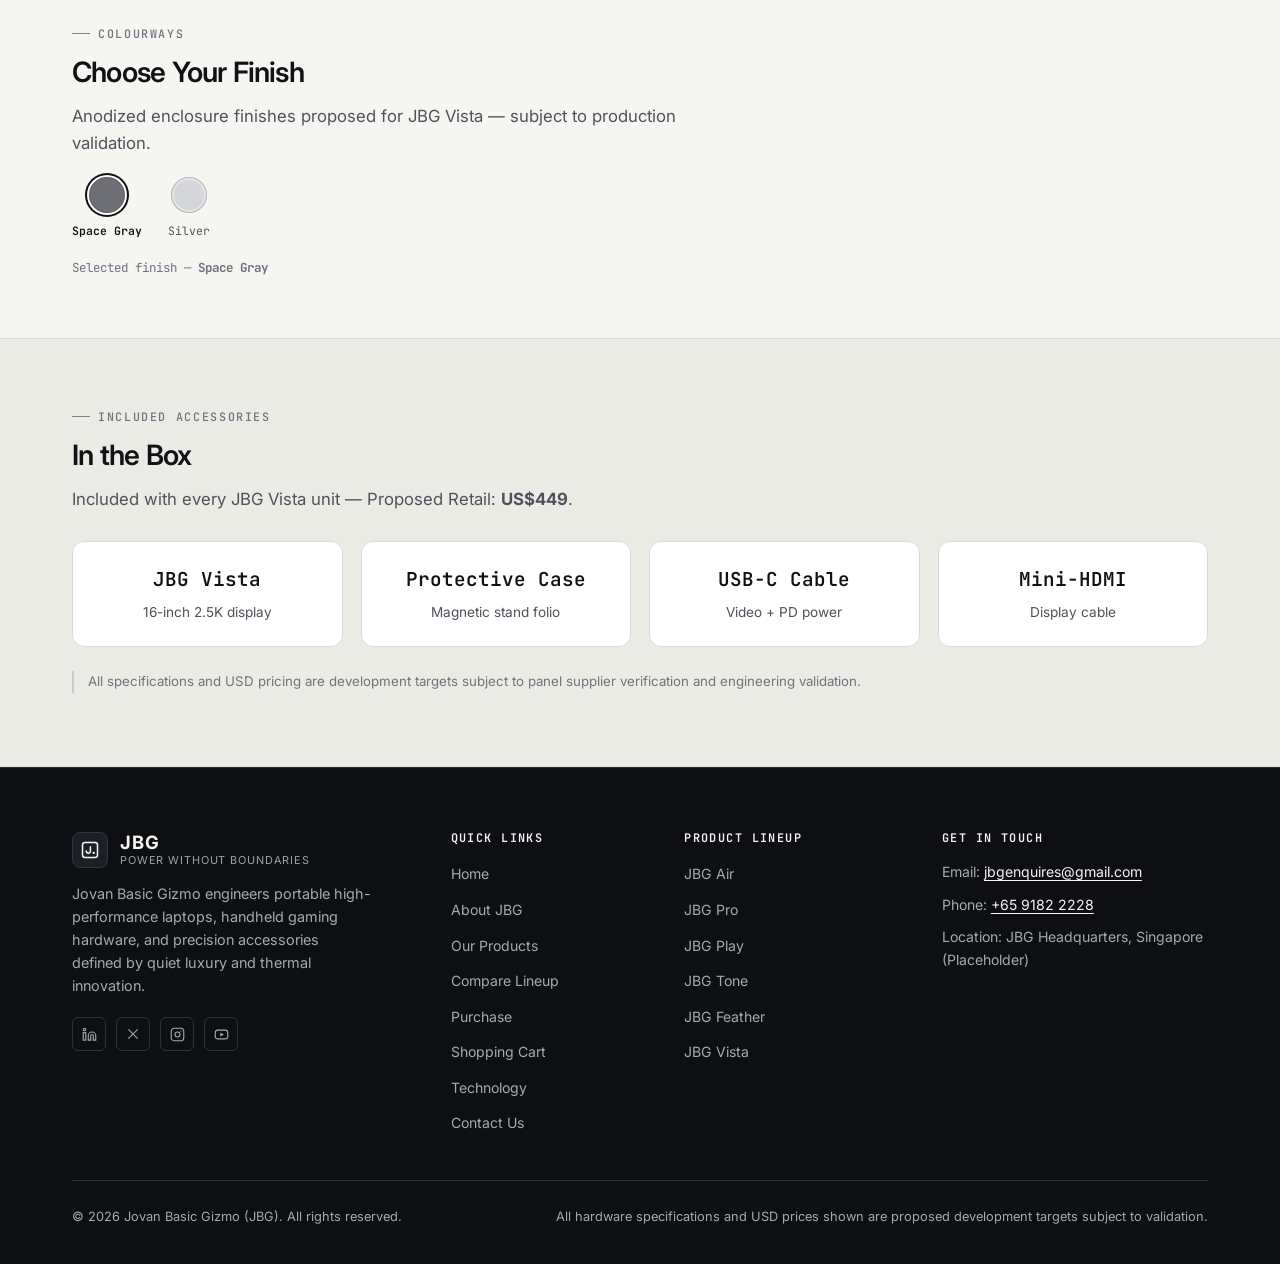
<file: vista-specifications.html>
<!DOCTYPE html>
<html lang="en">
<head>
  <meta charset="UTF-8">
  <meta name="viewport" content="width=device-width, initial-scale=1.0">
  <title>JBG Vista Specifications — JBG | Jovan Basic Gizmo</title>
  <link rel="preconnect" href="https://fonts.googleapis.com">
  <link rel="preconnect" href="https://fonts.gstatic.com" crossorigin>
  <link href="https://fonts.googleapis.com/css2?family=Inter:wght@400;500;600;700&family=JetBrains+Mono:wght@400;500;600&display=swap" rel="stylesheet">
  <link rel="stylesheet" href="style.css">
</head>
<body data-page="products">
<div class="wrapper">
  <header class="site-header">
    <div class="container header-inner">
      <a href="index.html" class="brand" aria-label="JBG — Jovan Basic Gizmo Home">
        <span class="brand-mark"><svg width="20" height="20" viewBox="0 0 24 24" fill="none" stroke="currentColor" stroke-width="1.8" stroke-linecap="round" stroke-linejoin="round" aria-hidden="true"><rect x="3" y="3" width="18" height="18" rx="3"/><path d="M12.5 8v5.3a2.5 2.5 0 0 1-5 0"/><circle cx="16.4" cy="15.4" r="1.4" fill="currentColor" stroke="none"/></svg></span>
        <span class="brand-text">
          <span class="brand-name">JBG</span>
          <span class="brand-sub">Jovan Basic Gizmo</span>
        </span>
      </a>
      <nav class="site-nav" aria-label="Primary Navigation">
        <ul class="nav-list">
          <li><a href="index.html">Home</a></li>
          <li><a href="aboutus.html">About Us</a></li>
          <li class="has-dropdown">
            <a href="products.html">Products</a>
            <div class="nav-dropdown" role="menu" aria-label="JBG Product Lineup">
              <a href="products.html"><span>All Products</span><span>6</span></a>
              <div class="dropdown-divider"></div>
              <a href="air-specifications.html"><span>JBG Air</span><span>12C Laptop</span></a>
              <a href="pro-specifications.html"><span>JBG Pro</span><span>24C Laptop</span></a>
              <a href="play-specifications.html"><span>JBG Play</span><span>Handheld</span></a>
              <div class="dropdown-divider"></div>
              <a href="tone-specifications.html"><span>JBG Tone</span><span>ANC Audio</span></a>
              <a href="feather-specifications.html"><span>JBG Feather</span><span>20g Mouse</span></a>
              <a href="vista-specifications.html"><span>JBG Vista</span><span>16&quot; Display</span></a>
              <div class="dropdown-divider"></div>
              <a href="compare.html"><span>Compare Products</span><span>&rarr;</span></a>
              <a href="purchase.html"><span>Purchase</span><span>&rarr;</span></a>
              <a href="cart.html"><span>Shopping Cart</span><span>&rarr;</span></a>
            </div>
          </li>
          <li><a href="technology.html">Technology</a></li>
          <li><a href="contactus.html">Contact Us</a></li>
        </ul>
      </nav>
    </div>
  </header>

  <main class="site-main">
    <section class="hero" style="padding: 48px 0 64px;">
      <div class="container">
        <div class="breadcrumb">
          <a href="index.html">Home</a> <span>/</span> <a href="products.html">Products</a> <span>/</span> <span>JBG Vista Specifications</span>
        </div>
        <div class="hero-grid">
          <div>
            <span class="eyebrow">Portable 16-inch Display</span>
            <h1 class="hero-title" style="font-size: clamp(2.4rem, 4.2vw, 3.5rem); margin-bottom: 14px;">JBG Vista</h1>
            <p class="hero-desc" style="margin-bottom: 20px;">0.7-inch thin and travel-ready, with protective case included.</p>
            <p style="font-family: var(--font-mono); font-size: 1.05rem; font-weight: 600; margin: 0 0 28px;">
              From US$449 <span style="font-weight: 400; font-size: 0.82rem; color: var(--text-muted);">(Proposed USD Retail)</span>
            </p>
            <div class="hero-actions" style="margin-bottom: 0;">
              <a href="#specifications" class="btn btn-primary">Explore Specifications</a>
              <a href="purchase.html?model=vista" class="btn btn-outline">Purchase</a>
            </div>
          </div>
          <div class="hero-visual-frame" style="background:#ecece7;border-color:#dcdcd6;">
            <img id="productHeroImg" src="assets/jbg-vista-spacegray.png" alt="JBG Vista studio industrial design render">
            <div class="visual-caption" style="background:#f7f7f4;color:#4e525a;border-top-color:#dcdcd6;">
              <span>JBG VISTA — 16-INCH 2.5K PANEL + ORIGAMI FOLIO STAND</span>
              <span>PROPOSED TARGET</span>
            </div>
          </div>
        </div>
      </div>
    </section>

    <section class="section section-tight">
      <div class="container">
        <h2 style="font-size: 1.45rem; margin-bottom: 22px;">At a glance</h2>
        <div class="stats-grid-4">
          <div class="stat-card">
            <span class="stat-value">16&quot;</span>
            <span class="stat-label">DISPLAY SIZE</span>
          </div>
          <div class="stat-card">
            <span class="stat-value">2.5K</span>
            <span class="stat-label">RESOLUTION</span>
          </div>
          <div class="stat-card">
            <span class="stat-value">0.7 in</span>
            <span class="stat-label">THICKNESS</span>
          </div>
          <div class="stat-card">
            <span class="stat-value">750 g</span>
            <span class="stat-label">WEIGHT TARGET</span>
          </div>
        </div>
      </div>
    </section>

    <section class="section section-tight" id="specifications" style="padding-top: 20px;">
      <div class="container">
        <div class="spec-table-wrap">
          <div class="spec-table-header">
            <h2 style="font-size: 1.35rem;">Product Specifications</h2>
            <span class="badge-proposed">PROPOSED</span>
          </div>
          <table class="spec-table">
            <tbody>
              <tr>
                <th scope="row">Display Panel</th>
                <td>16-inch 2560 × 1600 (16:10) anti-glare IPS display (proposed)</td>
              </tr>
              <tr>
                <th scope="row">Chassis Profile</th>
                <td>0.7 in (17.8 mm) thin enclosure; ~750 g lightweight travel target</td>
              </tr>
              <tr>
                <th scope="row">Color Gamut</th>
                <td>100% sRGB calibrated color coverage target</td>
              </tr>
              <tr>
                <th scope="row">Connectivity</th>
                <td>2× USB-C (DisplayPort Alt Mode + single-cable power pass-through), Mini-HDMI</td>
              </tr>
              <tr>
                <th scope="row">Audio</th>
                <td>Dual integrated stereo speakers + 3.5 mm headphone output</td>
              </tr>
              <tr>
                <th scope="row">Protective Case</th>
                <td>Included magnetic protective folio case safeguarding glass in transit</td>
              </tr>
              <tr>
                <th scope="row">Integrated Stand</th>
                <td>Protective case folds into a multi-angle desk stand</td>
              </tr>
              <tr>
                <th scope="row">Design Focus</th>
                <td>Dual-screen mobile workstations for JBG Air, Pro, and Play</td>
              </tr>
            </tbody>
          </table>
        </div>
      </div>
    </section>

    <section class="section section-tight" style="padding-top: 10px;">
      <div class="container">
        <div class="section-header" style="margin-bottom: 20px;">
          <span class="eyebrow">Colourways</span>
          <h2 class="section-title" style="font-size: 1.75rem;">Choose Your Finish</h2>
          <p class="section-lead">Anodized enclosure finishes proposed for JBG Vista — subject to production validation.</p>
        </div>
        <div class="finish-row" id="finishSelector">
        <button type="button" class="swatch-btn selected" data-finish="Space Gray" data-img="assets/jbg-vista-spacegray.png">
          <span class="swatch-dot" style="background:#6E6F74;"></span>
          <span class="swatch-name">Space Gray</span>
        </button>
        <button type="button" class="swatch-btn" data-finish="Silver" data-img="assets/jbg-vista-silver.png">
          <span class="swatch-dot" style="background:#D4D6D9;"></span>
          <span class="swatch-name">Silver</span>
        </button>
        </div>
        <div class="finish-note">Selected finish — <strong id="selectedFinishLabel">Space Gray</strong></div>
      </div>
    </section>



    <section class="section section-tight section-subtle">
      <div class="container">
        <div class="section-header" style="margin-bottom: 28px;">
          <span class="eyebrow">Included Accessories</span>
          <h2 class="section-title" style="font-size: 1.75rem;">In the Box</h2>
          <p class="section-lead">Included with every JBG Vista unit — Proposed Retail: <strong>US$449</strong>.</p>
        </div>
        <div class="config-grid-4">
          <div class="config-card static-box">
            <span class="config-title">JBG Vista</span>
            <span class="config-sub">16-inch 2.5K display</span>
          </div>
          <div class="config-card static-box">
            <span class="config-title">Protective Case</span>
            <span class="config-sub">Magnetic stand folio</span>
          </div>
          <div class="config-card static-box">
            <span class="config-title">USB-C Cable</span>
            <span class="config-sub">Video + PD power</span>
          </div>
          <div class="config-card static-box">
            <span class="config-title">Mini-HDMI</span>
            <span class="config-sub">Display cable</span>
          </div>
        </div>
        <p class="spec-disclaimer">All specifications and USD pricing are development targets subject to panel supplier verification and engineering validation.</p>
      </div>
    </section>
  </main>

  <footer class="site-footer">
    <div class="container">
      <div class="footer-grid">
        <div>
          <a href="index.html" class="brand" style="color: #f5f5f3;">
            <span class="brand-mark" style="background:#1c1f26;border-color:#323641;"><svg width="20" height="20" viewBox="0 0 24 24" fill="none" stroke="currentColor" stroke-width="1.8" stroke-linecap="round" stroke-linejoin="round" aria-hidden="true"><rect x="3" y="3" width="18" height="18" rx="3"/><path d="M12.5 8v5.3a2.5 2.5 0 0 1-5 0"/><circle cx="16.4" cy="15.4" r="1.4" fill="currentColor" stroke="none"/></svg></span>
            <span class="brand-text">
              <span class="brand-name" style="color:#f5f5f3;">JBG</span>
              <span class="brand-sub" style="color:#9da2ad;">Power Without Boundaries</span>
            </span>
          </a>
          <p class="footer-brand-desc">
            Jovan Basic Gizmo engineers portable high-performance laptops, handheld gaming hardware, and precision accessories defined by quiet luxury and thermal innovation.
          </p>
          <div class="footer-socials" aria-label="JBG Social Media">
            <a href="https://linkedin.com" target="_blank" rel="noopener noreferrer" aria-label="JBG on LinkedIn">
              <svg width="15" height="15" viewBox="0 0 24 24" fill="none" stroke="currentColor" stroke-width="1.8"><path d="M16 8a6 6 0 0 1 6 6v7h-4v-7a2 2 0 0 0-2-2 2 2 0 0 0-2 2v7h-4v-7a6 6 0 0 1 6-6z"/><rect x="2" y="9" width="4" height="12"/><circle cx="4" cy="4" r="2"/></svg>
            </a>
            <a href="https://x.com" target="_blank" rel="noopener noreferrer" aria-label="JBG on X">
              <svg width="14" height="14" viewBox="0 0 24 24" fill="none" stroke="currentColor" stroke-width="1.8"><path d="M4 4l16 16M20 4L4 20"/></svg>
            </a>
            <a href="https://instagram.com" target="_blank" rel="noopener noreferrer" aria-label="JBG on Instagram">
              <svg width="15" height="15" viewBox="0 0 24 24" fill="none" stroke="currentColor" stroke-width="1.8"><rect x="2" y="2" width="20" height="20" rx="5"/><circle cx="12" cy="12" r="4"/><circle cx="17.5" cy="6.5" r="1" fill="currentColor" stroke="none"/></svg>
            </a>
            <a href="https://youtube.com" target="_blank" rel="noopener noreferrer" aria-label="JBG on YouTube">
              <svg width="15" height="15" viewBox="0 0 24 24" fill="none" stroke="currentColor" stroke-width="1.8"><rect x="2" y="5" width="20" height="14" rx="4"/><polygon points="10,9 16,12 10,15" fill="currentColor" stroke="none"/></svg>
            </a>
          </div>
        </div>
        <div>
          <h3 class="footer-heading">Quick Links</h3>
          <ul class="footer-links">
            <li><a href="index.html">Home</a></li>
            <li><a href="aboutus.html">About JBG</a></li>
            <li><a href="products.html">Our Products</a></li>
            <li><a href="compare.html">Compare Lineup</a></li>
            <li><a href="purchase.html">Purchase</a></li>
            <li><a href="cart.html">Shopping Cart</a></li>
            <li><a href="technology.html">Technology</a></li>
            <li><a href="contactus.html">Contact Us</a></li>
          </ul>
        </div>
        <div>
          <h3 class="footer-heading">Product Lineup</h3>
          <ul class="footer-links">
            <li><a href="air-specifications.html">JBG Air</a></li>
            <li><a href="pro-specifications.html">JBG Pro</a></li>
            <li><a href="play-specifications.html">JBG Play</a></li>
            <li><a href="tone-specifications.html">JBG Tone</a></li>
            <li><a href="feather-specifications.html">JBG Feather</a></li>
            <li><a href="vista-specifications.html">JBG Vista</a></li>
          </ul>
        </div>
        <div>
          <h3 class="footer-heading">Get in Touch</h3>
          <ul class="footer-contact-list">
            <li>Email: <a href="mailto:jbgenquires@gmail.com">jbgenquires@gmail.com</a></li>
            <li>Phone: <a href="tel:+6591822228">+65 9182 2228</a></li>
            <li>Location: JBG Headquarters, Singapore (Placeholder)</li>
          </ul>
        </div>
      </div>
      <div class="footer-bottom">
        <span>&copy; 2026 Jovan Basic Gizmo (JBG). All rights reserved.</span>
        <span>All hardware specifications and USD prices shown are proposed development targets subject to validation.</span>
      </div>
    </div>
  </footer>
</div>
<script>
  (function () {
    var fsel = document.getElementById('finishSelector');
    if (fsel) {
      var swatches = fsel.querySelectorAll('.swatch-btn');
      var flbl = document.getElementById('selectedFinishLabel');
      var finline = document.getElementById('selectedFinishInline');
      swatches.forEach(function (b) {
        b.addEventListener('click', function () {
          swatches.forEach(function (s) { s.classList.remove('selected'); });
          b.classList.add('selected');
          var n = b.getAttribute('data-finish');
          if (flbl) flbl.textContent = n;
          if (finline) finline.textContent = n;
          var himg = document.getElementById('productHeroImg');
          var src = b.getAttribute('data-img');
          if (himg && src && himg.getAttribute('src') !== src) {
            himg.style.opacity = '0';
            himg.onload = function () { himg.style.opacity = '1'; };
            himg.src = src;
          }
        });
      });
    }
  })();
</script>
<script src="assistant.js" defer></script>
<script>
  (function () {
    var isShot = location.search.indexOf('shot=1') !== -1;
    if (isShot) {
      document.documentElement.style.background = '#00ff66';
      document.body.style.background = '#00ff66';
      var w = document.querySelector('.wrapper');
      if (w) { w.style.minHeight = '0'; w.style.background = 'var(--bg)'; }
      return;
    }
    var header = document.querySelector('.site-header');
    function onScroll() {
      if (header) header.classList.toggle('is-scrolled', window.scrollY > 12);
    }
    window.addEventListener('scroll', onScroll, { passive: true });
    onScroll();

    document.documentElement.classList.add('jbg-motion');

    var main = document.querySelector('.site-main');
    window.addEventListener('pageshow', function () {
      if (main) main.classList.remove('is-leaving');
    });

    document.addEventListener('click', function (e) {
      if (e.defaultPrevented || e.button !== 0 || e.metaKey || e.ctrlKey || e.shiftKey || e.altKey) return;
      var a = e.target.closest('a');
      if (!a || !main) return;
      var href = a.getAttribute('href');
      if (!href || href.charAt(0) === '#' || a.target === '_blank' || /^(mailto:|tel:|https?:)/i.test(href)) return;
      e.preventDefault();
      main.classList.add('is-leaving');
      setTimeout(function () { location.href = a.href; }, 145);
    });

    var targets = Array.prototype.slice.call(document.querySelectorAll(
      '.section:not(.hero) .section-header, .product-card, .pillar-card, .mvv-card, .stat-card, .rule-card, .compare-table-wrap, .spec-table-wrap, .cta-banner, .split-grid > *'
    ));
    if (!targets.length || !('IntersectionObserver' in window)) return;

    var gridCount = new WeakMap();
    var topSection = document.querySelector('.site-main section');
    targets.forEach(function (el) {
      if (topSection && topSection.contains(el)) return;
      if (el.getBoundingClientRect().top < window.innerHeight) return;
      var p = el.parentElement;
      var idx = gridCount.get(p) || 0;
      gridCount.set(p, idx + 1);
      el.style.setProperty('--reveal-delay', Math.min(idx * 150, 600) + 'ms');
      el.classList.add('reveal-item');
    });

    var io = new IntersectionObserver(function (entries) {
      entries.forEach(function (entry) {
        if (!entry.isIntersecting) return;
        entry.target.classList.add('is-visible');
        io.unobserve(entry.target);
      });
    }, { threshold: 0.08, rootMargin: '0px 0px -36px 0px' });

    targets.forEach(function (el) {
      if (el.classList.contains('reveal-item')) io.observe(el);
    });

    document.addEventListener('click', function (e) {
      var sel = e.target.closest('.filter-tab, .swatch-btn, .model-card, .config-card:not(.static-box), .bank-chip');
      if (!sel || sel.disabled) return;
      sel.classList.remove('select-pop');
      void sel.offsetWidth;
      sel.classList.add('select-pop');
    });
  })();
</script>
</body>
</html>
</file>
<file: style.css>
/* ==========================================================================
   JBG — Jovan Basic Gizmo | Quiet Luxury Design System
   External Stylesheet (style.css)
   Palette: Off-White, Pure White, Matte Charcoal, Deep Black, Titanium Grey
   ========================================================================== */

:root {
  --bg: #f5f5f2;
  --bg-elevated: #ffffff;
  --bg-subtle: #ebebE6;
  --bg-dark: #0e0f12;
  --bg-charcoal: #17191d;
  --bg-charcoal-soft: #202329;

  --text-primary: #111215;
  --text-secondary: #4e525a;
  --text-muted: #6e737d;
  --text-on-dark: #f5f5f3;
  --text-on-dark-muted: #a4a9b3;

  --titanium: #7c818b;
  --titanium-light: #c8cbd0;
  --hairline: #dcdcd6;
  --hairline-dark: #2a2d34;
  --accent-link: #1f4b7a;

  --radius-sm: 6px;
  --radius-md: 12px;
  --radius-lg: 18px;
  --radius-pill: 999px;

  --shadow-card: 0 1px 2px rgba(14, 15, 18, 0.04), 0 12px 32px rgba(14, 15, 18, 0.045);
  --shadow-hover: 0 4px 12px rgba(14, 15, 18, 0.06), 0 20px 44px rgba(14, 15, 18, 0.09);

  --font-sans: "Inter", -apple-system, BlinkMacSystemFont, "Segoe UI", Roboto, "Helvetica Neue", Arial, sans-serif;
  --font-mono: "JetBrains Mono", "SFMono-Regular", Consolas, "Liberation Mono", Menlo, monospace;

  --container: 1200px;
  --transition: 200ms cubic-bezier(0.22, 1, 0.36, 1);
}

*,
*::before,
*::after {
  box-sizing: border-box;
}

html {
  scroll-behavior: smooth;
  -webkit-font-smoothing: antialiased;
  -moz-osx-font-smoothing: grayscale;
}

body {
  margin: 0;
  font-family: var(--font-sans);
  font-size: 16px;
  line-height: 1.6;
  color: var(--text-primary);
  background-color: var(--bg);
}

img {
  max-width: 100%;
  height: auto;
  display: block;
}

a {
  color: inherit;
  text-decoration: none;
  transition: color var(--transition), opacity var(--transition);
}

/* ---------- Semantic Wrapper ---------- */
.wrapper {
  min-height: 100vh;
  display: flex;
  flex-direction: column;
}

.site-main {
  flex: 1;
}

.container {
  width: 100%;
  max-width: var(--container);
  margin: 0 auto;
  padding: 0 32px;
}

/* ---------- Typography ---------- */
h1, h2, h3, h4 {
  margin: 0;
  font-weight: 600;
  letter-spacing: -0.028em;
  line-height: 1.14;
  color: var(--text-primary);
}

.eyebrow {
  display: inline-flex;
  align-items: center;
  gap: 8px;
  font-family: var(--font-mono);
  font-size: 0.73rem;
  font-weight: 500;
  letter-spacing: 0.14em;
  text-transform: uppercase;
  color: var(--text-muted);
  margin-bottom: 14px;
}

.eyebrow::before {
  content: "";
  width: 18px;
  height: 1px;
  background: var(--titanium);
}

.badge-proposed {
  display: inline-flex;
  align-items: center;
  padding: 4px 10px;
  font-family: var(--font-mono);
  font-size: 0.69rem;
  font-weight: 600;
  letter-spacing: 0.12em;
  text-transform: uppercase;
  color: var(--text-secondary);
  background: var(--bg-subtle);
  border: 1px solid var(--titanium-light);
  border-radius: var(--radius-sm);
}

/* ---------- Header & Navigation (Identical Across All Pages) ---------- */
.site-header {
  position: sticky;
  top: 0;
  z-index: 100;
  background: rgba(245, 245, 242, 0.88);
  backdrop-filter: blur(14px);
  -webkit-backdrop-filter: blur(14px);
  border-bottom: 1px solid var(--hairline);
}

.header-inner {
  height: 76px;
  display: flex;
  align-items: center;
  justify-content: space-between;
  gap: 24px;
}

.brand {
  display: inline-flex;
  align-items: center;
  gap: 12px;
}

.brand-mark {
  width: 36px;
  height: 36px;
  border-radius: 8px;
  background: var(--bg-dark);
  color: var(--text-on-dark);
  display: inline-flex;
  align-items: center;
  justify-content: center;
  border: 1px solid #2d3038;
}

.brand-text {
  display: flex;
  flex-direction: column;
  line-height: 1.05;
}

.brand-name {
  font-size: 1.15rem;
  font-weight: 700;
  letter-spacing: 0.06em;
}

.brand-sub {
  font-size: 0.68rem;
  letter-spacing: 0.08em;
  text-transform: uppercase;
  color: var(--text-muted);
  margin-top: 2px;
}

.site-nav .nav-list {
  list-style: none;
  margin: 0;
  padding: 0;
  display: flex;
  align-items: center;
  gap: 30px;
}

.site-nav .nav-list > li {
  position: relative;
}

.site-nav .nav-list > li > a {
  font-size: 0.92rem;
  font-weight: 500;
  color: var(--text-secondary);
  padding: 8px 2px;
  position: relative;
}

.site-nav .nav-list > li > a:hover {
  color: var(--text-primary);
}

/* Active page state controlled cleanly via body[data-page] so header HTML stays identical */
body[data-page="home"] .site-nav .nav-list > li > a[href="index.html"],
body[data-page="about"] .site-nav .nav-list > li > a[href="aboutus.html"],
body[data-page="products"] .site-nav .nav-list > li > a[href="products.html"],
body[data-page="technology"] .site-nav .nav-list > li > a[href="technology.html"],
body[data-page="contact"] .site-nav .nav-list > li > a[href="contactus.html"] {
  color: var(--text-primary);
  font-weight: 600;
}

body[data-page="home"] .site-nav .nav-list > li > a[href="index.html"]::after,
body[data-page="about"] .site-nav .nav-list > li > a[href="aboutus.html"]::after,
body[data-page="products"] .site-nav .nav-list > li > a[href="products.html"]::after,
body[data-page="technology"] .site-nav .nav-list > li > a[href="technology.html"]::after,
body[data-page="contact"] .site-nav .nav-list > li > a[href="contactus.html"]::after {
  content: "";
  position: absolute;
  left: 0;
  right: 0;
  bottom: -2px;
  height: 1.5px;
  background: var(--text-primary);
}

/* Products dropdown */
.has-dropdown .nav-dropdown {
  position: absolute;
  top: calc(100% + 10px);
  left: -16px;
  min-width: 250px;
  background: var(--bg-elevated);
  border: 1px solid var(--hairline);
  border-radius: var(--radius-md);
  box-shadow: var(--shadow-hover);
  padding: 8px;
  opacity: 0;
  visibility: hidden;
  transform: translateY(6px);
  transition: opacity var(--transition), transform var(--transition), visibility var(--transition);
}

.has-dropdown:hover .nav-dropdown,
.has-dropdown:focus-within .nav-dropdown {
  opacity: 1;
  visibility: visible;
  transform: translateY(0);
}

.nav-dropdown a {
  display: flex;
  justify-content: space-between;
  align-items: center;
  padding: 9px 12px;
  border-radius: var(--radius-sm);
  font-size: 0.85rem;
  color: var(--text-secondary);
}

.nav-dropdown a:hover {
  background: var(--bg);
  color: var(--text-primary);
}

.nav-dropdown .dropdown-divider {
  height: 1px;
  background: var(--hairline);
  margin: 6px 4px;
}

/* ---------- Buttons ---------- */
.btn {
  display: inline-flex;
  align-items: center;
  justify-content: center;
  gap: 8px;
  padding: 13px 24px;
  font-family: var(--font-sans);
  font-size: 0.9rem;
  font-weight: 500;
  letter-spacing: -0.01em;
  border-radius: var(--radius-sm);
  border: 1px solid transparent;
  cursor: pointer;
  transition: background var(--transition), color var(--transition), border-color var(--transition), transform var(--transition);
}

.btn:active {
  transform: translateY(1px);
}

.btn-sm {
  padding: 9px 18px;
  font-size: 0.84rem;
}

.btn-primary,
.btn-outline,
.btn-light {
  background: var(--bg-elevated);
  color: var(--text-primary);
  border-color: #b8bbc2;
}

.btn-primary:hover,
.btn-outline:hover {
  background: var(--bg-dark);
  color: var(--text-on-dark);
  border-color: var(--bg-dark);
}

.btn-light:hover {
  background: var(--bg-dark);
  color: var(--text-on-dark);
  border-color: rgba(255, 255, 255, 0.4);
}

/* ---------- Sections ---------- */
.section {
  padding: 88px 0;
}

.section-tight {
  padding: 60px 0;
}

.section-subtle {
  background: var(--bg-subtle);
  border-top: 1px solid var(--hairline);
  border-bottom: 1px solid var(--hairline);
}

.section-dark {
  background: var(--bg-charcoal);
  color: var(--text-on-dark);
}

.section-dark h1,
.section-dark h2,
.section-dark h3 {
  color: var(--text-on-dark);
}

.section-header {
  max-width: 680px;
  margin-bottom: 48px;
}

.section-header.centered {
  margin-left: auto;
  margin-right: auto;
  text-align: center;
}

.section-header.centered .eyebrow {
  justify-content: center;
}

.section-title {
  font-size: clamp(1.85rem, 3vw, 2.55rem);
  margin-bottom: 14px;
}

.section-lead {
  margin: 0;
  font-size: 1.05rem;
  color: var(--text-secondary);
}

.section-dark .section-lead {
  color: var(--text-on-dark-muted);
}

/* ---------- Home Hero ---------- */
.hero {
  padding: 68px 0 80px;
  border-bottom: 1px solid var(--hairline);
}

.hero-grid {
  display: grid;
  grid-template-columns: 1.02fr 1.15fr;
  gap: 56px;
  align-items: center;
}

.hero-title {
  font-size: clamp(2.65rem, 4.7vw, 4.1rem);
  font-weight: 600;
  letter-spacing: -0.038em;
  line-height: 1.04;
  margin-bottom: 22px;
}

.hero-desc {
  font-size: 1.1rem;
  color: var(--text-secondary);
  max-width: 490px;
  margin: 0 0 32px;
}

.hero-actions {
  display: flex;
  flex-wrap: wrap;
  gap: 14px;
  margin-bottom: 36px;
}

.hero-metrics {
  display: grid;
  grid-template-columns: repeat(3, 1fr);
  gap: 20px;
  padding-top: 24px;
  border-top: 1px solid var(--hairline);
}

.hero-metric strong {
  display: block;
  font-family: var(--font-mono);
  font-size: 1.15rem;
  font-weight: 600;
  color: var(--text-primary);
}

.hero-metric span {
  font-size: 0.78rem;
  color: var(--text-muted);
}

.hero-visual-frame {
  background: var(--bg-dark);
  border-radius: var(--radius-lg);
  overflow: hidden;
  box-shadow: var(--shadow-hover);
  border: 1px solid #262930;
  position: relative;
}

.hero-visual-frame img {
  width: 100%;
  aspect-ratio: 3 / 2;
  object-fit: cover;
  transition: opacity 0.25s ease;
}

.visual-caption {
  display: flex;
  justify-content: space-between;
  align-items: center;
  padding: 12px 18px;
  font-family: var(--font-mono);
  font-size: 0.72rem;
  letter-spacing: 0.06em;
  color: var(--text-on-dark-muted);
  background: #121418;
  border-top: 1px solid #23262d;
}

/* ---------- Product Cards (Home & Products Gallery) ---------- */
.cards-grid-3 {
  display: grid;
  grid-template-columns: repeat(3, 1fr);
  gap: 28px;
}

.product-card {
  background: var(--bg-elevated);
  border: 1px solid var(--hairline);
  border-radius: var(--radius-md);
  overflow: hidden;
  box-shadow: var(--shadow-card);
  display: flex;
  flex-direction: column;
  transition: transform var(--transition), box-shadow var(--transition), border-color var(--transition);
}

.product-card:hover {
  transform: translateY(-4px);
  box-shadow: var(--shadow-hover);
  border-color: var(--titanium-light);
}

.product-card-media {
  position: relative;
  background: #ecece7;
  aspect-ratio: 10 / 7;
  overflow: hidden;
  border-bottom: 1px solid var(--hairline);
}

.product-card-media.dark-stage {
  background: #131519;
}

.product-card-media img {
  width: 100%;
  height: 100%;
  object-fit: cover;
  transition: transform 420ms cubic-bezier(0.22, 1, 0.36, 1);
}

.product-card:hover .product-card-media img {
  transform: scale(1.035);
}

.card-category-tag {
  position: absolute;
  top: 14px;
  left: 14px;
  padding: 4px 10px;
  border-radius: var(--radius-pill);
  font-family: var(--font-mono);
  font-size: 0.68rem;
  letter-spacing: 0.09em;
  text-transform: uppercase;
  background: rgba(255, 255, 255, 0.88);
  color: var(--text-primary);
  backdrop-filter: blur(8px);
}

.dark-stage .card-category-tag {
  background: rgba(20, 22, 27, 0.82);
  color: var(--text-on-dark);
  border: 1px solid rgba(255, 255, 255, 0.12);
}

.product-card-body {
  padding: 24px;
  display: flex;
  flex-direction: column;
  flex: 1;
}

.product-card-title-row {
  display: flex;
  align-items: baseline;
  justify-content: space-between;
  gap: 12px;
  margin-bottom: 6px;
}

.product-card h3 {
  font-size: 1.3rem;
}

.product-card-sub {
  font-size: 0.84rem;
  font-weight: 500;
  color: var(--titanium);
  margin-bottom: 12px;
}

.product-card-desc {
  font-size: 0.92rem;
  color: var(--text-secondary);
  margin: 0 0 18px;
  flex: 1;
}

.product-card-specs-mini {
  display: flex;
  flex-wrap: wrap;
  gap: 6px;
  margin-bottom: 20px;
}

.spec-chip {
  font-family: var(--font-mono);
  font-size: 0.72rem;
  color: var(--text-secondary);
  background: var(--bg);
  border: 1px solid var(--hairline);
  padding: 3px 8px;
  border-radius: 4px;
}

.product-card-footer {
  padding-top: 16px;
  border-top: 1px solid var(--hairline);
  display: flex;
  align-items: center;
  justify-content: space-between;
  gap: 12px;
}

.price-tag {
  font-family: var(--font-mono);
  font-size: 0.95rem;
  font-weight: 600;
  color: var(--text-primary);
}

.price-tag small {
  display: block;
  font-size: 0.67rem;
  font-weight: 400;
  color: var(--text-muted);
  letter-spacing: 0.04em;
}

.card-link {
  font-size: 0.85rem;
  font-weight: 600;
  color: var(--text-primary);
  display: inline-flex;
  align-items: center;
  gap: 5px;
}

.card-link:hover {
  opacity: 0.7;
}

/* ---------- Pillars (Why Choose Us & Values) ---------- */
.pillar-card {
  background: var(--bg-elevated);
  border: 1px solid var(--hairline);
  border-radius: var(--radius-md);
  padding: 32px 28px;
  box-shadow: var(--shadow-card);
}

.pillar-icon {
  width: 44px;
  height: 44px;
  border-radius: 10px;
  background: var(--bg);
  border: 1px solid var(--hairline);
  display: inline-flex;
  align-items: center;
  justify-content: center;
  margin-bottom: 20px;
  color: var(--text-primary);
}

.pillar-card h3 {
  font-size: 1.18rem;
  margin-bottom: 10px;
}

.pillar-card p {
  margin: 0;
  font-size: 0.93rem;
  color: var(--text-secondary);
}

/* ---------- CTA Banner ---------- */
.cta-banner {
  background: var(--bg-dark);
  color: var(--text-on-dark);
  border-radius: var(--radius-lg);
  padding: 64px 48px;
  text-align: center;
  border: 1px solid #262931;
}

.cta-banner h2 {
  color: var(--text-on-dark);
  font-size: clamp(1.8rem, 2.8vw, 2.4rem);
  margin-bottom: 14px;
}

.cta-banner p {
  color: var(--text-on-dark-muted);
  max-width: 560px;
  margin: 0 auto 28px;
  font-size: 1.02rem;
}

.cta-actions {
  display: flex;
  justify-content: center;
  gap: 14px;
  flex-wrap: wrap;
}

/* ---------- Filter Tabs (Products Page) ---------- */
.filter-bar {
  display: flex;
  flex-wrap: wrap;
  align-items: center;
  justify-content: space-between;
  gap: 16px;
  margin-bottom: 36px;
  padding-bottom: 20px;
  border-bottom: 1px solid var(--hairline);
}

.filter-tabs {
  display: flex;
  flex-wrap: wrap;
  gap: 10px;
}

.filter-tab {
  padding: 9px 20px;
  border-radius: var(--radius-pill);
  border: 1px solid #c6c8ce;
  background: var(--bg-elevated);
  color: var(--text-secondary);
  font-family: var(--font-sans);
  font-size: 0.88rem;
  font-weight: 500;
  cursor: pointer;
  transition: all var(--transition);
}

.filter-tab:hover {
  border-color: var(--text-primary);
  color: var(--text-primary);
}

.filter-tab.active {
  background: var(--bg-dark);
  border-color: var(--bg-dark);
  color: var(--text-on-dark);
}

.product-card.is-hidden {
  display: none;
}

/* ---------- About Page Split & History ---------- */
.split-grid {
  display: grid;
  grid-template-columns: 1.05fr 0.95fr;
  gap: 56px;
  align-items: center;
}

.prose p {
  margin: 0 0 18px;
  color: var(--text-secondary);
  font-size: 1.01rem;
}

.prose p:last-child {
  margin-bottom: 0;
}

.history-panel {
  background: var(--bg-elevated);
  border: 1px solid var(--hairline);
  border-radius: var(--radius-lg);
  padding: 44px 48px;
  box-shadow: var(--shadow-card);
}

.values-list {
  list-style: none;
  padding: 0;
  margin: 14px 0 0;
  display: flex;
  flex-direction: column;
  gap: 10px;
}

.values-list li {
  font-size: 0.9rem;
  line-height: 1.5;
  color: var(--text-secondary);
  position: relative;
  padding-left: 16px;
}

.values-list li::before {
  content: "";
  position: absolute;
  left: 0;
  top: 8px;
  width: 6px;
  height: 6px;
  border-radius: 50%;
  background: var(--text-primary);
}

/* ---------- Specification Pages ---------- */
.breadcrumb {
  display: flex;
  align-items: center;
  gap: 8px;
  font-family: var(--font-mono);
  font-size: 0.76rem;
  color: var(--text-muted);
  margin-bottom: 24px;
}

.breadcrumb a:hover {
  color: var(--text-primary);
}

.stats-grid-4 {
  display: grid;
  grid-template-columns: repeat(4, 1fr);
  gap: 20px;
}

.stat-card {
  background: var(--bg-elevated);
  border: 1px solid var(--hairline);
  border-radius: var(--radius-md);
  padding: 26px 22px;
  text-align: center;
  box-shadow: var(--shadow-card);
}

.stat-value {
  display: block;
  font-family: var(--font-mono);
  font-size: clamp(1.55rem, 2.5vw, 2.1rem);
  font-weight: 600;
  letter-spacing: -0.03em;
  color: var(--text-primary);
  margin-bottom: 6px;
}

.stat-label {
  font-family: var(--font-mono);
  font-size: 0.72rem;
  letter-spacing: 0.1em;
  text-transform: uppercase;
  color: var(--text-muted);
}

.spec-table-wrap {
  background: var(--bg-elevated);
  border: 1px solid var(--hairline);
  border-radius: var(--radius-md);
  overflow: hidden;
  box-shadow: var(--shadow-card);
}

.spec-table-header {
  display: flex;
  align-items: center;
  justify-content: space-between;
  padding: 22px 28px;
  border-bottom: 1px solid var(--hairline);
  background: #fafaf8;
}

.spec-table {
  width: 100%;
  border-collapse: collapse;
}

.spec-table tr {
  border-bottom: 1px solid var(--hairline);
}

.spec-table tr:last-child {
  border-bottom: none;
}

.spec-table th,
.spec-table td {
  padding: 18px 28px;
  text-align: left;
  vertical-align: top;
  font-size: 0.94rem;
}

.spec-table th {
  width: 240px;
  font-weight: 600;
  color: var(--text-primary);
}

.spec-table td {
  color: var(--text-secondary);
}

/* Interactive Storage / In-the-Box Cards */
.config-grid-4 {
  display: grid;
  grid-template-columns: repeat(4, 1fr);
  gap: 18px;
}

.config-grid-2 {
  display: grid;
  grid-template-columns: repeat(2, 1fr);
  gap: 16px;
}

.cooler-option {
  display: flex;
  align-items: center;
  gap: 14px;
  text-align: left;
  padding: 16px 18px;
}

.cooler-thumb {
  width: 68px;
  height: 48px;
  object-fit: cover;
  border-radius: 8px;
  background: #14161a;
  flex-shrink: 0;
}

.config-card {
  background: var(--bg-elevated);
  border: 1.5px solid var(--hairline);
  border-radius: var(--radius-md);
  padding: 22px 20px;
  text-align: center;
  cursor: pointer;
  transition: all var(--transition);
  position: relative;
}

.config-card.static-box {
  cursor: default;
}

.config-card:not(.static-box):hover {
  border-color: var(--titanium);
}

.config-card.selected {
  border-color: var(--bg-dark);
  background: var(--bg-dark);
  box-shadow: var(--shadow-card);
}

.config-card.selected .config-title {
  color: var(--text-on-dark);
}

.config-card.selected .config-sub {
  color: rgba(255, 255, 255, 0.62);
}

.config-card.selected .config-rec {
  background: #ffffff;
  color: var(--bg-dark);
}

.config-rec {
  display: inline-block;
  font-family: var(--font-mono);
  font-size: 0.64rem;
  text-transform: uppercase;
  letter-spacing: 0.1em;
  padding: 2px 8px;
  border-radius: var(--radius-pill);
  background: var(--bg-dark);
  color: var(--text-on-dark);
  margin-bottom: 8px;
}

.config-title {
  display: block;
  font-family: var(--font-mono);
  font-size: 1.2rem;
  font-weight: 600;
  color: var(--text-primary);
  margin-bottom: 4px;
}

.config-sub {
  font-size: 0.85rem;
  color: var(--text-secondary);
}

.config-summary-bar {
  margin-top: 22px;
  padding: 20px 26px;
  background: var(--bg-elevated);
  border: 1px solid var(--hairline);
  border-radius: var(--radius-md);
  display: flex;
  flex-wrap: wrap;
  align-items: center;
  justify-content: space-between;
  gap: 16px;
}

.config-total {
  font-family: var(--font-mono);
  font-size: 1.35rem;
  font-weight: 600;
}

.spec-disclaimer {
  margin-top: 24px;
  font-size: 0.83rem;
  color: var(--text-muted);
  padding-left: 14px;
  border-left: 2px solid var(--titanium-light);
}

/* ---------- Finish (Colourways) Selector ---------- */
.finish-row {
  display: flex;
  flex-wrap: wrap;
  gap: 26px;
}

.swatch-btn {
  background: none;
  border: none;
  padding: 0;
  cursor: pointer;
  display: flex;
  flex-direction: column;
  align-items: center;
  gap: 9px;
  font: inherit;
}

.swatch-dot {
  width: 36px;
  height: 36px;
  border-radius: 50%;
  border: 1px solid rgba(0, 0, 0, 0.16);
  box-shadow: inset 0 0 0 2px rgba(255, 255, 255, 0.35);
  transition: transform var(--transition), box-shadow var(--transition);
}

.swatch-btn:hover .swatch-dot {
  transform: translateY(-2px);
}

.swatch-btn.selected .swatch-dot {
  box-shadow: 0 0 0 2px #ffffff, 0 0 0 4px var(--bg-dark);
}

.swatch-name {
  font-family: var(--font-mono);
  font-size: 0.72rem;
  color: var(--text-secondary);
}

.swatch-btn.selected .swatch-name {
  color: var(--text-primary);
  font-weight: 600;
}

.finish-note {
  margin-top: 18px;
  font-family: var(--font-mono);
  font-size: 0.78rem;
  color: var(--text-muted);
}

/* Product card finish dots */
.dot-row {
  display: flex;
  align-items: center;
  gap: 7px;
  margin-bottom: 16px;
}

.dot {
  width: 13px;
  height: 13px;
  border-radius: 50%;
  border: 1px solid rgba(0, 0, 0, 0.16);
  display: inline-block;
}

.dot-label {
  font-family: var(--font-mono);
  font-size: 0.66rem;
  color: var(--text-muted);
  margin-left: 4px;
  letter-spacing: 0.03em;
}

/* ---------- Purchase / Configure Page ---------- */
.purchase-grid {
  display: grid;
  grid-template-columns: minmax(0, 1fr) 380px;
  gap: 40px;
  align-items: start;
}

.purchase-step {
  margin-bottom: 38px;
}

.step-label {
  display: block;
  font-family: var(--font-mono);
  font-size: 0.72rem;
  letter-spacing: 0.14em;
  text-transform: uppercase;
  color: var(--text-muted);
  margin-bottom: 6px;
}

.step-title {
  font-size: 1.3rem;
  font-weight: 600;
  margin: 0 0 6px;
}

.step-lead {
  font-size: 0.86rem;
  color: var(--text-muted);
  margin: 0 0 16px;
}

.model-grid {
  display: grid;
  grid-template-columns: 1fr 1fr;
  gap: 14px;
}

.model-card {
  display: flex;
  align-items: center;
  gap: 14px;
  padding: 12px 14px;
  background: var(--bg-elevated);
  border: 1.5px solid var(--hairline);
  border-radius: var(--radius-md);
  cursor: pointer;
  text-align: left;
  font-family: inherit;
  transition: border-color var(--transition), box-shadow var(--transition);
}

.model-card:hover {
  border-color: var(--titanium);
}

.model-card.selected {
  border-color: var(--bg-dark);
  background: var(--bg-dark);
  box-shadow: var(--shadow-card);
}

.model-card.selected .model-card-name {
  color: var(--text-on-dark);
}

.model-card.selected .model-card-sub {
  color: rgba(255, 255, 255, 0.62);
}

.model-card.selected .model-card-price {
  color: rgba(255, 255, 255, 0.85);
}

.model-thumb {
  width: 58px;
  height: 58px;
  border-radius: 8px;
  object-fit: cover;
  flex-shrink: 0;
  background: #ecece7;
  border: 1px solid var(--hairline);
}

.model-card-text {
  display: flex;
  flex-direction: column;
  gap: 1px;
  min-width: 0;
}

.model-card-name {
  font-weight: 600;
  font-size: 0.95rem;
  color: var(--text-primary);
}

.model-card-sub {
  font-size: 0.74rem;
  color: var(--text-muted);
  white-space: nowrap;
  overflow: hidden;
  text-overflow: ellipsis;
}

.model-card-price {
  font-family: var(--font-mono);
  font-size: 0.78rem;
  font-weight: 600;
  color: var(--text-secondary);
  margin-top: 4px;
}

.summary-card {
  position: sticky;
  top: 96px;
  background: var(--bg-elevated);
  border: 1px solid var(--hairline);
  border-radius: var(--radius-lg);
  padding: 20px;
  box-shadow: var(--shadow-card);
}

.summary-img {
  display: block;
  width: 100%;
  aspect-ratio: 10/7;
  object-fit: cover;
  border-radius: var(--radius-md);
  background: #ecece7;
  transition: opacity 0.25s ease;
}

.summary-rows {
  margin: 18px 0 4px;
}

.summary-row {
  display: flex;
  justify-content: space-between;
  align-items: baseline;
  gap: 12px;
  padding: 6px 0;
  font-size: 0.88rem;
}

.summary-row > span:first-child {
  color: var(--text-muted);
}

.summary-row > span:last-child {
  font-weight: 500;
  text-align: right;
}

.summary-divider {
  border-top: 1px solid var(--hairline);
  margin: 12px 0;
}

.summary-total-row {
  display: flex;
  justify-content: space-between;
  align-items: baseline;
  margin: 14px 0 18px;
}

.summary-total-row > span:first-child {
  font-weight: 600;
  font-size: 0.95rem;
}

.summary-total {
  font-family: var(--font-mono);
  font-size: 1.45rem;
  font-weight: 600;
}

.summary-cta {
  display: flex;
  width: 100%;
  justify-content: center;
}

.summary-note {
  font-size: 0.75rem;
  color: var(--text-muted);
  margin: 14px 0 0;
  line-height: 1.55;
}

.summary-note a {
  color: var(--accent-link);
}

/* ---------- Shopping Cart ---------- */
.cart-items {
  display: flex;
  flex-direction: column;
  gap: 14px;
  margin-bottom: 38px;
}

.cart-item {
  display: flex;
  align-items: center;
  gap: 16px;
  padding: 14px 18px;
  background: var(--bg-elevated);
  border: 1px solid var(--hairline);
  border-radius: var(--radius-md);
  box-shadow: var(--shadow-card);
}

.cart-thumb {
  width: 92px;
  height: 66px;
  object-fit: cover;
  border-radius: 8px;
  background: #ecece7;
  border: 1px solid var(--hairline);
  flex-shrink: 0;
}

.cart-item-info {
  display: flex;
  flex-direction: column;
  gap: 2px;
  min-width: 0;
  flex: 1;
}

.cart-item-info strong {
  font-size: 0.98rem;
}

.cart-item-info > span {
  font-size: 0.78rem;
  color: var(--text-muted);
}

.cart-config {
  font-family: var(--font-mono);
  margin-top: 4px;
}

.cart-item-side {
  display: flex;
  flex-direction: column;
  align-items: flex-end;
  gap: 6px;
  flex-shrink: 0;
}

.cart-price {
  font-family: var(--font-mono);
  font-weight: 600;
  font-size: 1rem;
}

.cart-remove {
  background: none;
  border: none;
  padding: 0;
  font: inherit;
  font-size: 0.76rem;
  color: var(--text-muted);
  text-decoration: underline;
  cursor: pointer;
}

.cart-remove:hover {
  color: #8e2430;
}

.cart-empty {
  background: var(--bg-elevated);
  border: 1px solid var(--hairline);
  border-radius: var(--radius-md);
  padding: 44px;
  text-align: center;
  margin-bottom: 38px;
}

.cart-empty p {
  color: var(--text-muted);
  margin: 0 0 18px;
}

.rule-grid {
  display: grid;
  grid-template-columns: 1fr 1fr;
  gap: 14px;
  margin: 16px 0 22px;
}

.rule-card {
  background: var(--bg-elevated);
  border: 1px solid var(--hairline);
  border-radius: var(--radius-md);
  padding: 18px 20px;
  display: flex;
  flex-direction: column;
  gap: 6px;
}

.rule-num {
  font-family: var(--font-mono);
  font-size: 0.68rem;
  letter-spacing: 0.14em;
  color: var(--titanium);
}

.rule-card strong {
  font-size: 0.98rem;
}

.rule-card > span:last-child {
  font-size: 0.8rem;
  color: var(--text-muted);
  line-height: 1.55;
}

.bank-row {
  display: flex;
  align-items: center;
  flex-wrap: wrap;
  gap: 10px;
  margin: -4px 0 22px;
}

.bank-row-label {
  font-family: var(--font-mono);
  font-size: 0.7rem;
  letter-spacing: 0.08em;
  text-transform: uppercase;
  color: var(--text-muted);
  margin-right: 4px;
}

.bank-chip {
  font-family: var(--font-mono);
  font-size: 0.72rem;
  font-weight: 600;
  color: var(--text-secondary);
  padding: 6px 13px;
  border: 1px solid var(--hairline);
  border-radius: var(--radius-pill);
  background: var(--bg-elevated);
  cursor: pointer;
  transition: border-color var(--transition), box-shadow var(--transition);
}

.bank-chip:hover {
  border-color: var(--titanium);
}

.bank-chip.selected {
  border-color: var(--bg-dark);
  background: var(--bg-dark);
  color: var(--text-on-dark);
  box-shadow: var(--shadow-card);
}

.bank-chip-private {
  background: var(--bg-dark);
  color: var(--text-on-dark);
  border-color: var(--bg-dark);
}

.bank-chip-private.selected {
  background: var(--bg-dark);
  color: var(--text-on-dark);
  box-shadow: 0 0 0 2px #ffffff, 0 0 0 4px var(--bg-dark), var(--shadow-card);
}

.card-input-wrap {
  margin: 0 0 22px;
}

.card-label {
  display: block;
  font-family: var(--font-mono);
  font-size: 0.7rem;
  letter-spacing: 0.1em;
  text-transform: uppercase;
  color: var(--text-muted);
  margin-bottom: 8px;
}

.card-row {
  display: flex;
  align-items: center;
  gap: 14px;
  flex-wrap: wrap;
}

.card-input {
  font-family: var(--font-mono);
  font-size: 1rem;
  letter-spacing: 0.06em;
  padding: 12px 16px;
  border: 1.5px solid var(--hairline);
  border-radius: var(--radius-sm);
  background: var(--bg-elevated);
  color: var(--text-primary);
  width: min(320px, 100%);
}

.card-input:focus {
  outline: none;
  border-color: var(--bg-dark);
  box-shadow: 0 0 0 1px var(--bg-dark);
}

.card-status {
  font-size: 0.8rem;
  color: var(--text-muted);
  line-height: 1.5;
}

.card-status.ok {
  color: #2f6b2f;
  font-weight: 500;
}

.card-status.bad {
  color: #8e2430;
  font-weight: 500;
}

.bank-notlisted {
  background: none;
  border: none;
  padding: 8px 0 0;
  font: inherit;
  font-size: 0.78rem;
  color: var(--text-muted);
  text-decoration: underline;
  text-underline-offset: 3px;
  cursor: pointer;
  display: block;
}

.bank-notlisted:hover {
  color: var(--text-primary);
}

.bank-notlisted.unlisted-on {
  color: var(--text-primary);
  font-weight: 600;
}

.order-summary {
  border: 1.5px solid var(--hairline);
  border-radius: var(--radius-sm);
  background: var(--bg-elevated);
  padding: 16px 18px;
  margin-bottom: 22px;
  font-size: 0.85rem;
}

.order-summary > strong {
  display: block;
  font-family: var(--font-mono);
  font-size: 0.7rem;
  letter-spacing: 0.1em;
  text-transform: uppercase;
  color: var(--text-muted);
  margin-bottom: 10px;
}

.order-line {
  display: flex;
  justify-content: space-between;
  gap: 14px;
  padding: 4px 0;
  line-height: 1.5;
}

.order-line.order-total {
  border-top: 1px solid var(--hairline);
  margin-top: 8px;
  padding-top: 10px;
  font-weight: 600;
}

.order-meta {
  margin-top: 10px;
  font-family: var(--font-mono);
  font-size: 0.74rem;
  letter-spacing: 0.04em;
  color: var(--text-muted);
}

.agree-row {
  display: flex;
  align-items: flex-start;
  gap: 10px;
  font-size: 0.86rem;
  color: var(--text-secondary);
  margin-bottom: 18px;
  cursor: pointer;
}

.agree-row input {
  margin-top: 3px;
  accent-color: var(--bg-dark);
}

.btn:disabled {
  opacity: 0.5;
  cursor: not-allowed;
}

.verify-done {
  background: #eef4ec;
  border: 1px solid #b9cfae;
  border-radius: var(--radius-md);
  padding: 16px 20px;
  font-size: 0.86rem;
  color: #2f4a26;
  line-height: 1.55;
  margin-top: 16px;
}

/* ---------- Compare Table ---------- */
.compare-table-wrap {
  background: var(--bg-elevated);
  border: 1px solid var(--hairline);
  border-radius: var(--radius-md);
  overflow-x: auto;
  box-shadow: var(--shadow-card);
}

.compare-table {
  width: 100%;
  border-collapse: collapse;
}

.compare-table th,
.compare-table td {
  padding: 18px 24px;
  border-bottom: 1px solid var(--hairline);
  text-align: left;
  font-size: 0.94rem;
}

.compare-table thead th {
  background: var(--bg-dark);
  color: var(--text-on-dark);
  font-weight: 600;
}

.compare-table tbody th {
  font-weight: 600;
  width: 24%;
}

.compare-highlight {
  background: rgba(17, 18, 21, 0.025);
  font-weight: 500;
}

.compare-select {
  width: 100%;
  padding: 10px 38px 10px 16px;
  font-family: var(--font-sans);
  font-size: 0.95rem;
  font-weight: 600;
  color: var(--text-primary);
  background: #ffffff url("data:image/svg+xml,%3Csvg xmlns='http://www.w3.org/2000/svg' width='12' height='8' viewBox='0 0 12 8'%3E%3Cpath d='M1 1l5 5 5-5' fill='none' stroke='%23111215' stroke-width='1.6' stroke-linecap='round'/%3E%3C/svg%3E") no-repeat right 14px center;
  border: 1px solid #b8bbc2;
  border-radius: var(--radius-sm);
  appearance: none;
  -webkit-appearance: none;
  cursor: pointer;
  transition: border-color var(--transition), background-color var(--transition);
}

.compare-select:hover {
  border-color: var(--text-primary);
}

.compare-select option {
  color: var(--text-primary);
  background: #ffffff;
}

.compare-table thead th.compare-th {
  vertical-align: top;
}

/* ---------- Contact Page ---------- */
.contact-grid {
  display: grid;
  grid-template-columns: 0.95fr 1.05fr;
  gap: 52px;
  align-items: start;
}

.contact-info-list {
  list-style: none;
  padding: 0;
  margin: 28px 0;
  display: flex;
  flex-direction: column;
  gap: 18px;
}

.contact-info-item {
  display: flex;
  align-items: flex-start;
  gap: 14px;
}

.contact-icon {
  width: 38px;
  height: 38px;
  border-radius: 8px;
  background: var(--bg-elevated);
  border: 1px solid var(--hairline);
  display: inline-flex;
  align-items: center;
  justify-content: center;
  flex-shrink: 0;
  color: var(--text-primary);
}

.contact-link {
  color: var(--accent-link);
  text-decoration: underline;
  text-underline-offset: 3px;
  font-weight: 500;
}

.contact-link:hover {
  color: var(--text-primary);
}

.map-frame {
  position: relative;
  border-radius: var(--radius-md);
  overflow: hidden;
  border: 1px solid var(--hairline);
  background: #e9eae6;
  box-shadow: var(--shadow-card);
  margin-bottom: 24px;
}

.map-frame .map-underlay {
  position: absolute;
  inset: 0 0 36px 0;
  width: 100%;
  height: 250px;
  pointer-events: none;
}

.map-frame iframe {
  position: relative;
  z-index: 1;
  width: 100%;
  height: 250px;
  border: 0;
  display: block;
  filter: grayscale(0.85) contrast(1.04);
  mix-blend-mode: multiply;
}

.map-caption {
  display: flex;
  justify-content: space-between;
  align-items: center;
  padding: 8px 14px;
  font-family: var(--font-mono);
  font-size: 0.72rem;
  background: var(--bg-elevated);
  border-top: 1px solid var(--hairline);
  color: var(--text-secondary);
}

.social-row {
  display: flex;
  align-items: center;
  gap: 10px;
  margin-top: 10px;
}

.social-btn {
  width: 38px;
  height: 38px;
  border-radius: 8px;
  border: 1px solid var(--hairline);
  background: var(--bg-elevated);
  color: var(--text-primary);
  display: inline-flex;
  align-items: center;
  justify-content: center;
  transition: all var(--transition);
}

.social-btn:hover {
  background: var(--bg-dark);
  border-color: var(--bg-dark);
  color: var(--text-on-dark);
}

.contact-form-card {
  background: var(--bg-elevated);
  border: 1px solid var(--hairline);
  border-radius: var(--radius-lg);
  padding: 38px;
  box-shadow: var(--shadow-card);
}

.form-group {
  margin-bottom: 20px;
}

.form-label {
  display: block;
  font-size: 0.84rem;
  font-weight: 600;
  margin-bottom: 7px;
  color: var(--text-primary);
}

.form-control {
  width: 100%;
  padding: 12px 14px;
  font-family: var(--font-sans);
  font-size: 0.94rem;
  color: var(--text-primary);
  background: var(--bg);
  border: 1px solid #cbcdd2;
  border-radius: var(--radius-sm);
  transition: border-color var(--transition), background var(--transition);
}

.form-control:focus {
  outline: none;
  border-color: var(--bg-dark);
  background: var(--bg-elevated);
}

textarea.form-control {
  min-height: 150px;
  resize: vertical;
}

.form-status {
  display: none;
  margin-top: 16px;
  padding: 13px 16px;
  border-radius: var(--radius-sm);
  background: #edf3ee;
  border: 1px solid #b8d0bc;
  color: #1c4624;
  font-size: 0.88rem;
}

.form-status.visible {
  display: block;
}

/* ---------- Footer (Identical Across All Pages) ---------- */
.site-footer {
  background: var(--bg-dark);
  color: var(--text-on-dark);
  padding: 64px 0 36px;
  border-top: 1px solid var(--hairline-dark);
}

.footer-grid {
  display: grid;
  grid-template-columns: 1.4fr 0.8fr 0.9fr 1.1fr;
  gap: 40px;
  padding-bottom: 44px;
  border-bottom: 1px solid var(--hairline-dark);
}

.footer-brand-desc {
  color: var(--text-on-dark-muted);
  font-size: 0.9rem;
  max-width: 300px;
  margin: 14px 0 20px;
}

.footer-heading {
  font-family: var(--font-mono);
  font-size: 0.74rem;
  font-weight: 600;
  letter-spacing: 0.12em;
  text-transform: uppercase;
  color: var(--text-on-dark);
  margin-bottom: 16px;
}

.footer-links {
  list-style: none;
  padding: 0;
  margin: 0;
  display: flex;
  flex-direction: column;
  gap: 10px;
}

.footer-links a,
.footer-contact-list li {
  font-size: 0.88rem;
  color: var(--text-on-dark-muted);
}

.footer-links a:hover {
  color: var(--text-on-dark);
}

.footer-contact-list {
  list-style: none;
  padding: 0;
  margin: 0;
  display: flex;
  flex-direction: column;
  gap: 10px;
}

.footer-contact-list a {
  color: var(--text-on-dark);
  text-decoration: underline;
  text-underline-offset: 3px;
}

.footer-socials {
  display: flex;
  gap: 10px;
  margin-top: 16px;
}

.footer-socials a {
  width: 34px;
  height: 34px;
  border-radius: 6px;
  border: 1px solid #2d3139;
  color: var(--text-on-dark-muted);
  display: inline-flex;
  align-items: center;
  justify-content: center;
}

.footer-socials a:hover {
  border-color: var(--text-on-dark);
  color: var(--text-on-dark);
}

.footer-bottom {
  padding-top: 26px;
  display: flex;
  flex-wrap: wrap;
  justify-content: space-between;
  gap: 12px;
  font-size: 0.8rem;
  color: var(--text-on-dark-muted);
}

/* ---------- Responsive ---------- */
@media (max-width: 980px) {
  .hero-grid,
  .split-grid,
  .contact-grid,
  .purchase-grid {
    grid-template-columns: 1fr;
    gap: 36px;
  }

  .summary-card {
    position: static;
  }

  .cards-grid-3 {
    grid-template-columns: repeat(2, 1fr);
  }

  .stats-grid-4,
  .config-grid-4,
  .footer-grid {
    grid-template-columns: repeat(2, 1fr);
  }
}

@media (max-width: 680px) {
  .header-inner {
    height: auto;
    padding-top: 14px;
    padding-bottom: 14px;
    flex-wrap: wrap;
  }

  .site-nav .nav-list {
    gap: 16px;
    flex-wrap: wrap;
  }

  .cards-grid-3,
  .stats-grid-4,
  .config-grid-4,
  .config-grid-2,
  .model-grid,
  .rule-grid,
  .footer-grid,
  .hero-metrics {
    grid-template-columns: 1fr;
  }

  .spec-table th,
  .spec-table td {
    display: block;
    width: 100%;
    padding: 10px 20px;
  }

  .spec-table th {
    padding-bottom: 2px;
  }
}

/* ---------- Quiet-Luxury Motion & Flow Transitions ---------- */
@keyframes jbgPageIn {
  from {
    opacity: 0;
    transform: translateY(8px);
  }
  to {
    opacity: 1;
    transform: none;
  }
}

@keyframes jbgFadePop {
  from {
    opacity: 0;
    transform: translateY(10px) scale(0.985);
  }
  to {
    opacity: 1;
    transform: none;
  }
}

@keyframes jbgStatusPulse {
  0% {
    opacity: 0.45;
    transform: translateY(2px);
  }
  100% {
    opacity: 1;
    transform: none;
  }
}

.site-header {
  transition: box-shadow 260ms cubic-bezier(0.22, 1, 0.36, 1), background-color 260ms ease, border-color 260ms ease;
}

.site-header.is-scrolled {
  background: rgba(245, 245, 242, 0.96);
  box-shadow: 0 8px 26px rgba(14, 15, 18, 0.06);
}

.site-nav .nav-list > li > a::after {
  content: "";
  position: absolute;
  left: 0;
  right: 0;
  bottom: -2px;
  height: 1.5px;
  background: var(--text-primary);
  transform: scaleX(0);
  transform-origin: left center;
  transition: transform 240ms cubic-bezier(0.22, 1, 0.36, 1);
}

.site-nav .nav-list > li > a:hover::after,
body[data-page="home"] .site-nav .nav-list > li > a[href="index.html"]::after,
body[data-page="about"] .site-nav .nav-list > li > a[href="aboutus.html"]::after,
body[data-page="products"] .site-nav .nav-list > li > a[href="products.html"]::after,
body[data-page="technology"] .site-nav .nav-list > li > a[href="technology.html"]::after,
body[data-page="contact"] .site-nav .nav-list > li > a[href="contactus.html"]::after {
  transform: scaleX(1);
}

html.jbg-motion .site-main {
  animation: jbgPageIn 380ms cubic-bezier(0.22, 1, 0.36, 1) both;
  transition: opacity 150ms ease, transform 150ms ease;
}

html.jbg-motion .site-main.is-leaving {
  opacity: 0;
  transform: translateY(-4px);
}

html.jbg-motion .reveal-item {
  opacity: 0;
  transform: translateY(26px);
  transition:
    opacity 620ms cubic-bezier(0.22, 1, 0.36, 1) var(--reveal-delay, 0ms),
    transform 620ms cubic-bezier(0.22, 1, 0.36, 1) var(--reveal-delay, 0ms),
    box-shadow var(--transition),
    border-color var(--transition),
    background-color var(--transition);
}

html.jbg-motion .reveal-item.is-visible {
  opacity: 1;
  transform: none;
}

.product-card.filter-pop {
  animation: jbgFadePop 340ms cubic-bezier(0.22, 1, 0.36, 1) both;
}

.pillar-card,
.mvv-card,
.stat-card,
.rule-card {
  transition: transform var(--transition), box-shadow var(--transition), border-color var(--transition);
}

.pillar-card:hover,
.mvv-card:hover,
.stat-card:hover {
  transform: translateY(-3px);
  box-shadow: var(--shadow-hover);
  border-color: var(--titanium-light);
}

.swatch-btn,
.bank-chip,
.model-card,
.config-card,
.filter-tab {
  transition: transform 180ms cubic-bezier(0.22, 1, 0.36, 1), border-color var(--transition), background-color var(--transition), box-shadow var(--transition), color var(--transition);
}

.swatch-btn:active,
.bank-chip:active,
.model-card:active,
.config-card:active,
.filter-tab:active {
  transform: scale(0.98);
}

.select-pop {
  animation: jbgFadePop 340ms cubic-bezier(0.22, 1, 0.36, 1) both;
}

.cart-item {
  transition: opacity 220ms ease, transform 220ms cubic-bezier(0.22, 1, 0.36, 1), max-height 240ms cubic-bezier(0.22, 1, 0.36, 1), padding 240ms ease, margin 240ms ease;
  max-height: 220px;
}

.cart-item.is-removing {
  opacity: 0;
  transform: translateX(-16px);
  max-height: 0;
  padding-top: 0;
  padding-bottom: 0;
  margin-bottom: 0;
  border-width: 0;
  overflow: hidden;
}

.card-status.ok,
.card-status.bad,
.form-status.visible,
.verify-done:not([hidden]),
.order-summary:not([hidden]) {
  animation: jbgStatusPulse 260ms cubic-bezier(0.22, 1, 0.36, 1) both;
}

/* motion enabled regardless of prefers-reduced-motion (project requirement) */

/* ---------- JBG AI Assistant ---------- */
.jbg-chat-fab {
  position: fixed;
  right: 22px;
  bottom: 22px;
  z-index: 1000;
  width: 56px;
  height: 56px;
  border-radius: 50%;
  background: var(--bg-dark);
  color: var(--text-on-dark);
  border: 1px solid rgba(255, 255, 255, 0.14);
  display: flex;
  align-items: center;
  justify-content: center;
  cursor: pointer;
  box-shadow: 0 10px 30px rgba(14, 15, 18, 0.28);
  transition: transform 200ms cubic-bezier(0.22, 1, 0.36, 1), box-shadow 200ms ease;
}
.jbg-chat-fab:hover {
  transform: translateY(-2px);
  box-shadow: 0 14px 36px rgba(14, 15, 18, 0.36);
}
.jbg-chat-fab svg { width: 24px; height: 24px; }

.jbg-chat-panel {
  position: fixed;
  right: 22px;
  bottom: 90px;
  z-index: 1000;
  width: min(360px, calc(100vw - 32px));
  max-height: min(560px, calc(100vh - 120px));
  display: flex;
  flex-direction: column;
  background: #fbfbfa;
  border: 1px solid var(--hairline);
  border-radius: 16px;
  box-shadow: 0 24px 64px rgba(14, 15, 18, 0.22);
  overflow: hidden;
  opacity: 0;
  transform: translateY(14px) scale(0.98);
  pointer-events: none;
  transition: opacity 220ms cubic-bezier(0.22, 1, 0.36, 1), transform 220ms cubic-bezier(0.22, 1, 0.36, 1);
}
.jbg-chat-panel.open {
  opacity: 1;
  transform: none;
  pointer-events: auto;
}
.jbg-chat-head {
  background: var(--bg-dark);
  color: var(--text-on-dark);
  padding: 13px 16px;
  display: flex;
  align-items: center;
  justify-content: space-between;
}
.jbg-chat-head .chat-title {
  font-size: 0.92rem;
  font-weight: 600;
}
.jbg-chat-head .chat-eyebrow {
  font-family: var(--font-mono);
  font-size: 0.6rem;
  letter-spacing: 0.12em;
  text-transform: uppercase;
  color: var(--text-on-dark-muted);
  display: block;
  margin-top: 2px;
}
.jbg-chat-close {
  background: none;
  border: none;
  color: var(--text-on-dark-muted);
  font-size: 1.1rem;
  line-height: 1;
  cursor: pointer;
  padding: 4px;
}
.jbg-chat-close:hover { color: var(--text-on-dark); }

.jbg-chat-msgs {
  padding: 14px;
  overflow-y: auto;
  display: flex;
  flex-direction: column;
  gap: 10px;
  flex: 1;
}
.jbg-chat-msg {
  max-width: 86%;
  padding: 10px 12px;
  border-radius: 12px;
  font-size: 0.88rem;
  line-height: 1.5;
  animation: jbgFadePop 300ms cubic-bezier(0.22, 1, 0.36, 1) both;
}
.jbg-chat-msg.bot {
  background: #ffffff;
  border: 1px solid var(--hairline);
  align-self: flex-start;
}
.jbg-chat-msg.user {
  background: var(--bg-dark);
  color: var(--text-on-dark);
  align-self: flex-end;
}
.jbg-chat-msg a { color: inherit; text-decoration: underline; text-underline-offset: 2px; }

.jbg-chat-chips {
  display: flex;
  flex-wrap: wrap;
  gap: 6px;
  padding: 0 14px 10px;
}
.jbg-chat-chip {
  font-family: var(--font-mono);
  font-size: 0.68rem;
  letter-spacing: 0.02em;
  padding: 6px 11px;
  border-radius: var(--radius-pill);
  border: 1px solid var(--hairline);
  background: var(--bg-elevated);
  color: var(--text-secondary);
  cursor: pointer;
  transition: border-color var(--transition), color var(--transition);
}
.jbg-chat-chip:hover {
  border-color: var(--text-primary);
  color: var(--text-primary);
}

.jbg-chat-form {
  display: flex;
  gap: 8px;
  padding: 12px 14px;
  border-top: 1px solid var(--hairline);
  background: #ffffff;
}
.jbg-chat-form input {
  flex: 1;
  border: 1px solid var(--hairline);
  border-radius: var(--radius-sm);
  padding: 9px 12px;
  font-family: var(--font-sans);
  font-size: 0.88rem;
  color: var(--text-primary);
  background: var(--bg);
  outline: none;
  transition: border-color var(--transition);
}
.jbg-chat-form input:focus { border-color: var(--text-primary); }
.jbg-chat-send {
  width: 38px;
  height: 38px;
  border-radius: var(--radius-sm);
  border: none;
  background: var(--bg-dark);
  color: var(--text-on-dark);
  cursor: pointer;
  display: flex;
  align-items: center;
  justify-content: center;
  transition: background var(--transition);
}
.jbg-chat-send:hover { background: #272a31; }
.jbg-chat-send svg { width: 16px; height: 16px; }
</file>
